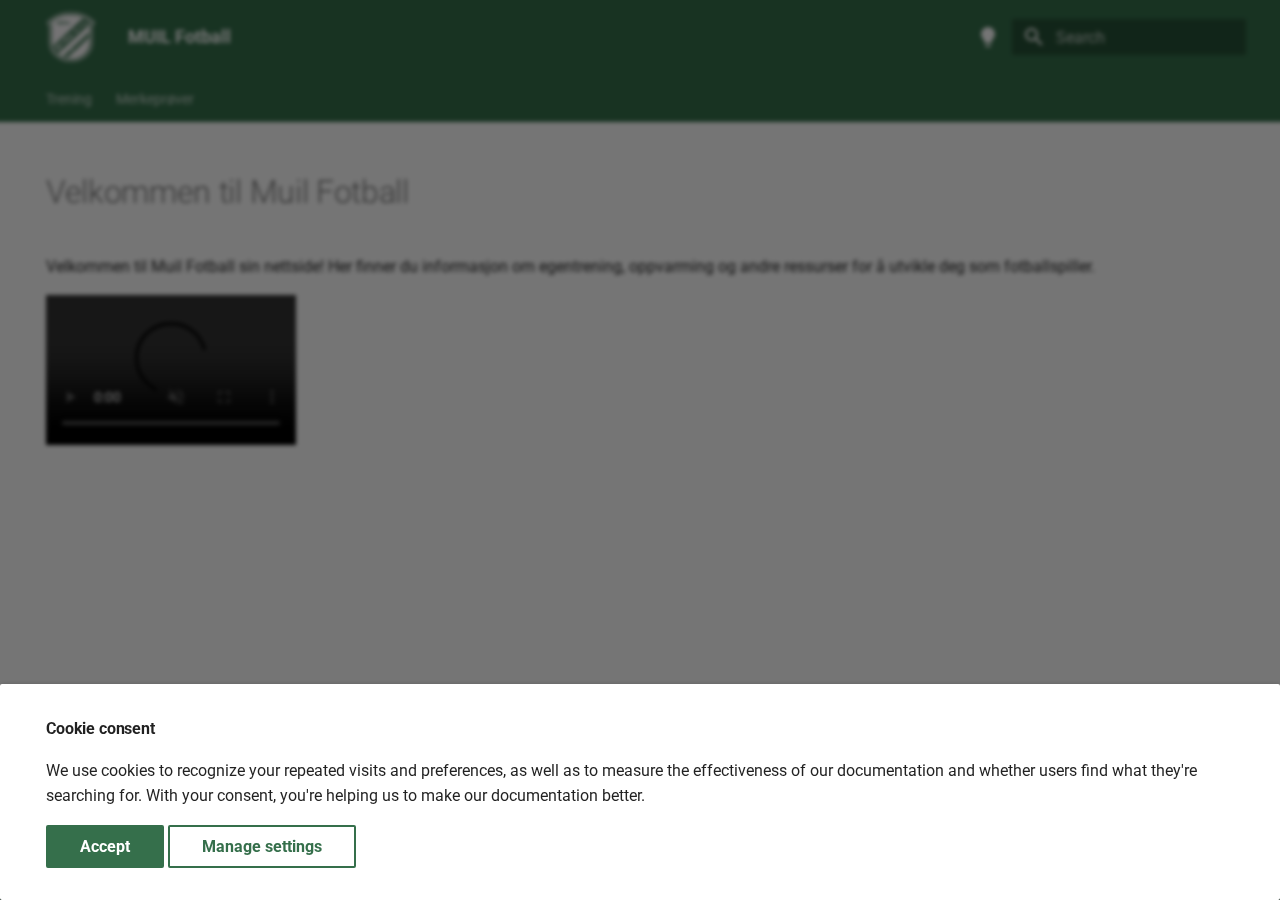
<file: index.html>
<!doctype html>
<html lang="en" class="no-js">
  <head>
    
      <meta charset="utf-8">
      <meta name="viewport" content="width=device-width,initial-scale=1">
      
        <meta name="description" content="Et webgrensesnitt for MUIL Fotball spillere for å få informasjon om selvutvikling.">
      
      
        <meta name="author" content="Lewi Lie Uberg">
      
      
        <link rel="canonical" href="https://lewiuberg.github.io/muil-fotball/">
      
      
      
      
      <link rel="icon" href="assets/img/logo/favicon.ico">
      <meta name="generator" content="mkdocs-1.6.1, mkdocs-material-9.6.11">
    
    
      
        <title>MUIL Fotball</title>
      
    
    
      <link rel="stylesheet" href="assets/stylesheets/main.4af4bdda.min.css">
      
        
        <link rel="stylesheet" href="assets/stylesheets/palette.06af60db.min.css">
      
      


    
    
      
    
    
      
        
        
        <link rel="preconnect" href="https://fonts.gstatic.com" crossorigin>
        <link rel="stylesheet" href="https://fonts.googleapis.com/css?family=Roboto:300,300i,400,400i,700,700i%7CRoboto+Mono:400,400i,700,700i&display=fallback">
        <style>:root{--md-text-font:"Roboto";--md-code-font:"Roboto Mono"}</style>
      
    
    
      <link rel="stylesheet" href="stylesheets/extra.css">
    
    <script>__md_scope=new URL(".",location),__md_hash=e=>[...e].reduce(((e,_)=>(e<<5)-e+_.charCodeAt(0)),0),__md_get=(e,_=localStorage,t=__md_scope)=>JSON.parse(_.getItem(t.pathname+"."+e)),__md_set=(e,_,t=localStorage,a=__md_scope)=>{try{t.setItem(a.pathname+"."+e,JSON.stringify(_))}catch(e){}}</script>
    
      
  


  
  

<script id="__analytics">function __md_analytics(){function e(){dataLayer.push(arguments)}window.dataLayer=window.dataLayer||[],e("js",new Date),e("config","G-X5TVX1RNG8"),document.addEventListener("DOMContentLoaded",(function(){document.forms.search&&document.forms.search.query.addEventListener("blur",(function(){this.value&&e("event","search",{search_term:this.value})}));document$.subscribe((function(){var t=document.forms.feedback;if(void 0!==t)for(var a of t.querySelectorAll("[type=submit]"))a.addEventListener("click",(function(a){a.preventDefault();var n=document.location.pathname,d=this.getAttribute("data-md-value");e("event","feedback",{page:n,data:d}),t.firstElementChild.disabled=!0;var r=t.querySelector(".md-feedback__note [data-md-value='"+d+"']");r&&(r.hidden=!1)})),t.hidden=!1})),location$.subscribe((function(t){e("config","G-X5TVX1RNG8",{page_path:t.pathname})}))}));var t=document.createElement("script");t.async=!0,t.src="https://www.googletagmanager.com/gtag/js?id=G-X5TVX1RNG8",document.getElementById("__analytics").insertAdjacentElement("afterEnd",t)}</script>
  
    <script>if("undefined"!=typeof __md_analytics){var consent=__md_get("__consent");consent&&consent.analytics&&__md_analytics()}</script>
  

    
    
      
        <meta  property="og:type"  content="website" >
      
        <meta  property="og:title"  content="MUIL Fotball" >
      
        <meta  property="og:description"  content="Et webgrensesnitt for MUIL Fotball spillere for å få informasjon om selvutvikling." >
      
        <meta  property="og:image"  content="https://lewiuberg.github.io/muil-fotball/assets/images/social/index.png" >
      
        <meta  property="og:image:type"  content="image/png" >
      
        <meta  property="og:image:width"  content="1200" >
      
        <meta  property="og:image:height"  content="630" >
      
        <meta  property="og:url"  content="https://lewiuberg.github.io/muil-fotball/" >
      
        <meta  name="twitter:card"  content="summary_large_image" >
      
        <meta  name="twitter:title"  content="MUIL Fotball" >
      
        <meta  name="twitter:description"  content="Et webgrensesnitt for MUIL Fotball spillere for å få informasjon om selvutvikling." >
      
        <meta  name="twitter:image"  content="https://lewiuberg.github.io/muil-fotball/assets/images/social/index.png" >
      
    
    
  </head>
  
  
    
    
      
    
    
    
    
    <body dir="ltr" data-md-color-scheme="default" data-md-color-primary="custom" data-md-color-accent="custom">
  
    
    <input class="md-toggle" data-md-toggle="drawer" type="checkbox" id="__drawer" autocomplete="off">
    <input class="md-toggle" data-md-toggle="search" type="checkbox" id="__search" autocomplete="off">
    <label class="md-overlay" for="__drawer"></label>
    <div data-md-component="skip">
      
        
        <a href="#velkommen-til-muil-fotball" class="md-skip">
          Skip to content
        </a>
      
    </div>
    <div data-md-component="announce">
      
    </div>
    
    
      

<header class="md-header" data-md-component="header">
  <nav class="md-header__inner md-grid" aria-label="Header">
    <a href="." title="MUIL Fotball" class="md-header__button md-logo" aria-label="MUIL Fotball" data-md-component="logo">
      
  <img src="assets/img/logo/logo_white.png" alt="logo">

    </a>
    <label class="md-header__button md-icon" for="__drawer">
      
      <svg xmlns="http://www.w3.org/2000/svg" viewBox="0 0 24 24"><path d="M3 6h18v2H3zm0 5h18v2H3zm0 5h18v2H3z"/></svg>
    </label>
    <div class="md-header__title" data-md-component="header-title">
      <div class="md-header__ellipsis">
        <div class="md-header__topic">
          <span class="md-ellipsis">
            MUIL Fotball
          </span>
        </div>
        <div class="md-header__topic" data-md-component="header-topic">
          <span class="md-ellipsis">
            
              Velkommen til Muil Fotball
            
          </span>
        </div>
      </div>
    </div>
    
      
        <form class="md-header__option" data-md-component="palette">
  
    
    
    
    <input class="md-option" data-md-color-media="" data-md-color-scheme="default" data-md-color-primary="custom" data-md-color-accent="custom"  aria-label="Switch to dark mode"  type="radio" name="__palette" id="__palette_0">
    
      <label class="md-header__button md-icon" title="Switch to dark mode" for="__palette_1" hidden>
        <svg xmlns="http://www.w3.org/2000/svg" viewBox="0 0 24 24"><path d="M12 2a7 7 0 0 0-7 7c0 2.38 1.19 4.47 3 5.74V17a1 1 0 0 0 1 1h6a1 1 0 0 0 1-1v-2.26c1.81-1.27 3-3.36 3-5.74a7 7 0 0 0-7-7M9 21a1 1 0 0 0 1 1h4a1 1 0 0 0 1-1v-1H9z"/></svg>
      </label>
    
  
    
    
    
    <input class="md-option" data-md-color-media="" data-md-color-scheme="slate" data-md-color-primary="custom" data-md-color-accent="custom"  aria-label="Switch to light mode"  type="radio" name="__palette" id="__palette_1">
    
      <label class="md-header__button md-icon" title="Switch to light mode" for="__palette_0" hidden>
        <svg xmlns="http://www.w3.org/2000/svg" viewBox="0 0 24 24"><path d="M12 2a7 7 0 0 1 7 7c0 2.38-1.19 4.47-3 5.74V17a1 1 0 0 1-1 1H9a1 1 0 0 1-1-1v-2.26C6.19 13.47 5 11.38 5 9a7 7 0 0 1 7-7M9 21v-1h6v1a1 1 0 0 1-1 1h-4a1 1 0 0 1-1-1m3-17a5 5 0 0 0-5 5c0 2.05 1.23 3.81 3 4.58V16h4v-2.42c1.77-.77 3-2.53 3-4.58a5 5 0 0 0-5-5"/></svg>
      </label>
    
  
</form>
      
    
    
      <script>var palette=__md_get("__palette");if(palette&&palette.color){if("(prefers-color-scheme)"===palette.color.media){var media=matchMedia("(prefers-color-scheme: light)"),input=document.querySelector(media.matches?"[data-md-color-media='(prefers-color-scheme: light)']":"[data-md-color-media='(prefers-color-scheme: dark)']");palette.color.media=input.getAttribute("data-md-color-media"),palette.color.scheme=input.getAttribute("data-md-color-scheme"),palette.color.primary=input.getAttribute("data-md-color-primary"),palette.color.accent=input.getAttribute("data-md-color-accent")}for(var[key,value]of Object.entries(palette.color))document.body.setAttribute("data-md-color-"+key,value)}</script>
    
    
    
      
      
        <label class="md-header__button md-icon" for="__search">
          
          <svg xmlns="http://www.w3.org/2000/svg" viewBox="0 0 24 24"><path d="M9.5 3A6.5 6.5 0 0 1 16 9.5c0 1.61-.59 3.09-1.56 4.23l.27.27h.79l5 5-1.5 1.5-5-5v-.79l-.27-.27A6.52 6.52 0 0 1 9.5 16 6.5 6.5 0 0 1 3 9.5 6.5 6.5 0 0 1 9.5 3m0 2C7 5 5 7 5 9.5S7 14 9.5 14 14 12 14 9.5 12 5 9.5 5"/></svg>
        </label>
        <div class="md-search" data-md-component="search" role="dialog">
  <label class="md-search__overlay" for="__search"></label>
  <div class="md-search__inner" role="search">
    <form class="md-search__form" name="search">
      <input type="text" class="md-search__input" name="query" aria-label="Search" placeholder="Search" autocapitalize="off" autocorrect="off" autocomplete="off" spellcheck="false" data-md-component="search-query" required>
      <label class="md-search__icon md-icon" for="__search">
        
        <svg xmlns="http://www.w3.org/2000/svg" viewBox="0 0 24 24"><path d="M9.5 3A6.5 6.5 0 0 1 16 9.5c0 1.61-.59 3.09-1.56 4.23l.27.27h.79l5 5-1.5 1.5-5-5v-.79l-.27-.27A6.52 6.52 0 0 1 9.5 16 6.5 6.5 0 0 1 3 9.5 6.5 6.5 0 0 1 9.5 3m0 2C7 5 5 7 5 9.5S7 14 9.5 14 14 12 14 9.5 12 5 9.5 5"/></svg>
        
        <svg xmlns="http://www.w3.org/2000/svg" viewBox="0 0 24 24"><path d="M20 11v2H8l5.5 5.5-1.42 1.42L4.16 12l7.92-7.92L13.5 5.5 8 11z"/></svg>
      </label>
      <nav class="md-search__options" aria-label="Search">
        
          <a href="javascript:void(0)" class="md-search__icon md-icon" title="Share" aria-label="Share" data-clipboard data-clipboard-text="" data-md-component="search-share" tabindex="-1">
            
            <svg xmlns="http://www.w3.org/2000/svg" viewBox="0 0 24 24"><path d="M18 16.08c-.76 0-1.44.3-1.96.77L8.91 12.7c.05-.23.09-.46.09-.7s-.04-.47-.09-.7l7.05-4.11c.54.5 1.25.81 2.04.81a3 3 0 0 0 3-3 3 3 0 0 0-3-3 3 3 0 0 0-3 3c0 .24.04.47.09.7L8.04 9.81C7.5 9.31 6.79 9 6 9a3 3 0 0 0-3 3 3 3 0 0 0 3 3c.79 0 1.5-.31 2.04-.81l7.12 4.15c-.05.21-.08.43-.08.66 0 1.61 1.31 2.91 2.92 2.91s2.92-1.3 2.92-2.91A2.92 2.92 0 0 0 18 16.08"/></svg>
          </a>
        
        <button type="reset" class="md-search__icon md-icon" title="Clear" aria-label="Clear" tabindex="-1">
          
          <svg xmlns="http://www.w3.org/2000/svg" viewBox="0 0 24 24"><path d="M19 6.41 17.59 5 12 10.59 6.41 5 5 6.41 10.59 12 5 17.59 6.41 19 12 13.41 17.59 19 19 17.59 13.41 12z"/></svg>
        </button>
      </nav>
      
        <div class="md-search__suggest" data-md-component="search-suggest"></div>
      
    </form>
    <div class="md-search__output">
      <div class="md-search__scrollwrap" tabindex="0" data-md-scrollfix>
        <div class="md-search-result" data-md-component="search-result">
          <div class="md-search-result__meta">
            Initializing search
          </div>
          <ol class="md-search-result__list" role="presentation"></ol>
        </div>
      </div>
    </div>
  </div>
</div>
      
    
    
  </nav>
  
</header>
    
    <div class="md-container" data-md-component="container">
      
      
        
          
            
<nav class="md-tabs" aria-label="Tabs" data-md-component="tabs">
  <div class="md-grid">
    <ul class="md-tabs__list">
      
        
  
  
  
  
    
    
      <li class="md-tabs__item">
        <a href="trening/oppvarming/" class="md-tabs__link">
          
  
  
    
  
  Trening

        </a>
      </li>
    
  

      
        
  
  
  
  
    
    
      <li class="md-tabs__item">
        <a href="merkepr%C3%B8ver/" class="md-tabs__link">
          
  
  
    
  
  Merkeprøver

        </a>
      </li>
    
  

      
    </ul>
  </div>
</nav>
          
        
      
      <main class="md-main" data-md-component="main">
        <div class="md-main__inner md-grid">
          
            
              
                
              
              <div class="md-sidebar md-sidebar--primary" data-md-component="sidebar" data-md-type="navigation" hidden>
                <div class="md-sidebar__scrollwrap">
                  <div class="md-sidebar__inner">
                    


  


  

<nav class="md-nav md-nav--primary md-nav--lifted md-nav--integrated" aria-label="Navigation" data-md-level="0">
  <label class="md-nav__title" for="__drawer">
    <a href="." title="MUIL Fotball" class="md-nav__button md-logo" aria-label="MUIL Fotball" data-md-component="logo">
      
  <img src="assets/img/logo/logo_white.png" alt="logo">

    </a>
    MUIL Fotball
  </label>
  
  <ul class="md-nav__list" data-md-scrollfix>
    
      
      
  
  
  
  
    
    
      
        
      
        
      
        
      
    
    
    
      
      
    
    
    <li class="md-nav__item md-nav__item--nested">
      
        
        
        <input class="md-nav__toggle md-toggle " type="checkbox" id="__nav_1" >
        
          
          <label class="md-nav__link" for="__nav_1" id="__nav_1_label" tabindex="0">
            
  
  
  <span class="md-ellipsis">
    Trening
    
  </span>
  

            <span class="md-nav__icon md-icon"></span>
          </label>
        
        <nav class="md-nav" data-md-level="1" aria-labelledby="__nav_1_label" aria-expanded="false">
          <label class="md-nav__title" for="__nav_1">
            <span class="md-nav__icon md-icon"></span>
            Trening
          </label>
          <ul class="md-nav__list" data-md-scrollfix>
            
              
                
  
  
  
  
    <li class="md-nav__item">
      <a href="trening/oppvarming/" class="md-nav__link">
        
  
  
  <span class="md-ellipsis">
    Oppvarming
    
  </span>
  

      </a>
    </li>
  

              
            
              
                
  
  
  
  
    <li class="md-nav__item">
      <a href="trening/egentrening/" class="md-nav__link">
        
  
  
  <span class="md-ellipsis">
    Egentrening
    
  </span>
  

      </a>
    </li>
  

              
            
              
                
  
  
  
  
    <li class="md-nav__item">
      <a href="trening/treningsplan/" class="md-nav__link">
        
  
  
  <span class="md-ellipsis">
    Treningsplan
    
  </span>
  

      </a>
    </li>
  

              
            
          </ul>
        </nav>
      
    </li>
  

    
      
      
  
  
  
  
    
    
      
        
          
        
      
    
    
    
      
      
    
    
    <li class="md-nav__item md-nav__item--nested">
      
        
        
        <input class="md-nav__toggle md-toggle " type="checkbox" id="__nav_2" >
        
          
          <div class="md-nav__link md-nav__container">
            <a href="merkepr%C3%B8ver/" class="md-nav__link ">
              
  
  
  <span class="md-ellipsis">
    Merkeprøver
    
  </span>
  

            </a>
            
          </div>
        
        <nav class="md-nav" data-md-level="1" aria-labelledby="__nav_2_label" aria-expanded="false">
          <label class="md-nav__title" for="__nav_2">
            <span class="md-nav__icon md-icon"></span>
            Merkeprøver
          </label>
          <ul class="md-nav__list" data-md-scrollfix>
            
              
            
          </ul>
        </nav>
      
    </li>
  

    
  </ul>
</nav>
                  </div>
                </div>
              </div>
            
            
          
          
            <div class="md-content" data-md-component="content">
              <article class="md-content__inner md-typeset">
                
                  
  



  
  


<h1 id="velkommen-til-muil-fotball">Velkommen til Muil Fotball<a class="headerlink" href="#velkommen-til-muil-fotball" title="Anchor link to this section for reference">&para;</a></h1>
<p>Velkommen til Muil Fotball sin nettside! Her finner du informasjon om egentrening, oppvarming og andre ressurser for å utvikle deg som fotballspiller.</p>
<video autoplay loop muted controls width="250">
  <source src="https://github.com/lewiuberg/muil-fotball/blob/master/docs/assets/videos/navigering.mp4?raw=true" type="video/mp4">
  Din nettleser støtter dessverre ikke video.
</video>







  
  



  


  
    
  



                
              </article>
            </div>
          
          
  <script>var tabs=__md_get("__tabs");if(Array.isArray(tabs))e:for(var set of document.querySelectorAll(".tabbed-set")){var labels=set.querySelector(".tabbed-labels");for(var tab of tabs)for(var label of labels.getElementsByTagName("label"))if(label.innerText.trim()===tab){var input=document.getElementById(label.htmlFor);input.checked=!0;continue e}}</script>

<script>var target=document.getElementById(location.hash.slice(1));target&&target.name&&(target.checked=target.name.startsWith("__tabbed_"))</script>
        </div>
        
          <button type="button" class="md-top md-icon" data-md-component="top" hidden>
  
  <svg xmlns="http://www.w3.org/2000/svg" viewBox="0 0 24 24"><path d="M13 20h-2V8l-5.5 5.5-1.42-1.42L12 4.16l7.92 7.92-1.42 1.42L13 8z"/></svg>
  Back to top
</button>
        
      </main>
      
        <footer class="md-footer">
  
  <div class="md-footer-meta md-typeset">
    <div class="md-footer-meta__inner md-grid">
      <div class="md-copyright">
  
    <div class="md-copyright__highlight">
      Copyright &copy; 2025 - 2025 Lewi Lie Uberg – <a href="#__consent">Change cookie settings</a>

    </div>
  
  
</div>
      
        <div class="md-social">
  
    
    
    
    
    <a href="https://uberg.me" target="_blank" rel="noopener" title="Author website" class="md-social__link">
      <svg xmlns="http://www.w3.org/2000/svg" viewBox="0 0 640 512"><!--! Font Awesome Free 6.7.2 by @fontawesome - https://fontawesome.com License - https://fontawesome.com/license/free (Icons: CC BY 4.0, Fonts: SIL OFL 1.1, Code: MIT License) Copyright 2024 Fonticons, Inc.--><path d="M256 64h128v64H256zM240 0c-26.5 0-48 21.5-48 48v96c0 26.5 21.5 48 48 48h48v32H32c-17.7 0-32 14.3-32 32s14.3 32 32 32h96v32H80c-26.5 0-48 21.5-48 48v96c0 26.5 21.5 48 48 48h160c26.5 0 48-21.5 48-48v-96c0-26.5-21.5-48-48-48h-48v-32h256v32h-48c-26.5 0-48 21.5-48 48v96c0 26.5 21.5 48 48 48h160c26.5 0 48-21.5 48-48v-96c0-26.5-21.5-48-48-48h-48v-32h96c17.7 0 32-14.3 32-32s-14.3-32-32-32H352v-32h48c26.5 0 48-21.5 48-48V48c0-26.5-21.5-48-48-48zM96 448v-64h128v64zm320-64h128v64H416z"/></svg>
    </a>
  
    
    
    
    
    <a href="https://www.linkedin.com/in/lewiuberg/" target="_blank" rel="noopener" title="Author on LinkedIn" class="md-social__link">
      <svg xmlns="http://www.w3.org/2000/svg" viewBox="0 0 448 512"><!--! Font Awesome Free 6.7.2 by @fontawesome - https://fontawesome.com License - https://fontawesome.com/license/free (Icons: CC BY 4.0, Fonts: SIL OFL 1.1, Code: MIT License) Copyright 2024 Fonticons, Inc.--><path d="M416 32H31.9C14.3 32 0 46.5 0 64.3v383.4C0 465.5 14.3 480 31.9 480H416c17.6 0 32-14.5 32-32.3V64.3c0-17.8-14.4-32.3-32-32.3M135.4 416H69V202.2h66.5V416zm-33.2-243c-21.3 0-38.5-17.3-38.5-38.5S80.9 96 102.2 96c21.2 0 38.5 17.3 38.5 38.5 0 21.3-17.2 38.5-38.5 38.5m282.1 243h-66.4V312c0-24.8-.5-56.7-34.5-56.7-34.6 0-39.9 27-39.9 54.9V416h-66.4V202.2h63.7v29.2h.9c8.9-16.8 30.6-34.5 62.9-34.5 67.2 0 79.7 44.3 79.7 101.9z"/></svg>
    </a>
  
    
    
    
    
    <a href="https://github.com/lewiuberg" target="_blank" rel="noopener" title="Author on GitHub" class="md-social__link">
      <svg xmlns="http://www.w3.org/2000/svg" viewBox="0 0 496 512"><!--! Font Awesome Free 6.7.2 by @fontawesome - https://fontawesome.com License - https://fontawesome.com/license/free (Icons: CC BY 4.0, Fonts: SIL OFL 1.1, Code: MIT License) Copyright 2024 Fonticons, Inc.--><path d="M165.9 397.4c0 2-2.3 3.6-5.2 3.6-3.3.3-5.6-1.3-5.6-3.6 0-2 2.3-3.6 5.2-3.6 3-.3 5.6 1.3 5.6 3.6m-31.1-4.5c-.7 2 1.3 4.3 4.3 4.9 2.6 1 5.6 0 6.2-2s-1.3-4.3-4.3-5.2c-2.6-.7-5.5.3-6.2 2.3m44.2-1.7c-2.9.7-4.9 2.6-4.6 4.9.3 2 2.9 3.3 5.9 2.6 2.9-.7 4.9-2.6 4.6-4.6-.3-1.9-3-3.2-5.9-2.9M244.8 8C106.1 8 0 113.3 0 252c0 110.9 69.8 205.8 169.5 239.2 12.8 2.3 17.3-5.6 17.3-12.1 0-6.2-.3-40.4-.3-61.4 0 0-70 15-84.7-29.8 0 0-11.4-29.1-27.8-36.6 0 0-22.9-15.7 1.6-15.4 0 0 24.9 2 38.6 25.8 21.9 38.6 58.6 27.5 72.9 20.9 2.3-16 8.8-27.1 16-33.7-55.9-6.2-112.3-14.3-112.3-110.5 0-27.5 7.6-41.3 23.6-58.9-2.6-6.5-11.1-33.3 2.6-67.9 20.9-6.5 69 27 69 27 20-5.6 41.5-8.5 62.8-8.5s42.8 2.9 62.8 8.5c0 0 48.1-33.6 69-27 13.7 34.7 5.2 61.4 2.6 67.9 16 17.7 25.8 31.5 25.8 58.9 0 96.5-58.9 104.2-114.8 110.5 9.2 7.9 17 22.9 17 46.4 0 33.7-.3 75.4-.3 83.6 0 6.5 4.6 14.4 17.3 12.1C428.2 457.8 496 362.9 496 252 496 113.3 383.5 8 244.8 8M97.2 352.9c-1.3 1-1 3.3.7 5.2 1.6 1.6 3.9 2.3 5.2 1 1.3-1 1-3.3-.7-5.2-1.6-1.6-3.9-2.3-5.2-1m-10.8-8.1c-.7 1.3.3 2.9 2.3 3.9 1.6 1 3.6.7 4.3-.7.7-1.3-.3-2.9-2.3-3.9-2-.6-3.6-.3-4.3.7m32.4 35.6c-1.6 1.3-1 4.3 1.3 6.2 2.3 2.3 5.2 2.6 6.5 1 1.3-1.3.7-4.3-1.3-6.2-2.2-2.3-5.2-2.6-6.5-1m-11.4-14.7c-1.6 1-1.6 3.6 0 5.9s4.3 3.3 5.6 2.3c1.6-1.3 1.6-3.9 0-6.2-1.4-2.3-4-3.3-5.6-2"/></svg>
    </a>
  
    
    
    
    
    <a href="https://lewiuberg.medium.com" target="_blank" rel="noopener" title="Author on Medium" class="md-social__link">
      <svg xmlns="http://www.w3.org/2000/svg" viewBox="0 0 640 512"><!--! Font Awesome Free 6.7.2 by @fontawesome - https://fontawesome.com License - https://fontawesome.com/license/free (Icons: CC BY 4.0, Fonts: SIL OFL 1.1, Code: MIT License) Copyright 2024 Fonticons, Inc.--><path d="M180.5 74.262C80.813 74.262 0 155.633 0 256s80.819 181.738 180.5 181.738S361 356.373 361 256 280.191 74.262 180.5 74.262m288.25 10.646c-49.845 0-90.245 76.619-90.245 171.095s40.406 171.1 90.251 171.1 90.251-76.619 90.251-171.1H559c0-94.503-40.4-171.095-90.248-171.095Zm139.506 17.821c-17.526 0-31.735 68.628-31.735 153.274s14.2 153.274 31.735 153.274S640 340.631 640 256c0-84.649-14.215-153.271-31.742-153.271Z"/></svg>
    </a>
  
    
    
    
    
    <a href="https://pypi.org/user/lewiuberg/" target="_blank" rel="noopener" title="Author on PyPI" class="md-social__link">
      <svg xmlns="http://www.w3.org/2000/svg" viewBox="0 0 448 512"><!--! Font Awesome Free 6.7.2 by @fontawesome - https://fontawesome.com License - https://fontawesome.com/license/free (Icons: CC BY 4.0, Fonts: SIL OFL 1.1, Code: MIT License) Copyright 2024 Fonticons, Inc.--><path d="M439.8 200.5c-7.7-30.9-22.3-54.2-53.4-54.2h-40.1v47.4c0 36.8-31.2 67.8-66.8 67.8H172.7c-29.2 0-53.4 25-53.4 54.3v101.8c0 29 25.2 46 53.4 54.3 33.8 9.9 66.3 11.7 106.8 0 26.9-7.8 53.4-23.5 53.4-54.3v-40.7H226.2v-13.6h160.2c31.1 0 42.6-21.7 53.4-54.2 11.2-33.5 10.7-65.7 0-108.6M286.2 404c11.1 0 20.1 9.1 20.1 20.3 0 11.3-9 20.4-20.1 20.4-11 0-20.1-9.2-20.1-20.4.1-11.3 9.1-20.3 20.1-20.3M167.8 248.1h106.8c29.7 0 53.4-24.5 53.4-54.3V91.9c0-29-24.4-50.7-53.4-55.6-35.8-5.9-74.7-5.6-106.8.1-45.2 8-53.4 24.7-53.4 55.6v40.7h106.9v13.6h-147c-31.1 0-58.3 18.7-66.8 54.2-9.8 40.7-10.2 66.1 0 108.6 7.6 31.6 25.7 54.2 56.8 54.2H101v-48.8c0-35.3 30.5-66.4 66.8-66.4m-6.7-142.6c-11.1 0-20.1-9.1-20.1-20.3.1-11.3 9-20.4 20.1-20.4 11 0 20.1 9.2 20.1 20.4s-9 20.3-20.1 20.3"/></svg>
    </a>
  
    
    
    
    
    <a href="https://stackoverflow.com/users/10685529/lewi-uberg" target="_blank" rel="noopener" title="Author on Stack Overflow" class="md-social__link">
      <svg xmlns="http://www.w3.org/2000/svg" viewBox="0 0 384 512"><!--! Font Awesome Free 6.7.2 by @fontawesome - https://fontawesome.com License - https://fontawesome.com/license/free (Icons: CC BY 4.0, Fonts: SIL OFL 1.1, Code: MIT License) Copyright 2024 Fonticons, Inc.--><path d="M290.7 311 95 269.7 86.8 309l195.7 41zm51-87L188.2 95.7l-25.5 30.8 153.5 128.3zm-31.2 39.7L129.2 179l-16.7 36.5L293.7 300zM262 32l-32 24 119.3 160.3 32-24zm20.5 328h-200v39.7h200zm39.7 80H42.7V320h-40v160h359.5V320h-40z"/></svg>
    </a>
  
</div>
      
    </div>
  </div>
</footer>
      
    </div>
    <div class="md-dialog" data-md-component="dialog">
      <div class="md-dialog__inner md-typeset"></div>
    </div>
    
    
      <div class="md-consent" data-md-component="consent" id="__consent" hidden>
        <div class="md-consent__overlay"></div>
        <aside class="md-consent__inner">
          <form class="md-consent__form md-grid md-typeset" name="consent">
            



<h4>Cookie consent</h4>
<p>We use cookies to recognize your repeated visits and preferences, as well as to measure the effectiveness of our documentation and whether users find what they're searching for. With your consent, you're helping us to make our documentation better.</p>
<input class="md-toggle" type="checkbox" id="__settings" >
<div class="md-consent__settings">
  <ul class="task-list">
    
    
      
        
  
  
    
    
  
  <li class="task-list-item">
    <label class="task-list-control">
      <input type="checkbox" name="analytics" checked>
      <span class="task-list-indicator"></span>
      Google Analytics
    </label>
  </li>

      
    
    
      
    
    
  </ul>
</div>
<div class="md-consent__controls">
  
    
      <button class="md-button md-button--primary">Accept</button>
    
    
    
  
    
    
    
      <label class="md-button" for="__settings">Manage settings</label>
    
  
</div>
          </form>
        </aside>
      </div>
      <script>var consent=__md_get("__consent");if(consent)for(var input of document.forms.consent.elements)input.name&&(input.checked=consent[input.name]||!1);else"file:"!==location.protocol&&setTimeout((function(){document.querySelector("[data-md-component=consent]").hidden=!1}),250);var form=document.forms.consent;for(var action of["submit","reset"])form.addEventListener(action,(function(e){if(e.preventDefault(),"reset"===e.type)for(var n of document.forms.consent.elements)n.name&&(n.checked=!1);__md_set("__consent",Object.fromEntries(Array.from(new FormData(form).keys()).map((function(e){return[e,!0]})))),location.hash="",location.reload()}))</script>
    
    
      
      <script id="__config" type="application/json">{"base": ".", "features": ["search.suggest", "search.highlight", "search.share", "toc.integrate", "content.tabs.link", "navigation.top", "navigation.indexes", "navigation.tabs"], "search": "assets/javascripts/workers/search.f8cc74c7.min.js", "tags": null, "translations": {"clipboard.copied": "Copied to clipboard", "clipboard.copy": "Copy to clipboard", "search.result.more.one": "1 more on this page", "search.result.more.other": "# more on this page", "search.result.none": "No matching documents", "search.result.one": "1 matching document", "search.result.other": "# matching documents", "search.result.placeholder": "Type to start searching", "search.result.term.missing": "Missing", "select.version": "Select version"}, "version": null}</script>
    
    
      <script src="assets/javascripts/bundle.c8b220af.min.js"></script>
      
    
  </body>
</html>
</file>
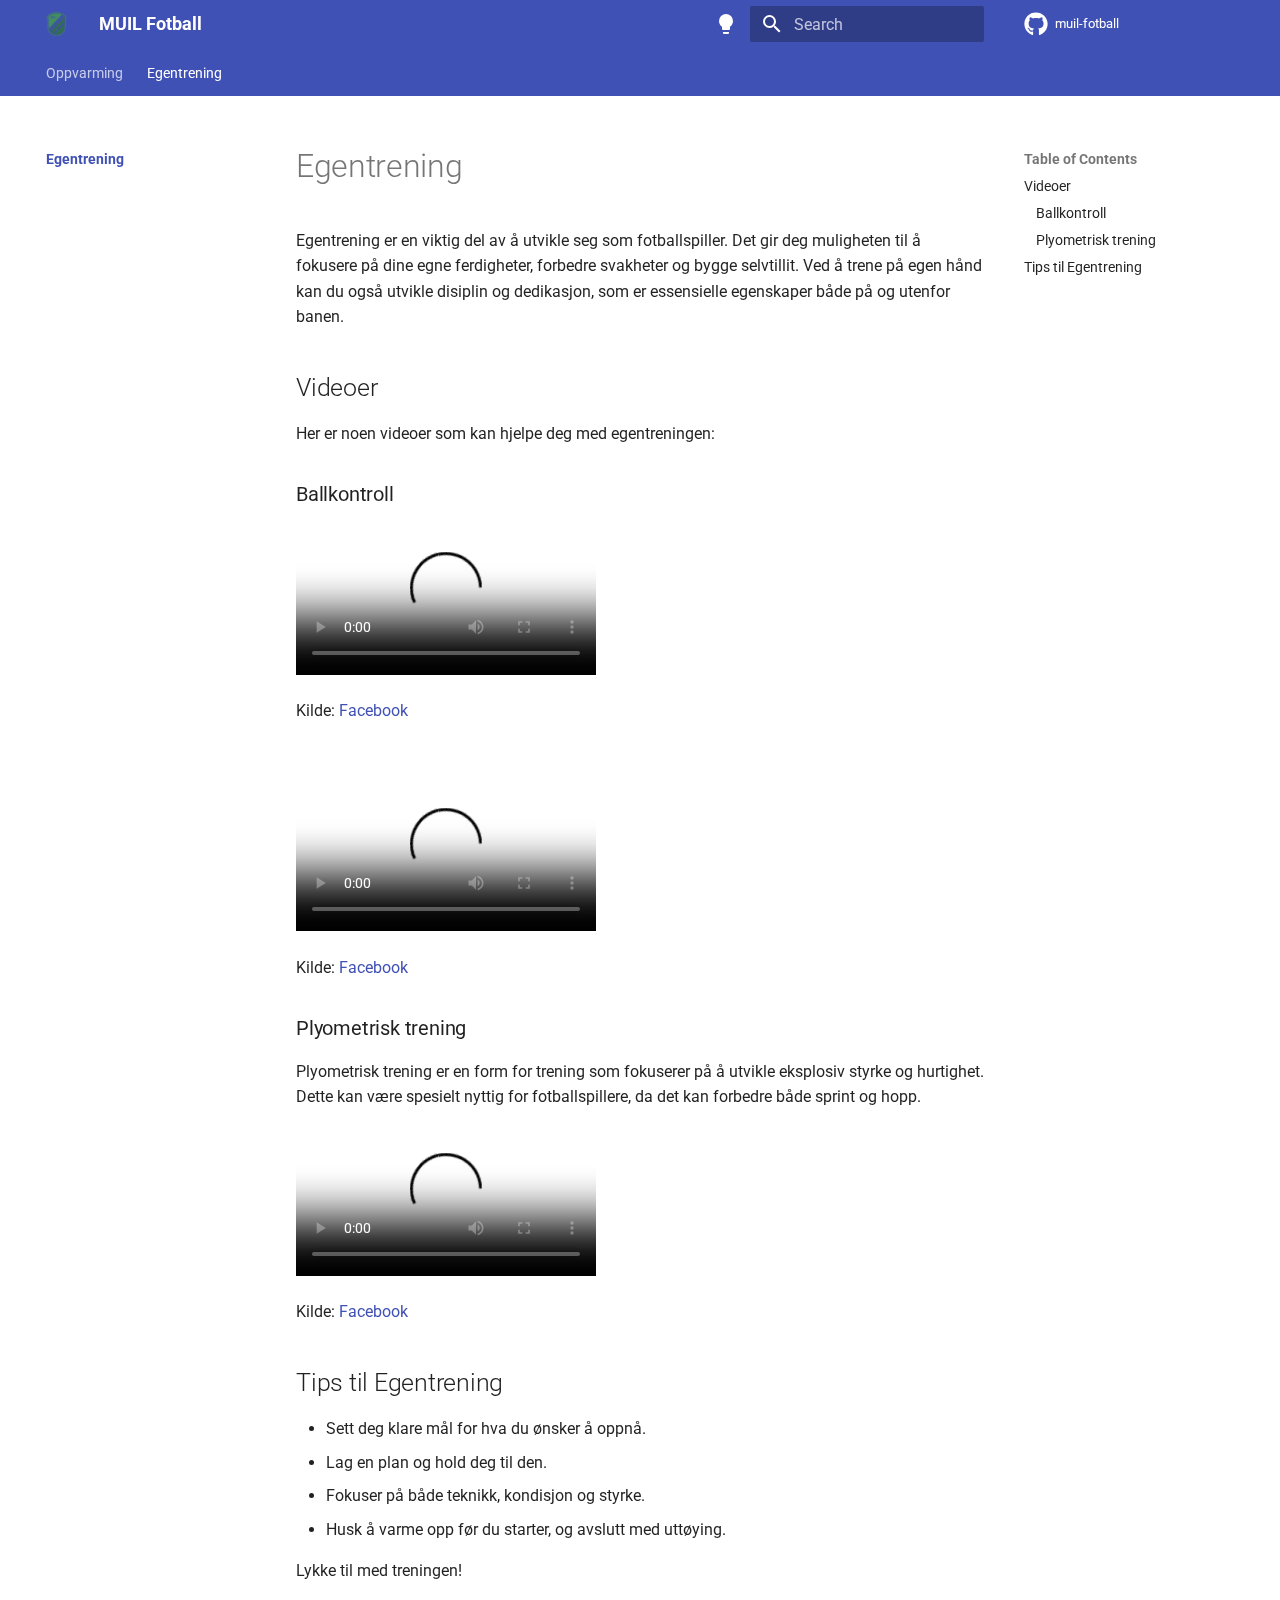
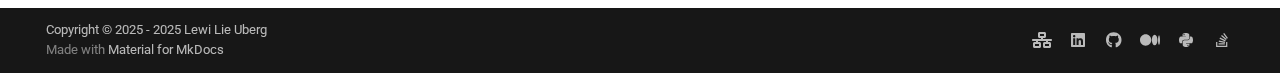
<file: egentrening/index.html>
<!doctype html>
<html lang="en" class="no-js">
  <head>
    
      <meta charset="utf-8">
      <meta name="viewport" content="width=device-width,initial-scale=1">
      
        <meta name="description" content="A web interface for MUIL Fotball players to get information about self development.">
      
      
      
        <link rel="canonical" href="https://lewiuberg.github.io/muil-fotball/egentrening/">
      
      
        <link rel="prev" href="../oppvarming/">
      
      
      
      <link rel="icon" href="../assets/img/favicon.ico">
      <meta name="generator" content="mkdocs-1.6.1, mkdocs-material-9.6.11">
    
    
      
        <title>Egentrening - MUIL Fotball</title>
      
    
    
      <link rel="stylesheet" href="../assets/stylesheets/main.4af4bdda.min.css">
      
        
        <link rel="stylesheet" href="../assets/stylesheets/palette.06af60db.min.css">
      
      


    
    
      
    
    
      
        
        
        <link rel="preconnect" href="https://fonts.gstatic.com" crossorigin>
        <link rel="stylesheet" href="https://fonts.googleapis.com/css?family=Roboto:300,300i,400,400i,700,700i%7CRoboto+Mono:400,400i,700,700i&display=fallback">
        <style>:root{--md-text-font:"Roboto";--md-code-font:"Roboto Mono"}</style>
      
    
    
    <script>__md_scope=new URL("..",location),__md_hash=e=>[...e].reduce(((e,_)=>(e<<5)-e+_.charCodeAt(0)),0),__md_get=(e,_=localStorage,t=__md_scope)=>JSON.parse(_.getItem(t.pathname+"."+e)),__md_set=(e,_,t=localStorage,a=__md_scope)=>{try{t.setItem(a.pathname+"."+e,JSON.stringify(_))}catch(e){}}</script>
    
      

    
    
    
  </head>
  
  
    
    
      
    
    
    
    
    <body dir="ltr" data-md-color-scheme="default" data-md-color-primary="indigo" data-md-color-accent="deep-purple">
  
    
    <input class="md-toggle" data-md-toggle="drawer" type="checkbox" id="__drawer" autocomplete="off">
    <input class="md-toggle" data-md-toggle="search" type="checkbox" id="__search" autocomplete="off">
    <label class="md-overlay" for="__drawer"></label>
    <div data-md-component="skip">
      
        
        <a href="#egentrening" class="md-skip">
          Skip to content
        </a>
      
    </div>
    <div data-md-component="announce">
      
    </div>
    
    
      

<header class="md-header" data-md-component="header">
  <nav class="md-header__inner md-grid" aria-label="Header">
    <a href=".." title="MUIL Fotball" class="md-header__button md-logo" aria-label="MUIL Fotball" data-md-component="logo">
      
  <img src="../assets/img/logo.png" alt="logo">

    </a>
    <label class="md-header__button md-icon" for="__drawer">
      
      <svg xmlns="http://www.w3.org/2000/svg" viewBox="0 0 24 24"><path d="M3 6h18v2H3zm0 5h18v2H3zm0 5h18v2H3z"/></svg>
    </label>
    <div class="md-header__title" data-md-component="header-title">
      <div class="md-header__ellipsis">
        <div class="md-header__topic">
          <span class="md-ellipsis">
            MUIL Fotball
          </span>
        </div>
        <div class="md-header__topic" data-md-component="header-topic">
          <span class="md-ellipsis">
            
              Egentrening
            
          </span>
        </div>
      </div>
    </div>
    
      
        <form class="md-header__option" data-md-component="palette">
  
    
    
    
    <input class="md-option" data-md-color-media="" data-md-color-scheme="default" data-md-color-primary="indigo" data-md-color-accent="deep-purple"  aria-label="Switch to dark mode"  type="radio" name="__palette" id="__palette_0">
    
      <label class="md-header__button md-icon" title="Switch to dark mode" for="__palette_1" hidden>
        <svg xmlns="http://www.w3.org/2000/svg" viewBox="0 0 24 24"><path d="M12 2a7 7 0 0 0-7 7c0 2.38 1.19 4.47 3 5.74V17a1 1 0 0 0 1 1h6a1 1 0 0 0 1-1v-2.26c1.81-1.27 3-3.36 3-5.74a7 7 0 0 0-7-7M9 21a1 1 0 0 0 1 1h4a1 1 0 0 0 1-1v-1H9z"/></svg>
      </label>
    
  
    
    
    
    <input class="md-option" data-md-color-media="" data-md-color-scheme="slate" data-md-color-primary="indigo" data-md-color-accent="deep-purple"  aria-label="Switch to light mode"  type="radio" name="__palette" id="__palette_1">
    
      <label class="md-header__button md-icon" title="Switch to light mode" for="__palette_0" hidden>
        <svg xmlns="http://www.w3.org/2000/svg" viewBox="0 0 24 24"><path d="M12 2a7 7 0 0 1 7 7c0 2.38-1.19 4.47-3 5.74V17a1 1 0 0 1-1 1H9a1 1 0 0 1-1-1v-2.26C6.19 13.47 5 11.38 5 9a7 7 0 0 1 7-7M9 21v-1h6v1a1 1 0 0 1-1 1h-4a1 1 0 0 1-1-1m3-17a5 5 0 0 0-5 5c0 2.05 1.23 3.81 3 4.58V16h4v-2.42c1.77-.77 3-2.53 3-4.58a5 5 0 0 0-5-5"/></svg>
      </label>
    
  
</form>
      
    
    
      <script>var palette=__md_get("__palette");if(palette&&palette.color){if("(prefers-color-scheme)"===palette.color.media){var media=matchMedia("(prefers-color-scheme: light)"),input=document.querySelector(media.matches?"[data-md-color-media='(prefers-color-scheme: light)']":"[data-md-color-media='(prefers-color-scheme: dark)']");palette.color.media=input.getAttribute("data-md-color-media"),palette.color.scheme=input.getAttribute("data-md-color-scheme"),palette.color.primary=input.getAttribute("data-md-color-primary"),palette.color.accent=input.getAttribute("data-md-color-accent")}for(var[key,value]of Object.entries(palette.color))document.body.setAttribute("data-md-color-"+key,value)}</script>
    
    
    
      
      
        <label class="md-header__button md-icon" for="__search">
          
          <svg xmlns="http://www.w3.org/2000/svg" viewBox="0 0 24 24"><path d="M9.5 3A6.5 6.5 0 0 1 16 9.5c0 1.61-.59 3.09-1.56 4.23l.27.27h.79l5 5-1.5 1.5-5-5v-.79l-.27-.27A6.52 6.52 0 0 1 9.5 16 6.5 6.5 0 0 1 3 9.5 6.5 6.5 0 0 1 9.5 3m0 2C7 5 5 7 5 9.5S7 14 9.5 14 14 12 14 9.5 12 5 9.5 5"/></svg>
        </label>
        <div class="md-search" data-md-component="search" role="dialog">
  <label class="md-search__overlay" for="__search"></label>
  <div class="md-search__inner" role="search">
    <form class="md-search__form" name="search">
      <input type="text" class="md-search__input" name="query" aria-label="Search" placeholder="Search" autocapitalize="off" autocorrect="off" autocomplete="off" spellcheck="false" data-md-component="search-query" required>
      <label class="md-search__icon md-icon" for="__search">
        
        <svg xmlns="http://www.w3.org/2000/svg" viewBox="0 0 24 24"><path d="M9.5 3A6.5 6.5 0 0 1 16 9.5c0 1.61-.59 3.09-1.56 4.23l.27.27h.79l5 5-1.5 1.5-5-5v-.79l-.27-.27A6.52 6.52 0 0 1 9.5 16 6.5 6.5 0 0 1 3 9.5 6.5 6.5 0 0 1 9.5 3m0 2C7 5 5 7 5 9.5S7 14 9.5 14 14 12 14 9.5 12 5 9.5 5"/></svg>
        
        <svg xmlns="http://www.w3.org/2000/svg" viewBox="0 0 24 24"><path d="M20 11v2H8l5.5 5.5-1.42 1.42L4.16 12l7.92-7.92L13.5 5.5 8 11z"/></svg>
      </label>
      <nav class="md-search__options" aria-label="Search">
        
        <button type="reset" class="md-search__icon md-icon" title="Clear" aria-label="Clear" tabindex="-1">
          
          <svg xmlns="http://www.w3.org/2000/svg" viewBox="0 0 24 24"><path d="M19 6.41 17.59 5 12 10.59 6.41 5 5 6.41 10.59 12 5 17.59 6.41 19 12 13.41 17.59 19 19 17.59 13.41 12z"/></svg>
        </button>
      </nav>
      
        <div class="md-search__suggest" data-md-component="search-suggest"></div>
      
    </form>
    <div class="md-search__output">
      <div class="md-search__scrollwrap" tabindex="0" data-md-scrollfix>
        <div class="md-search-result" data-md-component="search-result">
          <div class="md-search-result__meta">
            Initializing search
          </div>
          <ol class="md-search-result__list" role="presentation"></ol>
        </div>
      </div>
    </div>
  </div>
</div>
      
    
    
      <div class="md-header__source">
        <a href="https://github.com/lewiuberg/muil-fotball" title="Go to repository" class="md-source" data-md-component="source">
  <div class="md-source__icon md-icon">
    
    <svg xmlns="http://www.w3.org/2000/svg" viewBox="0 0 496 512"><!--! Font Awesome Free 6.7.2 by @fontawesome - https://fontawesome.com License - https://fontawesome.com/license/free (Icons: CC BY 4.0, Fonts: SIL OFL 1.1, Code: MIT License) Copyright 2024 Fonticons, Inc.--><path d="M165.9 397.4c0 2-2.3 3.6-5.2 3.6-3.3.3-5.6-1.3-5.6-3.6 0-2 2.3-3.6 5.2-3.6 3-.3 5.6 1.3 5.6 3.6m-31.1-4.5c-.7 2 1.3 4.3 4.3 4.9 2.6 1 5.6 0 6.2-2s-1.3-4.3-4.3-5.2c-2.6-.7-5.5.3-6.2 2.3m44.2-1.7c-2.9.7-4.9 2.6-4.6 4.9.3 2 2.9 3.3 5.9 2.6 2.9-.7 4.9-2.6 4.6-4.6-.3-1.9-3-3.2-5.9-2.9M244.8 8C106.1 8 0 113.3 0 252c0 110.9 69.8 205.8 169.5 239.2 12.8 2.3 17.3-5.6 17.3-12.1 0-6.2-.3-40.4-.3-61.4 0 0-70 15-84.7-29.8 0 0-11.4-29.1-27.8-36.6 0 0-22.9-15.7 1.6-15.4 0 0 24.9 2 38.6 25.8 21.9 38.6 58.6 27.5 72.9 20.9 2.3-16 8.8-27.1 16-33.7-55.9-6.2-112.3-14.3-112.3-110.5 0-27.5 7.6-41.3 23.6-58.9-2.6-6.5-11.1-33.3 2.6-67.9 20.9-6.5 69 27 69 27 20-5.6 41.5-8.5 62.8-8.5s42.8 2.9 62.8 8.5c0 0 48.1-33.6 69-27 13.7 34.7 5.2 61.4 2.6 67.9 16 17.7 25.8 31.5 25.8 58.9 0 96.5-58.9 104.2-114.8 110.5 9.2 7.9 17 22.9 17 46.4 0 33.7-.3 75.4-.3 83.6 0 6.5 4.6 14.4 17.3 12.1C428.2 457.8 496 362.9 496 252 496 113.3 383.5 8 244.8 8M97.2 352.9c-1.3 1-1 3.3.7 5.2 1.6 1.6 3.9 2.3 5.2 1 1.3-1 1-3.3-.7-5.2-1.6-1.6-3.9-2.3-5.2-1m-10.8-8.1c-.7 1.3.3 2.9 2.3 3.9 1.6 1 3.6.7 4.3-.7.7-1.3-.3-2.9-2.3-3.9-2-.6-3.6-.3-4.3.7m32.4 35.6c-1.6 1.3-1 4.3 1.3 6.2 2.3 2.3 5.2 2.6 6.5 1 1.3-1.3.7-4.3-1.3-6.2-2.2-2.3-5.2-2.6-6.5-1m-11.4-14.7c-1.6 1-1.6 3.6 0 5.9s4.3 3.3 5.6 2.3c1.6-1.3 1.6-3.9 0-6.2-1.4-2.3-4-3.3-5.6-2"/></svg>
  </div>
  <div class="md-source__repository">
    muil-fotball
  </div>
</a>
      </div>
    
  </nav>
  
</header>
    
    <div class="md-container" data-md-component="container">
      
      
        
          
            
<nav class="md-tabs" aria-label="Tabs" data-md-component="tabs">
  <div class="md-grid">
    <ul class="md-tabs__list">
      
        
  
  
  
  
    
    
      <li class="md-tabs__item">
        <a href="../oppvarming/" class="md-tabs__link">
          
  
  
    
  
  Oppvarming

        </a>
      </li>
    
  

      
        
  
  
  
    
  
  
    
    
      <li class="md-tabs__item md-tabs__item--active">
        <a href="./" class="md-tabs__link">
          
  
  
    
  
  Egentrening

        </a>
      </li>
    
  

      
    </ul>
  </div>
</nav>
          
        
      
      <main class="md-main" data-md-component="main">
        <div class="md-main__inner md-grid">
          
            
              
              <div class="md-sidebar md-sidebar--primary" data-md-component="sidebar" data-md-type="navigation" >
                <div class="md-sidebar__scrollwrap">
                  <div class="md-sidebar__inner">
                    


  


<nav class="md-nav md-nav--primary md-nav--lifted" aria-label="Navigation" data-md-level="0">
  <label class="md-nav__title" for="__drawer">
    <a href=".." title="MUIL Fotball" class="md-nav__button md-logo" aria-label="MUIL Fotball" data-md-component="logo">
      
  <img src="../assets/img/logo.png" alt="logo">

    </a>
    MUIL Fotball
  </label>
  
    <div class="md-nav__source">
      <a href="https://github.com/lewiuberg/muil-fotball" title="Go to repository" class="md-source" data-md-component="source">
  <div class="md-source__icon md-icon">
    
    <svg xmlns="http://www.w3.org/2000/svg" viewBox="0 0 496 512"><!--! Font Awesome Free 6.7.2 by @fontawesome - https://fontawesome.com License - https://fontawesome.com/license/free (Icons: CC BY 4.0, Fonts: SIL OFL 1.1, Code: MIT License) Copyright 2024 Fonticons, Inc.--><path d="M165.9 397.4c0 2-2.3 3.6-5.2 3.6-3.3.3-5.6-1.3-5.6-3.6 0-2 2.3-3.6 5.2-3.6 3-.3 5.6 1.3 5.6 3.6m-31.1-4.5c-.7 2 1.3 4.3 4.3 4.9 2.6 1 5.6 0 6.2-2s-1.3-4.3-4.3-5.2c-2.6-.7-5.5.3-6.2 2.3m44.2-1.7c-2.9.7-4.9 2.6-4.6 4.9.3 2 2.9 3.3 5.9 2.6 2.9-.7 4.9-2.6 4.6-4.6-.3-1.9-3-3.2-5.9-2.9M244.8 8C106.1 8 0 113.3 0 252c0 110.9 69.8 205.8 169.5 239.2 12.8 2.3 17.3-5.6 17.3-12.1 0-6.2-.3-40.4-.3-61.4 0 0-70 15-84.7-29.8 0 0-11.4-29.1-27.8-36.6 0 0-22.9-15.7 1.6-15.4 0 0 24.9 2 38.6 25.8 21.9 38.6 58.6 27.5 72.9 20.9 2.3-16 8.8-27.1 16-33.7-55.9-6.2-112.3-14.3-112.3-110.5 0-27.5 7.6-41.3 23.6-58.9-2.6-6.5-11.1-33.3 2.6-67.9 20.9-6.5 69 27 69 27 20-5.6 41.5-8.5 62.8-8.5s42.8 2.9 62.8 8.5c0 0 48.1-33.6 69-27 13.7 34.7 5.2 61.4 2.6 67.9 16 17.7 25.8 31.5 25.8 58.9 0 96.5-58.9 104.2-114.8 110.5 9.2 7.9 17 22.9 17 46.4 0 33.7-.3 75.4-.3 83.6 0 6.5 4.6 14.4 17.3 12.1C428.2 457.8 496 362.9 496 252 496 113.3 383.5 8 244.8 8M97.2 352.9c-1.3 1-1 3.3.7 5.2 1.6 1.6 3.9 2.3 5.2 1 1.3-1 1-3.3-.7-5.2-1.6-1.6-3.9-2.3-5.2-1m-10.8-8.1c-.7 1.3.3 2.9 2.3 3.9 1.6 1 3.6.7 4.3-.7.7-1.3-.3-2.9-2.3-3.9-2-.6-3.6-.3-4.3.7m32.4 35.6c-1.6 1.3-1 4.3 1.3 6.2 2.3 2.3 5.2 2.6 6.5 1 1.3-1.3.7-4.3-1.3-6.2-2.2-2.3-5.2-2.6-6.5-1m-11.4-14.7c-1.6 1-1.6 3.6 0 5.9s4.3 3.3 5.6 2.3c1.6-1.3 1.6-3.9 0-6.2-1.4-2.3-4-3.3-5.6-2"/></svg>
  </div>
  <div class="md-source__repository">
    muil-fotball
  </div>
</a>
    </div>
  
  <ul class="md-nav__list" data-md-scrollfix>
    
      
      
  
  
  
  
    
    
      
        
          
        
      
    
    
    
      
      
    
    
    <li class="md-nav__item md-nav__item--nested">
      
        
        
        <input class="md-nav__toggle md-toggle " type="checkbox" id="__nav_1" >
        
          
          <div class="md-nav__link md-nav__container">
            <a href="../oppvarming/" class="md-nav__link ">
              
  
  
  <span class="md-ellipsis">
    Oppvarming
    
  </span>
  

            </a>
            
          </div>
        
        <nav class="md-nav" data-md-level="1" aria-labelledby="__nav_1_label" aria-expanded="false">
          <label class="md-nav__title" for="__nav_1">
            <span class="md-nav__icon md-icon"></span>
            Oppvarming
          </label>
          <ul class="md-nav__list" data-md-scrollfix>
            
              
            
          </ul>
        </nav>
      
    </li>
  

    
      
      
  
  
    
  
  
  
    
    
      
        
          
        
      
    
    
    
      
        
        
      
      
    
    
    <li class="md-nav__item md-nav__item--active md-nav__item--section md-nav__item--nested">
      
        
        
        <input class="md-nav__toggle md-toggle " type="checkbox" id="__nav_2" checked>
        
          
          <div class="md-nav__link md-nav__container">
            <a href="./" class="md-nav__link md-nav__link--active">
              
  
  
  <span class="md-ellipsis">
    Egentrening
    
  </span>
  

            </a>
            
          </div>
        
        <nav class="md-nav" data-md-level="1" aria-labelledby="__nav_2_label" aria-expanded="true">
          <label class="md-nav__title" for="__nav_2">
            <span class="md-nav__icon md-icon"></span>
            Egentrening
          </label>
          <ul class="md-nav__list" data-md-scrollfix>
            
              
            
          </ul>
        </nav>
      
    </li>
  

    
  </ul>
</nav>
                  </div>
                </div>
              </div>
            
            
              
              <div class="md-sidebar md-sidebar--secondary" data-md-component="sidebar" data-md-type="toc" >
                <div class="md-sidebar__scrollwrap">
                  <div class="md-sidebar__inner">
                    

  

<nav class="md-nav md-nav--secondary" aria-label="Table of Contents">
  
  
  
    
  
  
    <label class="md-nav__title" for="__toc">
      <span class="md-nav__icon md-icon"></span>
      Table of Contents
    </label>
    <ul class="md-nav__list" data-md-component="toc" data-md-scrollfix>
      
        <li class="md-nav__item">
  <a href="#videoer" class="md-nav__link">
    <span class="md-ellipsis">
      Videoer
    </span>
  </a>
  
    <nav class="md-nav" aria-label="Videoer">
      <ul class="md-nav__list">
        
          <li class="md-nav__item">
  <a href="#ballkontroll" class="md-nav__link">
    <span class="md-ellipsis">
      Ballkontroll
    </span>
  </a>
  
</li>
        
          <li class="md-nav__item">
  <a href="#plyometrisk-trening" class="md-nav__link">
    <span class="md-ellipsis">
      Plyometrisk trening
    </span>
  </a>
  
</li>
        
      </ul>
    </nav>
  
</li>
      
        <li class="md-nav__item">
  <a href="#tips-til-egentrening" class="md-nav__link">
    <span class="md-ellipsis">
      Tips til Egentrening
    </span>
  </a>
  
</li>
      
    </ul>
  
</nav>
                  </div>
                </div>
              </div>
            
          
          
            <div class="md-content" data-md-component="content">
              <article class="md-content__inner md-typeset">
                
                  


  
  


<h1 id="egentrening">Egentrening<a class="headerlink" href="#egentrening" title="Anchor link to this section for reference">&para;</a></h1>
<p>Egentrening er en viktig del av å utvikle seg som fotballspiller. Det gir deg muligheten til å fokusere på dine egne ferdigheter, forbedre svakheter og bygge selvtillit. Ved å trene på egen hånd kan du også utvikle disiplin og dedikasjon, som er essensielle egenskaper både på og utenfor banen.</p>
<h2 id="videoer">Videoer<a class="headerlink" href="#videoer" title="Anchor link to this section for reference">&para;</a></h2>
<p>Her er noen videoer som kan hjelpe deg med egentreningen:</p>
<h3 id="ballkontroll">Ballkontroll<a class="headerlink" href="#ballkontroll" title="Anchor link to this section for reference">&para;</a></h3>
<video controls width="300" poster="https://github.com/lewiuberg/muil-fotball/blob/master/docs/assets/img/ballkontroll/ballkontroll-1.png?raw=true">
   <source src="https://github.com/lewiuberg/muil-fotball/blob/master/docs/assets/videos/ballkontroll/ballkontroll-1.mp4?raw=true" type="video/mp4">
  Din nettleser støtter dessverre ikke videoavspilling.
</video>
<p>Kilde: <a href="https://www.facebook.com/reel/9413257655427084" target="_blank">Facebook</a></p>

<p>&nbsp;&nbsp;&nbsp;&nbsp;&nbsp;&nbsp;</p>
<video controls width="300" poster="https://github.com/lewiuberg/muil-fotball/blob/master/docs/assets/img/ballkontroll/ballkontroll-2.png?raw=true">
   <source src="https://github.com/lewiuberg/muil-fotball/blob/master/docs/assets/videos/ballkontroll/ballkontroll-2.mp4?raw=true" type="video/mp4">
  Din nettleser støtter dessverre ikke videoavspilling.
</video>
<p>Kilde: <a href="https://www.facebook.com/reel/1161947338577807" target="_blank">Facebook</a></p>

<h3 id="plyometrisk-trening">Plyometrisk trening<a class="headerlink" href="#plyometrisk-trening" title="Anchor link to this section for reference">&para;</a></h3>
<p>Plyometrisk trening er en form for trening som fokuserer på å utvikle eksplosiv styrke og hurtighet. Dette kan være spesielt nyttig for fotballspillere, da det kan forbedre både sprint og hopp.</p>
<video controls width="300" poster="https://github.com/lewiuberg/muil-fotball/blob/master/docs/assets/img/plyometrisk/plyometrisk-1.png?raw=true">
   <source src="https://github.com/lewiuberg/muil-fotball/blob/master/docs/assets/videos/plyometrisk/plyometrisk-1.mp4?raw=true" type="video/mp4">
  Din nettleser støtter dessverre ikke videoavspilling.
</video>
<p>Kilde: <a href="https://www.facebook.com/reel/1684568292434902" target="_blank">Facebook</a></p>

<h2 id="tips-til-egentrening">Tips til Egentrening<a class="headerlink" href="#tips-til-egentrening" title="Anchor link to this section for reference">&para;</a></h2>
<ul>
<li>Sett deg klare mål for hva du ønsker å oppnå.</li>
<li>Lag en plan og hold deg til den.</li>
<li>Fokuser på både teknikk, kondisjon og styrke.</li>
<li>Husk å varme opp før du starter, og avslutt med uttøying.</li>
</ul>
<p>Lykke til med treningen!</p>












                
              </article>
            </div>
          
          
  <script>var tabs=__md_get("__tabs");if(Array.isArray(tabs))e:for(var set of document.querySelectorAll(".tabbed-set")){var labels=set.querySelector(".tabbed-labels");for(var tab of tabs)for(var label of labels.getElementsByTagName("label"))if(label.innerText.trim()===tab){var input=document.getElementById(label.htmlFor);input.checked=!0;continue e}}</script>

<script>var target=document.getElementById(location.hash.slice(1));target&&target.name&&(target.checked=target.name.startsWith("__tabbed_"))</script>
        </div>
        
          <button type="button" class="md-top md-icon" data-md-component="top" hidden>
  
  <svg xmlns="http://www.w3.org/2000/svg" viewBox="0 0 24 24"><path d="M13 20h-2V8l-5.5 5.5-1.42-1.42L12 4.16l7.92 7.92-1.42 1.42L13 8z"/></svg>
  Back to top
</button>
        
      </main>
      
        <footer class="md-footer">
  
  <div class="md-footer-meta md-typeset">
    <div class="md-footer-meta__inner md-grid">
      <div class="md-copyright">
  
    <div class="md-copyright__highlight">
      Copyright &copy; 2025 - 2025 Lewi Lie Uberg
    </div>
  
  
    Made with
    <a href="https://squidfunk.github.io/mkdocs-material/" target="_blank" rel="noopener">
      Material for MkDocs
    </a>
  
</div>
      
        <div class="md-social">
  
    
    
    
    
    <a href="https://uberg.me" target="_blank" rel="noopener" title="Author website" class="md-social__link">
      <svg xmlns="http://www.w3.org/2000/svg" viewBox="0 0 640 512"><!--! Font Awesome Free 6.7.2 by @fontawesome - https://fontawesome.com License - https://fontawesome.com/license/free (Icons: CC BY 4.0, Fonts: SIL OFL 1.1, Code: MIT License) Copyright 2024 Fonticons, Inc.--><path d="M256 64h128v64H256zM240 0c-26.5 0-48 21.5-48 48v96c0 26.5 21.5 48 48 48h48v32H32c-17.7 0-32 14.3-32 32s14.3 32 32 32h96v32H80c-26.5 0-48 21.5-48 48v96c0 26.5 21.5 48 48 48h160c26.5 0 48-21.5 48-48v-96c0-26.5-21.5-48-48-48h-48v-32h256v32h-48c-26.5 0-48 21.5-48 48v96c0 26.5 21.5 48 48 48h160c26.5 0 48-21.5 48-48v-96c0-26.5-21.5-48-48-48h-48v-32h96c17.7 0 32-14.3 32-32s-14.3-32-32-32H352v-32h48c26.5 0 48-21.5 48-48V48c0-26.5-21.5-48-48-48zM96 448v-64h128v64zm320-64h128v64H416z"/></svg>
    </a>
  
    
    
    
    
    <a href="https://www.linkedin.com/in/lewiuberg/" target="_blank" rel="noopener" title="Author on LinkedIn" class="md-social__link">
      <svg xmlns="http://www.w3.org/2000/svg" viewBox="0 0 448 512"><!--! Font Awesome Free 6.7.2 by @fontawesome - https://fontawesome.com License - https://fontawesome.com/license/free (Icons: CC BY 4.0, Fonts: SIL OFL 1.1, Code: MIT License) Copyright 2024 Fonticons, Inc.--><path d="M416 32H31.9C14.3 32 0 46.5 0 64.3v383.4C0 465.5 14.3 480 31.9 480H416c17.6 0 32-14.5 32-32.3V64.3c0-17.8-14.4-32.3-32-32.3M135.4 416H69V202.2h66.5V416zm-33.2-243c-21.3 0-38.5-17.3-38.5-38.5S80.9 96 102.2 96c21.2 0 38.5 17.3 38.5 38.5 0 21.3-17.2 38.5-38.5 38.5m282.1 243h-66.4V312c0-24.8-.5-56.7-34.5-56.7-34.6 0-39.9 27-39.9 54.9V416h-66.4V202.2h63.7v29.2h.9c8.9-16.8 30.6-34.5 62.9-34.5 67.2 0 79.7 44.3 79.7 101.9z"/></svg>
    </a>
  
    
    
    
    
    <a href="https://github.com/lewiuberg" target="_blank" rel="noopener" title="Author on GitHub" class="md-social__link">
      <svg xmlns="http://www.w3.org/2000/svg" viewBox="0 0 496 512"><!--! Font Awesome Free 6.7.2 by @fontawesome - https://fontawesome.com License - https://fontawesome.com/license/free (Icons: CC BY 4.0, Fonts: SIL OFL 1.1, Code: MIT License) Copyright 2024 Fonticons, Inc.--><path d="M165.9 397.4c0 2-2.3 3.6-5.2 3.6-3.3.3-5.6-1.3-5.6-3.6 0-2 2.3-3.6 5.2-3.6 3-.3 5.6 1.3 5.6 3.6m-31.1-4.5c-.7 2 1.3 4.3 4.3 4.9 2.6 1 5.6 0 6.2-2s-1.3-4.3-4.3-5.2c-2.6-.7-5.5.3-6.2 2.3m44.2-1.7c-2.9.7-4.9 2.6-4.6 4.9.3 2 2.9 3.3 5.9 2.6 2.9-.7 4.9-2.6 4.6-4.6-.3-1.9-3-3.2-5.9-2.9M244.8 8C106.1 8 0 113.3 0 252c0 110.9 69.8 205.8 169.5 239.2 12.8 2.3 17.3-5.6 17.3-12.1 0-6.2-.3-40.4-.3-61.4 0 0-70 15-84.7-29.8 0 0-11.4-29.1-27.8-36.6 0 0-22.9-15.7 1.6-15.4 0 0 24.9 2 38.6 25.8 21.9 38.6 58.6 27.5 72.9 20.9 2.3-16 8.8-27.1 16-33.7-55.9-6.2-112.3-14.3-112.3-110.5 0-27.5 7.6-41.3 23.6-58.9-2.6-6.5-11.1-33.3 2.6-67.9 20.9-6.5 69 27 69 27 20-5.6 41.5-8.5 62.8-8.5s42.8 2.9 62.8 8.5c0 0 48.1-33.6 69-27 13.7 34.7 5.2 61.4 2.6 67.9 16 17.7 25.8 31.5 25.8 58.9 0 96.5-58.9 104.2-114.8 110.5 9.2 7.9 17 22.9 17 46.4 0 33.7-.3 75.4-.3 83.6 0 6.5 4.6 14.4 17.3 12.1C428.2 457.8 496 362.9 496 252 496 113.3 383.5 8 244.8 8M97.2 352.9c-1.3 1-1 3.3.7 5.2 1.6 1.6 3.9 2.3 5.2 1 1.3-1 1-3.3-.7-5.2-1.6-1.6-3.9-2.3-5.2-1m-10.8-8.1c-.7 1.3.3 2.9 2.3 3.9 1.6 1 3.6.7 4.3-.7.7-1.3-.3-2.9-2.3-3.9-2-.6-3.6-.3-4.3.7m32.4 35.6c-1.6 1.3-1 4.3 1.3 6.2 2.3 2.3 5.2 2.6 6.5 1 1.3-1.3.7-4.3-1.3-6.2-2.2-2.3-5.2-2.6-6.5-1m-11.4-14.7c-1.6 1-1.6 3.6 0 5.9s4.3 3.3 5.6 2.3c1.6-1.3 1.6-3.9 0-6.2-1.4-2.3-4-3.3-5.6-2"/></svg>
    </a>
  
    
    
    
    
    <a href="https://lewiuberg.medium.com" target="_blank" rel="noopener" title="Author on Medium" class="md-social__link">
      <svg xmlns="http://www.w3.org/2000/svg" viewBox="0 0 640 512"><!--! Font Awesome Free 6.7.2 by @fontawesome - https://fontawesome.com License - https://fontawesome.com/license/free (Icons: CC BY 4.0, Fonts: SIL OFL 1.1, Code: MIT License) Copyright 2024 Fonticons, Inc.--><path d="M180.5 74.262C80.813 74.262 0 155.633 0 256s80.819 181.738 180.5 181.738S361 356.373 361 256 280.191 74.262 180.5 74.262m288.25 10.646c-49.845 0-90.245 76.619-90.245 171.095s40.406 171.1 90.251 171.1 90.251-76.619 90.251-171.1H559c0-94.503-40.4-171.095-90.248-171.095Zm139.506 17.821c-17.526 0-31.735 68.628-31.735 153.274s14.2 153.274 31.735 153.274S640 340.631 640 256c0-84.649-14.215-153.271-31.742-153.271Z"/></svg>
    </a>
  
    
    
    
    
    <a href="https://pypi.org/user/lewiuberg/" target="_blank" rel="noopener" title="Author on PyPI" class="md-social__link">
      <svg xmlns="http://www.w3.org/2000/svg" viewBox="0 0 448 512"><!--! Font Awesome Free 6.7.2 by @fontawesome - https://fontawesome.com License - https://fontawesome.com/license/free (Icons: CC BY 4.0, Fonts: SIL OFL 1.1, Code: MIT License) Copyright 2024 Fonticons, Inc.--><path d="M439.8 200.5c-7.7-30.9-22.3-54.2-53.4-54.2h-40.1v47.4c0 36.8-31.2 67.8-66.8 67.8H172.7c-29.2 0-53.4 25-53.4 54.3v101.8c0 29 25.2 46 53.4 54.3 33.8 9.9 66.3 11.7 106.8 0 26.9-7.8 53.4-23.5 53.4-54.3v-40.7H226.2v-13.6h160.2c31.1 0 42.6-21.7 53.4-54.2 11.2-33.5 10.7-65.7 0-108.6M286.2 404c11.1 0 20.1 9.1 20.1 20.3 0 11.3-9 20.4-20.1 20.4-11 0-20.1-9.2-20.1-20.4.1-11.3 9.1-20.3 20.1-20.3M167.8 248.1h106.8c29.7 0 53.4-24.5 53.4-54.3V91.9c0-29-24.4-50.7-53.4-55.6-35.8-5.9-74.7-5.6-106.8.1-45.2 8-53.4 24.7-53.4 55.6v40.7h106.9v13.6h-147c-31.1 0-58.3 18.7-66.8 54.2-9.8 40.7-10.2 66.1 0 108.6 7.6 31.6 25.7 54.2 56.8 54.2H101v-48.8c0-35.3 30.5-66.4 66.8-66.4m-6.7-142.6c-11.1 0-20.1-9.1-20.1-20.3.1-11.3 9-20.4 20.1-20.4 11 0 20.1 9.2 20.1 20.4s-9 20.3-20.1 20.3"/></svg>
    </a>
  
    
    
    
    
    <a href="https://stackoverflow.com/users/10685529/lewi-uberg" target="_blank" rel="noopener" title="Author on Stack Overflow" class="md-social__link">
      <svg xmlns="http://www.w3.org/2000/svg" viewBox="0 0 384 512"><!--! Font Awesome Free 6.7.2 by @fontawesome - https://fontawesome.com License - https://fontawesome.com/license/free (Icons: CC BY 4.0, Fonts: SIL OFL 1.1, Code: MIT License) Copyright 2024 Fonticons, Inc.--><path d="M290.7 311 95 269.7 86.8 309l195.7 41zm51-87L188.2 95.7l-25.5 30.8 153.5 128.3zm-31.2 39.7L129.2 179l-16.7 36.5L293.7 300zM262 32l-32 24 119.3 160.3 32-24zm20.5 328h-200v39.7h200zm39.7 80H42.7V320h-40v160h359.5V320h-40z"/></svg>
    </a>
  
</div>
      
    </div>
  </div>
</footer>
      
    </div>
    <div class="md-dialog" data-md-component="dialog">
      <div class="md-dialog__inner md-typeset"></div>
    </div>
    
    
    
      
      <script id="__config" type="application/json">{"base": "..", "features": ["search.suggest", "search.highlight", "content.tabs.link", "navigation.top", "navigation.indexes", "navigation.tabs"], "search": "../assets/javascripts/workers/search.f8cc74c7.min.js", "tags": null, "translations": {"clipboard.copied": "Copied to clipboard", "clipboard.copy": "Copy to clipboard", "search.result.more.one": "1 more on this page", "search.result.more.other": "# more on this page", "search.result.none": "No matching documents", "search.result.one": "1 matching document", "search.result.other": "# matching documents", "search.result.placeholder": "Type to start searching", "search.result.term.missing": "Missing", "select.version": "Select version"}, "version": null}</script>
    
    
      <script src="../assets/javascripts/bundle.c8b220af.min.js"></script>
      
    
  </body>
</html>
</file>
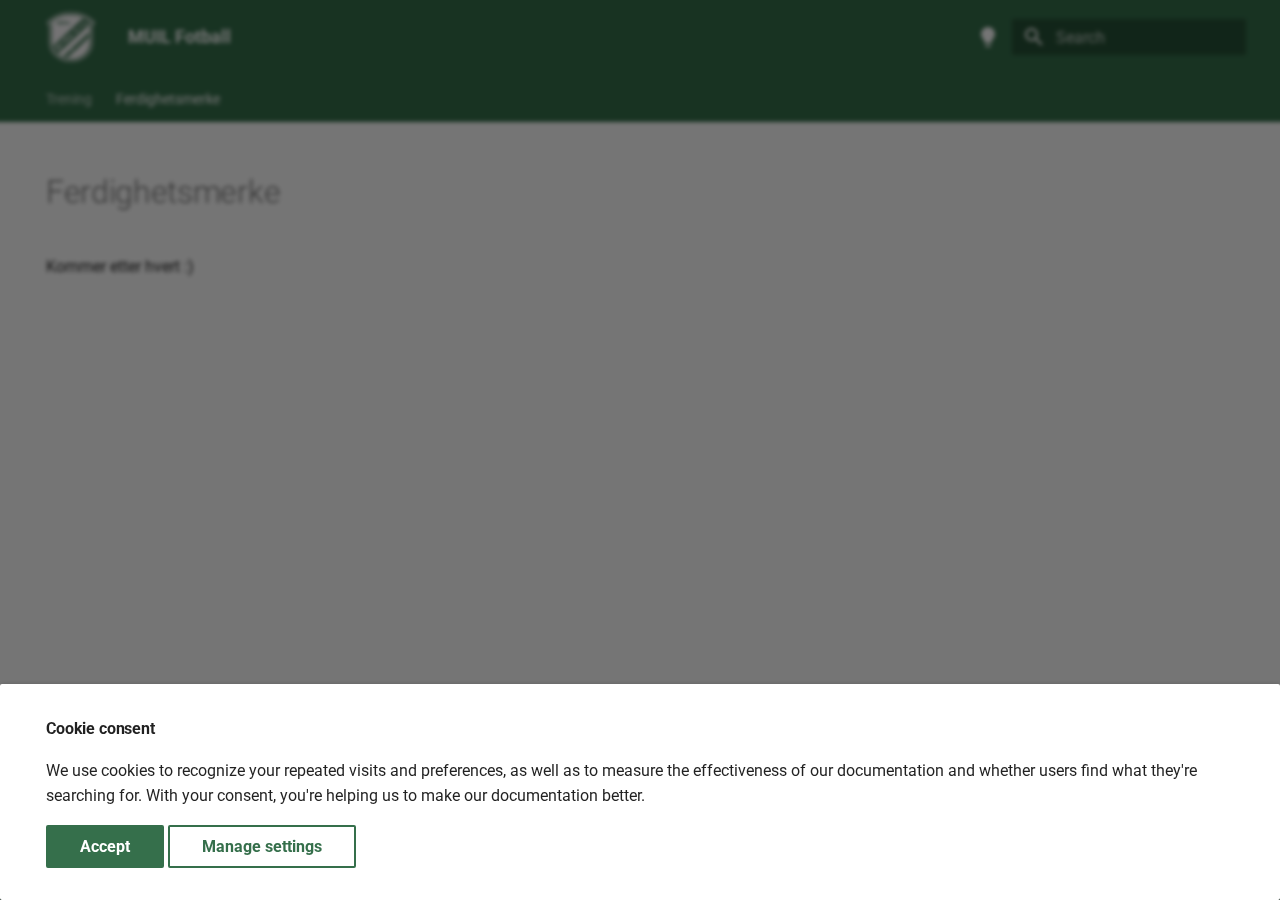
<file: ferdighetsmerke/index.html>
<!doctype html>
<html lang="en" class="no-js">
  <head>
    
      <meta charset="utf-8">
      <meta name="viewport" content="width=device-width,initial-scale=1">
      
        <meta name="description" content="Et webgrensesnitt for MUIL Fotball spillere for å få informasjon om selvutvikling.">
      
      
        <meta name="author" content="Lewi Lie Uberg">
      
      
        <link rel="canonical" href="https://lewiuberg.github.io/muil-fotball/ferdighetsmerke/">
      
      
        <link rel="prev" href="../trening/treningsplan/">
      
      
      
      <link rel="icon" href="../assets/img/logo/favicon.ico">
      <meta name="generator" content="mkdocs-1.6.1, mkdocs-material-9.6.11">
    
    
      
        <title>Ferdighetsmerke - MUIL Fotball</title>
      
    
    
      <link rel="stylesheet" href="../assets/stylesheets/main.4af4bdda.min.css">
      
        
        <link rel="stylesheet" href="../assets/stylesheets/palette.06af60db.min.css">
      
      


    
    
      
    
    
      
        
        
        <link rel="preconnect" href="https://fonts.gstatic.com" crossorigin>
        <link rel="stylesheet" href="https://fonts.googleapis.com/css?family=Roboto:300,300i,400,400i,700,700i%7CRoboto+Mono:400,400i,700,700i&display=fallback">
        <style>:root{--md-text-font:"Roboto";--md-code-font:"Roboto Mono"}</style>
      
    
    
      <link rel="stylesheet" href="../stylesheets/extra.css">
    
    <script>__md_scope=new URL("..",location),__md_hash=e=>[...e].reduce(((e,_)=>(e<<5)-e+_.charCodeAt(0)),0),__md_get=(e,_=localStorage,t=__md_scope)=>JSON.parse(_.getItem(t.pathname+"."+e)),__md_set=(e,_,t=localStorage,a=__md_scope)=>{try{t.setItem(a.pathname+"."+e,JSON.stringify(_))}catch(e){}}</script>
    
      
  


  
  

<script id="__analytics">function __md_analytics(){function e(){dataLayer.push(arguments)}window.dataLayer=window.dataLayer||[],e("js",new Date),e("config","G-X5TVX1RNG8"),document.addEventListener("DOMContentLoaded",(function(){document.forms.search&&document.forms.search.query.addEventListener("blur",(function(){this.value&&e("event","search",{search_term:this.value})}));document$.subscribe((function(){var t=document.forms.feedback;if(void 0!==t)for(var a of t.querySelectorAll("[type=submit]"))a.addEventListener("click",(function(a){a.preventDefault();var n=document.location.pathname,d=this.getAttribute("data-md-value");e("event","feedback",{page:n,data:d}),t.firstElementChild.disabled=!0;var r=t.querySelector(".md-feedback__note [data-md-value='"+d+"']");r&&(r.hidden=!1)})),t.hidden=!1})),location$.subscribe((function(t){e("config","G-X5TVX1RNG8",{page_path:t.pathname})}))}));var t=document.createElement("script");t.async=!0,t.src="https://www.googletagmanager.com/gtag/js?id=G-X5TVX1RNG8",document.getElementById("__analytics").insertAdjacentElement("afterEnd",t)}</script>
  
    <script>if("undefined"!=typeof __md_analytics){var consent=__md_get("__consent");consent&&consent.analytics&&__md_analytics()}</script>
  

    
    
      
        <meta  property="og:type"  content="website" >
      
        <meta  property="og:title"  content="Ferdighetsmerke - MUIL Fotball" >
      
        <meta  property="og:description"  content="Et webgrensesnitt for MUIL Fotball spillere for å få informasjon om selvutvikling." >
      
        <meta  property="og:image"  content="https://lewiuberg.github.io/muil-fotball/assets/images/social/ferdighetsmerke/index.png" >
      
        <meta  property="og:image:type"  content="image/png" >
      
        <meta  property="og:image:width"  content="1200" >
      
        <meta  property="og:image:height"  content="630" >
      
        <meta  property="og:url"  content="https://lewiuberg.github.io/muil-fotball/ferdighetsmerke/" >
      
        <meta  name="twitter:card"  content="summary_large_image" >
      
        <meta  name="twitter:title"  content="Ferdighetsmerke - MUIL Fotball" >
      
        <meta  name="twitter:description"  content="Et webgrensesnitt for MUIL Fotball spillere for å få informasjon om selvutvikling." >
      
        <meta  name="twitter:image"  content="https://lewiuberg.github.io/muil-fotball/assets/images/social/ferdighetsmerke/index.png" >
      
    
    
  </head>
  
  
    
    
      
    
    
    
    
    <body dir="ltr" data-md-color-scheme="default" data-md-color-primary="custom" data-md-color-accent="custom">
  
    
    <input class="md-toggle" data-md-toggle="drawer" type="checkbox" id="__drawer" autocomplete="off">
    <input class="md-toggle" data-md-toggle="search" type="checkbox" id="__search" autocomplete="off">
    <label class="md-overlay" for="__drawer"></label>
    <div data-md-component="skip">
      
        
        <a href="#ferdighetsmerke" class="md-skip">
          Skip to content
        </a>
      
    </div>
    <div data-md-component="announce">
      
    </div>
    
    
      

<header class="md-header" data-md-component="header">
  <nav class="md-header__inner md-grid" aria-label="Header">
    <a href=".." title="MUIL Fotball" class="md-header__button md-logo" aria-label="MUIL Fotball" data-md-component="logo">
      
  <img src="../assets/img/logo/logo_white.png" alt="logo">

    </a>
    <label class="md-header__button md-icon" for="__drawer">
      
      <svg xmlns="http://www.w3.org/2000/svg" viewBox="0 0 24 24"><path d="M3 6h18v2H3zm0 5h18v2H3zm0 5h18v2H3z"/></svg>
    </label>
    <div class="md-header__title" data-md-component="header-title">
      <div class="md-header__ellipsis">
        <div class="md-header__topic">
          <span class="md-ellipsis">
            MUIL Fotball
          </span>
        </div>
        <div class="md-header__topic" data-md-component="header-topic">
          <span class="md-ellipsis">
            
              Ferdighetsmerke
            
          </span>
        </div>
      </div>
    </div>
    
      
        <form class="md-header__option" data-md-component="palette">
  
    
    
    
    <input class="md-option" data-md-color-media="" data-md-color-scheme="default" data-md-color-primary="custom" data-md-color-accent="custom"  aria-label="Switch to dark mode"  type="radio" name="__palette" id="__palette_0">
    
      <label class="md-header__button md-icon" title="Switch to dark mode" for="__palette_1" hidden>
        <svg xmlns="http://www.w3.org/2000/svg" viewBox="0 0 24 24"><path d="M12 2a7 7 0 0 0-7 7c0 2.38 1.19 4.47 3 5.74V17a1 1 0 0 0 1 1h6a1 1 0 0 0 1-1v-2.26c1.81-1.27 3-3.36 3-5.74a7 7 0 0 0-7-7M9 21a1 1 0 0 0 1 1h4a1 1 0 0 0 1-1v-1H9z"/></svg>
      </label>
    
  
    
    
    
    <input class="md-option" data-md-color-media="" data-md-color-scheme="slate" data-md-color-primary="custom" data-md-color-accent="custom"  aria-label="Switch to light mode"  type="radio" name="__palette" id="__palette_1">
    
      <label class="md-header__button md-icon" title="Switch to light mode" for="__palette_0" hidden>
        <svg xmlns="http://www.w3.org/2000/svg" viewBox="0 0 24 24"><path d="M12 2a7 7 0 0 1 7 7c0 2.38-1.19 4.47-3 5.74V17a1 1 0 0 1-1 1H9a1 1 0 0 1-1-1v-2.26C6.19 13.47 5 11.38 5 9a7 7 0 0 1 7-7M9 21v-1h6v1a1 1 0 0 1-1 1h-4a1 1 0 0 1-1-1m3-17a5 5 0 0 0-5 5c0 2.05 1.23 3.81 3 4.58V16h4v-2.42c1.77-.77 3-2.53 3-4.58a5 5 0 0 0-5-5"/></svg>
      </label>
    
  
</form>
      
    
    
      <script>var palette=__md_get("__palette");if(palette&&palette.color){if("(prefers-color-scheme)"===palette.color.media){var media=matchMedia("(prefers-color-scheme: light)"),input=document.querySelector(media.matches?"[data-md-color-media='(prefers-color-scheme: light)']":"[data-md-color-media='(prefers-color-scheme: dark)']");palette.color.media=input.getAttribute("data-md-color-media"),palette.color.scheme=input.getAttribute("data-md-color-scheme"),palette.color.primary=input.getAttribute("data-md-color-primary"),palette.color.accent=input.getAttribute("data-md-color-accent")}for(var[key,value]of Object.entries(palette.color))document.body.setAttribute("data-md-color-"+key,value)}</script>
    
    
    
      
      
        <label class="md-header__button md-icon" for="__search">
          
          <svg xmlns="http://www.w3.org/2000/svg" viewBox="0 0 24 24"><path d="M9.5 3A6.5 6.5 0 0 1 16 9.5c0 1.61-.59 3.09-1.56 4.23l.27.27h.79l5 5-1.5 1.5-5-5v-.79l-.27-.27A6.52 6.52 0 0 1 9.5 16 6.5 6.5 0 0 1 3 9.5 6.5 6.5 0 0 1 9.5 3m0 2C7 5 5 7 5 9.5S7 14 9.5 14 14 12 14 9.5 12 5 9.5 5"/></svg>
        </label>
        <div class="md-search" data-md-component="search" role="dialog">
  <label class="md-search__overlay" for="__search"></label>
  <div class="md-search__inner" role="search">
    <form class="md-search__form" name="search">
      <input type="text" class="md-search__input" name="query" aria-label="Search" placeholder="Search" autocapitalize="off" autocorrect="off" autocomplete="off" spellcheck="false" data-md-component="search-query" required>
      <label class="md-search__icon md-icon" for="__search">
        
        <svg xmlns="http://www.w3.org/2000/svg" viewBox="0 0 24 24"><path d="M9.5 3A6.5 6.5 0 0 1 16 9.5c0 1.61-.59 3.09-1.56 4.23l.27.27h.79l5 5-1.5 1.5-5-5v-.79l-.27-.27A6.52 6.52 0 0 1 9.5 16 6.5 6.5 0 0 1 3 9.5 6.5 6.5 0 0 1 9.5 3m0 2C7 5 5 7 5 9.5S7 14 9.5 14 14 12 14 9.5 12 5 9.5 5"/></svg>
        
        <svg xmlns="http://www.w3.org/2000/svg" viewBox="0 0 24 24"><path d="M20 11v2H8l5.5 5.5-1.42 1.42L4.16 12l7.92-7.92L13.5 5.5 8 11z"/></svg>
      </label>
      <nav class="md-search__options" aria-label="Search">
        
          <a href="javascript:void(0)" class="md-search__icon md-icon" title="Share" aria-label="Share" data-clipboard data-clipboard-text="" data-md-component="search-share" tabindex="-1">
            
            <svg xmlns="http://www.w3.org/2000/svg" viewBox="0 0 24 24"><path d="M18 16.08c-.76 0-1.44.3-1.96.77L8.91 12.7c.05-.23.09-.46.09-.7s-.04-.47-.09-.7l7.05-4.11c.54.5 1.25.81 2.04.81a3 3 0 0 0 3-3 3 3 0 0 0-3-3 3 3 0 0 0-3 3c0 .24.04.47.09.7L8.04 9.81C7.5 9.31 6.79 9 6 9a3 3 0 0 0-3 3 3 3 0 0 0 3 3c.79 0 1.5-.31 2.04-.81l7.12 4.15c-.05.21-.08.43-.08.66 0 1.61 1.31 2.91 2.92 2.91s2.92-1.3 2.92-2.91A2.92 2.92 0 0 0 18 16.08"/></svg>
          </a>
        
        <button type="reset" class="md-search__icon md-icon" title="Clear" aria-label="Clear" tabindex="-1">
          
          <svg xmlns="http://www.w3.org/2000/svg" viewBox="0 0 24 24"><path d="M19 6.41 17.59 5 12 10.59 6.41 5 5 6.41 10.59 12 5 17.59 6.41 19 12 13.41 17.59 19 19 17.59 13.41 12z"/></svg>
        </button>
      </nav>
      
        <div class="md-search__suggest" data-md-component="search-suggest"></div>
      
    </form>
    <div class="md-search__output">
      <div class="md-search__scrollwrap" tabindex="0" data-md-scrollfix>
        <div class="md-search-result" data-md-component="search-result">
          <div class="md-search-result__meta">
            Initializing search
          </div>
          <ol class="md-search-result__list" role="presentation"></ol>
        </div>
      </div>
    </div>
  </div>
</div>
      
    
    
  </nav>
  
</header>
    
    <div class="md-container" data-md-component="container">
      
      
        
          
            
<nav class="md-tabs" aria-label="Tabs" data-md-component="tabs">
  <div class="md-grid">
    <ul class="md-tabs__list">
      
        
  
  
  
  
    
    
      <li class="md-tabs__item">
        <a href="../trening/oppvarming/" class="md-tabs__link">
          
  
  
    
  
  Trening

        </a>
      </li>
    
  

      
        
  
  
  
    
  
  
    
    
      <li class="md-tabs__item md-tabs__item--active">
        <a href="./" class="md-tabs__link">
          
  
  
    
  
  Ferdighetsmerke

        </a>
      </li>
    
  

      
    </ul>
  </div>
</nav>
          
        
      
      <main class="md-main" data-md-component="main">
        <div class="md-main__inner md-grid">
          
            
              
                
              
              <div class="md-sidebar md-sidebar--primary" data-md-component="sidebar" data-md-type="navigation" hidden>
                <div class="md-sidebar__scrollwrap">
                  <div class="md-sidebar__inner">
                    


  


  

<nav class="md-nav md-nav--primary md-nav--lifted md-nav--integrated" aria-label="Navigation" data-md-level="0">
  <label class="md-nav__title" for="__drawer">
    <a href=".." title="MUIL Fotball" class="md-nav__button md-logo" aria-label="MUIL Fotball" data-md-component="logo">
      
  <img src="../assets/img/logo/logo_white.png" alt="logo">

    </a>
    MUIL Fotball
  </label>
  
  <ul class="md-nav__list" data-md-scrollfix>
    
      
      
  
  
  
  
    
    
      
        
      
        
      
        
      
    
    
    
      
      
    
    
    <li class="md-nav__item md-nav__item--nested">
      
        
        
        <input class="md-nav__toggle md-toggle " type="checkbox" id="__nav_1" >
        
          
          <label class="md-nav__link" for="__nav_1" id="__nav_1_label" tabindex="0">
            
  
  
  <span class="md-ellipsis">
    Trening
    
  </span>
  

            <span class="md-nav__icon md-icon"></span>
          </label>
        
        <nav class="md-nav" data-md-level="1" aria-labelledby="__nav_1_label" aria-expanded="false">
          <label class="md-nav__title" for="__nav_1">
            <span class="md-nav__icon md-icon"></span>
            Trening
          </label>
          <ul class="md-nav__list" data-md-scrollfix>
            
              
                
  
  
  
  
    <li class="md-nav__item">
      <a href="../trening/oppvarming/" class="md-nav__link">
        
  
  
  <span class="md-ellipsis">
    Oppvarming
    
  </span>
  

      </a>
    </li>
  

              
            
              
                
  
  
  
  
    <li class="md-nav__item">
      <a href="../trening/egentrening/" class="md-nav__link">
        
  
  
  <span class="md-ellipsis">
    Egentrening
    
  </span>
  

      </a>
    </li>
  

              
            
              
                
  
  
  
  
    <li class="md-nav__item">
      <a href="../trening/treningsplan/" class="md-nav__link">
        
  
  
  <span class="md-ellipsis">
    Treningsplan
    
  </span>
  

      </a>
    </li>
  

              
            
          </ul>
        </nav>
      
    </li>
  

    
      
      
  
  
    
  
  
  
    
    
      
        
          
        
      
    
    
    
      
        
        
      
      
    
    
    <li class="md-nav__item md-nav__item--active md-nav__item--section md-nav__item--nested">
      
        
        
        <input class="md-nav__toggle md-toggle " type="checkbox" id="__nav_2" checked>
        
          
          <div class="md-nav__link md-nav__container">
            <a href="./" class="md-nav__link md-nav__link--active">
              
  
  
  <span class="md-ellipsis">
    Ferdighetsmerke
    
  </span>
  

            </a>
            
          </div>
        
        <nav class="md-nav" data-md-level="1" aria-labelledby="__nav_2_label" aria-expanded="true">
          <label class="md-nav__title" for="__nav_2">
            <span class="md-nav__icon md-icon"></span>
            Ferdighetsmerke
          </label>
          <ul class="md-nav__list" data-md-scrollfix>
            
              
            
          </ul>
        </nav>
      
    </li>
  

    
  </ul>
</nav>
                  </div>
                </div>
              </div>
            
            
          
          
            <div class="md-content" data-md-component="content">
              <article class="md-content__inner md-typeset">
                
                  
  



  
  


<h1 id="ferdighetsmerke">Ferdighetsmerke<a class="headerlink" href="#ferdighetsmerke" title="Anchor link to this section for reference">&para;</a></h1>
<p>Kommer etter hvert :)</p>







  
  



  


  


  <form class="md-feedback" name="feedback" hidden>
    <fieldset>
      <legend class="md-feedback__title">
        Var denne siden nyttig?
      </legend>
      <div class="md-feedback__inner">
        <div class="md-feedback__list">
          
            <button class="md-feedback__icon md-icon" type="submit" title="Denne siden var nyttig" data-md-value="1">
              <svg xmlns="http://www.w3.org/2000/svg" viewBox="0 0 24 24"><path d="M5 9v12H1V9zm4 12a2 2 0 0 1-2-2V9c0-.55.22-1.05.59-1.41L14.17 1l1.06 1.06c.27.27.44.64.44 1.05l-.03.32L14.69 8H21a2 2 0 0 1 2 2v2c0 .26-.05.5-.14.73l-3.02 7.05C19.54 20.5 18.83 21 18 21zm0-2h9.03L21 12v-2h-8.79l1.13-5.32L9 9.03z"/></svg>
            </button>
          
            <button class="md-feedback__icon md-icon" type="submit" title="Denne siden kan forbedres" data-md-value="0">
              <svg xmlns="http://www.w3.org/2000/svg" viewBox="0 0 24 24"><path d="M19 15V3h4v12zM15 3a2 2 0 0 1 2 2v10c0 .55-.22 1.05-.59 1.41L9.83 23l-1.06-1.06c-.27-.27-.44-.64-.44-1.06l.03-.31.95-4.57H3a2 2 0 0 1-2-2v-2c0-.26.05-.5.14-.73l3.02-7.05C4.46 3.5 5.17 3 6 3zm0 2H5.97L3 12v2h8.78l-1.13 5.32L15 14.97z"/></svg>
            </button>
          
        </div>
        <div class="md-feedback__note">
          
            <div data-md-value="1" hidden>
              
              
                
              
              
              
                
                
              
              Takk for tilbakemeldingen!
            </div>
          
            <div data-md-value="0" hidden>
              
              
                
              
              
              
                
                
              
              Takk for tilbakemeldingen! Hjelp oss med å forbedre denne siden ved å bruke vårt <a href="..." target="_blank" rel="noopener">tilbakemeldingsskjema</a>.
            </div>
          
        </div>
      </div>
    </fieldset>
  </form>


                
              </article>
            </div>
          
          
  <script>var tabs=__md_get("__tabs");if(Array.isArray(tabs))e:for(var set of document.querySelectorAll(".tabbed-set")){var labels=set.querySelector(".tabbed-labels");for(var tab of tabs)for(var label of labels.getElementsByTagName("label"))if(label.innerText.trim()===tab){var input=document.getElementById(label.htmlFor);input.checked=!0;continue e}}</script>

<script>var target=document.getElementById(location.hash.slice(1));target&&target.name&&(target.checked=target.name.startsWith("__tabbed_"))</script>
        </div>
        
          <button type="button" class="md-top md-icon" data-md-component="top" hidden>
  
  <svg xmlns="http://www.w3.org/2000/svg" viewBox="0 0 24 24"><path d="M13 20h-2V8l-5.5 5.5-1.42-1.42L12 4.16l7.92 7.92-1.42 1.42L13 8z"/></svg>
  Back to top
</button>
        
      </main>
      
        <footer class="md-footer">
  
  <div class="md-footer-meta md-typeset">
    <div class="md-footer-meta__inner md-grid">
      <div class="md-copyright">
  
    <div class="md-copyright__highlight">
      Copyright &copy; 2025 - 2025 Lewi Lie Uberg – <a href="#__consent">Change cookie settings</a>

    </div>
  
  
</div>
      
        <div class="md-social">
  
    
    
    
    
    <a href="https://uberg.me" target="_blank" rel="noopener" title="Author website" class="md-social__link">
      <svg xmlns="http://www.w3.org/2000/svg" viewBox="0 0 640 512"><!--! Font Awesome Free 6.7.2 by @fontawesome - https://fontawesome.com License - https://fontawesome.com/license/free (Icons: CC BY 4.0, Fonts: SIL OFL 1.1, Code: MIT License) Copyright 2024 Fonticons, Inc.--><path d="M256 64h128v64H256zM240 0c-26.5 0-48 21.5-48 48v96c0 26.5 21.5 48 48 48h48v32H32c-17.7 0-32 14.3-32 32s14.3 32 32 32h96v32H80c-26.5 0-48 21.5-48 48v96c0 26.5 21.5 48 48 48h160c26.5 0 48-21.5 48-48v-96c0-26.5-21.5-48-48-48h-48v-32h256v32h-48c-26.5 0-48 21.5-48 48v96c0 26.5 21.5 48 48 48h160c26.5 0 48-21.5 48-48v-96c0-26.5-21.5-48-48-48h-48v-32h96c17.7 0 32-14.3 32-32s-14.3-32-32-32H352v-32h48c26.5 0 48-21.5 48-48V48c0-26.5-21.5-48-48-48zM96 448v-64h128v64zm320-64h128v64H416z"/></svg>
    </a>
  
    
    
    
    
    <a href="https://www.linkedin.com/in/lewiuberg/" target="_blank" rel="noopener" title="Author on LinkedIn" class="md-social__link">
      <svg xmlns="http://www.w3.org/2000/svg" viewBox="0 0 448 512"><!--! Font Awesome Free 6.7.2 by @fontawesome - https://fontawesome.com License - https://fontawesome.com/license/free (Icons: CC BY 4.0, Fonts: SIL OFL 1.1, Code: MIT License) Copyright 2024 Fonticons, Inc.--><path d="M416 32H31.9C14.3 32 0 46.5 0 64.3v383.4C0 465.5 14.3 480 31.9 480H416c17.6 0 32-14.5 32-32.3V64.3c0-17.8-14.4-32.3-32-32.3M135.4 416H69V202.2h66.5V416zm-33.2-243c-21.3 0-38.5-17.3-38.5-38.5S80.9 96 102.2 96c21.2 0 38.5 17.3 38.5 38.5 0 21.3-17.2 38.5-38.5 38.5m282.1 243h-66.4V312c0-24.8-.5-56.7-34.5-56.7-34.6 0-39.9 27-39.9 54.9V416h-66.4V202.2h63.7v29.2h.9c8.9-16.8 30.6-34.5 62.9-34.5 67.2 0 79.7 44.3 79.7 101.9z"/></svg>
    </a>
  
    
    
    
    
    <a href="https://github.com/lewiuberg" target="_blank" rel="noopener" title="Author on GitHub" class="md-social__link">
      <svg xmlns="http://www.w3.org/2000/svg" viewBox="0 0 496 512"><!--! Font Awesome Free 6.7.2 by @fontawesome - https://fontawesome.com License - https://fontawesome.com/license/free (Icons: CC BY 4.0, Fonts: SIL OFL 1.1, Code: MIT License) Copyright 2024 Fonticons, Inc.--><path d="M165.9 397.4c0 2-2.3 3.6-5.2 3.6-3.3.3-5.6-1.3-5.6-3.6 0-2 2.3-3.6 5.2-3.6 3-.3 5.6 1.3 5.6 3.6m-31.1-4.5c-.7 2 1.3 4.3 4.3 4.9 2.6 1 5.6 0 6.2-2s-1.3-4.3-4.3-5.2c-2.6-.7-5.5.3-6.2 2.3m44.2-1.7c-2.9.7-4.9 2.6-4.6 4.9.3 2 2.9 3.3 5.9 2.6 2.9-.7 4.9-2.6 4.6-4.6-.3-1.9-3-3.2-5.9-2.9M244.8 8C106.1 8 0 113.3 0 252c0 110.9 69.8 205.8 169.5 239.2 12.8 2.3 17.3-5.6 17.3-12.1 0-6.2-.3-40.4-.3-61.4 0 0-70 15-84.7-29.8 0 0-11.4-29.1-27.8-36.6 0 0-22.9-15.7 1.6-15.4 0 0 24.9 2 38.6 25.8 21.9 38.6 58.6 27.5 72.9 20.9 2.3-16 8.8-27.1 16-33.7-55.9-6.2-112.3-14.3-112.3-110.5 0-27.5 7.6-41.3 23.6-58.9-2.6-6.5-11.1-33.3 2.6-67.9 20.9-6.5 69 27 69 27 20-5.6 41.5-8.5 62.8-8.5s42.8 2.9 62.8 8.5c0 0 48.1-33.6 69-27 13.7 34.7 5.2 61.4 2.6 67.9 16 17.7 25.8 31.5 25.8 58.9 0 96.5-58.9 104.2-114.8 110.5 9.2 7.9 17 22.9 17 46.4 0 33.7-.3 75.4-.3 83.6 0 6.5 4.6 14.4 17.3 12.1C428.2 457.8 496 362.9 496 252 496 113.3 383.5 8 244.8 8M97.2 352.9c-1.3 1-1 3.3.7 5.2 1.6 1.6 3.9 2.3 5.2 1 1.3-1 1-3.3-.7-5.2-1.6-1.6-3.9-2.3-5.2-1m-10.8-8.1c-.7 1.3.3 2.9 2.3 3.9 1.6 1 3.6.7 4.3-.7.7-1.3-.3-2.9-2.3-3.9-2-.6-3.6-.3-4.3.7m32.4 35.6c-1.6 1.3-1 4.3 1.3 6.2 2.3 2.3 5.2 2.6 6.5 1 1.3-1.3.7-4.3-1.3-6.2-2.2-2.3-5.2-2.6-6.5-1m-11.4-14.7c-1.6 1-1.6 3.6 0 5.9s4.3 3.3 5.6 2.3c1.6-1.3 1.6-3.9 0-6.2-1.4-2.3-4-3.3-5.6-2"/></svg>
    </a>
  
    
    
    
    
    <a href="https://lewiuberg.medium.com" target="_blank" rel="noopener" title="Author on Medium" class="md-social__link">
      <svg xmlns="http://www.w3.org/2000/svg" viewBox="0 0 640 512"><!--! Font Awesome Free 6.7.2 by @fontawesome - https://fontawesome.com License - https://fontawesome.com/license/free (Icons: CC BY 4.0, Fonts: SIL OFL 1.1, Code: MIT License) Copyright 2024 Fonticons, Inc.--><path d="M180.5 74.262C80.813 74.262 0 155.633 0 256s80.819 181.738 180.5 181.738S361 356.373 361 256 280.191 74.262 180.5 74.262m288.25 10.646c-49.845 0-90.245 76.619-90.245 171.095s40.406 171.1 90.251 171.1 90.251-76.619 90.251-171.1H559c0-94.503-40.4-171.095-90.248-171.095Zm139.506 17.821c-17.526 0-31.735 68.628-31.735 153.274s14.2 153.274 31.735 153.274S640 340.631 640 256c0-84.649-14.215-153.271-31.742-153.271Z"/></svg>
    </a>
  
    
    
    
    
    <a href="https://pypi.org/user/lewiuberg/" target="_blank" rel="noopener" title="Author on PyPI" class="md-social__link">
      <svg xmlns="http://www.w3.org/2000/svg" viewBox="0 0 448 512"><!--! Font Awesome Free 6.7.2 by @fontawesome - https://fontawesome.com License - https://fontawesome.com/license/free (Icons: CC BY 4.0, Fonts: SIL OFL 1.1, Code: MIT License) Copyright 2024 Fonticons, Inc.--><path d="M439.8 200.5c-7.7-30.9-22.3-54.2-53.4-54.2h-40.1v47.4c0 36.8-31.2 67.8-66.8 67.8H172.7c-29.2 0-53.4 25-53.4 54.3v101.8c0 29 25.2 46 53.4 54.3 33.8 9.9 66.3 11.7 106.8 0 26.9-7.8 53.4-23.5 53.4-54.3v-40.7H226.2v-13.6h160.2c31.1 0 42.6-21.7 53.4-54.2 11.2-33.5 10.7-65.7 0-108.6M286.2 404c11.1 0 20.1 9.1 20.1 20.3 0 11.3-9 20.4-20.1 20.4-11 0-20.1-9.2-20.1-20.4.1-11.3 9.1-20.3 20.1-20.3M167.8 248.1h106.8c29.7 0 53.4-24.5 53.4-54.3V91.9c0-29-24.4-50.7-53.4-55.6-35.8-5.9-74.7-5.6-106.8.1-45.2 8-53.4 24.7-53.4 55.6v40.7h106.9v13.6h-147c-31.1 0-58.3 18.7-66.8 54.2-9.8 40.7-10.2 66.1 0 108.6 7.6 31.6 25.7 54.2 56.8 54.2H101v-48.8c0-35.3 30.5-66.4 66.8-66.4m-6.7-142.6c-11.1 0-20.1-9.1-20.1-20.3.1-11.3 9-20.4 20.1-20.4 11 0 20.1 9.2 20.1 20.4s-9 20.3-20.1 20.3"/></svg>
    </a>
  
    
    
    
    
    <a href="https://stackoverflow.com/users/10685529/lewi-uberg" target="_blank" rel="noopener" title="Author on Stack Overflow" class="md-social__link">
      <svg xmlns="http://www.w3.org/2000/svg" viewBox="0 0 384 512"><!--! Font Awesome Free 6.7.2 by @fontawesome - https://fontawesome.com License - https://fontawesome.com/license/free (Icons: CC BY 4.0, Fonts: SIL OFL 1.1, Code: MIT License) Copyright 2024 Fonticons, Inc.--><path d="M290.7 311 95 269.7 86.8 309l195.7 41zm51-87L188.2 95.7l-25.5 30.8 153.5 128.3zm-31.2 39.7L129.2 179l-16.7 36.5L293.7 300zM262 32l-32 24 119.3 160.3 32-24zm20.5 328h-200v39.7h200zm39.7 80H42.7V320h-40v160h359.5V320h-40z"/></svg>
    </a>
  
</div>
      
    </div>
  </div>
</footer>
      
    </div>
    <div class="md-dialog" data-md-component="dialog">
      <div class="md-dialog__inner md-typeset"></div>
    </div>
    
    
      <div class="md-consent" data-md-component="consent" id="__consent" hidden>
        <div class="md-consent__overlay"></div>
        <aside class="md-consent__inner">
          <form class="md-consent__form md-grid md-typeset" name="consent">
            



<h4>Cookie consent</h4>
<p>We use cookies to recognize your repeated visits and preferences, as well as to measure the effectiveness of our documentation and whether users find what they're searching for. With your consent, you're helping us to make our documentation better.</p>
<input class="md-toggle" type="checkbox" id="__settings" >
<div class="md-consent__settings">
  <ul class="task-list">
    
    
      
        
  
  
    
    
  
  <li class="task-list-item">
    <label class="task-list-control">
      <input type="checkbox" name="analytics" checked>
      <span class="task-list-indicator"></span>
      Google Analytics
    </label>
  </li>

      
    
    
      
    
    
  </ul>
</div>
<div class="md-consent__controls">
  
    
      <button class="md-button md-button--primary">Accept</button>
    
    
    
  
    
    
    
      <label class="md-button" for="__settings">Manage settings</label>
    
  
</div>
          </form>
        </aside>
      </div>
      <script>var consent=__md_get("__consent");if(consent)for(var input of document.forms.consent.elements)input.name&&(input.checked=consent[input.name]||!1);else"file:"!==location.protocol&&setTimeout((function(){document.querySelector("[data-md-component=consent]").hidden=!1}),250);var form=document.forms.consent;for(var action of["submit","reset"])form.addEventListener(action,(function(e){if(e.preventDefault(),"reset"===e.type)for(var n of document.forms.consent.elements)n.name&&(n.checked=!1);__md_set("__consent",Object.fromEntries(Array.from(new FormData(form).keys()).map((function(e){return[e,!0]})))),location.hash="",location.reload()}))</script>
    
    
      
      <script id="__config" type="application/json">{"base": "..", "features": ["search.suggest", "search.highlight", "search.share", "toc.integrate", "content.tabs.link", "navigation.top", "navigation.indexes", "navigation.tabs"], "search": "../assets/javascripts/workers/search.f8cc74c7.min.js", "tags": null, "translations": {"clipboard.copied": "Copied to clipboard", "clipboard.copy": "Copy to clipboard", "search.result.more.one": "1 more on this page", "search.result.more.other": "# more on this page", "search.result.none": "No matching documents", "search.result.one": "1 matching document", "search.result.other": "# matching documents", "search.result.placeholder": "Type to start searching", "search.result.term.missing": "Missing", "select.version": "Select version"}, "version": null}</script>
    
    
      <script src="../assets/javascripts/bundle.c8b220af.min.js"></script>
      
    
  </body>
</html>
</file>
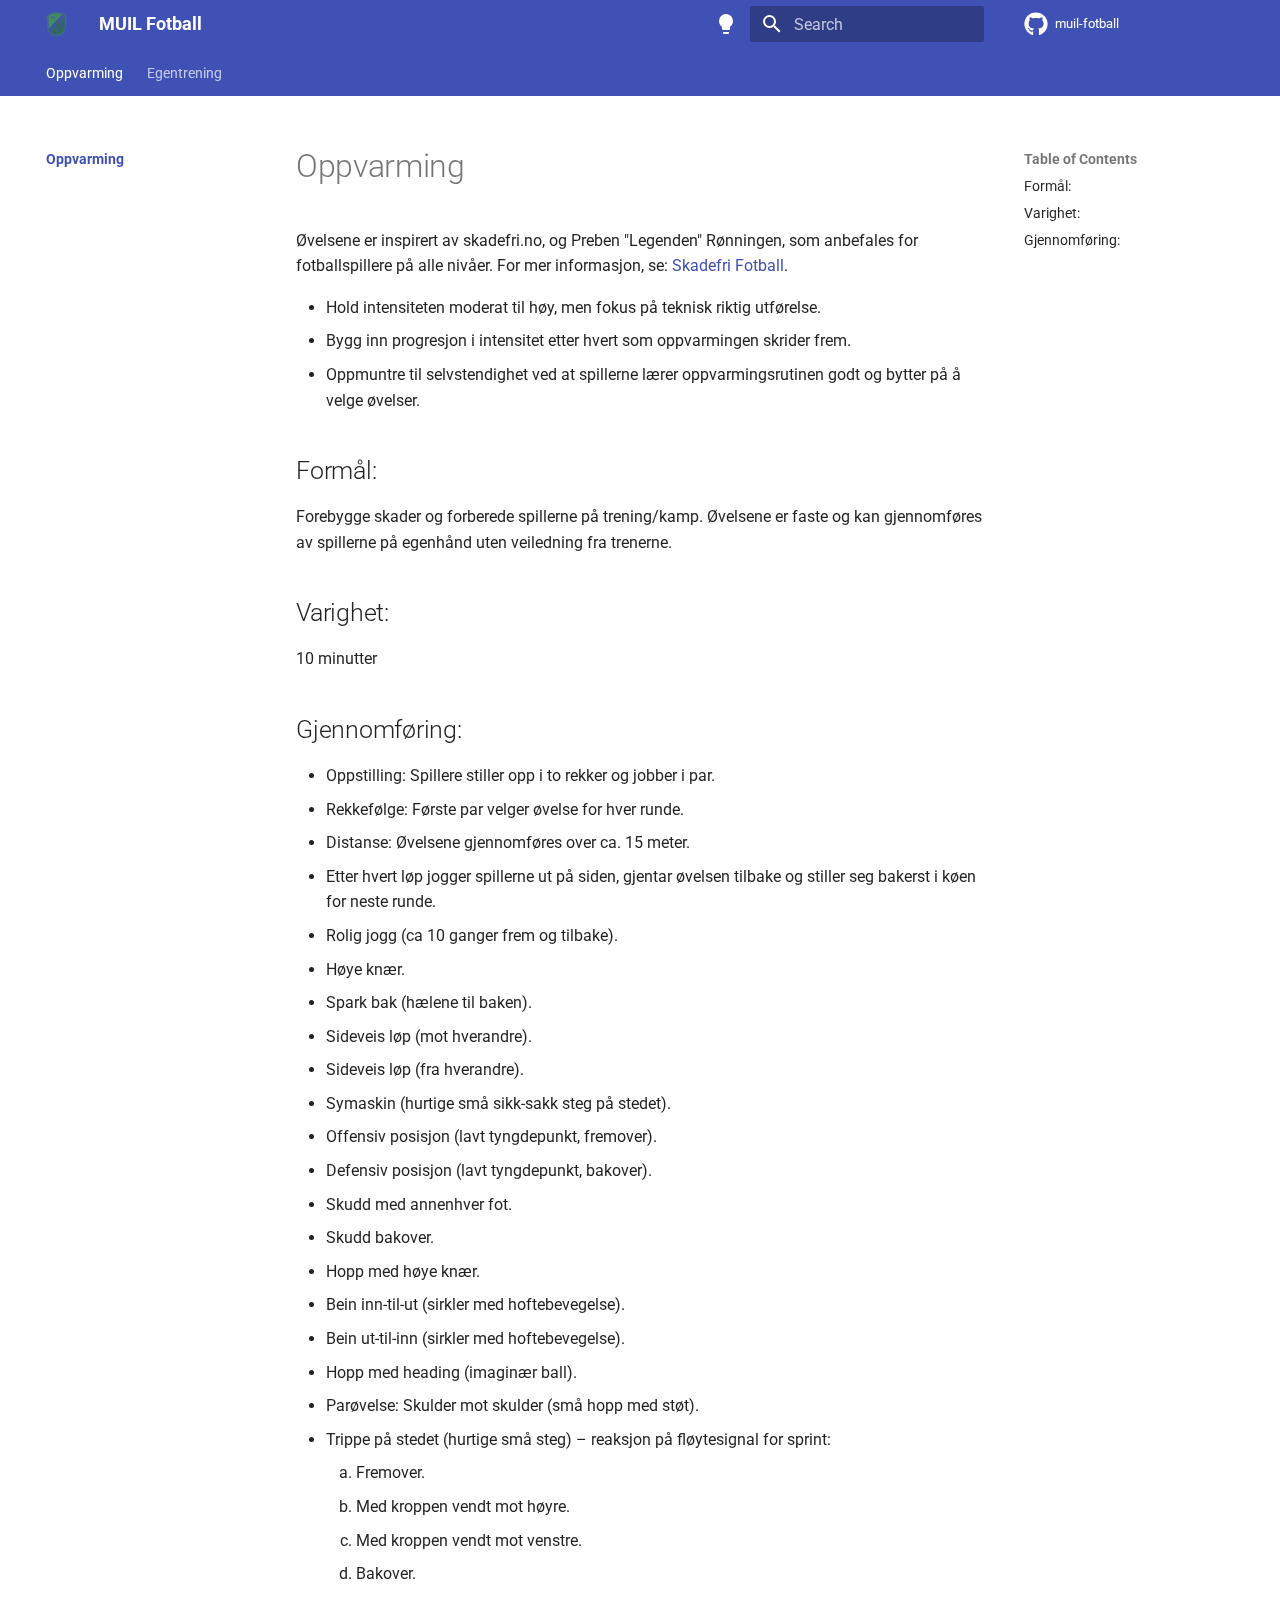
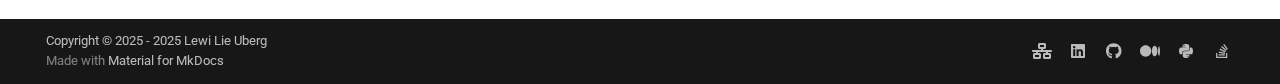
<file: oppvarming/index.html>
<!doctype html>
<html lang="en" class="no-js">
  <head>
    
      <meta charset="utf-8">
      <meta name="viewport" content="width=device-width,initial-scale=1">
      
        <meta name="description" content="A web interface for MUIL Fotball players to get information about self development.">
      
      
      
        <link rel="canonical" href="https://lewiuberg.github.io/muil-fotball/oppvarming/">
      
      
      
        <link rel="next" href="../egentrening/">
      
      
      <link rel="icon" href="../assets/img/favicon.ico">
      <meta name="generator" content="mkdocs-1.6.1, mkdocs-material-9.6.11">
    
    
      
        <title>Oppvarming - MUIL Fotball</title>
      
    
    
      <link rel="stylesheet" href="../assets/stylesheets/main.4af4bdda.min.css">
      
        
        <link rel="stylesheet" href="../assets/stylesheets/palette.06af60db.min.css">
      
      


    
    
      
    
    
      
        
        
        <link rel="preconnect" href="https://fonts.gstatic.com" crossorigin>
        <link rel="stylesheet" href="https://fonts.googleapis.com/css?family=Roboto:300,300i,400,400i,700,700i%7CRoboto+Mono:400,400i,700,700i&display=fallback">
        <style>:root{--md-text-font:"Roboto";--md-code-font:"Roboto Mono"}</style>
      
    
    
    <script>__md_scope=new URL("..",location),__md_hash=e=>[...e].reduce(((e,_)=>(e<<5)-e+_.charCodeAt(0)),0),__md_get=(e,_=localStorage,t=__md_scope)=>JSON.parse(_.getItem(t.pathname+"."+e)),__md_set=(e,_,t=localStorage,a=__md_scope)=>{try{t.setItem(a.pathname+"."+e,JSON.stringify(_))}catch(e){}}</script>
    
      

    
    
    
  </head>
  
  
    
    
      
    
    
    
    
    <body dir="ltr" data-md-color-scheme="default" data-md-color-primary="indigo" data-md-color-accent="deep-purple">
  
    
    <input class="md-toggle" data-md-toggle="drawer" type="checkbox" id="__drawer" autocomplete="off">
    <input class="md-toggle" data-md-toggle="search" type="checkbox" id="__search" autocomplete="off">
    <label class="md-overlay" for="__drawer"></label>
    <div data-md-component="skip">
      
        
        <a href="#oppvarming" class="md-skip">
          Skip to content
        </a>
      
    </div>
    <div data-md-component="announce">
      
    </div>
    
    
      

<header class="md-header" data-md-component="header">
  <nav class="md-header__inner md-grid" aria-label="Header">
    <a href=".." title="MUIL Fotball" class="md-header__button md-logo" aria-label="MUIL Fotball" data-md-component="logo">
      
  <img src="../assets/img/logo.png" alt="logo">

    </a>
    <label class="md-header__button md-icon" for="__drawer">
      
      <svg xmlns="http://www.w3.org/2000/svg" viewBox="0 0 24 24"><path d="M3 6h18v2H3zm0 5h18v2H3zm0 5h18v2H3z"/></svg>
    </label>
    <div class="md-header__title" data-md-component="header-title">
      <div class="md-header__ellipsis">
        <div class="md-header__topic">
          <span class="md-ellipsis">
            MUIL Fotball
          </span>
        </div>
        <div class="md-header__topic" data-md-component="header-topic">
          <span class="md-ellipsis">
            
              Oppvarming
            
          </span>
        </div>
      </div>
    </div>
    
      
        <form class="md-header__option" data-md-component="palette">
  
    
    
    
    <input class="md-option" data-md-color-media="" data-md-color-scheme="default" data-md-color-primary="indigo" data-md-color-accent="deep-purple"  aria-label="Switch to dark mode"  type="radio" name="__palette" id="__palette_0">
    
      <label class="md-header__button md-icon" title="Switch to dark mode" for="__palette_1" hidden>
        <svg xmlns="http://www.w3.org/2000/svg" viewBox="0 0 24 24"><path d="M12 2a7 7 0 0 0-7 7c0 2.38 1.19 4.47 3 5.74V17a1 1 0 0 0 1 1h6a1 1 0 0 0 1-1v-2.26c1.81-1.27 3-3.36 3-5.74a7 7 0 0 0-7-7M9 21a1 1 0 0 0 1 1h4a1 1 0 0 0 1-1v-1H9z"/></svg>
      </label>
    
  
    
    
    
    <input class="md-option" data-md-color-media="" data-md-color-scheme="slate" data-md-color-primary="indigo" data-md-color-accent="deep-purple"  aria-label="Switch to light mode"  type="radio" name="__palette" id="__palette_1">
    
      <label class="md-header__button md-icon" title="Switch to light mode" for="__palette_0" hidden>
        <svg xmlns="http://www.w3.org/2000/svg" viewBox="0 0 24 24"><path d="M12 2a7 7 0 0 1 7 7c0 2.38-1.19 4.47-3 5.74V17a1 1 0 0 1-1 1H9a1 1 0 0 1-1-1v-2.26C6.19 13.47 5 11.38 5 9a7 7 0 0 1 7-7M9 21v-1h6v1a1 1 0 0 1-1 1h-4a1 1 0 0 1-1-1m3-17a5 5 0 0 0-5 5c0 2.05 1.23 3.81 3 4.58V16h4v-2.42c1.77-.77 3-2.53 3-4.58a5 5 0 0 0-5-5"/></svg>
      </label>
    
  
</form>
      
    
    
      <script>var palette=__md_get("__palette");if(palette&&palette.color){if("(prefers-color-scheme)"===palette.color.media){var media=matchMedia("(prefers-color-scheme: light)"),input=document.querySelector(media.matches?"[data-md-color-media='(prefers-color-scheme: light)']":"[data-md-color-media='(prefers-color-scheme: dark)']");palette.color.media=input.getAttribute("data-md-color-media"),palette.color.scheme=input.getAttribute("data-md-color-scheme"),palette.color.primary=input.getAttribute("data-md-color-primary"),palette.color.accent=input.getAttribute("data-md-color-accent")}for(var[key,value]of Object.entries(palette.color))document.body.setAttribute("data-md-color-"+key,value)}</script>
    
    
    
      
      
        <label class="md-header__button md-icon" for="__search">
          
          <svg xmlns="http://www.w3.org/2000/svg" viewBox="0 0 24 24"><path d="M9.5 3A6.5 6.5 0 0 1 16 9.5c0 1.61-.59 3.09-1.56 4.23l.27.27h.79l5 5-1.5 1.5-5-5v-.79l-.27-.27A6.52 6.52 0 0 1 9.5 16 6.5 6.5 0 0 1 3 9.5 6.5 6.5 0 0 1 9.5 3m0 2C7 5 5 7 5 9.5S7 14 9.5 14 14 12 14 9.5 12 5 9.5 5"/></svg>
        </label>
        <div class="md-search" data-md-component="search" role="dialog">
  <label class="md-search__overlay" for="__search"></label>
  <div class="md-search__inner" role="search">
    <form class="md-search__form" name="search">
      <input type="text" class="md-search__input" name="query" aria-label="Search" placeholder="Search" autocapitalize="off" autocorrect="off" autocomplete="off" spellcheck="false" data-md-component="search-query" required>
      <label class="md-search__icon md-icon" for="__search">
        
        <svg xmlns="http://www.w3.org/2000/svg" viewBox="0 0 24 24"><path d="M9.5 3A6.5 6.5 0 0 1 16 9.5c0 1.61-.59 3.09-1.56 4.23l.27.27h.79l5 5-1.5 1.5-5-5v-.79l-.27-.27A6.52 6.52 0 0 1 9.5 16 6.5 6.5 0 0 1 3 9.5 6.5 6.5 0 0 1 9.5 3m0 2C7 5 5 7 5 9.5S7 14 9.5 14 14 12 14 9.5 12 5 9.5 5"/></svg>
        
        <svg xmlns="http://www.w3.org/2000/svg" viewBox="0 0 24 24"><path d="M20 11v2H8l5.5 5.5-1.42 1.42L4.16 12l7.92-7.92L13.5 5.5 8 11z"/></svg>
      </label>
      <nav class="md-search__options" aria-label="Search">
        
        <button type="reset" class="md-search__icon md-icon" title="Clear" aria-label="Clear" tabindex="-1">
          
          <svg xmlns="http://www.w3.org/2000/svg" viewBox="0 0 24 24"><path d="M19 6.41 17.59 5 12 10.59 6.41 5 5 6.41 10.59 12 5 17.59 6.41 19 12 13.41 17.59 19 19 17.59 13.41 12z"/></svg>
        </button>
      </nav>
      
        <div class="md-search__suggest" data-md-component="search-suggest"></div>
      
    </form>
    <div class="md-search__output">
      <div class="md-search__scrollwrap" tabindex="0" data-md-scrollfix>
        <div class="md-search-result" data-md-component="search-result">
          <div class="md-search-result__meta">
            Initializing search
          </div>
          <ol class="md-search-result__list" role="presentation"></ol>
        </div>
      </div>
    </div>
  </div>
</div>
      
    
    
      <div class="md-header__source">
        <a href="https://github.com/lewiuberg/muil-fotball" title="Go to repository" class="md-source" data-md-component="source">
  <div class="md-source__icon md-icon">
    
    <svg xmlns="http://www.w3.org/2000/svg" viewBox="0 0 496 512"><!--! Font Awesome Free 6.7.2 by @fontawesome - https://fontawesome.com License - https://fontawesome.com/license/free (Icons: CC BY 4.0, Fonts: SIL OFL 1.1, Code: MIT License) Copyright 2024 Fonticons, Inc.--><path d="M165.9 397.4c0 2-2.3 3.6-5.2 3.6-3.3.3-5.6-1.3-5.6-3.6 0-2 2.3-3.6 5.2-3.6 3-.3 5.6 1.3 5.6 3.6m-31.1-4.5c-.7 2 1.3 4.3 4.3 4.9 2.6 1 5.6 0 6.2-2s-1.3-4.3-4.3-5.2c-2.6-.7-5.5.3-6.2 2.3m44.2-1.7c-2.9.7-4.9 2.6-4.6 4.9.3 2 2.9 3.3 5.9 2.6 2.9-.7 4.9-2.6 4.6-4.6-.3-1.9-3-3.2-5.9-2.9M244.8 8C106.1 8 0 113.3 0 252c0 110.9 69.8 205.8 169.5 239.2 12.8 2.3 17.3-5.6 17.3-12.1 0-6.2-.3-40.4-.3-61.4 0 0-70 15-84.7-29.8 0 0-11.4-29.1-27.8-36.6 0 0-22.9-15.7 1.6-15.4 0 0 24.9 2 38.6 25.8 21.9 38.6 58.6 27.5 72.9 20.9 2.3-16 8.8-27.1 16-33.7-55.9-6.2-112.3-14.3-112.3-110.5 0-27.5 7.6-41.3 23.6-58.9-2.6-6.5-11.1-33.3 2.6-67.9 20.9-6.5 69 27 69 27 20-5.6 41.5-8.5 62.8-8.5s42.8 2.9 62.8 8.5c0 0 48.1-33.6 69-27 13.7 34.7 5.2 61.4 2.6 67.9 16 17.7 25.8 31.5 25.8 58.9 0 96.5-58.9 104.2-114.8 110.5 9.2 7.9 17 22.9 17 46.4 0 33.7-.3 75.4-.3 83.6 0 6.5 4.6 14.4 17.3 12.1C428.2 457.8 496 362.9 496 252 496 113.3 383.5 8 244.8 8M97.2 352.9c-1.3 1-1 3.3.7 5.2 1.6 1.6 3.9 2.3 5.2 1 1.3-1 1-3.3-.7-5.2-1.6-1.6-3.9-2.3-5.2-1m-10.8-8.1c-.7 1.3.3 2.9 2.3 3.9 1.6 1 3.6.7 4.3-.7.7-1.3-.3-2.9-2.3-3.9-2-.6-3.6-.3-4.3.7m32.4 35.6c-1.6 1.3-1 4.3 1.3 6.2 2.3 2.3 5.2 2.6 6.5 1 1.3-1.3.7-4.3-1.3-6.2-2.2-2.3-5.2-2.6-6.5-1m-11.4-14.7c-1.6 1-1.6 3.6 0 5.9s4.3 3.3 5.6 2.3c1.6-1.3 1.6-3.9 0-6.2-1.4-2.3-4-3.3-5.6-2"/></svg>
  </div>
  <div class="md-source__repository">
    muil-fotball
  </div>
</a>
      </div>
    
  </nav>
  
</header>
    
    <div class="md-container" data-md-component="container">
      
      
        
          
            
<nav class="md-tabs" aria-label="Tabs" data-md-component="tabs">
  <div class="md-grid">
    <ul class="md-tabs__list">
      
        
  
  
  
    
  
  
    
    
      <li class="md-tabs__item md-tabs__item--active">
        <a href="./" class="md-tabs__link">
          
  
  
    
  
  Oppvarming

        </a>
      </li>
    
  

      
        
  
  
  
  
    
    
      <li class="md-tabs__item">
        <a href="../egentrening/" class="md-tabs__link">
          
  
  
    
  
  Egentrening

        </a>
      </li>
    
  

      
    </ul>
  </div>
</nav>
          
        
      
      <main class="md-main" data-md-component="main">
        <div class="md-main__inner md-grid">
          
            
              
              <div class="md-sidebar md-sidebar--primary" data-md-component="sidebar" data-md-type="navigation" >
                <div class="md-sidebar__scrollwrap">
                  <div class="md-sidebar__inner">
                    


  


<nav class="md-nav md-nav--primary md-nav--lifted" aria-label="Navigation" data-md-level="0">
  <label class="md-nav__title" for="__drawer">
    <a href=".." title="MUIL Fotball" class="md-nav__button md-logo" aria-label="MUIL Fotball" data-md-component="logo">
      
  <img src="../assets/img/logo.png" alt="logo">

    </a>
    MUIL Fotball
  </label>
  
    <div class="md-nav__source">
      <a href="https://github.com/lewiuberg/muil-fotball" title="Go to repository" class="md-source" data-md-component="source">
  <div class="md-source__icon md-icon">
    
    <svg xmlns="http://www.w3.org/2000/svg" viewBox="0 0 496 512"><!--! Font Awesome Free 6.7.2 by @fontawesome - https://fontawesome.com License - https://fontawesome.com/license/free (Icons: CC BY 4.0, Fonts: SIL OFL 1.1, Code: MIT License) Copyright 2024 Fonticons, Inc.--><path d="M165.9 397.4c0 2-2.3 3.6-5.2 3.6-3.3.3-5.6-1.3-5.6-3.6 0-2 2.3-3.6 5.2-3.6 3-.3 5.6 1.3 5.6 3.6m-31.1-4.5c-.7 2 1.3 4.3 4.3 4.9 2.6 1 5.6 0 6.2-2s-1.3-4.3-4.3-5.2c-2.6-.7-5.5.3-6.2 2.3m44.2-1.7c-2.9.7-4.9 2.6-4.6 4.9.3 2 2.9 3.3 5.9 2.6 2.9-.7 4.9-2.6 4.6-4.6-.3-1.9-3-3.2-5.9-2.9M244.8 8C106.1 8 0 113.3 0 252c0 110.9 69.8 205.8 169.5 239.2 12.8 2.3 17.3-5.6 17.3-12.1 0-6.2-.3-40.4-.3-61.4 0 0-70 15-84.7-29.8 0 0-11.4-29.1-27.8-36.6 0 0-22.9-15.7 1.6-15.4 0 0 24.9 2 38.6 25.8 21.9 38.6 58.6 27.5 72.9 20.9 2.3-16 8.8-27.1 16-33.7-55.9-6.2-112.3-14.3-112.3-110.5 0-27.5 7.6-41.3 23.6-58.9-2.6-6.5-11.1-33.3 2.6-67.9 20.9-6.5 69 27 69 27 20-5.6 41.5-8.5 62.8-8.5s42.8 2.9 62.8 8.5c0 0 48.1-33.6 69-27 13.7 34.7 5.2 61.4 2.6 67.9 16 17.7 25.8 31.5 25.8 58.9 0 96.5-58.9 104.2-114.8 110.5 9.2 7.9 17 22.9 17 46.4 0 33.7-.3 75.4-.3 83.6 0 6.5 4.6 14.4 17.3 12.1C428.2 457.8 496 362.9 496 252 496 113.3 383.5 8 244.8 8M97.2 352.9c-1.3 1-1 3.3.7 5.2 1.6 1.6 3.9 2.3 5.2 1 1.3-1 1-3.3-.7-5.2-1.6-1.6-3.9-2.3-5.2-1m-10.8-8.1c-.7 1.3.3 2.9 2.3 3.9 1.6 1 3.6.7 4.3-.7.7-1.3-.3-2.9-2.3-3.9-2-.6-3.6-.3-4.3.7m32.4 35.6c-1.6 1.3-1 4.3 1.3 6.2 2.3 2.3 5.2 2.6 6.5 1 1.3-1.3.7-4.3-1.3-6.2-2.2-2.3-5.2-2.6-6.5-1m-11.4-14.7c-1.6 1-1.6 3.6 0 5.9s4.3 3.3 5.6 2.3c1.6-1.3 1.6-3.9 0-6.2-1.4-2.3-4-3.3-5.6-2"/></svg>
  </div>
  <div class="md-source__repository">
    muil-fotball
  </div>
</a>
    </div>
  
  <ul class="md-nav__list" data-md-scrollfix>
    
      
      
  
  
    
  
  
  
    
    
      
        
          
        
      
    
    
    
      
        
        
      
      
    
    
    <li class="md-nav__item md-nav__item--active md-nav__item--section md-nav__item--nested">
      
        
        
        <input class="md-nav__toggle md-toggle " type="checkbox" id="__nav_1" checked>
        
          
          <div class="md-nav__link md-nav__container">
            <a href="./" class="md-nav__link md-nav__link--active">
              
  
  
  <span class="md-ellipsis">
    Oppvarming
    
  </span>
  

            </a>
            
          </div>
        
        <nav class="md-nav" data-md-level="1" aria-labelledby="__nav_1_label" aria-expanded="true">
          <label class="md-nav__title" for="__nav_1">
            <span class="md-nav__icon md-icon"></span>
            Oppvarming
          </label>
          <ul class="md-nav__list" data-md-scrollfix>
            
              
            
          </ul>
        </nav>
      
    </li>
  

    
      
      
  
  
  
  
    
    
      
        
          
        
      
    
    
    
      
      
    
    
    <li class="md-nav__item md-nav__item--nested">
      
        
        
        <input class="md-nav__toggle md-toggle " type="checkbox" id="__nav_2" >
        
          
          <div class="md-nav__link md-nav__container">
            <a href="../egentrening/" class="md-nav__link ">
              
  
  
  <span class="md-ellipsis">
    Egentrening
    
  </span>
  

            </a>
            
          </div>
        
        <nav class="md-nav" data-md-level="1" aria-labelledby="__nav_2_label" aria-expanded="false">
          <label class="md-nav__title" for="__nav_2">
            <span class="md-nav__icon md-icon"></span>
            Egentrening
          </label>
          <ul class="md-nav__list" data-md-scrollfix>
            
              
            
          </ul>
        </nav>
      
    </li>
  

    
  </ul>
</nav>
                  </div>
                </div>
              </div>
            
            
              
              <div class="md-sidebar md-sidebar--secondary" data-md-component="sidebar" data-md-type="toc" >
                <div class="md-sidebar__scrollwrap">
                  <div class="md-sidebar__inner">
                    

  

<nav class="md-nav md-nav--secondary" aria-label="Table of Contents">
  
  
  
    
  
  
    <label class="md-nav__title" for="__toc">
      <span class="md-nav__icon md-icon"></span>
      Table of Contents
    </label>
    <ul class="md-nav__list" data-md-component="toc" data-md-scrollfix>
      
        <li class="md-nav__item">
  <a href="#formal" class="md-nav__link">
    <span class="md-ellipsis">
      Formål:
    </span>
  </a>
  
</li>
      
        <li class="md-nav__item">
  <a href="#varighet" class="md-nav__link">
    <span class="md-ellipsis">
      Varighet:
    </span>
  </a>
  
</li>
      
        <li class="md-nav__item">
  <a href="#gjennomfring" class="md-nav__link">
    <span class="md-ellipsis">
      Gjennomføring:
    </span>
  </a>
  
</li>
      
    </ul>
  
</nav>
                  </div>
                </div>
              </div>
            
          
          
            <div class="md-content" data-md-component="content">
              <article class="md-content__inner md-typeset">
                
                  


  
  


<h1 id="oppvarming">Oppvarming<a class="headerlink" href="#oppvarming" title="Anchor link to this section for reference">&para;</a></h1>
<p>Øvelsene er inspirert av skadefri.no, og Preben "Legenden" Rønningen, som anbefales for fotballspillere på alle nivåer. For mer informasjon, se: <a href="https://skadefri.no/idretter/fotball/skadefri-fotball/">Skadefri Fotball</a>.</p>
<ul>
<li>Hold intensiteten moderat til høy, men fokus på teknisk riktig utførelse.</li>
<li>Bygg inn progresjon i intensitet etter hvert som oppvarmingen skrider frem.</li>
<li>Oppmuntre til selvstendighet ved at spillerne lærer oppvarmingsrutinen godt og bytter på å velge øvelser.</li>
</ul>
<h2 id="formal">Formål:<a class="headerlink" href="#formal" title="Anchor link to this section for reference">&para;</a></h2>
<p>Forebygge skader og forberede spillerne på trening/kamp. Øvelsene er faste og kan gjennomføres av spillerne på egenhånd uten veiledning fra trenerne.</p>
<h2 id="varighet">Varighet:<a class="headerlink" href="#varighet" title="Anchor link to this section for reference">&para;</a></h2>
<p>10 minutter</p>
<h2 id="gjennomfring">Gjennomføring:<a class="headerlink" href="#gjennomfring" title="Anchor link to this section for reference">&para;</a></h2>
<ul>
<li>Oppstilling: Spillere stiller opp i to rekker og jobber i par.</li>
<li>Rekkefølge: Første par velger øvelse for hver runde.</li>
<li>Distanse: Øvelsene gjennomføres over ca. 15 meter.</li>
<li>
<p>Etter hvert løp jogger spillerne ut på siden, gjentar øvelsen tilbake og stiller seg bakerst i køen for neste runde.</p>
</li>
<li>
<p>Rolig jogg (ca 10 ganger frem og tilbake).</p>
</li>
<li>Høye knær.</li>
<li>Spark bak (hælene til baken).</li>
<li>Sideveis løp (mot hverandre).</li>
<li>Sideveis løp (fra hverandre).</li>
<li>Symaskin (hurtige små sikk-sakk steg på stedet).</li>
<li>Offensiv posisjon (lavt tyngdepunkt, fremover).</li>
<li>Defensiv posisjon (lavt tyngdepunkt, bakover).</li>
<li>Skudd med annenhver fot.</li>
<li>Skudd bakover.</li>
<li>Hopp med høye knær.</li>
<li>Bein inn-til-ut (sirkler med hoftebevegelse).</li>
<li>Bein ut-til-inn (sirkler med hoftebevegelse).</li>
<li>Hopp med heading (imaginær ball).</li>
<li>Parøvelse: Skulder mot skulder (små hopp med støt).</li>
<li>Trippe på stedet (hurtige små steg) – reaksjon på fløytesignal for sprint:<ol>
<li>Fremover.</li>
<li>Med kroppen vendt mot høyre.</li>
<li>Med kroppen vendt mot venstre.</li>
<li>Bakover.</li>
</ol>
</li>
</ul>












                
              </article>
            </div>
          
          
  <script>var tabs=__md_get("__tabs");if(Array.isArray(tabs))e:for(var set of document.querySelectorAll(".tabbed-set")){var labels=set.querySelector(".tabbed-labels");for(var tab of tabs)for(var label of labels.getElementsByTagName("label"))if(label.innerText.trim()===tab){var input=document.getElementById(label.htmlFor);input.checked=!0;continue e}}</script>

<script>var target=document.getElementById(location.hash.slice(1));target&&target.name&&(target.checked=target.name.startsWith("__tabbed_"))</script>
        </div>
        
          <button type="button" class="md-top md-icon" data-md-component="top" hidden>
  
  <svg xmlns="http://www.w3.org/2000/svg" viewBox="0 0 24 24"><path d="M13 20h-2V8l-5.5 5.5-1.42-1.42L12 4.16l7.92 7.92-1.42 1.42L13 8z"/></svg>
  Back to top
</button>
        
      </main>
      
        <footer class="md-footer">
  
  <div class="md-footer-meta md-typeset">
    <div class="md-footer-meta__inner md-grid">
      <div class="md-copyright">
  
    <div class="md-copyright__highlight">
      Copyright &copy; 2025 - 2025 Lewi Lie Uberg
    </div>
  
  
    Made with
    <a href="https://squidfunk.github.io/mkdocs-material/" target="_blank" rel="noopener">
      Material for MkDocs
    </a>
  
</div>
      
        <div class="md-social">
  
    
    
    
    
    <a href="https://uberg.me" target="_blank" rel="noopener" title="Author website" class="md-social__link">
      <svg xmlns="http://www.w3.org/2000/svg" viewBox="0 0 640 512"><!--! Font Awesome Free 6.7.2 by @fontawesome - https://fontawesome.com License - https://fontawesome.com/license/free (Icons: CC BY 4.0, Fonts: SIL OFL 1.1, Code: MIT License) Copyright 2024 Fonticons, Inc.--><path d="M256 64h128v64H256zM240 0c-26.5 0-48 21.5-48 48v96c0 26.5 21.5 48 48 48h48v32H32c-17.7 0-32 14.3-32 32s14.3 32 32 32h96v32H80c-26.5 0-48 21.5-48 48v96c0 26.5 21.5 48 48 48h160c26.5 0 48-21.5 48-48v-96c0-26.5-21.5-48-48-48h-48v-32h256v32h-48c-26.5 0-48 21.5-48 48v96c0 26.5 21.5 48 48 48h160c26.5 0 48-21.5 48-48v-96c0-26.5-21.5-48-48-48h-48v-32h96c17.7 0 32-14.3 32-32s-14.3-32-32-32H352v-32h48c26.5 0 48-21.5 48-48V48c0-26.5-21.5-48-48-48zM96 448v-64h128v64zm320-64h128v64H416z"/></svg>
    </a>
  
    
    
    
    
    <a href="https://www.linkedin.com/in/lewiuberg/" target="_blank" rel="noopener" title="Author on LinkedIn" class="md-social__link">
      <svg xmlns="http://www.w3.org/2000/svg" viewBox="0 0 448 512"><!--! Font Awesome Free 6.7.2 by @fontawesome - https://fontawesome.com License - https://fontawesome.com/license/free (Icons: CC BY 4.0, Fonts: SIL OFL 1.1, Code: MIT License) Copyright 2024 Fonticons, Inc.--><path d="M416 32H31.9C14.3 32 0 46.5 0 64.3v383.4C0 465.5 14.3 480 31.9 480H416c17.6 0 32-14.5 32-32.3V64.3c0-17.8-14.4-32.3-32-32.3M135.4 416H69V202.2h66.5V416zm-33.2-243c-21.3 0-38.5-17.3-38.5-38.5S80.9 96 102.2 96c21.2 0 38.5 17.3 38.5 38.5 0 21.3-17.2 38.5-38.5 38.5m282.1 243h-66.4V312c0-24.8-.5-56.7-34.5-56.7-34.6 0-39.9 27-39.9 54.9V416h-66.4V202.2h63.7v29.2h.9c8.9-16.8 30.6-34.5 62.9-34.5 67.2 0 79.7 44.3 79.7 101.9z"/></svg>
    </a>
  
    
    
    
    
    <a href="https://github.com/lewiuberg" target="_blank" rel="noopener" title="Author on GitHub" class="md-social__link">
      <svg xmlns="http://www.w3.org/2000/svg" viewBox="0 0 496 512"><!--! Font Awesome Free 6.7.2 by @fontawesome - https://fontawesome.com License - https://fontawesome.com/license/free (Icons: CC BY 4.0, Fonts: SIL OFL 1.1, Code: MIT License) Copyright 2024 Fonticons, Inc.--><path d="M165.9 397.4c0 2-2.3 3.6-5.2 3.6-3.3.3-5.6-1.3-5.6-3.6 0-2 2.3-3.6 5.2-3.6 3-.3 5.6 1.3 5.6 3.6m-31.1-4.5c-.7 2 1.3 4.3 4.3 4.9 2.6 1 5.6 0 6.2-2s-1.3-4.3-4.3-5.2c-2.6-.7-5.5.3-6.2 2.3m44.2-1.7c-2.9.7-4.9 2.6-4.6 4.9.3 2 2.9 3.3 5.9 2.6 2.9-.7 4.9-2.6 4.6-4.6-.3-1.9-3-3.2-5.9-2.9M244.8 8C106.1 8 0 113.3 0 252c0 110.9 69.8 205.8 169.5 239.2 12.8 2.3 17.3-5.6 17.3-12.1 0-6.2-.3-40.4-.3-61.4 0 0-70 15-84.7-29.8 0 0-11.4-29.1-27.8-36.6 0 0-22.9-15.7 1.6-15.4 0 0 24.9 2 38.6 25.8 21.9 38.6 58.6 27.5 72.9 20.9 2.3-16 8.8-27.1 16-33.7-55.9-6.2-112.3-14.3-112.3-110.5 0-27.5 7.6-41.3 23.6-58.9-2.6-6.5-11.1-33.3 2.6-67.9 20.9-6.5 69 27 69 27 20-5.6 41.5-8.5 62.8-8.5s42.8 2.9 62.8 8.5c0 0 48.1-33.6 69-27 13.7 34.7 5.2 61.4 2.6 67.9 16 17.7 25.8 31.5 25.8 58.9 0 96.5-58.9 104.2-114.8 110.5 9.2 7.9 17 22.9 17 46.4 0 33.7-.3 75.4-.3 83.6 0 6.5 4.6 14.4 17.3 12.1C428.2 457.8 496 362.9 496 252 496 113.3 383.5 8 244.8 8M97.2 352.9c-1.3 1-1 3.3.7 5.2 1.6 1.6 3.9 2.3 5.2 1 1.3-1 1-3.3-.7-5.2-1.6-1.6-3.9-2.3-5.2-1m-10.8-8.1c-.7 1.3.3 2.9 2.3 3.9 1.6 1 3.6.7 4.3-.7.7-1.3-.3-2.9-2.3-3.9-2-.6-3.6-.3-4.3.7m32.4 35.6c-1.6 1.3-1 4.3 1.3 6.2 2.3 2.3 5.2 2.6 6.5 1 1.3-1.3.7-4.3-1.3-6.2-2.2-2.3-5.2-2.6-6.5-1m-11.4-14.7c-1.6 1-1.6 3.6 0 5.9s4.3 3.3 5.6 2.3c1.6-1.3 1.6-3.9 0-6.2-1.4-2.3-4-3.3-5.6-2"/></svg>
    </a>
  
    
    
    
    
    <a href="https://lewiuberg.medium.com" target="_blank" rel="noopener" title="Author on Medium" class="md-social__link">
      <svg xmlns="http://www.w3.org/2000/svg" viewBox="0 0 640 512"><!--! Font Awesome Free 6.7.2 by @fontawesome - https://fontawesome.com License - https://fontawesome.com/license/free (Icons: CC BY 4.0, Fonts: SIL OFL 1.1, Code: MIT License) Copyright 2024 Fonticons, Inc.--><path d="M180.5 74.262C80.813 74.262 0 155.633 0 256s80.819 181.738 180.5 181.738S361 356.373 361 256 280.191 74.262 180.5 74.262m288.25 10.646c-49.845 0-90.245 76.619-90.245 171.095s40.406 171.1 90.251 171.1 90.251-76.619 90.251-171.1H559c0-94.503-40.4-171.095-90.248-171.095Zm139.506 17.821c-17.526 0-31.735 68.628-31.735 153.274s14.2 153.274 31.735 153.274S640 340.631 640 256c0-84.649-14.215-153.271-31.742-153.271Z"/></svg>
    </a>
  
    
    
    
    
    <a href="https://pypi.org/user/lewiuberg/" target="_blank" rel="noopener" title="Author on PyPI" class="md-social__link">
      <svg xmlns="http://www.w3.org/2000/svg" viewBox="0 0 448 512"><!--! Font Awesome Free 6.7.2 by @fontawesome - https://fontawesome.com License - https://fontawesome.com/license/free (Icons: CC BY 4.0, Fonts: SIL OFL 1.1, Code: MIT License) Copyright 2024 Fonticons, Inc.--><path d="M439.8 200.5c-7.7-30.9-22.3-54.2-53.4-54.2h-40.1v47.4c0 36.8-31.2 67.8-66.8 67.8H172.7c-29.2 0-53.4 25-53.4 54.3v101.8c0 29 25.2 46 53.4 54.3 33.8 9.9 66.3 11.7 106.8 0 26.9-7.8 53.4-23.5 53.4-54.3v-40.7H226.2v-13.6h160.2c31.1 0 42.6-21.7 53.4-54.2 11.2-33.5 10.7-65.7 0-108.6M286.2 404c11.1 0 20.1 9.1 20.1 20.3 0 11.3-9 20.4-20.1 20.4-11 0-20.1-9.2-20.1-20.4.1-11.3 9.1-20.3 20.1-20.3M167.8 248.1h106.8c29.7 0 53.4-24.5 53.4-54.3V91.9c0-29-24.4-50.7-53.4-55.6-35.8-5.9-74.7-5.6-106.8.1-45.2 8-53.4 24.7-53.4 55.6v40.7h106.9v13.6h-147c-31.1 0-58.3 18.7-66.8 54.2-9.8 40.7-10.2 66.1 0 108.6 7.6 31.6 25.7 54.2 56.8 54.2H101v-48.8c0-35.3 30.5-66.4 66.8-66.4m-6.7-142.6c-11.1 0-20.1-9.1-20.1-20.3.1-11.3 9-20.4 20.1-20.4 11 0 20.1 9.2 20.1 20.4s-9 20.3-20.1 20.3"/></svg>
    </a>
  
    
    
    
    
    <a href="https://stackoverflow.com/users/10685529/lewi-uberg" target="_blank" rel="noopener" title="Author on Stack Overflow" class="md-social__link">
      <svg xmlns="http://www.w3.org/2000/svg" viewBox="0 0 384 512"><!--! Font Awesome Free 6.7.2 by @fontawesome - https://fontawesome.com License - https://fontawesome.com/license/free (Icons: CC BY 4.0, Fonts: SIL OFL 1.1, Code: MIT License) Copyright 2024 Fonticons, Inc.--><path d="M290.7 311 95 269.7 86.8 309l195.7 41zm51-87L188.2 95.7l-25.5 30.8 153.5 128.3zm-31.2 39.7L129.2 179l-16.7 36.5L293.7 300zM262 32l-32 24 119.3 160.3 32-24zm20.5 328h-200v39.7h200zm39.7 80H42.7V320h-40v160h359.5V320h-40z"/></svg>
    </a>
  
</div>
      
    </div>
  </div>
</footer>
      
    </div>
    <div class="md-dialog" data-md-component="dialog">
      <div class="md-dialog__inner md-typeset"></div>
    </div>
    
    
    
      
      <script id="__config" type="application/json">{"base": "..", "features": ["search.suggest", "search.highlight", "content.tabs.link", "navigation.top", "navigation.indexes", "navigation.tabs"], "search": "../assets/javascripts/workers/search.f8cc74c7.min.js", "tags": null, "translations": {"clipboard.copied": "Copied to clipboard", "clipboard.copy": "Copy to clipboard", "search.result.more.one": "1 more on this page", "search.result.more.other": "# more on this page", "search.result.none": "No matching documents", "search.result.one": "1 matching document", "search.result.other": "# matching documents", "search.result.placeholder": "Type to start searching", "search.result.term.missing": "Missing", "select.version": "Select version"}, "version": null}</script>
    
    
      <script src="../assets/javascripts/bundle.c8b220af.min.js"></script>
      
    
  </body>
</html>
</file>
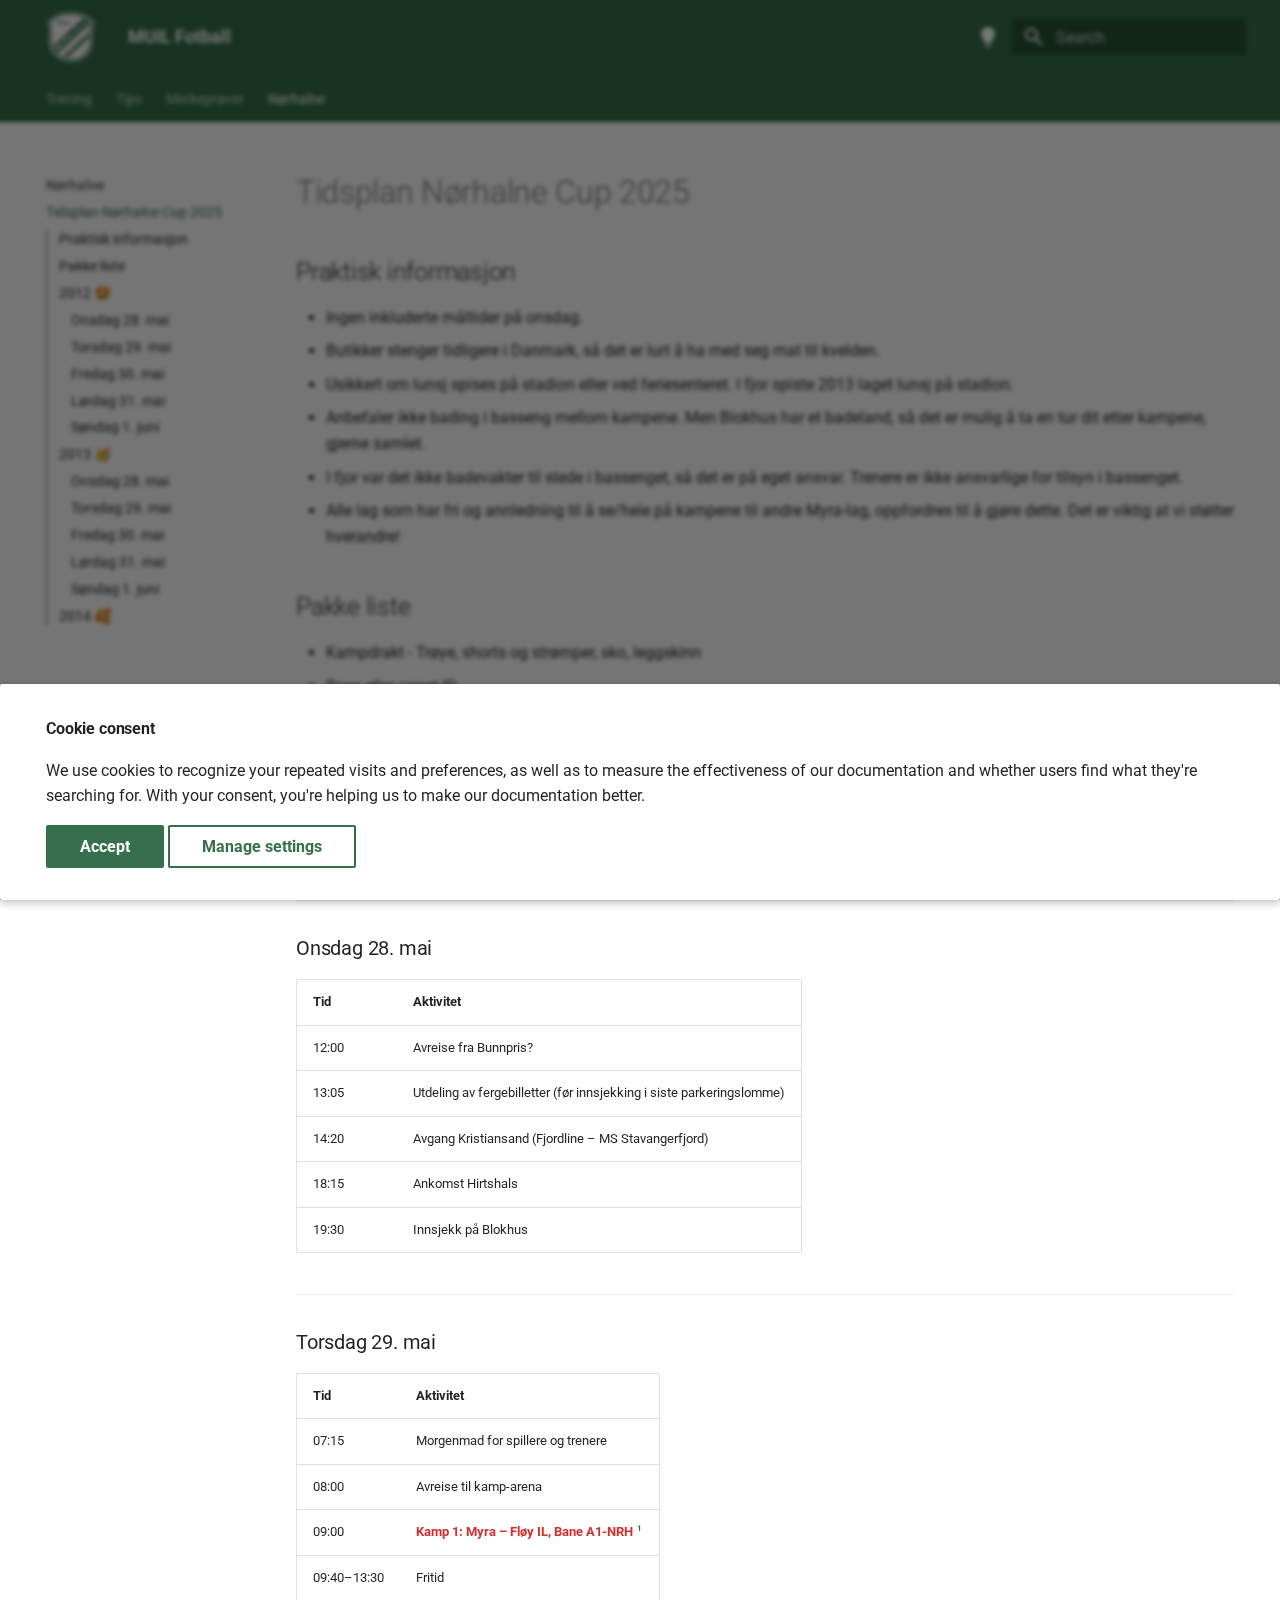
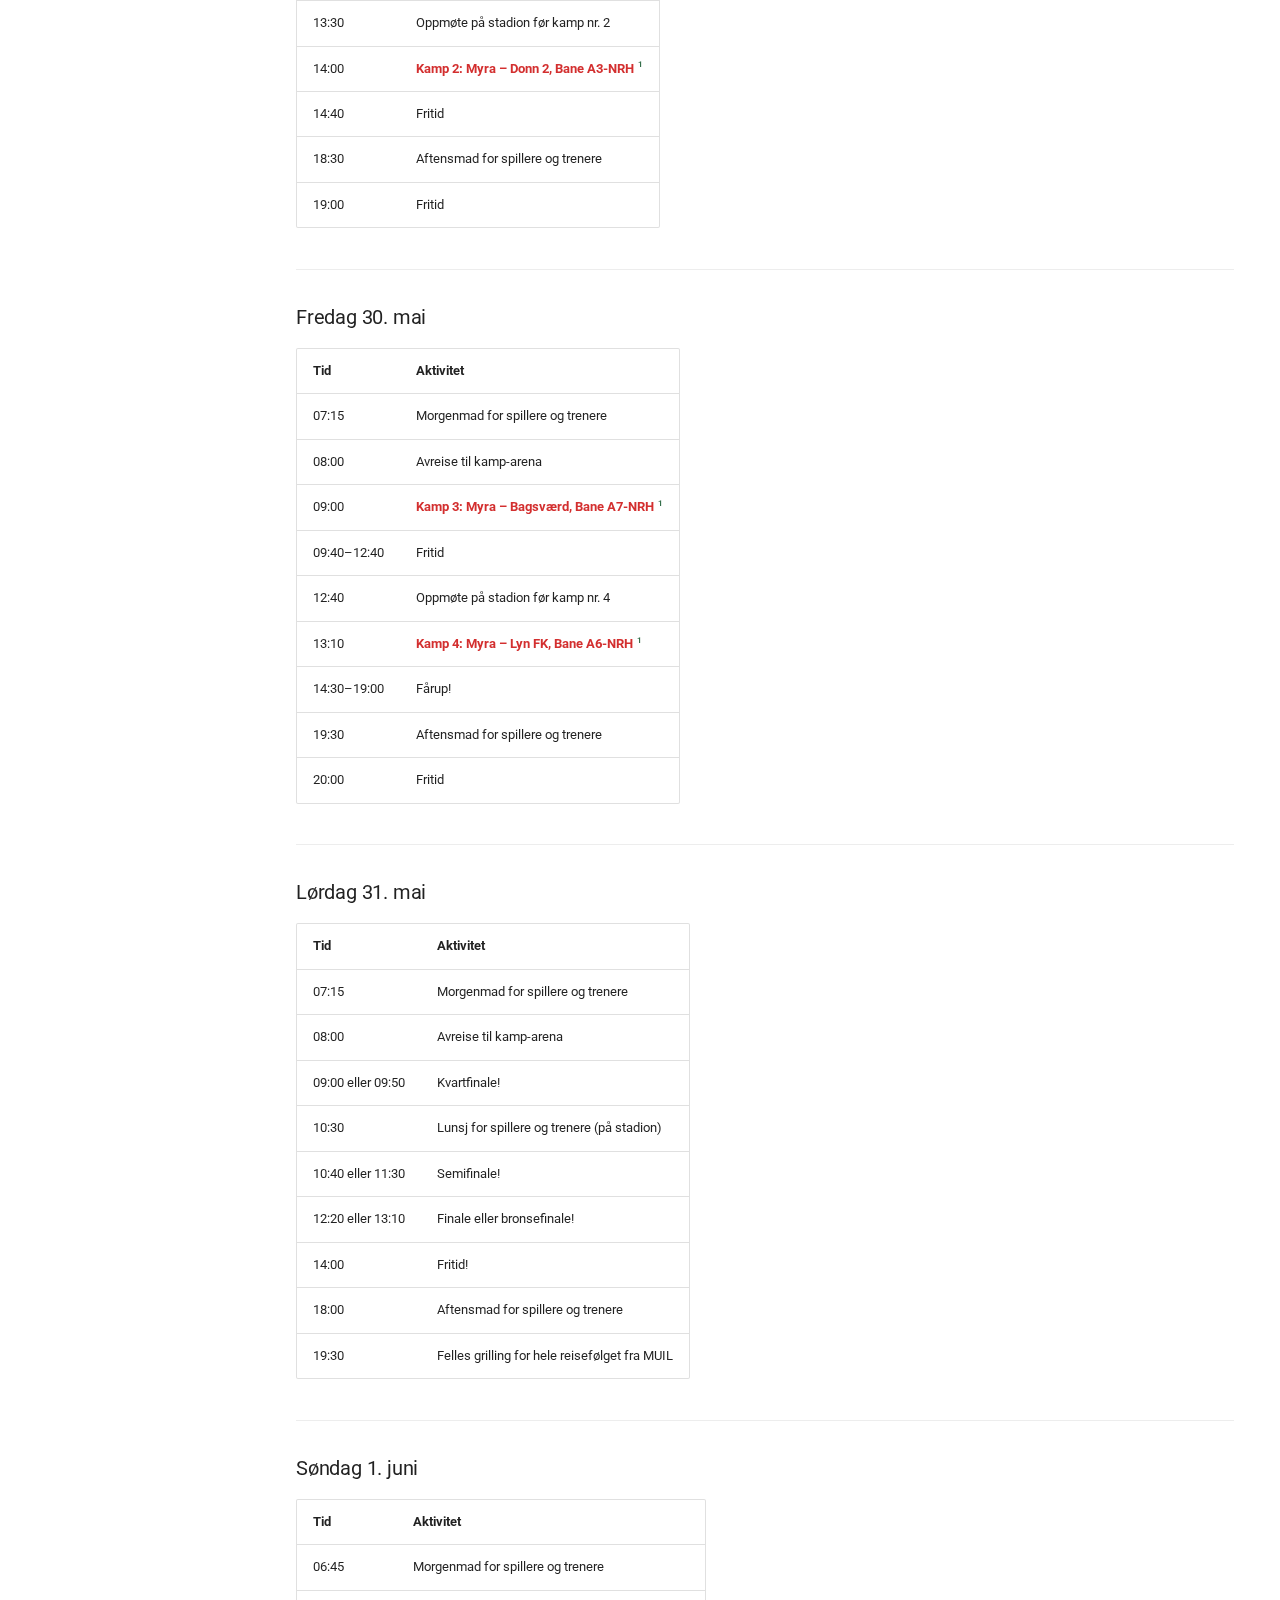
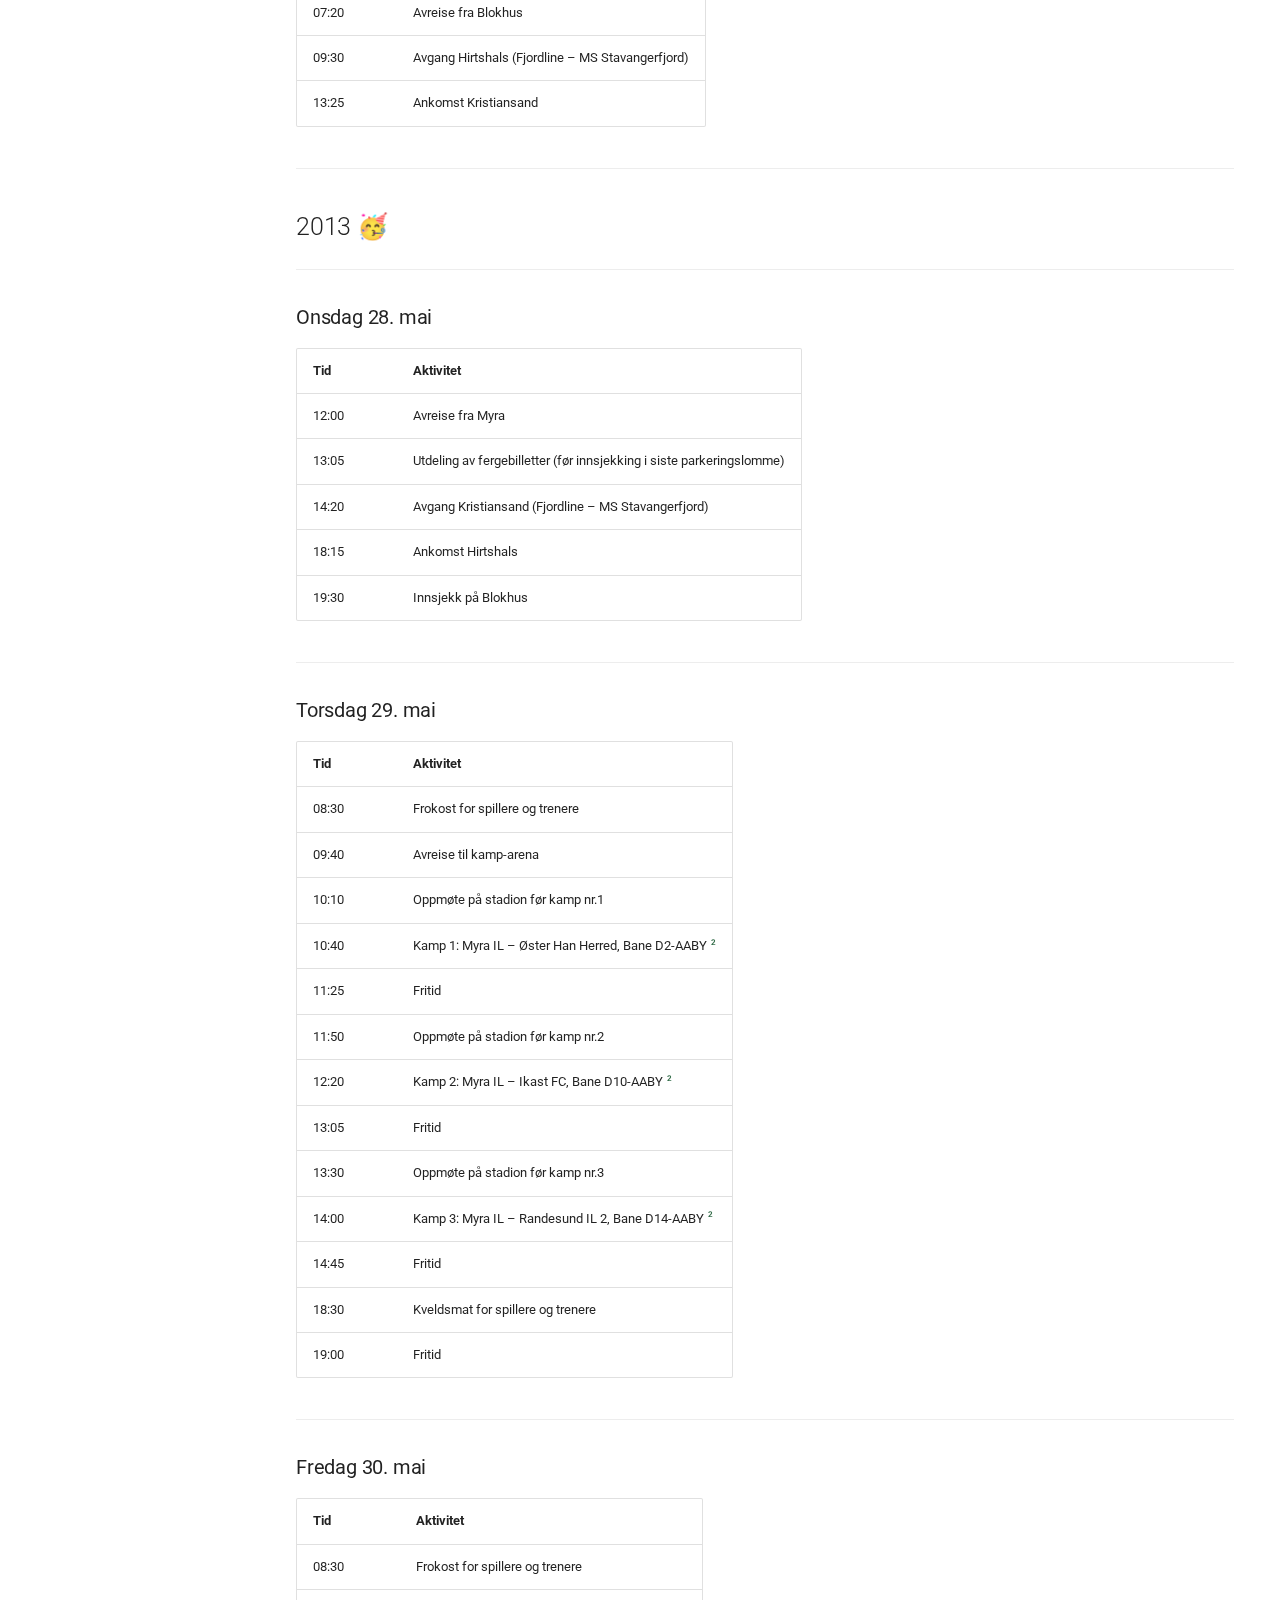
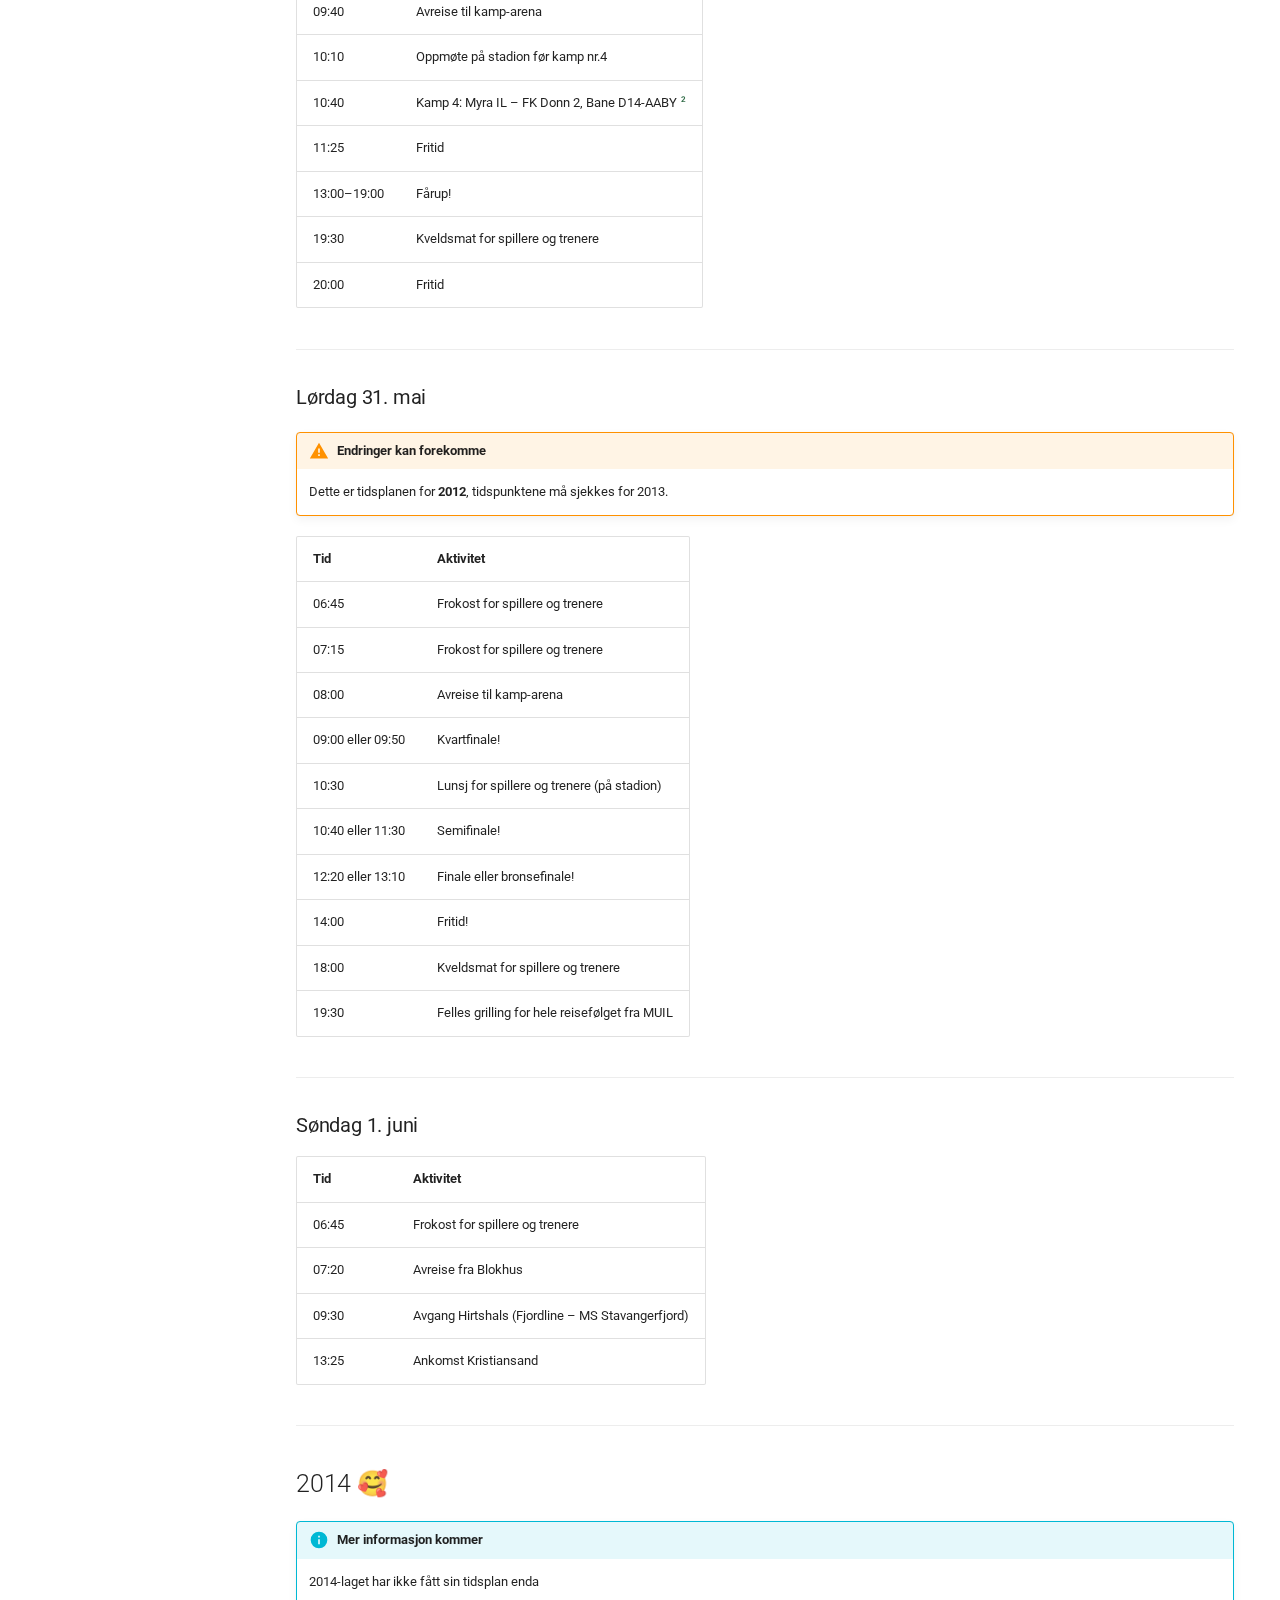
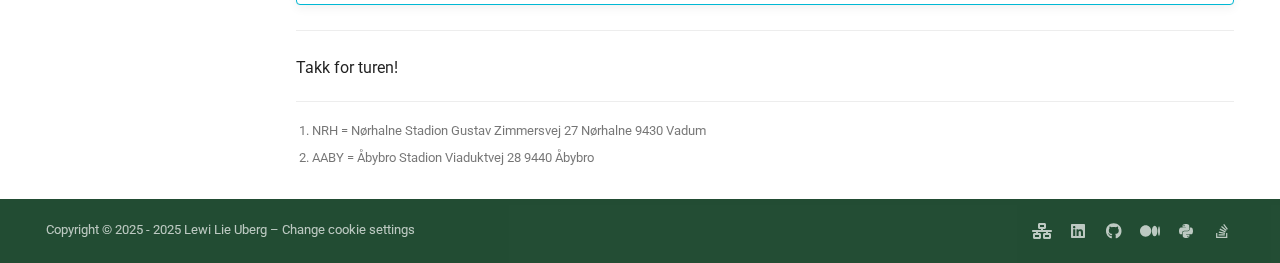
<file: nørhalne/tidsplan/index.html>
<!doctype html>
<html lang="en" class="no-js">
  <head>
    
      <meta charset="utf-8">
      <meta name="viewport" content="width=device-width,initial-scale=1">
      
        <meta name="description" content="Et webgrensesnitt for MUIL Fotball spillere for å få informasjon om selvutvikling.">
      
      
      
        <link rel="canonical" href="https://lewiuberg.github.io/muil-fotball/n%C3%B8rhalne/tidsplan/">
      
      
        <link rel="prev" href="../../merkepr%C3%B8ver/">
      
      
      
      <link rel="icon" href="../../assets/img/logo/favicon.ico">
      <meta name="generator" content="mkdocs-1.6.1, mkdocs-material-9.6.11">
    
    
      
        <title>Tidsplan Nørhalne Cup 2025 - MUIL Fotball</title>
      
    
    
      <link rel="stylesheet" href="../../assets/stylesheets/main.4af4bdda.min.css">
      
        
        <link rel="stylesheet" href="../../assets/stylesheets/palette.06af60db.min.css">
      
      


    
    
      
    
    
      
        
        
        <link rel="preconnect" href="https://fonts.gstatic.com" crossorigin>
        <link rel="stylesheet" href="https://fonts.googleapis.com/css?family=Roboto:300,300i,400,400i,700,700i%7CRoboto+Mono:400,400i,700,700i&display=fallback">
        <style>:root{--md-text-font:"Roboto";--md-code-font:"Roboto Mono"}</style>
      
    
    
      <link rel="stylesheet" href="../../stylesheets/extra.css">
    
    <script>__md_scope=new URL("../..",location),__md_hash=e=>[...e].reduce(((e,_)=>(e<<5)-e+_.charCodeAt(0)),0),__md_get=(e,_=localStorage,t=__md_scope)=>JSON.parse(_.getItem(t.pathname+"."+e)),__md_set=(e,_,t=localStorage,a=__md_scope)=>{try{t.setItem(a.pathname+"."+e,JSON.stringify(_))}catch(e){}}</script>
    
      
  


  
  

<script id="__analytics">function __md_analytics(){function e(){dataLayer.push(arguments)}window.dataLayer=window.dataLayer||[],e("js",new Date),e("config","G-X5TVX1RNG8"),document.addEventListener("DOMContentLoaded",(function(){document.forms.search&&document.forms.search.query.addEventListener("blur",(function(){this.value&&e("event","search",{search_term:this.value})}));document$.subscribe((function(){var t=document.forms.feedback;if(void 0!==t)for(var a of t.querySelectorAll("[type=submit]"))a.addEventListener("click",(function(a){a.preventDefault();var n=document.location.pathname,d=this.getAttribute("data-md-value");e("event","feedback",{page:n,data:d}),t.firstElementChild.disabled=!0;var r=t.querySelector(".md-feedback__note [data-md-value='"+d+"']");r&&(r.hidden=!1)})),t.hidden=!1})),location$.subscribe((function(t){e("config","G-X5TVX1RNG8",{page_path:t.pathname})}))}));var t=document.createElement("script");t.async=!0,t.src="https://www.googletagmanager.com/gtag/js?id=G-X5TVX1RNG8",document.getElementById("__analytics").insertAdjacentElement("afterEnd",t)}</script>
  
    <script>if("undefined"!=typeof __md_analytics){var consent=__md_get("__consent");consent&&consent.analytics&&__md_analytics()}</script>
  

    
    
      
        <meta  property="og:type"  content="website" >
      
        <meta  property="og:title"  content="Tidsplan Nørhalne Cup 2025 - MUIL Fotball" >
      
        <meta  property="og:description"  content="Et webgrensesnitt for MUIL Fotball spillere for å få informasjon om selvutvikling." >
      
        <meta  property="og:image"  content="https://lewiuberg.github.io/muil-fotball/assets/images/social/nørhalne/tidsplan.png" >
      
        <meta  property="og:image:type"  content="image/png" >
      
        <meta  property="og:image:width"  content="1200" >
      
        <meta  property="og:image:height"  content="630" >
      
        <meta  property="og:url"  content="https://lewiuberg.github.io/muil-fotball/n%C3%B8rhalne/tidsplan/" >
      
        <meta  name="twitter:card"  content="summary_large_image" >
      
        <meta  name="twitter:title"  content="Tidsplan Nørhalne Cup 2025 - MUIL Fotball" >
      
        <meta  name="twitter:description"  content="Et webgrensesnitt for MUIL Fotball spillere for å få informasjon om selvutvikling." >
      
        <meta  name="twitter:image"  content="https://lewiuberg.github.io/muil-fotball/assets/images/social/nørhalne/tidsplan.png" >
      
    
    
  </head>
  
  
    
    
      
    
    
    
    
    <body dir="ltr" data-md-color-scheme="default" data-md-color-primary="custom" data-md-color-accent="custom">
  
    
    <input class="md-toggle" data-md-toggle="drawer" type="checkbox" id="__drawer" autocomplete="off">
    <input class="md-toggle" data-md-toggle="search" type="checkbox" id="__search" autocomplete="off">
    <label class="md-overlay" for="__drawer"></label>
    <div data-md-component="skip">
      
        
        <a href="#tidsplan-nrhalne-cup-2025" class="md-skip">
          Skip to content
        </a>
      
    </div>
    <div data-md-component="announce">
      
    </div>
    
    
      

<header class="md-header" data-md-component="header">
  <nav class="md-header__inner md-grid" aria-label="Header">
    <a href="../.." title="MUIL Fotball" class="md-header__button md-logo" aria-label="MUIL Fotball" data-md-component="logo">
      
  <img src="../../assets/img/logo/logo_white.png" alt="logo">

    </a>
    <label class="md-header__button md-icon" for="__drawer">
      
      <svg xmlns="http://www.w3.org/2000/svg" viewBox="0 0 24 24"><path d="M3 6h18v2H3zm0 5h18v2H3zm0 5h18v2H3z"/></svg>
    </label>
    <div class="md-header__title" data-md-component="header-title">
      <div class="md-header__ellipsis">
        <div class="md-header__topic">
          <span class="md-ellipsis">
            MUIL Fotball
          </span>
        </div>
        <div class="md-header__topic" data-md-component="header-topic">
          <span class="md-ellipsis">
            
              Tidsplan Nørhalne Cup 2025
            
          </span>
        </div>
      </div>
    </div>
    
      
        <form class="md-header__option" data-md-component="palette">
  
    
    
    
    <input class="md-option" data-md-color-media="" data-md-color-scheme="default" data-md-color-primary="custom" data-md-color-accent="custom"  aria-label="Switch to dark mode"  type="radio" name="__palette" id="__palette_0">
    
      <label class="md-header__button md-icon" title="Switch to dark mode" for="__palette_1" hidden>
        <svg xmlns="http://www.w3.org/2000/svg" viewBox="0 0 24 24"><path d="M12 2a7 7 0 0 0-7 7c0 2.38 1.19 4.47 3 5.74V17a1 1 0 0 0 1 1h6a1 1 0 0 0 1-1v-2.26c1.81-1.27 3-3.36 3-5.74a7 7 0 0 0-7-7M9 21a1 1 0 0 0 1 1h4a1 1 0 0 0 1-1v-1H9z"/></svg>
      </label>
    
  
    
    
    
    <input class="md-option" data-md-color-media="" data-md-color-scheme="slate" data-md-color-primary="custom" data-md-color-accent="custom"  aria-label="Switch to light mode"  type="radio" name="__palette" id="__palette_1">
    
      <label class="md-header__button md-icon" title="Switch to light mode" for="__palette_0" hidden>
        <svg xmlns="http://www.w3.org/2000/svg" viewBox="0 0 24 24"><path d="M12 2a7 7 0 0 1 7 7c0 2.38-1.19 4.47-3 5.74V17a1 1 0 0 1-1 1H9a1 1 0 0 1-1-1v-2.26C6.19 13.47 5 11.38 5 9a7 7 0 0 1 7-7M9 21v-1h6v1a1 1 0 0 1-1 1h-4a1 1 0 0 1-1-1m3-17a5 5 0 0 0-5 5c0 2.05 1.23 3.81 3 4.58V16h4v-2.42c1.77-.77 3-2.53 3-4.58a5 5 0 0 0-5-5"/></svg>
      </label>
    
  
</form>
      
    
    
      <script>var palette=__md_get("__palette");if(palette&&palette.color){if("(prefers-color-scheme)"===palette.color.media){var media=matchMedia("(prefers-color-scheme: light)"),input=document.querySelector(media.matches?"[data-md-color-media='(prefers-color-scheme: light)']":"[data-md-color-media='(prefers-color-scheme: dark)']");palette.color.media=input.getAttribute("data-md-color-media"),palette.color.scheme=input.getAttribute("data-md-color-scheme"),palette.color.primary=input.getAttribute("data-md-color-primary"),palette.color.accent=input.getAttribute("data-md-color-accent")}for(var[key,value]of Object.entries(palette.color))document.body.setAttribute("data-md-color-"+key,value)}</script>
    
    
    
      
      
        <label class="md-header__button md-icon" for="__search">
          
          <svg xmlns="http://www.w3.org/2000/svg" viewBox="0 0 24 24"><path d="M9.5 3A6.5 6.5 0 0 1 16 9.5c0 1.61-.59 3.09-1.56 4.23l.27.27h.79l5 5-1.5 1.5-5-5v-.79l-.27-.27A6.52 6.52 0 0 1 9.5 16 6.5 6.5 0 0 1 3 9.5 6.5 6.5 0 0 1 9.5 3m0 2C7 5 5 7 5 9.5S7 14 9.5 14 14 12 14 9.5 12 5 9.5 5"/></svg>
        </label>
        <div class="md-search" data-md-component="search" role="dialog">
  <label class="md-search__overlay" for="__search"></label>
  <div class="md-search__inner" role="search">
    <form class="md-search__form" name="search">
      <input type="text" class="md-search__input" name="query" aria-label="Search" placeholder="Search" autocapitalize="off" autocorrect="off" autocomplete="off" spellcheck="false" data-md-component="search-query" required>
      <label class="md-search__icon md-icon" for="__search">
        
        <svg xmlns="http://www.w3.org/2000/svg" viewBox="0 0 24 24"><path d="M9.5 3A6.5 6.5 0 0 1 16 9.5c0 1.61-.59 3.09-1.56 4.23l.27.27h.79l5 5-1.5 1.5-5-5v-.79l-.27-.27A6.52 6.52 0 0 1 9.5 16 6.5 6.5 0 0 1 3 9.5 6.5 6.5 0 0 1 9.5 3m0 2C7 5 5 7 5 9.5S7 14 9.5 14 14 12 14 9.5 12 5 9.5 5"/></svg>
        
        <svg xmlns="http://www.w3.org/2000/svg" viewBox="0 0 24 24"><path d="M20 11v2H8l5.5 5.5-1.42 1.42L4.16 12l7.92-7.92L13.5 5.5 8 11z"/></svg>
      </label>
      <nav class="md-search__options" aria-label="Search">
        
          <a href="javascript:void(0)" class="md-search__icon md-icon" title="Share" aria-label="Share" data-clipboard data-clipboard-text="" data-md-component="search-share" tabindex="-1">
            
            <svg xmlns="http://www.w3.org/2000/svg" viewBox="0 0 24 24"><path d="M18 16.08c-.76 0-1.44.3-1.96.77L8.91 12.7c.05-.23.09-.46.09-.7s-.04-.47-.09-.7l7.05-4.11c.54.5 1.25.81 2.04.81a3 3 0 0 0 3-3 3 3 0 0 0-3-3 3 3 0 0 0-3 3c0 .24.04.47.09.7L8.04 9.81C7.5 9.31 6.79 9 6 9a3 3 0 0 0-3 3 3 3 0 0 0 3 3c.79 0 1.5-.31 2.04-.81l7.12 4.15c-.05.21-.08.43-.08.66 0 1.61 1.31 2.91 2.92 2.91s2.92-1.3 2.92-2.91A2.92 2.92 0 0 0 18 16.08"/></svg>
          </a>
        
        <button type="reset" class="md-search__icon md-icon" title="Clear" aria-label="Clear" tabindex="-1">
          
          <svg xmlns="http://www.w3.org/2000/svg" viewBox="0 0 24 24"><path d="M19 6.41 17.59 5 12 10.59 6.41 5 5 6.41 10.59 12 5 17.59 6.41 19 12 13.41 17.59 19 19 17.59 13.41 12z"/></svg>
        </button>
      </nav>
      
        <div class="md-search__suggest" data-md-component="search-suggest"></div>
      
    </form>
    <div class="md-search__output">
      <div class="md-search__scrollwrap" tabindex="0" data-md-scrollfix>
        <div class="md-search-result" data-md-component="search-result">
          <div class="md-search-result__meta">
            Initializing search
          </div>
          <ol class="md-search-result__list" role="presentation"></ol>
        </div>
      </div>
    </div>
  </div>
</div>
      
    
    
  </nav>
  
</header>
    
    <div class="md-container" data-md-component="container">
      
      
        
          
            
<nav class="md-tabs" aria-label="Tabs" data-md-component="tabs">
  <div class="md-grid">
    <ul class="md-tabs__list">
      
        
  
  
  
  
    
    
      <li class="md-tabs__item">
        <a href="../../trening/oppvarming/" class="md-tabs__link">
          
  
  
    
  
  Trening

        </a>
      </li>
    
  

      
        
  
  
  
  
    
    
      <li class="md-tabs__item">
        <a href="../../tips/offside/" class="md-tabs__link">
          
  
  
    
  
  Tips

        </a>
      </li>
    
  

      
        
  
  
  
  
    
    
      <li class="md-tabs__item">
        <a href="../../merkepr%C3%B8ver/" class="md-tabs__link">
          
  
  
    
  
  Merkeprøver

        </a>
      </li>
    
  

      
        
  
  
  
    
  
  
    
    
      <li class="md-tabs__item md-tabs__item--active">
        <a href="./" class="md-tabs__link">
          
  
  
    
  
  Nørhalne

        </a>
      </li>
    
  

      
    </ul>
  </div>
</nav>
          
        
      
      <main class="md-main" data-md-component="main">
        <div class="md-main__inner md-grid">
          
            
              
              <div class="md-sidebar md-sidebar--primary" data-md-component="sidebar" data-md-type="navigation" >
                <div class="md-sidebar__scrollwrap">
                  <div class="md-sidebar__inner">
                    


  


  

<nav class="md-nav md-nav--primary md-nav--lifted md-nav--integrated" aria-label="Navigation" data-md-level="0">
  <label class="md-nav__title" for="__drawer">
    <a href="../.." title="MUIL Fotball" class="md-nav__button md-logo" aria-label="MUIL Fotball" data-md-component="logo">
      
  <img src="../../assets/img/logo/logo_white.png" alt="logo">

    </a>
    MUIL Fotball
  </label>
  
  <ul class="md-nav__list" data-md-scrollfix>
    
      
      
  
  
  
  
    
    
      
        
      
        
      
        
      
    
    
    
      
      
    
    
    <li class="md-nav__item md-nav__item--nested">
      
        
        
        <input class="md-nav__toggle md-toggle " type="checkbox" id="__nav_1" >
        
          
          <label class="md-nav__link" for="__nav_1" id="__nav_1_label" tabindex="0">
            
  
  
  <span class="md-ellipsis">
    Trening
    
  </span>
  

            <span class="md-nav__icon md-icon"></span>
          </label>
        
        <nav class="md-nav" data-md-level="1" aria-labelledby="__nav_1_label" aria-expanded="false">
          <label class="md-nav__title" for="__nav_1">
            <span class="md-nav__icon md-icon"></span>
            Trening
          </label>
          <ul class="md-nav__list" data-md-scrollfix>
            
              
                
  
  
  
  
    <li class="md-nav__item">
      <a href="../../trening/oppvarming/" class="md-nav__link">
        
  
  
  <span class="md-ellipsis">
    Oppvarming
    
  </span>
  

      </a>
    </li>
  

              
            
              
                
  
  
  
  
    <li class="md-nav__item">
      <a href="../../trening/egentrening/" class="md-nav__link">
        
  
  
  <span class="md-ellipsis">
    Egentrening
    
  </span>
  

      </a>
    </li>
  

              
            
              
                
  
  
  
  
    <li class="md-nav__item">
      <a href="../../trening/treningsplan/" class="md-nav__link">
        
  
  
  <span class="md-ellipsis">
    Treningsplan
    
  </span>
  

      </a>
    </li>
  

              
            
          </ul>
        </nav>
      
    </li>
  

    
      
      
  
  
  
  
    
    
      
        
      
    
    
    
      
      
    
    
    <li class="md-nav__item md-nav__item--nested">
      
        
        
        <input class="md-nav__toggle md-toggle " type="checkbox" id="__nav_2" >
        
          
          <label class="md-nav__link" for="__nav_2" id="__nav_2_label" tabindex="0">
            
  
  
  <span class="md-ellipsis">
    Tips
    
  </span>
  

            <span class="md-nav__icon md-icon"></span>
          </label>
        
        <nav class="md-nav" data-md-level="1" aria-labelledby="__nav_2_label" aria-expanded="false">
          <label class="md-nav__title" for="__nav_2">
            <span class="md-nav__icon md-icon"></span>
            Tips
          </label>
          <ul class="md-nav__list" data-md-scrollfix>
            
              
                
  
  
  
  
    <li class="md-nav__item">
      <a href="../../tips/offside/" class="md-nav__link">
        
  
  
  <span class="md-ellipsis">
    Offside
    
  </span>
  

      </a>
    </li>
  

              
            
          </ul>
        </nav>
      
    </li>
  

    
      
      
  
  
  
  
    
    
      
        
          
        
      
    
    
    
      
      
    
    
    <li class="md-nav__item md-nav__item--nested">
      
        
        
        <input class="md-nav__toggle md-toggle " type="checkbox" id="__nav_3" >
        
          
          <div class="md-nav__link md-nav__container">
            <a href="../../merkepr%C3%B8ver/" class="md-nav__link ">
              
  
  
  <span class="md-ellipsis">
    Merkeprøver
    
  </span>
  

            </a>
            
          </div>
        
        <nav class="md-nav" data-md-level="1" aria-labelledby="__nav_3_label" aria-expanded="false">
          <label class="md-nav__title" for="__nav_3">
            <span class="md-nav__icon md-icon"></span>
            Merkeprøver
          </label>
          <ul class="md-nav__list" data-md-scrollfix>
            
              
            
          </ul>
        </nav>
      
    </li>
  

    
      
      
  
  
    
  
  
  
    
    
      
        
      
    
    
    
      
        
        
      
      
    
    
    <li class="md-nav__item md-nav__item--active md-nav__item--section md-nav__item--nested">
      
        
        
        <input class="md-nav__toggle md-toggle " type="checkbox" id="__nav_4" checked>
        
          
          <label class="md-nav__link" for="__nav_4" id="__nav_4_label" tabindex="">
            
  
  
  <span class="md-ellipsis">
    Nørhalne
    
  </span>
  

            <span class="md-nav__icon md-icon"></span>
          </label>
        
        <nav class="md-nav" data-md-level="1" aria-labelledby="__nav_4_label" aria-expanded="true">
          <label class="md-nav__title" for="__nav_4">
            <span class="md-nav__icon md-icon"></span>
            Nørhalne
          </label>
          <ul class="md-nav__list" data-md-scrollfix>
            
              
                
  
  
    
  
  
  
    <li class="md-nav__item md-nav__item--active">
      
      <input class="md-nav__toggle md-toggle" type="checkbox" id="__toc">
      
      
        
      
      
        <label class="md-nav__link md-nav__link--active" for="__toc">
          
  
  
  <span class="md-ellipsis">
    Tidsplan Nørhalne Cup 2025
    
  </span>
  

          <span class="md-nav__icon md-icon"></span>
        </label>
      
      <a href="./" class="md-nav__link md-nav__link--active">
        
  
  
  <span class="md-ellipsis">
    Tidsplan Nørhalne Cup 2025
    
  </span>
  

      </a>
      
        

  

<nav class="md-nav md-nav--secondary" aria-label="Table of Contents">
  
  
  
    
  
  
    <label class="md-nav__title" for="__toc">
      <span class="md-nav__icon md-icon"></span>
      Table of Contents
    </label>
    <ul class="md-nav__list" data-md-component="toc" data-md-scrollfix>
      
        <li class="md-nav__item">
  <a href="#praktisk-informasjon" class="md-nav__link">
    <span class="md-ellipsis">
      Praktisk informasjon
    </span>
  </a>
  
</li>
      
        <li class="md-nav__item">
  <a href="#pakke-liste" class="md-nav__link">
    <span class="md-ellipsis">
      Pakke liste
    </span>
  </a>
  
</li>
      
        <li class="md-nav__item">
  <a href="#2012" class="md-nav__link">
    <span class="md-ellipsis">
      2012 🤩
    </span>
  </a>
  
    <nav class="md-nav" aria-label="2012 🤩">
      <ul class="md-nav__list">
        
          <li class="md-nav__item">
  <a href="#onsdag-28-mai" class="md-nav__link">
    <span class="md-ellipsis">
      Onsdag 28. mai
    </span>
  </a>
  
</li>
        
          <li class="md-nav__item">
  <a href="#torsdag-29-mai" class="md-nav__link">
    <span class="md-ellipsis">
      Torsdag 29. mai
    </span>
  </a>
  
</li>
        
          <li class="md-nav__item">
  <a href="#fredag-30-mai" class="md-nav__link">
    <span class="md-ellipsis">
      Fredag 30. mai
    </span>
  </a>
  
</li>
        
          <li class="md-nav__item">
  <a href="#lrdag-31-mai" class="md-nav__link">
    <span class="md-ellipsis">
      Lørdag 31. mai
    </span>
  </a>
  
</li>
        
          <li class="md-nav__item">
  <a href="#sndag-1-juni" class="md-nav__link">
    <span class="md-ellipsis">
      Søndag 1. juni
    </span>
  </a>
  
</li>
        
      </ul>
    </nav>
  
</li>
      
        <li class="md-nav__item">
  <a href="#2013" class="md-nav__link">
    <span class="md-ellipsis">
      2013 🥳
    </span>
  </a>
  
    <nav class="md-nav" aria-label="2013 🥳">
      <ul class="md-nav__list">
        
          <li class="md-nav__item">
  <a href="#onsdag-28-mai_1" class="md-nav__link">
    <span class="md-ellipsis">
      Onsdag 28. mai
    </span>
  </a>
  
</li>
        
          <li class="md-nav__item">
  <a href="#torsdag-29-mai_1" class="md-nav__link">
    <span class="md-ellipsis">
      Torsdag 29. mai
    </span>
  </a>
  
</li>
        
          <li class="md-nav__item">
  <a href="#fredag-30-mai_1" class="md-nav__link">
    <span class="md-ellipsis">
      Fredag 30. mai
    </span>
  </a>
  
</li>
        
          <li class="md-nav__item">
  <a href="#lrdag-31-mai_1" class="md-nav__link">
    <span class="md-ellipsis">
      Lørdag 31. mai
    </span>
  </a>
  
</li>
        
          <li class="md-nav__item">
  <a href="#sndag-1-juni_1" class="md-nav__link">
    <span class="md-ellipsis">
      Søndag 1. juni
    </span>
  </a>
  
</li>
        
      </ul>
    </nav>
  
</li>
      
        <li class="md-nav__item">
  <a href="#2014" class="md-nav__link">
    <span class="md-ellipsis">
      2014 🥰
    </span>
  </a>
  
</li>
      
    </ul>
  
</nav>
      
    </li>
  

              
            
          </ul>
        </nav>
      
    </li>
  

    
  </ul>
</nav>
                  </div>
                </div>
              </div>
            
            
          
          
            <div class="md-content" data-md-component="content">
              <article class="md-content__inner md-typeset">
                
                  


  
  


<h1 id="tidsplan-nrhalne-cup-2025">Tidsplan Nørhalne Cup 2025<a class="headerlink" href="#tidsplan-nrhalne-cup-2025" title="Anchor link to this section for reference">&para;</a></h1>
<h2 id="praktisk-informasjon">Praktisk informasjon<a class="headerlink" href="#praktisk-informasjon" title="Anchor link to this section for reference">&para;</a></h2>
<ul>
<li>Ingen inkluderte måltider på onsdag.</li>
<li>Butikker stenger tidligere i Danmark, så det er lurt å ha med seg mat til kvelden.</li>
<li>Usikkert om lunsj spises på stadion eller ved feriesenteret. I fjor spiste 2013 laget lunsj på stadion.</li>
<li>Anbefaler ikke bading i basseng mellom kampene. Men Blokhus har et badeland, så det er mulig å ta en tur dit etter kampene, gjerne samlet.</li>
<li>I fjor var det ikke badevakter til stede i bassenget, så det er på eget ansvar. Trenere er ikke ansvarlige for tilsyn i bassenget.</li>
<li>Alle lag som har fri og annledning til å se/heie på kampene til andre Myra-lag, oppfordres til å gjøre dette. Det er viktig at vi støtter hverandre!</li>
</ul>
<h2 id="pakke-liste">Pakke liste<a class="headerlink" href="#pakke-liste" title="Anchor link to this section for reference">&para;</a></h2>
<ul>
<li>Kampdrakt - Trøye, shorts og strømper, sko, leggskinn</li>
<li>Pass eller annet ID</li>
<li>Tape?</li>
<li>Badetøy</li>
<li>Håndkle til basseng</li>
</ul>
<h2 id="2012">2012 🤩<a class="headerlink" href="#2012" title="Anchor link to this section for reference">&para;</a></h2>
<hr />
<h3 id="onsdag-28-mai">Onsdag 28. mai<a class="headerlink" href="#onsdag-28-mai" title="Anchor link to this section for reference">&para;</a></h3>
<table>
<thead>
<tr>
<th>Tid</th>
<th>Aktivitet</th>
</tr>
</thead>
<tbody>
<tr>
<td>12:00</td>
<td>Avreise fra Bunnpris?</td>
</tr>
<tr>
<td>13:05</td>
<td>Utdeling av fergebilletter (før innsjekking i siste parkeringslomme)</td>
</tr>
<tr>
<td>14:20</td>
<td>Avgang Kristiansand (Fjordline – MS Stavangerfjord)</td>
</tr>
<tr>
<td>18:15</td>
<td>Ankomst Hirtshals</td>
</tr>
<tr>
<td>19:30</td>
<td>Innsjekk på Blokhus</td>
</tr>
</tbody>
</table>
<hr />
<h3 id="torsdag-29-mai">Torsdag 29. mai<a class="headerlink" href="#torsdag-29-mai" title="Anchor link to this section for reference">&para;</a></h3>
<table>
<thead>
<tr>
<th>Tid</th>
<th>Aktivitet</th>
</tr>
</thead>
<tbody>
<tr>
<td>07:15</td>
<td>Morgenmad for spillere og trenere</td>
</tr>
<tr>
<td>08:00</td>
<td>Avreise til kamp-arena</td>
</tr>
<tr>
<td>09:00</td>
<td><span style="font-weight:bold; color:#d32f2f;">Kamp 1: Myra – Fløy IL, Bane A1-NRH <sup id="fnref4:1"><a class="footnote-ref" href="#fn:1">1</a></sup></span></td>
</tr>
<tr>
<td>09:40–13:30</td>
<td>Fritid</td>
</tr>
<tr>
<td>13:30</td>
<td>Oppmøte på stadion før kamp nr. 2</td>
</tr>
<tr>
<td>14:00</td>
<td><span style="font-weight:bold; color:#d32f2f;">Kamp 2: Myra – Donn 2, Bane A3-NRH <sup id="fnref3:1"><a class="footnote-ref" href="#fn:1">1</a></sup></span></td>
</tr>
<tr>
<td>14:40</td>
<td>Fritid</td>
</tr>
<tr>
<td>18:30</td>
<td>Aftensmad for spillere og trenere</td>
</tr>
<tr>
<td>19:00</td>
<td>Fritid</td>
</tr>
</tbody>
</table>
<hr />
<h3 id="fredag-30-mai">Fredag 30. mai<a class="headerlink" href="#fredag-30-mai" title="Anchor link to this section for reference">&para;</a></h3>
<table>
<thead>
<tr>
<th>Tid</th>
<th>Aktivitet</th>
</tr>
</thead>
<tbody>
<tr>
<td>07:15</td>
<td>Morgenmad for spillere og trenere</td>
</tr>
<tr>
<td>08:00</td>
<td>Avreise til kamp-arena</td>
</tr>
<tr>
<td>09:00</td>
<td><span style="font-weight:bold; color:#d32f2f;">Kamp 3: Myra – Bagsværd, Bane A7-NRH <sup id="fnref2:1"><a class="footnote-ref" href="#fn:1">1</a></sup></span></td>
</tr>
<tr>
<td>09:40–12:40</td>
<td>Fritid</td>
</tr>
<tr>
<td>12:40</td>
<td>Oppmøte på stadion før kamp nr. 4</td>
</tr>
<tr>
<td>13:10</td>
<td><span style="font-weight:bold; color:#d32f2f;">Kamp 4: Myra – Lyn FK, Bane A6-NRH <sup id="fnref:1"><a class="footnote-ref" href="#fn:1">1</a></sup></span></td>
</tr>
<tr>
<td>14:30–19:00</td>
<td>Fårup!</td>
</tr>
<tr>
<td>19:30</td>
<td>Aftensmad for spillere og trenere</td>
</tr>
<tr>
<td>20:00</td>
<td>Fritid</td>
</tr>
</tbody>
</table>
<hr />
<h3 id="lrdag-31-mai">Lørdag 31. mai<a class="headerlink" href="#lrdag-31-mai" title="Anchor link to this section for reference">&para;</a></h3>
<table>
<thead>
<tr>
<th>Tid</th>
<th>Aktivitet</th>
</tr>
</thead>
<tbody>
<tr>
<td>07:15</td>
<td>Morgenmad for spillere og trenere</td>
</tr>
<tr>
<td>08:00</td>
<td>Avreise til kamp-arena</td>
</tr>
<tr>
<td>09:00 eller 09:50</td>
<td>Kvartfinale!</td>
</tr>
<tr>
<td>10:30</td>
<td>Lunsj for spillere og trenere (på stadion)</td>
</tr>
<tr>
<td>10:40 eller 11:30</td>
<td>Semifinale!</td>
</tr>
<tr>
<td>12:20 eller 13:10</td>
<td>Finale eller bronsefinale!</td>
</tr>
<tr>
<td>14:00</td>
<td>Fritid!</td>
</tr>
<tr>
<td>18:00</td>
<td>Aftensmad for spillere og trenere</td>
</tr>
<tr>
<td>19:30</td>
<td>Felles grilling for hele reisefølget fra MUIL</td>
</tr>
</tbody>
</table>
<hr />
<h3 id="sndag-1-juni">Søndag 1. juni<a class="headerlink" href="#sndag-1-juni" title="Anchor link to this section for reference">&para;</a></h3>
<table>
<thead>
<tr>
<th>Tid</th>
<th>Aktivitet</th>
</tr>
</thead>
<tbody>
<tr>
<td>06:45</td>
<td>Morgenmad for spillere og trenere</td>
</tr>
<tr>
<td>07:20</td>
<td>Avreise fra Blokhus</td>
</tr>
<tr>
<td>09:30</td>
<td>Avgang Hirtshals (Fjordline – MS Stavangerfjord)</td>
</tr>
<tr>
<td>13:25</td>
<td>Ankomst Kristiansand</td>
</tr>
</tbody>
</table>
<hr />
<h2 id="2013">2013 🥳<a class="headerlink" href="#2013" title="Anchor link to this section for reference">&para;</a></h2>
<hr />
<h3 id="onsdag-28-mai_1">Onsdag 28. mai<a class="headerlink" href="#onsdag-28-mai_1" title="Anchor link to this section for reference">&para;</a></h3>
<table>
<thead>
<tr>
<th>Tid</th>
<th>Aktivitet</th>
</tr>
</thead>
<tbody>
<tr>
<td>12:00</td>
<td>Avreise fra Myra</td>
</tr>
<tr>
<td>13:05</td>
<td>Utdeling av fergebilletter (før innsjekking i siste parkeringslomme)</td>
</tr>
<tr>
<td>14:20</td>
<td>Avgang Kristiansand (Fjordline – MS Stavangerfjord)</td>
</tr>
<tr>
<td>18:15</td>
<td>Ankomst Hirtshals</td>
</tr>
<tr>
<td>19:30</td>
<td>Innsjekk på Blokhus</td>
</tr>
</tbody>
</table>
<hr />
<h3 id="torsdag-29-mai_1">Torsdag 29. mai<a class="headerlink" href="#torsdag-29-mai_1" title="Anchor link to this section for reference">&para;</a></h3>
<table>
<thead>
<tr>
<th>Tid</th>
<th>Aktivitet</th>
</tr>
</thead>
<tbody>
<tr>
<td>08:30</td>
<td>Frokost for spillere og trenere</td>
</tr>
<tr>
<td>09:40</td>
<td>Avreise til kamp-arena</td>
</tr>
<tr>
<td>10:10</td>
<td>Oppmøte på stadion før kamp nr.1</td>
</tr>
<tr>
<td>10:40</td>
<td>Kamp 1: Myra IL – Øster Han Herred, Bane D2-AABY <sup id="fnref4:2"><a class="footnote-ref" href="#fn:2">2</a></sup></td>
</tr>
<tr>
<td>11:25</td>
<td>Fritid</td>
</tr>
<tr>
<td>11:50</td>
<td>Oppmøte på stadion før kamp nr.2</td>
</tr>
<tr>
<td>12:20</td>
<td>Kamp 2: Myra IL – Ikast FC, Bane D10-AABY <sup id="fnref3:2"><a class="footnote-ref" href="#fn:2">2</a></sup></td>
</tr>
<tr>
<td>13:05</td>
<td>Fritid</td>
</tr>
<tr>
<td>13:30</td>
<td>Oppmøte på stadion før kamp nr.3</td>
</tr>
<tr>
<td>14:00</td>
<td>Kamp 3: Myra IL – Randesund IL 2, Bane D14-AABY <sup id="fnref2:2"><a class="footnote-ref" href="#fn:2">2</a></sup></td>
</tr>
<tr>
<td>14:45</td>
<td>Fritid</td>
</tr>
<tr>
<td>18:30</td>
<td>Kveldsmat for spillere og trenere</td>
</tr>
<tr>
<td>19:00</td>
<td>Fritid</td>
</tr>
</tbody>
</table>
<hr />
<h3 id="fredag-30-mai_1">Fredag 30. mai<a class="headerlink" href="#fredag-30-mai_1" title="Anchor link to this section for reference">&para;</a></h3>
<table>
<thead>
<tr>
<th>Tid</th>
<th>Aktivitet</th>
</tr>
</thead>
<tbody>
<tr>
<td>08:30</td>
<td>Frokost for spillere og trenere</td>
</tr>
<tr>
<td>09:40</td>
<td>Avreise til kamp-arena</td>
</tr>
<tr>
<td>10:10</td>
<td>Oppmøte på stadion før kamp nr.4</td>
</tr>
<tr>
<td>10:40</td>
<td>Kamp 4: Myra IL – FK Donn 2, Bane D14-AABY <sup id="fnref:2"><a class="footnote-ref" href="#fn:2">2</a></sup></td>
</tr>
<tr>
<td>11:25</td>
<td>Fritid</td>
</tr>
<tr>
<td>13:00–19:00</td>
<td>Fårup!</td>
</tr>
<tr>
<td>19:30</td>
<td>Kveldsmat for spillere og trenere</td>
</tr>
<tr>
<td>20:00</td>
<td>Fritid</td>
</tr>
</tbody>
</table>
<hr />
<h3 id="lrdag-31-mai_1">Lørdag 31. mai<a class="headerlink" href="#lrdag-31-mai_1" title="Anchor link to this section for reference">&para;</a></h3>
<div class="admonition warning">
<p class="admonition-title">Endringer kan forekomme</p>
<p>Dette er tidsplanen for <strong>2012</strong>, tidspunktene må sjekkes for 2013.</p>
</div>
<table>
<thead>
<tr>
<th>Tid</th>
<th>Aktivitet</th>
</tr>
</thead>
<tbody>
<tr>
<td>06:45</td>
<td>Frokost for spillere og trenere</td>
</tr>
<tr>
<td>07:15</td>
<td>Frokost for spillere og trenere</td>
</tr>
<tr>
<td>08:00</td>
<td>Avreise til kamp-arena</td>
</tr>
<tr>
<td>09:00 eller 09:50</td>
<td>Kvartfinale!</td>
</tr>
<tr>
<td>10:30</td>
<td>Lunsj for spillere og trenere (på stadion)</td>
</tr>
<tr>
<td>10:40 eller 11:30</td>
<td>Semifinale!</td>
</tr>
<tr>
<td>12:20 eller 13:10</td>
<td>Finale eller bronsefinale!</td>
</tr>
<tr>
<td>14:00</td>
<td>Fritid!</td>
</tr>
<tr>
<td>18:00</td>
<td>Kveldsmat for spillere og trenere</td>
</tr>
<tr>
<td>19:30</td>
<td>Felles grilling for hele reisefølget fra MUIL</td>
</tr>
</tbody>
</table>
<hr />
<h3 id="sndag-1-juni_1">Søndag 1. juni<a class="headerlink" href="#sndag-1-juni_1" title="Anchor link to this section for reference">&para;</a></h3>
<table>
<thead>
<tr>
<th>Tid</th>
<th>Aktivitet</th>
</tr>
</thead>
<tbody>
<tr>
<td>06:45</td>
<td>Frokost for spillere og trenere</td>
</tr>
<tr>
<td>07:20</td>
<td>Avreise fra Blokhus</td>
</tr>
<tr>
<td>09:30</td>
<td>Avgang Hirtshals (Fjordline – MS Stavangerfjord)</td>
</tr>
<tr>
<td>13:25</td>
<td>Ankomst Kristiansand</td>
</tr>
</tbody>
</table>
<hr />
<h2 id="2014">2014 🥰<a class="headerlink" href="#2014" title="Anchor link to this section for reference">&para;</a></h2>
<div class="admonition info">
<p class="admonition-title">Mer informasjon kommer</p>
<p>2014-laget har ikke fått sin tidsplan enda</p>
</div>
<hr />
<p>Takk for turen!</p>
<div class="footnote">
<hr />
<ol>
<li id="fn:1">
<p>NRH = Nørhalne Stadion
Gustav Zimmersvej 27
Nørhalne 9430 Vadum&#160;<a class="footnote-backref" href="#fnref:1" title="Jump back to footnote 1 in the text">&#8617;</a><a class="footnote-backref" href="#fnref2:1" title="Jump back to footnote 1 in the text">&#8617;</a><a class="footnote-backref" href="#fnref3:1" title="Jump back to footnote 1 in the text">&#8617;</a><a class="footnote-backref" href="#fnref4:1" title="Jump back to footnote 1 in the text">&#8617;</a></p>
</li>
<li id="fn:2">
<p>AABY = Åbybro Stadion
Viaduktvej 28
9440 Åbybro&#160;<a class="footnote-backref" href="#fnref:2" title="Jump back to footnote 2 in the text">&#8617;</a><a class="footnote-backref" href="#fnref2:2" title="Jump back to footnote 2 in the text">&#8617;</a><a class="footnote-backref" href="#fnref3:2" title="Jump back to footnote 2 in the text">&#8617;</a><a class="footnote-backref" href="#fnref4:2" title="Jump back to footnote 2 in the text">&#8617;</a></p>
</li>
</ol>
</div>







  
  



  



  <form class="md-feedback" name="feedback" hidden>
    <fieldset>
      <legend class="md-feedback__title">
        Var denne siden nyttig?
      </legend>
      <div class="md-feedback__inner">
        <div class="md-feedback__list">
          
            <button class="md-feedback__icon md-icon" type="submit" title="Denne siden var nyttig" data-md-value="1">
              <svg xmlns="http://www.w3.org/2000/svg" viewBox="0 0 24 24"><path d="M5 9v12H1V9zm4 12a2 2 0 0 1-2-2V9c0-.55.22-1.05.59-1.41L14.17 1l1.06 1.06c.27.27.44.64.44 1.05l-.03.32L14.69 8H21a2 2 0 0 1 2 2v2c0 .26-.05.5-.14.73l-3.02 7.05C19.54 20.5 18.83 21 18 21zm0-2h9.03L21 12v-2h-8.79l1.13-5.32L9 9.03z"/></svg>
            </button>
          
            <button class="md-feedback__icon md-icon" type="submit" title="Denne siden kan forbedres" data-md-value="0">
              <svg xmlns="http://www.w3.org/2000/svg" viewBox="0 0 24 24"><path d="M19 15V3h4v12zM15 3a2 2 0 0 1 2 2v10c0 .55-.22 1.05-.59 1.41L9.83 23l-1.06-1.06c-.27-.27-.44-.64-.44-1.06l.03-.31.95-4.57H3a2 2 0 0 1-2-2v-2c0-.26.05-.5.14-.73l3.02-7.05C4.46 3.5 5.17 3 6 3zm0 2H5.97L3 12v2h8.78l-1.13 5.32L15 14.97z"/></svg>
            </button>
          
        </div>
        <div class="md-feedback__note">
          
            <div data-md-value="1" hidden>
              
              
                
              
              
              
                
                
              
              Takk for tilbakemeldingen!
            </div>
          
            <div data-md-value="0" hidden>
              
              
                
              
              
              
                
                
              
              Takk for tilbakemeldingen! Hjelp oss med å forbedre denne siden ved å bruke vårt <a href="..." target="_blank" rel="noopener">tilbakemeldingsskjema</a>.
            </div>
          
        </div>
      </div>
    </fieldset>
  </form>


                
              </article>
            </div>
          
          
  <script>var tabs=__md_get("__tabs");if(Array.isArray(tabs))e:for(var set of document.querySelectorAll(".tabbed-set")){var labels=set.querySelector(".tabbed-labels");for(var tab of tabs)for(var label of labels.getElementsByTagName("label"))if(label.innerText.trim()===tab){var input=document.getElementById(label.htmlFor);input.checked=!0;continue e}}</script>

<script>var target=document.getElementById(location.hash.slice(1));target&&target.name&&(target.checked=target.name.startsWith("__tabbed_"))</script>
        </div>
        
          <button type="button" class="md-top md-icon" data-md-component="top" hidden>
  
  <svg xmlns="http://www.w3.org/2000/svg" viewBox="0 0 24 24"><path d="M13 20h-2V8l-5.5 5.5-1.42-1.42L12 4.16l7.92 7.92-1.42 1.42L13 8z"/></svg>
  Back to top
</button>
        
      </main>
      
        <footer class="md-footer">
  
  <div class="md-footer-meta md-typeset">
    <div class="md-footer-meta__inner md-grid">
      <div class="md-copyright">
  
    <div class="md-copyright__highlight">
      Copyright &copy; 2025 - 2025 Lewi Lie Uberg – <a href="#__consent">Change cookie settings</a>

    </div>
  
  
</div>
      
        <div class="md-social">
  
    
    
    
    
    <a href="https://uberg.me" target="_blank" rel="noopener" title="Author website" class="md-social__link">
      <svg xmlns="http://www.w3.org/2000/svg" viewBox="0 0 640 512"><!--! Font Awesome Free 6.7.2 by @fontawesome - https://fontawesome.com License - https://fontawesome.com/license/free (Icons: CC BY 4.0, Fonts: SIL OFL 1.1, Code: MIT License) Copyright 2024 Fonticons, Inc.--><path d="M256 64h128v64H256zM240 0c-26.5 0-48 21.5-48 48v96c0 26.5 21.5 48 48 48h48v32H32c-17.7 0-32 14.3-32 32s14.3 32 32 32h96v32H80c-26.5 0-48 21.5-48 48v96c0 26.5 21.5 48 48 48h160c26.5 0 48-21.5 48-48v-96c0-26.5-21.5-48-48-48h-48v-32h256v32h-48c-26.5 0-48 21.5-48 48v96c0 26.5 21.5 48 48 48h160c26.5 0 48-21.5 48-48v-96c0-26.5-21.5-48-48-48h-48v-32h96c17.7 0 32-14.3 32-32s-14.3-32-32-32H352v-32h48c26.5 0 48-21.5 48-48V48c0-26.5-21.5-48-48-48zM96 448v-64h128v64zm320-64h128v64H416z"/></svg>
    </a>
  
    
    
    
    
    <a href="https://www.linkedin.com/in/lewiuberg/" target="_blank" rel="noopener" title="Author on LinkedIn" class="md-social__link">
      <svg xmlns="http://www.w3.org/2000/svg" viewBox="0 0 448 512"><!--! Font Awesome Free 6.7.2 by @fontawesome - https://fontawesome.com License - https://fontawesome.com/license/free (Icons: CC BY 4.0, Fonts: SIL OFL 1.1, Code: MIT License) Copyright 2024 Fonticons, Inc.--><path d="M416 32H31.9C14.3 32 0 46.5 0 64.3v383.4C0 465.5 14.3 480 31.9 480H416c17.6 0 32-14.5 32-32.3V64.3c0-17.8-14.4-32.3-32-32.3M135.4 416H69V202.2h66.5V416zm-33.2-243c-21.3 0-38.5-17.3-38.5-38.5S80.9 96 102.2 96c21.2 0 38.5 17.3 38.5 38.5 0 21.3-17.2 38.5-38.5 38.5m282.1 243h-66.4V312c0-24.8-.5-56.7-34.5-56.7-34.6 0-39.9 27-39.9 54.9V416h-66.4V202.2h63.7v29.2h.9c8.9-16.8 30.6-34.5 62.9-34.5 67.2 0 79.7 44.3 79.7 101.9z"/></svg>
    </a>
  
    
    
    
    
    <a href="https://github.com/lewiuberg" target="_blank" rel="noopener" title="Author on GitHub" class="md-social__link">
      <svg xmlns="http://www.w3.org/2000/svg" viewBox="0 0 496 512"><!--! Font Awesome Free 6.7.2 by @fontawesome - https://fontawesome.com License - https://fontawesome.com/license/free (Icons: CC BY 4.0, Fonts: SIL OFL 1.1, Code: MIT License) Copyright 2024 Fonticons, Inc.--><path d="M165.9 397.4c0 2-2.3 3.6-5.2 3.6-3.3.3-5.6-1.3-5.6-3.6 0-2 2.3-3.6 5.2-3.6 3-.3 5.6 1.3 5.6 3.6m-31.1-4.5c-.7 2 1.3 4.3 4.3 4.9 2.6 1 5.6 0 6.2-2s-1.3-4.3-4.3-5.2c-2.6-.7-5.5.3-6.2 2.3m44.2-1.7c-2.9.7-4.9 2.6-4.6 4.9.3 2 2.9 3.3 5.9 2.6 2.9-.7 4.9-2.6 4.6-4.6-.3-1.9-3-3.2-5.9-2.9M244.8 8C106.1 8 0 113.3 0 252c0 110.9 69.8 205.8 169.5 239.2 12.8 2.3 17.3-5.6 17.3-12.1 0-6.2-.3-40.4-.3-61.4 0 0-70 15-84.7-29.8 0 0-11.4-29.1-27.8-36.6 0 0-22.9-15.7 1.6-15.4 0 0 24.9 2 38.6 25.8 21.9 38.6 58.6 27.5 72.9 20.9 2.3-16 8.8-27.1 16-33.7-55.9-6.2-112.3-14.3-112.3-110.5 0-27.5 7.6-41.3 23.6-58.9-2.6-6.5-11.1-33.3 2.6-67.9 20.9-6.5 69 27 69 27 20-5.6 41.5-8.5 62.8-8.5s42.8 2.9 62.8 8.5c0 0 48.1-33.6 69-27 13.7 34.7 5.2 61.4 2.6 67.9 16 17.7 25.8 31.5 25.8 58.9 0 96.5-58.9 104.2-114.8 110.5 9.2 7.9 17 22.9 17 46.4 0 33.7-.3 75.4-.3 83.6 0 6.5 4.6 14.4 17.3 12.1C428.2 457.8 496 362.9 496 252 496 113.3 383.5 8 244.8 8M97.2 352.9c-1.3 1-1 3.3.7 5.2 1.6 1.6 3.9 2.3 5.2 1 1.3-1 1-3.3-.7-5.2-1.6-1.6-3.9-2.3-5.2-1m-10.8-8.1c-.7 1.3.3 2.9 2.3 3.9 1.6 1 3.6.7 4.3-.7.7-1.3-.3-2.9-2.3-3.9-2-.6-3.6-.3-4.3.7m32.4 35.6c-1.6 1.3-1 4.3 1.3 6.2 2.3 2.3 5.2 2.6 6.5 1 1.3-1.3.7-4.3-1.3-6.2-2.2-2.3-5.2-2.6-6.5-1m-11.4-14.7c-1.6 1-1.6 3.6 0 5.9s4.3 3.3 5.6 2.3c1.6-1.3 1.6-3.9 0-6.2-1.4-2.3-4-3.3-5.6-2"/></svg>
    </a>
  
    
    
    
    
    <a href="https://lewiuberg.medium.com" target="_blank" rel="noopener" title="Author on Medium" class="md-social__link">
      <svg xmlns="http://www.w3.org/2000/svg" viewBox="0 0 640 512"><!--! Font Awesome Free 6.7.2 by @fontawesome - https://fontawesome.com License - https://fontawesome.com/license/free (Icons: CC BY 4.0, Fonts: SIL OFL 1.1, Code: MIT License) Copyright 2024 Fonticons, Inc.--><path d="M180.5 74.262C80.813 74.262 0 155.633 0 256s80.819 181.738 180.5 181.738S361 356.373 361 256 280.191 74.262 180.5 74.262m288.25 10.646c-49.845 0-90.245 76.619-90.245 171.095s40.406 171.1 90.251 171.1 90.251-76.619 90.251-171.1H559c0-94.503-40.4-171.095-90.248-171.095Zm139.506 17.821c-17.526 0-31.735 68.628-31.735 153.274s14.2 153.274 31.735 153.274S640 340.631 640 256c0-84.649-14.215-153.271-31.742-153.271Z"/></svg>
    </a>
  
    
    
    
    
    <a href="https://pypi.org/user/lewiuberg/" target="_blank" rel="noopener" title="Author on PyPI" class="md-social__link">
      <svg xmlns="http://www.w3.org/2000/svg" viewBox="0 0 448 512"><!--! Font Awesome Free 6.7.2 by @fontawesome - https://fontawesome.com License - https://fontawesome.com/license/free (Icons: CC BY 4.0, Fonts: SIL OFL 1.1, Code: MIT License) Copyright 2024 Fonticons, Inc.--><path d="M439.8 200.5c-7.7-30.9-22.3-54.2-53.4-54.2h-40.1v47.4c0 36.8-31.2 67.8-66.8 67.8H172.7c-29.2 0-53.4 25-53.4 54.3v101.8c0 29 25.2 46 53.4 54.3 33.8 9.9 66.3 11.7 106.8 0 26.9-7.8 53.4-23.5 53.4-54.3v-40.7H226.2v-13.6h160.2c31.1 0 42.6-21.7 53.4-54.2 11.2-33.5 10.7-65.7 0-108.6M286.2 404c11.1 0 20.1 9.1 20.1 20.3 0 11.3-9 20.4-20.1 20.4-11 0-20.1-9.2-20.1-20.4.1-11.3 9.1-20.3 20.1-20.3M167.8 248.1h106.8c29.7 0 53.4-24.5 53.4-54.3V91.9c0-29-24.4-50.7-53.4-55.6-35.8-5.9-74.7-5.6-106.8.1-45.2 8-53.4 24.7-53.4 55.6v40.7h106.9v13.6h-147c-31.1 0-58.3 18.7-66.8 54.2-9.8 40.7-10.2 66.1 0 108.6 7.6 31.6 25.7 54.2 56.8 54.2H101v-48.8c0-35.3 30.5-66.4 66.8-66.4m-6.7-142.6c-11.1 0-20.1-9.1-20.1-20.3.1-11.3 9-20.4 20.1-20.4 11 0 20.1 9.2 20.1 20.4s-9 20.3-20.1 20.3"/></svg>
    </a>
  
    
    
    
    
    <a href="https://stackoverflow.com/users/10685529/lewi-uberg" target="_blank" rel="noopener" title="Author on Stack Overflow" class="md-social__link">
      <svg xmlns="http://www.w3.org/2000/svg" viewBox="0 0 384 512"><!--! Font Awesome Free 6.7.2 by @fontawesome - https://fontawesome.com License - https://fontawesome.com/license/free (Icons: CC BY 4.0, Fonts: SIL OFL 1.1, Code: MIT License) Copyright 2024 Fonticons, Inc.--><path d="M290.7 311 95 269.7 86.8 309l195.7 41zm51-87L188.2 95.7l-25.5 30.8 153.5 128.3zm-31.2 39.7L129.2 179l-16.7 36.5L293.7 300zM262 32l-32 24 119.3 160.3 32-24zm20.5 328h-200v39.7h200zm39.7 80H42.7V320h-40v160h359.5V320h-40z"/></svg>
    </a>
  
</div>
      
    </div>
  </div>
</footer>
      
    </div>
    <div class="md-dialog" data-md-component="dialog">
      <div class="md-dialog__inner md-typeset"></div>
    </div>
    
    
      <div class="md-consent" data-md-component="consent" id="__consent" hidden>
        <div class="md-consent__overlay"></div>
        <aside class="md-consent__inner">
          <form class="md-consent__form md-grid md-typeset" name="consent">
            



<h4>Cookie consent</h4>
<p>We use cookies to recognize your repeated visits and preferences, as well as to measure the effectiveness of our documentation and whether users find what they're searching for. With your consent, you're helping us to make our documentation better.</p>
<input class="md-toggle" type="checkbox" id="__settings" >
<div class="md-consent__settings">
  <ul class="task-list">
    
    
      
        
  
  
    
    
  
  <li class="task-list-item">
    <label class="task-list-control">
      <input type="checkbox" name="analytics" checked>
      <span class="task-list-indicator"></span>
      Google Analytics
    </label>
  </li>

      
    
    
      
    
    
  </ul>
</div>
<div class="md-consent__controls">
  
    
      <button class="md-button md-button--primary">Accept</button>
    
    
    
  
    
    
    
      <label class="md-button" for="__settings">Manage settings</label>
    
  
</div>
          </form>
        </aside>
      </div>
      <script>var consent=__md_get("__consent");if(consent)for(var input of document.forms.consent.elements)input.name&&(input.checked=consent[input.name]||!1);else"file:"!==location.protocol&&setTimeout((function(){document.querySelector("[data-md-component=consent]").hidden=!1}),250);var form=document.forms.consent;for(var action of["submit","reset"])form.addEventListener(action,(function(e){if(e.preventDefault(),"reset"===e.type)for(var n of document.forms.consent.elements)n.name&&(n.checked=!1);__md_set("__consent",Object.fromEntries(Array.from(new FormData(form).keys()).map((function(e){return[e,!0]})))),location.hash="",location.reload()}))</script>
    
    
      
      <script id="__config" type="application/json">{"base": "../..", "features": ["search.suggest", "search.highlight", "search.share", "toc.integrate", "content.tabs.link", "navigation.top", "navigation.indexes", "navigation.tabs"], "search": "../../assets/javascripts/workers/search.f8cc74c7.min.js", "tags": null, "translations": {"clipboard.copied": "Copied to clipboard", "clipboard.copy": "Copy to clipboard", "search.result.more.one": "1 more on this page", "search.result.more.other": "# more on this page", "search.result.none": "No matching documents", "search.result.one": "1 matching document", "search.result.other": "# matching documents", "search.result.placeholder": "Type to start searching", "search.result.term.missing": "Missing", "select.version": "Select version"}, "version": null}</script>
    
    
      <script src="../../assets/javascripts/bundle.c8b220af.min.js"></script>
      
    
  </body>
</html>
</file>
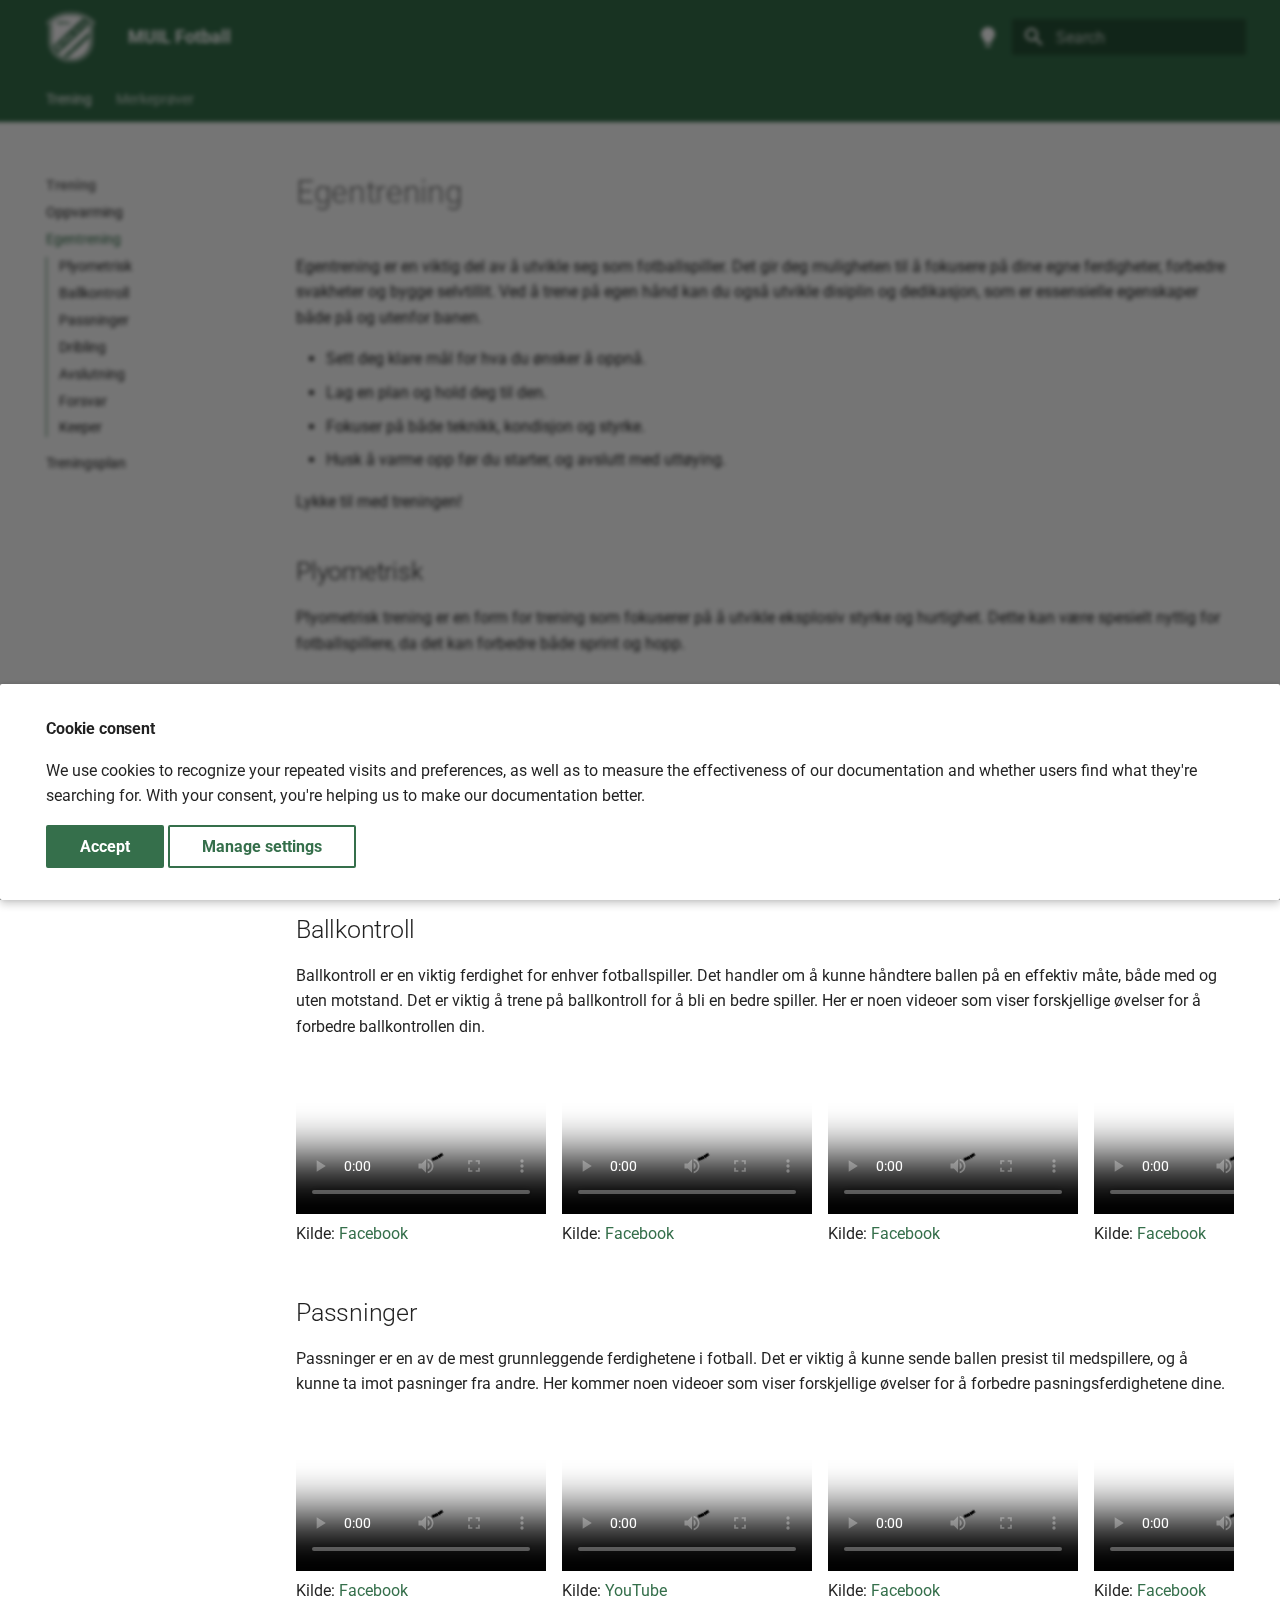
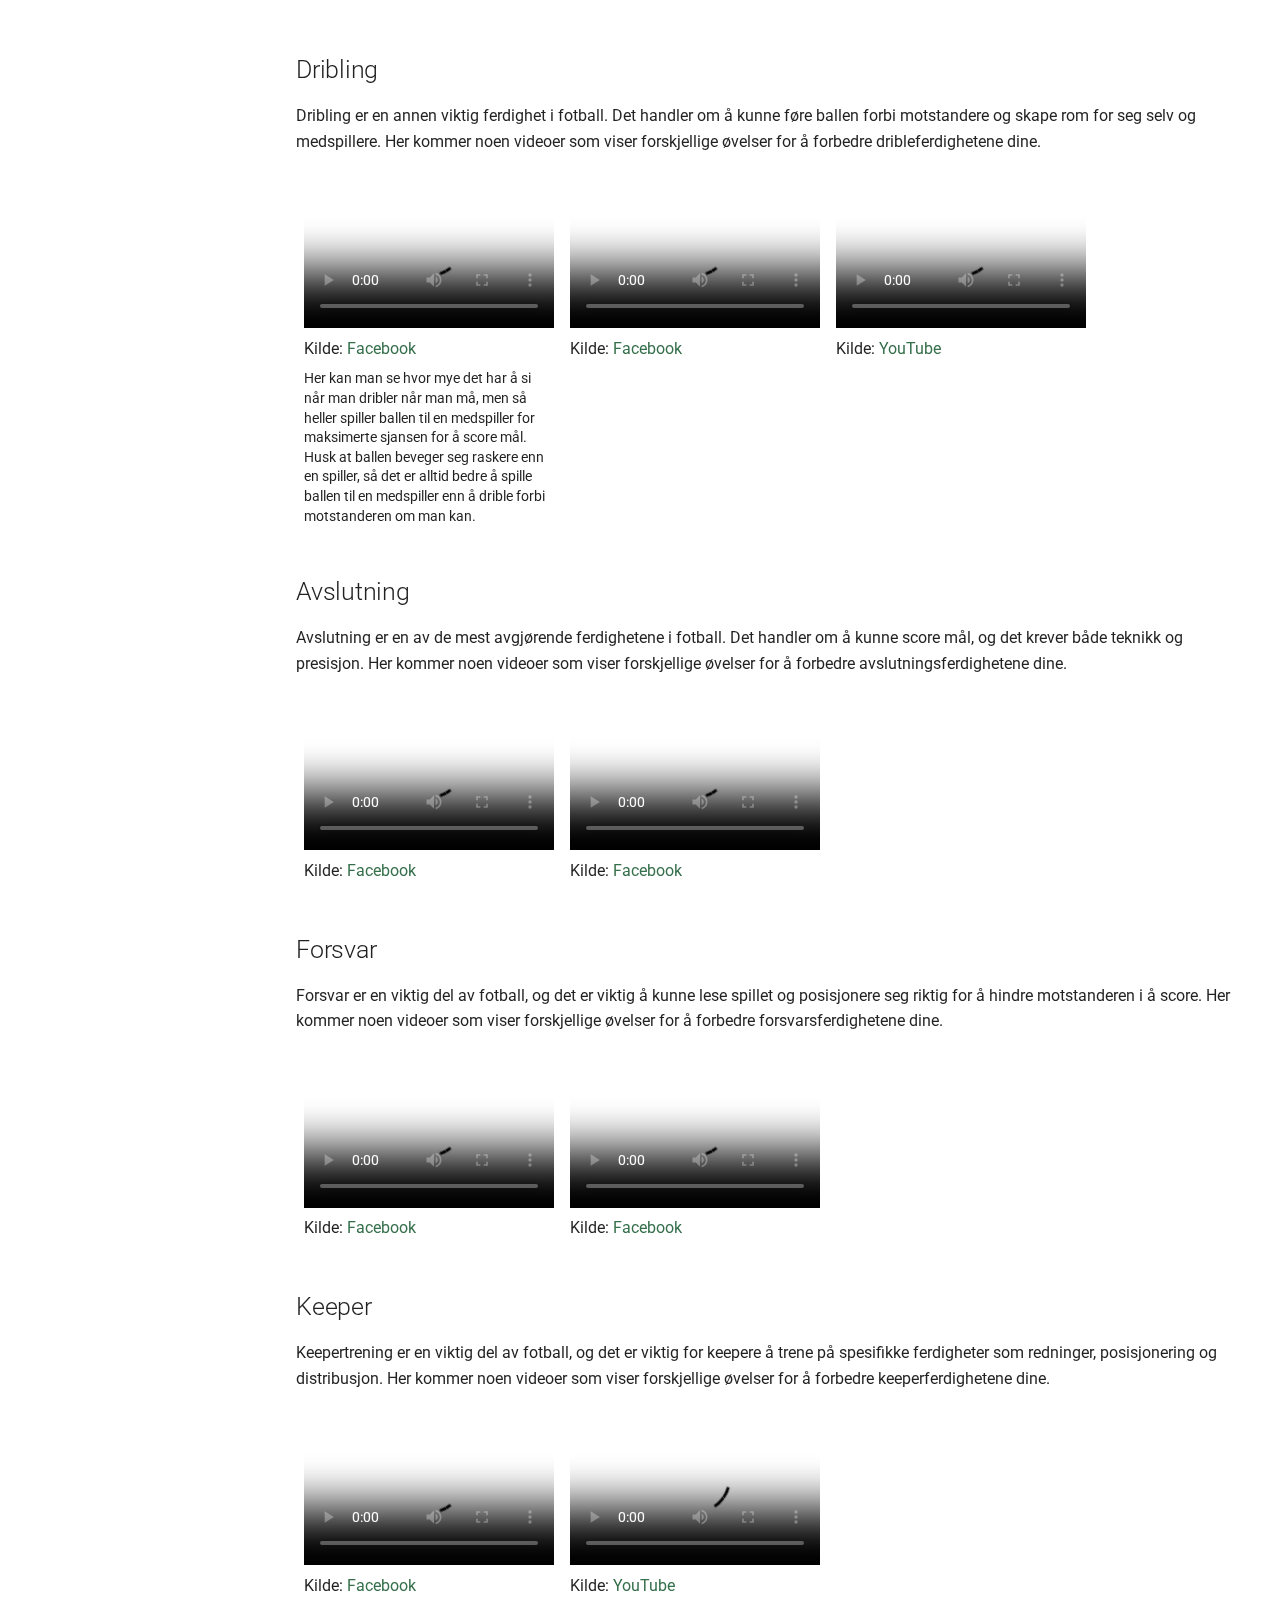
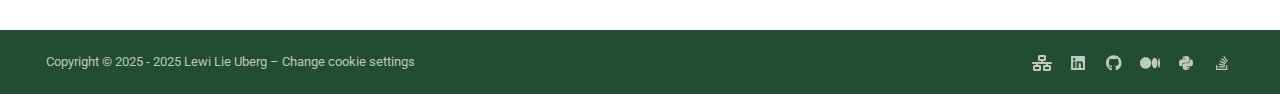
<file: trening/egentrening/index.html>
<!doctype html>
<html lang="en" class="no-js">
  <head>
    
      <meta charset="utf-8">
      <meta name="viewport" content="width=device-width,initial-scale=1">
      
        <meta name="description" content="Et webgrensesnitt for MUIL Fotball spillere for å få informasjon om selvutvikling.">
      
      
        <meta name="author" content="Lewi Lie Uberg">
      
      
        <link rel="canonical" href="https://lewiuberg.github.io/muil-fotball/trening/egentrening/">
      
      
        <link rel="prev" href="../oppvarming/">
      
      
        <link rel="next" href="../treningsplan/">
      
      
      <link rel="icon" href="../../assets/img/logo/favicon.ico">
      <meta name="generator" content="mkdocs-1.6.1, mkdocs-material-9.6.11">
    
    
      
        <title>Egentrening - MUIL Fotball</title>
      
    
    
      <link rel="stylesheet" href="../../assets/stylesheets/main.4af4bdda.min.css">
      
        
        <link rel="stylesheet" href="../../assets/stylesheets/palette.06af60db.min.css">
      
      


    
    
      
    
    
      
        
        
        <link rel="preconnect" href="https://fonts.gstatic.com" crossorigin>
        <link rel="stylesheet" href="https://fonts.googleapis.com/css?family=Roboto:300,300i,400,400i,700,700i%7CRoboto+Mono:400,400i,700,700i&display=fallback">
        <style>:root{--md-text-font:"Roboto";--md-code-font:"Roboto Mono"}</style>
      
    
    
      <link rel="stylesheet" href="../../stylesheets/extra.css">
    
    <script>__md_scope=new URL("../..",location),__md_hash=e=>[...e].reduce(((e,_)=>(e<<5)-e+_.charCodeAt(0)),0),__md_get=(e,_=localStorage,t=__md_scope)=>JSON.parse(_.getItem(t.pathname+"."+e)),__md_set=(e,_,t=localStorage,a=__md_scope)=>{try{t.setItem(a.pathname+"."+e,JSON.stringify(_))}catch(e){}}</script>
    
      
  


  
  

<script id="__analytics">function __md_analytics(){function e(){dataLayer.push(arguments)}window.dataLayer=window.dataLayer||[],e("js",new Date),e("config","G-X5TVX1RNG8"),document.addEventListener("DOMContentLoaded",(function(){document.forms.search&&document.forms.search.query.addEventListener("blur",(function(){this.value&&e("event","search",{search_term:this.value})}));document$.subscribe((function(){var t=document.forms.feedback;if(void 0!==t)for(var a of t.querySelectorAll("[type=submit]"))a.addEventListener("click",(function(a){a.preventDefault();var n=document.location.pathname,d=this.getAttribute("data-md-value");e("event","feedback",{page:n,data:d}),t.firstElementChild.disabled=!0;var r=t.querySelector(".md-feedback__note [data-md-value='"+d+"']");r&&(r.hidden=!1)})),t.hidden=!1})),location$.subscribe((function(t){e("config","G-X5TVX1RNG8",{page_path:t.pathname})}))}));var t=document.createElement("script");t.async=!0,t.src="https://www.googletagmanager.com/gtag/js?id=G-X5TVX1RNG8",document.getElementById("__analytics").insertAdjacentElement("afterEnd",t)}</script>
  
    <script>if("undefined"!=typeof __md_analytics){var consent=__md_get("__consent");consent&&consent.analytics&&__md_analytics()}</script>
  

    
    
      
        <meta  property="og:type"  content="website" >
      
        <meta  property="og:title"  content="Egentrening - MUIL Fotball" >
      
        <meta  property="og:description"  content="Et webgrensesnitt for MUIL Fotball spillere for å få informasjon om selvutvikling." >
      
        <meta  property="og:image"  content="https://lewiuberg.github.io/muil-fotball/assets/images/social/trening/egentrening.png" >
      
        <meta  property="og:image:type"  content="image/png" >
      
        <meta  property="og:image:width"  content="1200" >
      
        <meta  property="og:image:height"  content="630" >
      
        <meta  property="og:url"  content="https://lewiuberg.github.io/muil-fotball/trening/egentrening/" >
      
        <meta  name="twitter:card"  content="summary_large_image" >
      
        <meta  name="twitter:title"  content="Egentrening - MUIL Fotball" >
      
        <meta  name="twitter:description"  content="Et webgrensesnitt for MUIL Fotball spillere for å få informasjon om selvutvikling." >
      
        <meta  name="twitter:image"  content="https://lewiuberg.github.io/muil-fotball/assets/images/social/trening/egentrening.png" >
      
    
    
  </head>
  
  
    
    
      
    
    
    
    
    <body dir="ltr" data-md-color-scheme="default" data-md-color-primary="custom" data-md-color-accent="custom">
  
    
    <input class="md-toggle" data-md-toggle="drawer" type="checkbox" id="__drawer" autocomplete="off">
    <input class="md-toggle" data-md-toggle="search" type="checkbox" id="__search" autocomplete="off">
    <label class="md-overlay" for="__drawer"></label>
    <div data-md-component="skip">
      
        
        <a href="#egentrening" class="md-skip">
          Skip to content
        </a>
      
    </div>
    <div data-md-component="announce">
      
    </div>
    
    
      

<header class="md-header" data-md-component="header">
  <nav class="md-header__inner md-grid" aria-label="Header">
    <a href="../.." title="MUIL Fotball" class="md-header__button md-logo" aria-label="MUIL Fotball" data-md-component="logo">
      
  <img src="../../assets/img/logo/logo_white.png" alt="logo">

    </a>
    <label class="md-header__button md-icon" for="__drawer">
      
      <svg xmlns="http://www.w3.org/2000/svg" viewBox="0 0 24 24"><path d="M3 6h18v2H3zm0 5h18v2H3zm0 5h18v2H3z"/></svg>
    </label>
    <div class="md-header__title" data-md-component="header-title">
      <div class="md-header__ellipsis">
        <div class="md-header__topic">
          <span class="md-ellipsis">
            MUIL Fotball
          </span>
        </div>
        <div class="md-header__topic" data-md-component="header-topic">
          <span class="md-ellipsis">
            
              Egentrening
            
          </span>
        </div>
      </div>
    </div>
    
      
        <form class="md-header__option" data-md-component="palette">
  
    
    
    
    <input class="md-option" data-md-color-media="" data-md-color-scheme="default" data-md-color-primary="custom" data-md-color-accent="custom"  aria-label="Switch to dark mode"  type="radio" name="__palette" id="__palette_0">
    
      <label class="md-header__button md-icon" title="Switch to dark mode" for="__palette_1" hidden>
        <svg xmlns="http://www.w3.org/2000/svg" viewBox="0 0 24 24"><path d="M12 2a7 7 0 0 0-7 7c0 2.38 1.19 4.47 3 5.74V17a1 1 0 0 0 1 1h6a1 1 0 0 0 1-1v-2.26c1.81-1.27 3-3.36 3-5.74a7 7 0 0 0-7-7M9 21a1 1 0 0 0 1 1h4a1 1 0 0 0 1-1v-1H9z"/></svg>
      </label>
    
  
    
    
    
    <input class="md-option" data-md-color-media="" data-md-color-scheme="slate" data-md-color-primary="custom" data-md-color-accent="custom"  aria-label="Switch to light mode"  type="radio" name="__palette" id="__palette_1">
    
      <label class="md-header__button md-icon" title="Switch to light mode" for="__palette_0" hidden>
        <svg xmlns="http://www.w3.org/2000/svg" viewBox="0 0 24 24"><path d="M12 2a7 7 0 0 1 7 7c0 2.38-1.19 4.47-3 5.74V17a1 1 0 0 1-1 1H9a1 1 0 0 1-1-1v-2.26C6.19 13.47 5 11.38 5 9a7 7 0 0 1 7-7M9 21v-1h6v1a1 1 0 0 1-1 1h-4a1 1 0 0 1-1-1m3-17a5 5 0 0 0-5 5c0 2.05 1.23 3.81 3 4.58V16h4v-2.42c1.77-.77 3-2.53 3-4.58a5 5 0 0 0-5-5"/></svg>
      </label>
    
  
</form>
      
    
    
      <script>var palette=__md_get("__palette");if(palette&&palette.color){if("(prefers-color-scheme)"===palette.color.media){var media=matchMedia("(prefers-color-scheme: light)"),input=document.querySelector(media.matches?"[data-md-color-media='(prefers-color-scheme: light)']":"[data-md-color-media='(prefers-color-scheme: dark)']");palette.color.media=input.getAttribute("data-md-color-media"),palette.color.scheme=input.getAttribute("data-md-color-scheme"),palette.color.primary=input.getAttribute("data-md-color-primary"),palette.color.accent=input.getAttribute("data-md-color-accent")}for(var[key,value]of Object.entries(palette.color))document.body.setAttribute("data-md-color-"+key,value)}</script>
    
    
    
      
      
        <label class="md-header__button md-icon" for="__search">
          
          <svg xmlns="http://www.w3.org/2000/svg" viewBox="0 0 24 24"><path d="M9.5 3A6.5 6.5 0 0 1 16 9.5c0 1.61-.59 3.09-1.56 4.23l.27.27h.79l5 5-1.5 1.5-5-5v-.79l-.27-.27A6.52 6.52 0 0 1 9.5 16 6.5 6.5 0 0 1 3 9.5 6.5 6.5 0 0 1 9.5 3m0 2C7 5 5 7 5 9.5S7 14 9.5 14 14 12 14 9.5 12 5 9.5 5"/></svg>
        </label>
        <div class="md-search" data-md-component="search" role="dialog">
  <label class="md-search__overlay" for="__search"></label>
  <div class="md-search__inner" role="search">
    <form class="md-search__form" name="search">
      <input type="text" class="md-search__input" name="query" aria-label="Search" placeholder="Search" autocapitalize="off" autocorrect="off" autocomplete="off" spellcheck="false" data-md-component="search-query" required>
      <label class="md-search__icon md-icon" for="__search">
        
        <svg xmlns="http://www.w3.org/2000/svg" viewBox="0 0 24 24"><path d="M9.5 3A6.5 6.5 0 0 1 16 9.5c0 1.61-.59 3.09-1.56 4.23l.27.27h.79l5 5-1.5 1.5-5-5v-.79l-.27-.27A6.52 6.52 0 0 1 9.5 16 6.5 6.5 0 0 1 3 9.5 6.5 6.5 0 0 1 9.5 3m0 2C7 5 5 7 5 9.5S7 14 9.5 14 14 12 14 9.5 12 5 9.5 5"/></svg>
        
        <svg xmlns="http://www.w3.org/2000/svg" viewBox="0 0 24 24"><path d="M20 11v2H8l5.5 5.5-1.42 1.42L4.16 12l7.92-7.92L13.5 5.5 8 11z"/></svg>
      </label>
      <nav class="md-search__options" aria-label="Search">
        
          <a href="javascript:void(0)" class="md-search__icon md-icon" title="Share" aria-label="Share" data-clipboard data-clipboard-text="" data-md-component="search-share" tabindex="-1">
            
            <svg xmlns="http://www.w3.org/2000/svg" viewBox="0 0 24 24"><path d="M18 16.08c-.76 0-1.44.3-1.96.77L8.91 12.7c.05-.23.09-.46.09-.7s-.04-.47-.09-.7l7.05-4.11c.54.5 1.25.81 2.04.81a3 3 0 0 0 3-3 3 3 0 0 0-3-3 3 3 0 0 0-3 3c0 .24.04.47.09.7L8.04 9.81C7.5 9.31 6.79 9 6 9a3 3 0 0 0-3 3 3 3 0 0 0 3 3c.79 0 1.5-.31 2.04-.81l7.12 4.15c-.05.21-.08.43-.08.66 0 1.61 1.31 2.91 2.92 2.91s2.92-1.3 2.92-2.91A2.92 2.92 0 0 0 18 16.08"/></svg>
          </a>
        
        <button type="reset" class="md-search__icon md-icon" title="Clear" aria-label="Clear" tabindex="-1">
          
          <svg xmlns="http://www.w3.org/2000/svg" viewBox="0 0 24 24"><path d="M19 6.41 17.59 5 12 10.59 6.41 5 5 6.41 10.59 12 5 17.59 6.41 19 12 13.41 17.59 19 19 17.59 13.41 12z"/></svg>
        </button>
      </nav>
      
        <div class="md-search__suggest" data-md-component="search-suggest"></div>
      
    </form>
    <div class="md-search__output">
      <div class="md-search__scrollwrap" tabindex="0" data-md-scrollfix>
        <div class="md-search-result" data-md-component="search-result">
          <div class="md-search-result__meta">
            Initializing search
          </div>
          <ol class="md-search-result__list" role="presentation"></ol>
        </div>
      </div>
    </div>
  </div>
</div>
      
    
    
  </nav>
  
</header>
    
    <div class="md-container" data-md-component="container">
      
      
        
          
            
<nav class="md-tabs" aria-label="Tabs" data-md-component="tabs">
  <div class="md-grid">
    <ul class="md-tabs__list">
      
        
  
  
  
    
  
  
    
    
      <li class="md-tabs__item md-tabs__item--active">
        <a href="../oppvarming/" class="md-tabs__link">
          
  
  
    
  
  Trening

        </a>
      </li>
    
  

      
        
  
  
  
  
    
    
      <li class="md-tabs__item">
        <a href="../../merkepr%C3%B8ver/" class="md-tabs__link">
          
  
  
    
  
  Merkeprøver

        </a>
      </li>
    
  

      
    </ul>
  </div>
</nav>
          
        
      
      <main class="md-main" data-md-component="main">
        <div class="md-main__inner md-grid">
          
            
              
              <div class="md-sidebar md-sidebar--primary" data-md-component="sidebar" data-md-type="navigation" >
                <div class="md-sidebar__scrollwrap">
                  <div class="md-sidebar__inner">
                    


  


  

<nav class="md-nav md-nav--primary md-nav--lifted md-nav--integrated" aria-label="Navigation" data-md-level="0">
  <label class="md-nav__title" for="__drawer">
    <a href="../.." title="MUIL Fotball" class="md-nav__button md-logo" aria-label="MUIL Fotball" data-md-component="logo">
      
  <img src="../../assets/img/logo/logo_white.png" alt="logo">

    </a>
    MUIL Fotball
  </label>
  
  <ul class="md-nav__list" data-md-scrollfix>
    
      
      
  
  
    
  
  
  
    
    
      
        
      
        
      
        
      
    
    
    
      
        
        
      
      
    
    
    <li class="md-nav__item md-nav__item--active md-nav__item--section md-nav__item--nested">
      
        
        
        <input class="md-nav__toggle md-toggle " type="checkbox" id="__nav_1" checked>
        
          
          <label class="md-nav__link" for="__nav_1" id="__nav_1_label" tabindex="">
            
  
  
  <span class="md-ellipsis">
    Trening
    
  </span>
  

            <span class="md-nav__icon md-icon"></span>
          </label>
        
        <nav class="md-nav" data-md-level="1" aria-labelledby="__nav_1_label" aria-expanded="true">
          <label class="md-nav__title" for="__nav_1">
            <span class="md-nav__icon md-icon"></span>
            Trening
          </label>
          <ul class="md-nav__list" data-md-scrollfix>
            
              
                
  
  
  
  
    <li class="md-nav__item">
      <a href="../oppvarming/" class="md-nav__link">
        
  
  
  <span class="md-ellipsis">
    Oppvarming
    
  </span>
  

      </a>
    </li>
  

              
            
              
                
  
  
    
  
  
  
    <li class="md-nav__item md-nav__item--active">
      
      <input class="md-nav__toggle md-toggle" type="checkbox" id="__toc">
      
      
        
      
      
        <label class="md-nav__link md-nav__link--active" for="__toc">
          
  
  
  <span class="md-ellipsis">
    Egentrening
    
  </span>
  

          <span class="md-nav__icon md-icon"></span>
        </label>
      
      <a href="./" class="md-nav__link md-nav__link--active">
        
  
  
  <span class="md-ellipsis">
    Egentrening
    
  </span>
  

      </a>
      
        

  

<nav class="md-nav md-nav--secondary" aria-label="Table of Contents">
  
  
  
    
  
  
    <label class="md-nav__title" for="__toc">
      <span class="md-nav__icon md-icon"></span>
      Table of Contents
    </label>
    <ul class="md-nav__list" data-md-component="toc" data-md-scrollfix>
      
        <li class="md-nav__item">
  <a href="#plyometrisk" class="md-nav__link">
    <span class="md-ellipsis">
      Plyometrisk
    </span>
  </a>
  
</li>
      
        <li class="md-nav__item">
  <a href="#ballkontroll" class="md-nav__link">
    <span class="md-ellipsis">
      Ballkontroll
    </span>
  </a>
  
</li>
      
        <li class="md-nav__item">
  <a href="#passninger" class="md-nav__link">
    <span class="md-ellipsis">
      Passninger
    </span>
  </a>
  
</li>
      
        <li class="md-nav__item">
  <a href="#dribling" class="md-nav__link">
    <span class="md-ellipsis">
      Dribling
    </span>
  </a>
  
</li>
      
        <li class="md-nav__item">
  <a href="#avslutning" class="md-nav__link">
    <span class="md-ellipsis">
      Avslutning
    </span>
  </a>
  
</li>
      
        <li class="md-nav__item">
  <a href="#forsvar" class="md-nav__link">
    <span class="md-ellipsis">
      Forsvar
    </span>
  </a>
  
</li>
      
        <li class="md-nav__item">
  <a href="#keeper" class="md-nav__link">
    <span class="md-ellipsis">
      Keeper
    </span>
  </a>
  
</li>
      
    </ul>
  
</nav>
      
    </li>
  

              
            
              
                
  
  
  
  
    <li class="md-nav__item">
      <a href="../treningsplan/" class="md-nav__link">
        
  
  
  <span class="md-ellipsis">
    Treningsplan
    
  </span>
  

      </a>
    </li>
  

              
            
          </ul>
        </nav>
      
    </li>
  

    
      
      
  
  
  
  
    
    
      
        
          
        
      
    
    
    
      
      
    
    
    <li class="md-nav__item md-nav__item--nested">
      
        
        
        <input class="md-nav__toggle md-toggle " type="checkbox" id="__nav_2" >
        
          
          <div class="md-nav__link md-nav__container">
            <a href="../../merkepr%C3%B8ver/" class="md-nav__link ">
              
  
  
  <span class="md-ellipsis">
    Merkeprøver
    
  </span>
  

            </a>
            
          </div>
        
        <nav class="md-nav" data-md-level="1" aria-labelledby="__nav_2_label" aria-expanded="false">
          <label class="md-nav__title" for="__nav_2">
            <span class="md-nav__icon md-icon"></span>
            Merkeprøver
          </label>
          <ul class="md-nav__list" data-md-scrollfix>
            
              
            
          </ul>
        </nav>
      
    </li>
  

    
  </ul>
</nav>
                  </div>
                </div>
              </div>
            
            
          
          
            <div class="md-content" data-md-component="content">
              <article class="md-content__inner md-typeset">
                
                  


  
  


<h1 id="egentrening">Egentrening<a class="headerlink" href="#egentrening" title="Anchor link to this section for reference">&para;</a></h1>
<p>Egentrening er en viktig del av å utvikle seg som fotballspiller. Det gir deg muligheten til å fokusere på dine egne ferdigheter, forbedre svakheter og bygge selvtillit. Ved å trene på egen hånd kan du også utvikle disiplin og dedikasjon, som er essensielle egenskaper både på og utenfor banen.</p>
<ul>
<li>Sett deg klare mål for hva du ønsker å oppnå.</li>
<li>Lag en plan og hold deg til den.</li>
<li>Fokuser på både teknikk, kondisjon og styrke.</li>
<li>Husk å varme opp før du starter, og avslutt med uttøying.</li>
</ul>
<p>Lykke til med treningen!</p>
<h2 id="plyometrisk">Plyometrisk<a class="headerlink" href="#plyometrisk" title="Anchor link to this section for reference">&para;</a></h2>
<p>Plyometrisk trening er en form for trening som fokuserer på å utvikle eksplosiv styrke og hurtighet. Dette kan være spesielt nyttig for fotballspillere, da det kan forbedre både sprint og hopp.</p>
<div style="display: flex; overflow-x: auto; gap: 16px; padding: 8px; scroll-snap-type: x mandatory;">
  <div style="flex: 0 0 auto; scroll-snap-align: start;">
    <video controls width="250" poster="https://github.com/lewiuberg/muil-fotball/blob/master/docs/assets/img/plyometrisk/plyometrisk-1.png?raw=true" style="margin-bottom: 0;">
      <source src="https://github.com/lewiuberg/muil-fotball/blob/master/docs/assets/videos/plyometrisk/plyometrisk-1.mp4?raw=true" type="video/mp4">
      Din nettleser støtter dessverre ikke videoavspilling.
    </video>
    <p style="margin: 0;">Kilde: <a href="https://www.facebook.com/reel/1684568292434902" target="_blank">Facebook</a></p>
  </div>

  <div style="flex: 0 0 auto; scroll-snap-align: start;">
    <video controls width="250" poster="https://github.com/lewiuberg/muil-fotball/blob/master/docs/assets/img/plyometrisk/plyometrisk-2.png?raw=true" style="margin-bottom: 0;">
      <source src="https://github.com/lewiuberg/muil-fotball/blob/master/docs/assets/videos/plyometrisk/plyometrisk-2.mp4?raw=true" type="video/mp4">
      Din nettleser støtter dessverre ikke videoavspilling.
    </video>
    <p style="margin: 0;">Kilde: <a href="https://www.facebook.com/reel/610222318569150" target="_blank">Facebook</a></p>
  </div>

  <div style="flex: 0 0 auto; scroll-snap-align: start;">
    <video controls width="250" poster="https://github.com/lewiuberg/muil-fotball/blob/master/docs/assets/img/plyometrisk/plyometrisk-3.png?raw=true" style="margin-bottom: 0;">
      <source src="https://github.com/lewiuberg/muil-fotball/blob/master/docs/assets/videos/plyometrisk/plyometrisk-3.mp4?raw=true" type="video/mp4">
      Din nettleser støtter dessverre ikke videoavspilling.
    </video>
    <p style="margin: 0;">Kilde: <a href="https://www.facebook.com/reel/511086095145234" target="_blank">Facebook</a></p>
  </div>
</div>

<h2 id="ballkontroll">Ballkontroll<a class="headerlink" href="#ballkontroll" title="Anchor link to this section for reference">&para;</a></h2>
<p>Ballkontroll er en viktig ferdighet for enhver fotballspiller. Det handler om å kunne håndtere ballen på en effektiv måte, både med og uten motstand.
Det er viktig å trene på ballkontroll for å bli en bedre spiller. Her er noen videoer som viser forskjellige øvelser for å forbedre ballkontrollen din.</p>
<div style="display: flex; overflow-x: auto; gap: 16px; padding: 8px; scroll-snap-type: x mandatory;">
  <div style="flex: 0 0 auto; scroll-snap-align: start;">
    <video controls width="250" poster="https://github.com/lewiuberg/muil-fotball/blob/master/docs/assets/img/ballkontroll/ballkontroll-1.png?raw=true" style="margin-bottom: 0;">
      <source src="https://github.com/lewiuberg/muil-fotball/blob/master/docs/assets/videos/ballkontroll/ballkontroll-1.mp4?raw=true" type="video/mp4">
      Din nettleser støtter dessverre ikke videoavspilling.
    </video>
    <p style="margin: 0;">Kilde: <a href="https://www.facebook.com/reel/627862289922698" target="_blank">Facebook</a></p>
  </div>

  <div style="flex: 0 0 auto; scroll-snap-align: start;">
    <video controls width="250" poster="https://github.com/lewiuberg/muil-fotball/blob/master/docs/assets/img/ballkontroll/ballkontroll-2.png?raw=true" style="margin-bottom: 0;">
      <source src="https://github.com/lewiuberg/muil-fotball/blob/master/docs/assets/videos/ballkontroll/ballkontroll-2.mp4?raw=true" type="video/mp4">
      Din nettleser støtter dessverre ikke videoavspilling.
    </video>
    <p style="margin: 0;">Kilde: <a href="https://www.facebook.com/reel/973259714959151" target="_blank">Facebook</a></p>
  </div>

  <div style="flex: 0 0 auto; scroll-snap-align: start;">
    <video controls width="250" poster="https://github.com/lewiuberg/muil-fotball/blob/master/docs/assets/img/ballkontroll/ballkontroll-3.png?raw=true" style="margin-bottom: 0;">
      <source src="https://github.com/lewiuberg/muil-fotball/blob/master/docs/assets/videos/ballkontroll/ballkontroll-3.mp4?raw=true" type="video/mp4">
      Din nettleser støtter dessverre ikke videoavspilling.
    </video>
    <p style="margin: 0;">Kilde: <a href="https://www.facebook.com/reel/1625209828383858" target="_blank">Facebook</a></p>
  </div>

  <div style="flex: 0 0 auto; scroll-snap-align: start;">
    <video controls width="250" poster="https://github.com/lewiuberg/muil-fotball/blob/master/docs/assets/img/ballkontroll/ballkontroll-4.png?raw=true" style="margin-bottom: 0;">
      <source src="https://github.com/lewiuberg/muil-fotball/blob/master/docs/assets/videos/ballkontroll/ballkontroll-4.mp4?raw=true" type="video/mp4">
      Din nettleser støtter dessverre ikke videoavspilling.
    </video>
    <p style="margin: 0;">Kilde: <a href="https://www.facebook.com/reel/1573913949960909" target="_blank">Facebook</a></p>
  </div>

  <div style="flex: 0 0 auto; scroll-snap-align: start;">
    <video controls width="250" poster="https://github.com/lewiuberg/muil-fotball/blob/master/docs/assets/img/ballkontroll/ballkontroll-5.png?raw=true" style="margin-bottom: 0;">
      <source src="https://github.com/lewiuberg/muil-fotball/blob/master/docs/assets/videos/ballkontroll/ballkontroll-5.mp4?raw=true" type="video/mp4">
      Din nettleser støtter dessverre ikke videoavspilling.
    </video>
    <p style="margin: 0;">Kilde: <a href="https://www.facebook.com/reel/1161947338577807" target="_blank">Facebook</a></p>
  </div>

  <div style="flex: 0 0 auto; scroll-snap-align: start;">
    <video controls width="250" poster="https://github.com/lewiuberg/muil-fotball/blob/master/docs/assets/img/ballkontroll/ballkontroll-6.png?raw=true" style="margin-bottom: 0;">
      <source src="https://github.com/lewiuberg/muil-fotball/blob/master/docs/assets/videos/ballkontroll/ballkontroll-6.mp4?raw=true" type="video/mp4">
      Din nettleser støtter dessverre ikke videoavspilling.
    </video>
    <p style="margin: 0;">Kilde: <a href="https://www.facebook.com/reel/9413257655427084" target="_blank">Facebook</a></p>
  </div>

  <div style="flex: 0 0 auto; scroll-snap-align: start;">
    <video controls width="250" poster="https://github.com/lewiuberg/muil-fotball/blob/master/docs/assets/img/ballkontroll/ballkontroll-7.png?raw=true" style="margin-bottom: 0;">
      <source src="https://github.com/lewiuberg/muil-fotball/blob/master/docs/assets/videos/ballkontroll/ballkontroll-7.mp4?raw=true" type="video/mp4">
      Din nettleser støtter dessverre ikke videoavspilling.
    </video>
    <p style="margin: 0;">Kilde: <a href="https://www.facebook.com/reel/527602719600458" target="_blank">Facebook</a></p>
  </div>
</div>

<h2 id="passninger">Passninger<a class="headerlink" href="#passninger" title="Anchor link to this section for reference">&para;</a></h2>
<p>Passninger er en av de mest grunnleggende ferdighetene i fotball. Det er viktig å kunne sende ballen presist til medspillere, og å kunne ta imot pasninger fra andre.
Her kommer noen videoer som viser forskjellige øvelser for å forbedre pasningsferdighetene dine.</p>
<div style="display: flex; overflow-x: auto; gap: 16px; padding: 8px; scroll-snap-type: x mandatory;">
  <div style="flex: 0 0 auto; scroll-snap-align: start;">
    <video controls width="250" poster="https://github.com/lewiuberg/muil-fotball/blob/master/docs/assets/img/passninger/passninger-1.png?raw=true" style="margin-bottom: 0;">
      <source src="https://github.com/lewiuberg/muil-fotball/blob/master/docs/assets/videos/passninger/passninger-1.mp4?raw=true" type="video/mp4">
      Din nettleser støtter dessverre ikke videoavspilling.
    </video>
    <p style="margin: 0;">Kilde: <a href="https://www.facebook.com/reel/585364130704818" target="_blank">Facebook</a></p>
  </div>

  <div style="flex: 0 0 auto; scroll-snap-align: start;">
    <video controls width="250" poster="https://github.com/lewiuberg/muil-fotball/blob/master/docs/assets/img/passninger/passninger-2.png?raw=true" style="margin-bottom: 0;">
      <source src="https://github.com/lewiuberg/muil-fotball/blob/master/docs/assets/videos/passninger/passninger-2.mp4?raw=true" type="video/mp4">
      Din nettleser støtter dessverre ikke videoavspilling.
    </video>
    <p style="margin: 0;">Kilde: <a href="https://www.youtube.com/shorts/iVzAYDF6SYQ" target="_blank">YouTube</a></p>
  </div>

  <div style="flex: 0 0 auto; scroll-snap-align: start;">
    <video controls width="250" poster="https://github.com/lewiuberg/muil-fotball/blob/master/docs/assets/img/passninger/passninger-3.png?raw=true" style="margin-bottom: 0;">
      <source src="https://github.com/lewiuberg/muil-fotball/blob/master/docs/assets/videos/passninger/passninger-3.mp4?raw=true" type="video/mp4">
      Din nettleser støtter dessverre ikke videoavspilling.
    </video>
    <p style="margin: 0;">Kilde: <a href="https://www.facebook.com/reel/649364514185702" target="_blank">Facebook</a></p>
  </div>

  <div style="flex: 0 0 auto; scroll-snap-align: start;">
    <video controls width="250" poster="https://github.com/lewiuberg/muil-fotball/blob/master/docs/assets/img/passninger/passninger-4.png?raw=true" style="margin-bottom: 0;">
      <source src="https://github.com/lewiuberg/muil-fotball/blob/master/docs/assets/videos/passninger/passninger-4.mp4?raw=true" type="video/mp4">
      Din nettleser støtter dessverre ikke videoavspilling.
    </video>
    <p style="margin: 0;">Kilde: <a href="https://www.facebook.com/reel/520721120515799" target="_blank">Facebook</a></p>
  </div>

  <div style="flex: 0 0 auto; scroll-snap-align: start;">
    <video controls width="250" poster="https://github.com/lewiuberg/muil-fotball/blob/master/docs/assets/img/passninger/passninger-5.png?raw=true" style="margin-bottom: 0;">
      <source src="https://github.com/lewiuberg/muil-fotball/blob/master/docs/assets/videos/passninger/passninger-5.mp4?raw=true" type="video/mp4">
      Din nettleser støtter dessverre ikke videoavspilling.
    </video>
    <p style="margin: 0;">Kilde: <a href="https://www.facebook.com/reel/8459088270819823" target="_blank">Facebook</a></p>
  </div>
</div>

<h2 id="dribling">Dribling<a class="headerlink" href="#dribling" title="Anchor link to this section for reference">&para;</a></h2>
<p>Dribling er en annen viktig ferdighet i fotball. Det handler om å kunne føre ballen forbi motstandere og skape rom for seg selv og medspillere.
Her kommer noen videoer som viser forskjellige øvelser for å forbedre dribleferdighetene dine.</p>
<div style="display: flex; overflow-x: auto; gap: 16px; padding: 8px; scroll-snap-type: x mandatory;">
  <div style="flex: 0 0 auto; scroll-snap-align: start;">
    <video controls width="250" poster="https://github.com/lewiuberg/muil-fotball/blob/master/docs/assets/img/dribling/dribling-1.png?raw=true" style="margin-bottom: 0;">
      <source src="https://github.com/lewiuberg/muil-fotball/blob/master/docs/assets/videos/dribling/dribling-1.mp4?raw=true" type="video/mp4">
      Din nettleser støtter dessverre ikke videoavspilling.
    </video>
    <p style="margin: 0;">Kilde: <a href="https://www.facebook.com/reel/1414405995922135" target="_blank">Facebook</a></p>
    <div style="width: 250px; word-wrap: break-word; font-size: 14px; line-height: 1.4; margin-top: 8px;">
      Her kan man se hvor mye det har å si når man dribler når man må, men så heller spiller ballen til en medspiller for maksimerte sjansen for å score mål. Husk at ballen beveger seg raskere enn en spiller, så det er alltid bedre å spille ballen til en medspiller enn å drible forbi motstanderen om man kan.
    </div>
  </div>

  <div style="flex: 0 0 auto; scroll-snap-align: start;">
    <video controls width="250" poster="https://github.com/lewiuberg/muil-fotball/blob/master/docs/assets/img/dribling/dribling-2.png?raw=true" style="margin-bottom: 0;">
      <source src="https://github.com/lewiuberg/muil-fotball/blob/master/docs/assets/videos/dribling/dribling-2.mp4?raw=true" type="video/mp4">
      Din nettleser støtter dessverre ikke videoavspilling.
    </video>
    <p style="margin: 0;">Kilde: <a href="https://www.facebook.com/reel/514487794326369" target="_blank">Facebook</a></p>
  </div>

  <div style="flex: 0 0 auto; scroll-snap-align: start;">
    <video controls width="250" poster="https://github.com/lewiuberg/muil-fotball/blob/master/docs/assets/img/dribling/dribling-3.png?raw=true" style="margin-bottom: 0;">
      <source src="https://github.com/lewiuberg/muil-fotball/blob/master/docs/assets/videos/dribling/dribling-3.mp4?raw=true" type="video/mp4">
      Din nettleser støtter dessverre ikke videoavspilling.
    </video>
    <p style="margin: 0;">Kilde: <a href="https://www.youtube.com/shorts/tD67iZFST1U" target="_blank">YouTube</a></p>
  </div>
</div>

<h2 id="avslutning">Avslutning<a class="headerlink" href="#avslutning" title="Anchor link to this section for reference">&para;</a></h2>
<p>Avslutning er en av de mest avgjørende ferdighetene i fotball. Det handler om å kunne score mål, og det krever både teknikk og presisjon.
Her kommer noen videoer som viser forskjellige øvelser for å forbedre avslutningsferdighetene dine.</p>
<div style="display: flex; overflow-x: auto; gap: 16px; padding: 8px; scroll-snap-type: x mandatory;">
  <div style="flex: 0 0 auto; scroll-snap-align: start;">
    <video controls width="250" poster="https://github.com/lewiuberg/muil-fotball/blob/master/docs/assets/img/avsluttning/avsluttning-1.png?raw=true" style="margin-bottom: 0;">
      <source src="https://github.com/lewiuberg/muil-fotball/blob/master/docs/assets/videos/avsluttning/avsluttning-1.mp4?raw=true" type="video/mp4">
      Din nettleser støtter dessverre ikke videoavspilling.
    </video>
    <p style="margin: 0;">Kilde: <a href="https://www.facebook.com/reel/985700209981889" target="_blank">Facebook</a></p>
  </div>

  <div style="flex: 0 0 auto; scroll-snap-align: start;">
    <video controls width="250" poster="https://github.com/lewiuberg/muil-fotball/blob/master/docs/assets/img/avsluttning/avsluttning-2.png?raw=true" style="margin-bottom: 0;">
      <source src="https://github.com/lewiuberg/muil-fotball/blob/master/docs/assets/videos/avsluttning/avsluttning-2.mp4?raw=true" type="video/mp4">
      Din nettleser støtter dessverre ikke videoavspilling.
    </video>
    <p style="margin: 0;">Kilde: <a href="https://www.facebook.com/reel/1227137832751653" target="_blank">Facebook</a></p>
  </div>
</div>

<h2 id="forsvar">Forsvar<a class="headerlink" href="#forsvar" title="Anchor link to this section for reference">&para;</a></h2>
<p>Forsvar er en viktig del av fotball, og det er viktig å kunne lese spillet og posisjonere seg riktig for å hindre motstanderen i å score.
Her kommer noen videoer som viser forskjellige øvelser for å forbedre forsvarsferdighetene dine.</p>
<div style="display: flex; overflow-x: auto; gap: 16px; padding: 8px; scroll-snap-type: x mandatory;">
  <div style="flex: 0 0 auto; scroll-snap-align: start;">
    <video controls width="250" poster="https://github.com/lewiuberg/muil-fotball/blob/master/docs/assets/img/forsvar/forsvar-1.png?raw=true" style="margin-bottom: 0;">
      <source src="https://github.com/lewiuberg/muil-fotball/blob/master/docs/assets/videos/forsvar/forsvar-1.mp4?raw=true" type="video/mp4">
      Din nettleser støtter dessverre ikke videoavspilling.
    </video>
    <p style="margin: 0;">Kilde: <a href="https://www.facebook.com/reel/1119643093172072" target="_blank">Facebook</a></p>
  </div>

  <div style="flex: 0 0 auto; scroll-snap-align: start;">
    <video controls width="250" poster="https://github.com/lewiuberg/muil-fotball/blob/master/docs/assets/img/forsvar/forsvar-2.png?raw=true" style="margin-bottom: 0;">
      <source src="https://github.com/lewiuberg/muil-fotball/blob/master/docs/assets/videos/forsvar/forsvar-2.mp4?raw=true" type="video/mp4">
      Din nettleser støtter dessverre ikke videoavspilling.
    </video>
    <p style="margin: 0;">Kilde: <a href="https://www.facebook.com/reel/3699754867007996" target="_blank">Facebook</a></p>
  </div>
</div>

<h2 id="keeper">Keeper<a class="headerlink" href="#keeper" title="Anchor link to this section for reference">&para;</a></h2>
<p>Keepertrening er en viktig del av fotball, og det er viktig for keepere å trene på spesifikke ferdigheter som redninger, posisjonering og distribusjon.
Her kommer noen videoer som viser forskjellige øvelser for å forbedre keeperferdighetene dine.</p>
<div style="display: flex; overflow-x: auto; gap: 16px; padding: 8px; scroll-snap-type: x mandatory;">
  <div style="flex: 0 0 auto; scroll-snap-align: start;">
    <video controls width="250" poster="https://github.com/lewiuberg/muil-fotball/blob/master/docs/assets/img/keeper/keeper-1.png?raw=true" style="margin-bottom: 0;">
      <source src="https://github.com/lewiuberg/muil-fotball/blob/master/docs/assets/videos/keeper/keeper-1.mp4?raw=true" type="video/mp4">
      Din nettleser støtter dessverre ikke videoavspilling.
    </video>
    <p style="margin: 0;">Kilde: <a href="https://www.facebook.com/reel/28082992901291682" target="_blank">Facebook</a></p>
  </div>

  <div style="flex: 0 0 auto; scroll-snap-align: start;">
    <video controls width="250" poster="https://github.com/lewiuberg/muil-fotball/blob/master/docs/assets/img/keeper/keeper-2.png?raw=true" style="margin-bottom: 0;">
      <source src="https://github.com/lewiuberg/muil-fotball/blob/master/docs/assets/videos/keeper/keeper-2.mp4?raw=true" type="video/mp4">
      Din nettleser støtter dessverre ikke videoavspilling.
    </video>
    <p style="margin: 0;">Kilde: <a href="https://www.youtube.com/shorts/QMi_LmVUm44" target="_blank">YouTube</a></p>
  </div>
</div>







  
  



  



  <form class="md-feedback" name="feedback" hidden>
    <fieldset>
      <legend class="md-feedback__title">
        Var denne siden nyttig?
      </legend>
      <div class="md-feedback__inner">
        <div class="md-feedback__list">
          
            <button class="md-feedback__icon md-icon" type="submit" title="Denne siden var nyttig" data-md-value="1">
              <svg xmlns="http://www.w3.org/2000/svg" viewBox="0 0 24 24"><path d="M5 9v12H1V9zm4 12a2 2 0 0 1-2-2V9c0-.55.22-1.05.59-1.41L14.17 1l1.06 1.06c.27.27.44.64.44 1.05l-.03.32L14.69 8H21a2 2 0 0 1 2 2v2c0 .26-.05.5-.14.73l-3.02 7.05C19.54 20.5 18.83 21 18 21zm0-2h9.03L21 12v-2h-8.79l1.13-5.32L9 9.03z"/></svg>
            </button>
          
            <button class="md-feedback__icon md-icon" type="submit" title="Denne siden kan forbedres" data-md-value="0">
              <svg xmlns="http://www.w3.org/2000/svg" viewBox="0 0 24 24"><path d="M19 15V3h4v12zM15 3a2 2 0 0 1 2 2v10c0 .55-.22 1.05-.59 1.41L9.83 23l-1.06-1.06c-.27-.27-.44-.64-.44-1.06l.03-.31.95-4.57H3a2 2 0 0 1-2-2v-2c0-.26.05-.5.14-.73l3.02-7.05C4.46 3.5 5.17 3 6 3zm0 2H5.97L3 12v2h8.78l-1.13 5.32L15 14.97z"/></svg>
            </button>
          
        </div>
        <div class="md-feedback__note">
          
            <div data-md-value="1" hidden>
              
              
                
              
              
              
                
                
              
              Takk for tilbakemeldingen!
            </div>
          
            <div data-md-value="0" hidden>
              
              
                
              
              
              
                
                
              
              Takk for tilbakemeldingen! Hjelp oss med å forbedre denne siden ved å bruke vårt <a href="..." target="_blank" rel="noopener">tilbakemeldingsskjema</a>.
            </div>
          
        </div>
      </div>
    </fieldset>
  </form>


                
              </article>
            </div>
          
          
  <script>var tabs=__md_get("__tabs");if(Array.isArray(tabs))e:for(var set of document.querySelectorAll(".tabbed-set")){var labels=set.querySelector(".tabbed-labels");for(var tab of tabs)for(var label of labels.getElementsByTagName("label"))if(label.innerText.trim()===tab){var input=document.getElementById(label.htmlFor);input.checked=!0;continue e}}</script>

<script>var target=document.getElementById(location.hash.slice(1));target&&target.name&&(target.checked=target.name.startsWith("__tabbed_"))</script>
        </div>
        
          <button type="button" class="md-top md-icon" data-md-component="top" hidden>
  
  <svg xmlns="http://www.w3.org/2000/svg" viewBox="0 0 24 24"><path d="M13 20h-2V8l-5.5 5.5-1.42-1.42L12 4.16l7.92 7.92-1.42 1.42L13 8z"/></svg>
  Back to top
</button>
        
      </main>
      
        <footer class="md-footer">
  
  <div class="md-footer-meta md-typeset">
    <div class="md-footer-meta__inner md-grid">
      <div class="md-copyright">
  
    <div class="md-copyright__highlight">
      Copyright &copy; 2025 - 2025 Lewi Lie Uberg – <a href="#__consent">Change cookie settings</a>

    </div>
  
  
</div>
      
        <div class="md-social">
  
    
    
    
    
    <a href="https://uberg.me" target="_blank" rel="noopener" title="Author website" class="md-social__link">
      <svg xmlns="http://www.w3.org/2000/svg" viewBox="0 0 640 512"><!--! Font Awesome Free 6.7.2 by @fontawesome - https://fontawesome.com License - https://fontawesome.com/license/free (Icons: CC BY 4.0, Fonts: SIL OFL 1.1, Code: MIT License) Copyright 2024 Fonticons, Inc.--><path d="M256 64h128v64H256zM240 0c-26.5 0-48 21.5-48 48v96c0 26.5 21.5 48 48 48h48v32H32c-17.7 0-32 14.3-32 32s14.3 32 32 32h96v32H80c-26.5 0-48 21.5-48 48v96c0 26.5 21.5 48 48 48h160c26.5 0 48-21.5 48-48v-96c0-26.5-21.5-48-48-48h-48v-32h256v32h-48c-26.5 0-48 21.5-48 48v96c0 26.5 21.5 48 48 48h160c26.5 0 48-21.5 48-48v-96c0-26.5-21.5-48-48-48h-48v-32h96c17.7 0 32-14.3 32-32s-14.3-32-32-32H352v-32h48c26.5 0 48-21.5 48-48V48c0-26.5-21.5-48-48-48zM96 448v-64h128v64zm320-64h128v64H416z"/></svg>
    </a>
  
    
    
    
    
    <a href="https://www.linkedin.com/in/lewiuberg/" target="_blank" rel="noopener" title="Author on LinkedIn" class="md-social__link">
      <svg xmlns="http://www.w3.org/2000/svg" viewBox="0 0 448 512"><!--! Font Awesome Free 6.7.2 by @fontawesome - https://fontawesome.com License - https://fontawesome.com/license/free (Icons: CC BY 4.0, Fonts: SIL OFL 1.1, Code: MIT License) Copyright 2024 Fonticons, Inc.--><path d="M416 32H31.9C14.3 32 0 46.5 0 64.3v383.4C0 465.5 14.3 480 31.9 480H416c17.6 0 32-14.5 32-32.3V64.3c0-17.8-14.4-32.3-32-32.3M135.4 416H69V202.2h66.5V416zm-33.2-243c-21.3 0-38.5-17.3-38.5-38.5S80.9 96 102.2 96c21.2 0 38.5 17.3 38.5 38.5 0 21.3-17.2 38.5-38.5 38.5m282.1 243h-66.4V312c0-24.8-.5-56.7-34.5-56.7-34.6 0-39.9 27-39.9 54.9V416h-66.4V202.2h63.7v29.2h.9c8.9-16.8 30.6-34.5 62.9-34.5 67.2 0 79.7 44.3 79.7 101.9z"/></svg>
    </a>
  
    
    
    
    
    <a href="https://github.com/lewiuberg" target="_blank" rel="noopener" title="Author on GitHub" class="md-social__link">
      <svg xmlns="http://www.w3.org/2000/svg" viewBox="0 0 496 512"><!--! Font Awesome Free 6.7.2 by @fontawesome - https://fontawesome.com License - https://fontawesome.com/license/free (Icons: CC BY 4.0, Fonts: SIL OFL 1.1, Code: MIT License) Copyright 2024 Fonticons, Inc.--><path d="M165.9 397.4c0 2-2.3 3.6-5.2 3.6-3.3.3-5.6-1.3-5.6-3.6 0-2 2.3-3.6 5.2-3.6 3-.3 5.6 1.3 5.6 3.6m-31.1-4.5c-.7 2 1.3 4.3 4.3 4.9 2.6 1 5.6 0 6.2-2s-1.3-4.3-4.3-5.2c-2.6-.7-5.5.3-6.2 2.3m44.2-1.7c-2.9.7-4.9 2.6-4.6 4.9.3 2 2.9 3.3 5.9 2.6 2.9-.7 4.9-2.6 4.6-4.6-.3-1.9-3-3.2-5.9-2.9M244.8 8C106.1 8 0 113.3 0 252c0 110.9 69.8 205.8 169.5 239.2 12.8 2.3 17.3-5.6 17.3-12.1 0-6.2-.3-40.4-.3-61.4 0 0-70 15-84.7-29.8 0 0-11.4-29.1-27.8-36.6 0 0-22.9-15.7 1.6-15.4 0 0 24.9 2 38.6 25.8 21.9 38.6 58.6 27.5 72.9 20.9 2.3-16 8.8-27.1 16-33.7-55.9-6.2-112.3-14.3-112.3-110.5 0-27.5 7.6-41.3 23.6-58.9-2.6-6.5-11.1-33.3 2.6-67.9 20.9-6.5 69 27 69 27 20-5.6 41.5-8.5 62.8-8.5s42.8 2.9 62.8 8.5c0 0 48.1-33.6 69-27 13.7 34.7 5.2 61.4 2.6 67.9 16 17.7 25.8 31.5 25.8 58.9 0 96.5-58.9 104.2-114.8 110.5 9.2 7.9 17 22.9 17 46.4 0 33.7-.3 75.4-.3 83.6 0 6.5 4.6 14.4 17.3 12.1C428.2 457.8 496 362.9 496 252 496 113.3 383.5 8 244.8 8M97.2 352.9c-1.3 1-1 3.3.7 5.2 1.6 1.6 3.9 2.3 5.2 1 1.3-1 1-3.3-.7-5.2-1.6-1.6-3.9-2.3-5.2-1m-10.8-8.1c-.7 1.3.3 2.9 2.3 3.9 1.6 1 3.6.7 4.3-.7.7-1.3-.3-2.9-2.3-3.9-2-.6-3.6-.3-4.3.7m32.4 35.6c-1.6 1.3-1 4.3 1.3 6.2 2.3 2.3 5.2 2.6 6.5 1 1.3-1.3.7-4.3-1.3-6.2-2.2-2.3-5.2-2.6-6.5-1m-11.4-14.7c-1.6 1-1.6 3.6 0 5.9s4.3 3.3 5.6 2.3c1.6-1.3 1.6-3.9 0-6.2-1.4-2.3-4-3.3-5.6-2"/></svg>
    </a>
  
    
    
    
    
    <a href="https://lewiuberg.medium.com" target="_blank" rel="noopener" title="Author on Medium" class="md-social__link">
      <svg xmlns="http://www.w3.org/2000/svg" viewBox="0 0 640 512"><!--! Font Awesome Free 6.7.2 by @fontawesome - https://fontawesome.com License - https://fontawesome.com/license/free (Icons: CC BY 4.0, Fonts: SIL OFL 1.1, Code: MIT License) Copyright 2024 Fonticons, Inc.--><path d="M180.5 74.262C80.813 74.262 0 155.633 0 256s80.819 181.738 180.5 181.738S361 356.373 361 256 280.191 74.262 180.5 74.262m288.25 10.646c-49.845 0-90.245 76.619-90.245 171.095s40.406 171.1 90.251 171.1 90.251-76.619 90.251-171.1H559c0-94.503-40.4-171.095-90.248-171.095Zm139.506 17.821c-17.526 0-31.735 68.628-31.735 153.274s14.2 153.274 31.735 153.274S640 340.631 640 256c0-84.649-14.215-153.271-31.742-153.271Z"/></svg>
    </a>
  
    
    
    
    
    <a href="https://pypi.org/user/lewiuberg/" target="_blank" rel="noopener" title="Author on PyPI" class="md-social__link">
      <svg xmlns="http://www.w3.org/2000/svg" viewBox="0 0 448 512"><!--! Font Awesome Free 6.7.2 by @fontawesome - https://fontawesome.com License - https://fontawesome.com/license/free (Icons: CC BY 4.0, Fonts: SIL OFL 1.1, Code: MIT License) Copyright 2024 Fonticons, Inc.--><path d="M439.8 200.5c-7.7-30.9-22.3-54.2-53.4-54.2h-40.1v47.4c0 36.8-31.2 67.8-66.8 67.8H172.7c-29.2 0-53.4 25-53.4 54.3v101.8c0 29 25.2 46 53.4 54.3 33.8 9.9 66.3 11.7 106.8 0 26.9-7.8 53.4-23.5 53.4-54.3v-40.7H226.2v-13.6h160.2c31.1 0 42.6-21.7 53.4-54.2 11.2-33.5 10.7-65.7 0-108.6M286.2 404c11.1 0 20.1 9.1 20.1 20.3 0 11.3-9 20.4-20.1 20.4-11 0-20.1-9.2-20.1-20.4.1-11.3 9.1-20.3 20.1-20.3M167.8 248.1h106.8c29.7 0 53.4-24.5 53.4-54.3V91.9c0-29-24.4-50.7-53.4-55.6-35.8-5.9-74.7-5.6-106.8.1-45.2 8-53.4 24.7-53.4 55.6v40.7h106.9v13.6h-147c-31.1 0-58.3 18.7-66.8 54.2-9.8 40.7-10.2 66.1 0 108.6 7.6 31.6 25.7 54.2 56.8 54.2H101v-48.8c0-35.3 30.5-66.4 66.8-66.4m-6.7-142.6c-11.1 0-20.1-9.1-20.1-20.3.1-11.3 9-20.4 20.1-20.4 11 0 20.1 9.2 20.1 20.4s-9 20.3-20.1 20.3"/></svg>
    </a>
  
    
    
    
    
    <a href="https://stackoverflow.com/users/10685529/lewi-uberg" target="_blank" rel="noopener" title="Author on Stack Overflow" class="md-social__link">
      <svg xmlns="http://www.w3.org/2000/svg" viewBox="0 0 384 512"><!--! Font Awesome Free 6.7.2 by @fontawesome - https://fontawesome.com License - https://fontawesome.com/license/free (Icons: CC BY 4.0, Fonts: SIL OFL 1.1, Code: MIT License) Copyright 2024 Fonticons, Inc.--><path d="M290.7 311 95 269.7 86.8 309l195.7 41zm51-87L188.2 95.7l-25.5 30.8 153.5 128.3zm-31.2 39.7L129.2 179l-16.7 36.5L293.7 300zM262 32l-32 24 119.3 160.3 32-24zm20.5 328h-200v39.7h200zm39.7 80H42.7V320h-40v160h359.5V320h-40z"/></svg>
    </a>
  
</div>
      
    </div>
  </div>
</footer>
      
    </div>
    <div class="md-dialog" data-md-component="dialog">
      <div class="md-dialog__inner md-typeset"></div>
    </div>
    
    
      <div class="md-consent" data-md-component="consent" id="__consent" hidden>
        <div class="md-consent__overlay"></div>
        <aside class="md-consent__inner">
          <form class="md-consent__form md-grid md-typeset" name="consent">
            



<h4>Cookie consent</h4>
<p>We use cookies to recognize your repeated visits and preferences, as well as to measure the effectiveness of our documentation and whether users find what they're searching for. With your consent, you're helping us to make our documentation better.</p>
<input class="md-toggle" type="checkbox" id="__settings" >
<div class="md-consent__settings">
  <ul class="task-list">
    
    
      
        
  
  
    
    
  
  <li class="task-list-item">
    <label class="task-list-control">
      <input type="checkbox" name="analytics" checked>
      <span class="task-list-indicator"></span>
      Google Analytics
    </label>
  </li>

      
    
    
      
    
    
  </ul>
</div>
<div class="md-consent__controls">
  
    
      <button class="md-button md-button--primary">Accept</button>
    
    
    
  
    
    
    
      <label class="md-button" for="__settings">Manage settings</label>
    
  
</div>
          </form>
        </aside>
      </div>
      <script>var consent=__md_get("__consent");if(consent)for(var input of document.forms.consent.elements)input.name&&(input.checked=consent[input.name]||!1);else"file:"!==location.protocol&&setTimeout((function(){document.querySelector("[data-md-component=consent]").hidden=!1}),250);var form=document.forms.consent;for(var action of["submit","reset"])form.addEventListener(action,(function(e){if(e.preventDefault(),"reset"===e.type)for(var n of document.forms.consent.elements)n.name&&(n.checked=!1);__md_set("__consent",Object.fromEntries(Array.from(new FormData(form).keys()).map((function(e){return[e,!0]})))),location.hash="",location.reload()}))</script>
    
    
      
      <script id="__config" type="application/json">{"base": "../..", "features": ["search.suggest", "search.highlight", "search.share", "toc.integrate", "content.tabs.link", "navigation.top", "navigation.indexes", "navigation.tabs"], "search": "../../assets/javascripts/workers/search.f8cc74c7.min.js", "tags": null, "translations": {"clipboard.copied": "Copied to clipboard", "clipboard.copy": "Copy to clipboard", "search.result.more.one": "1 more on this page", "search.result.more.other": "# more on this page", "search.result.none": "No matching documents", "search.result.one": "1 matching document", "search.result.other": "# matching documents", "search.result.placeholder": "Type to start searching", "search.result.term.missing": "Missing", "select.version": "Select version"}, "version": null}</script>
    
    
      <script src="../../assets/javascripts/bundle.c8b220af.min.js"></script>
      
    
  </body>
</html>
</file>
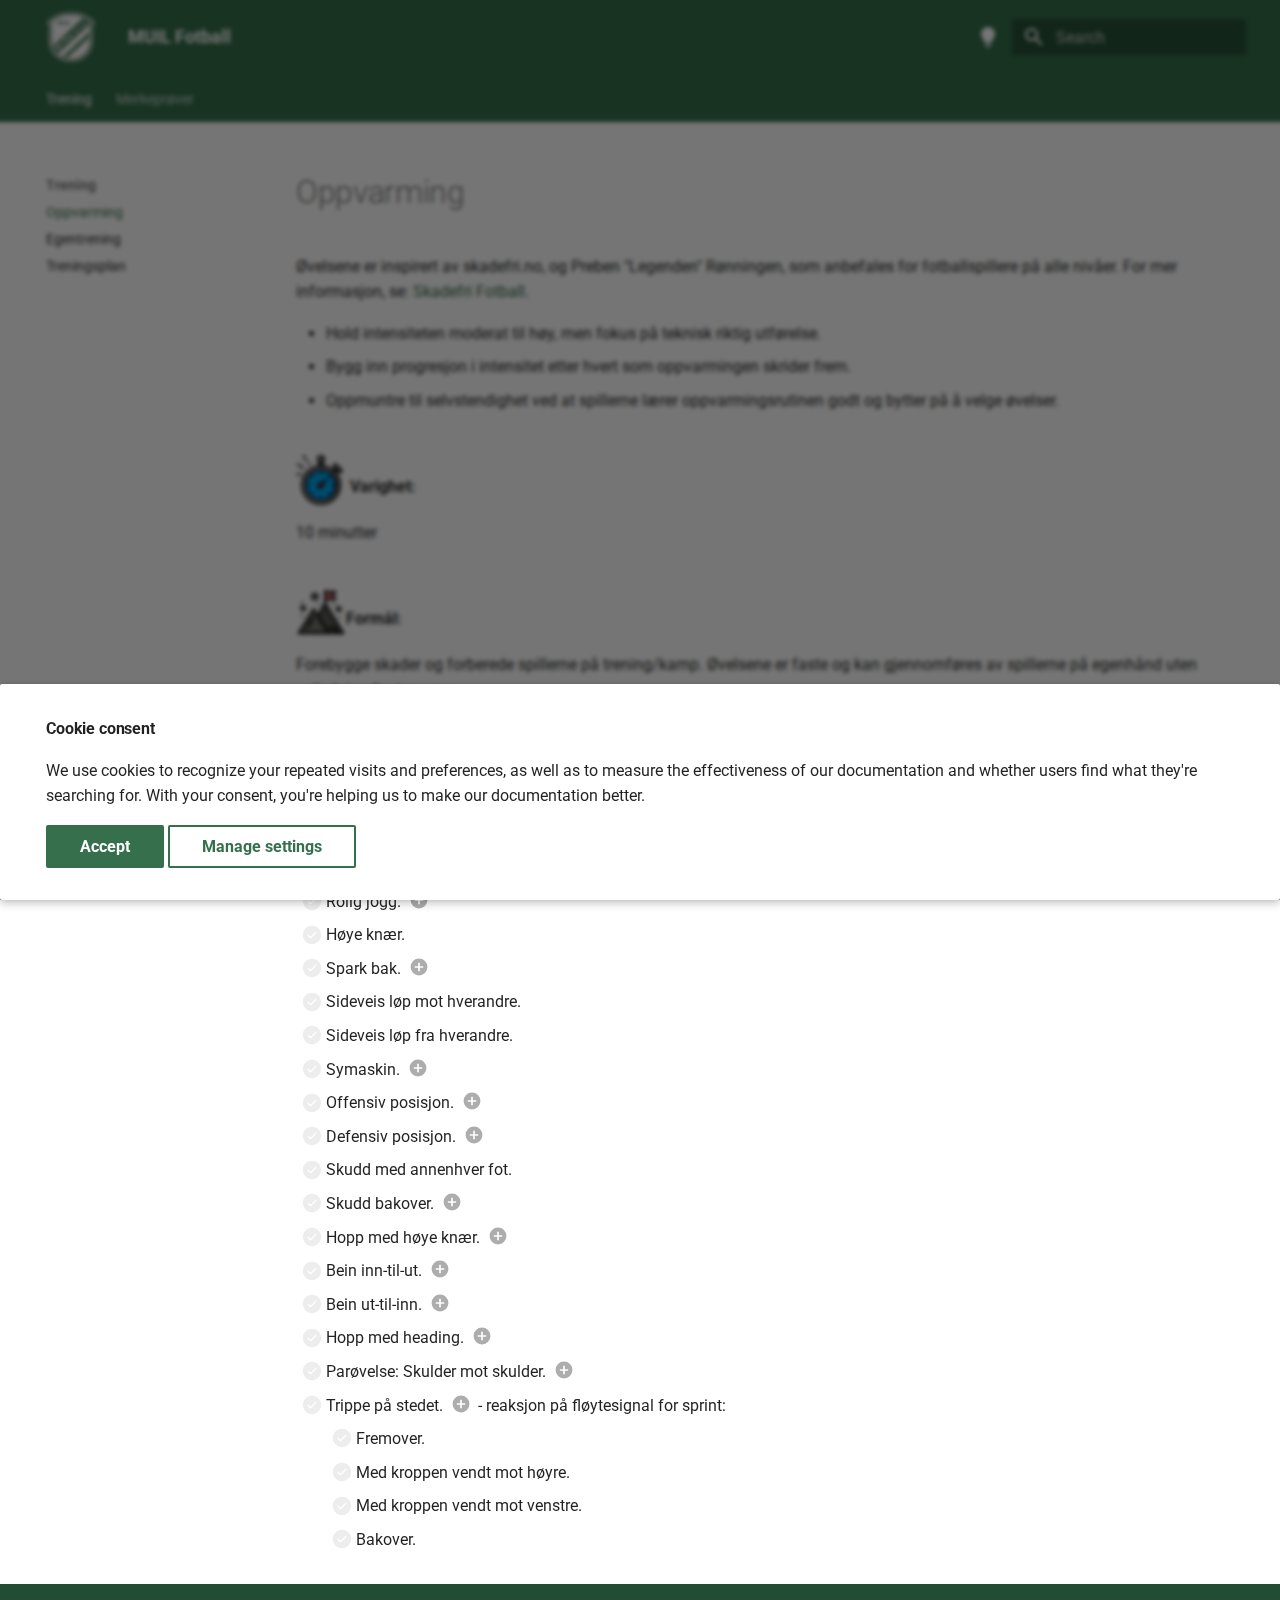
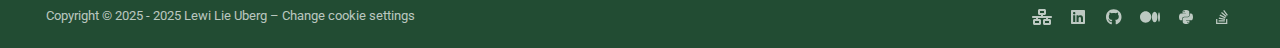
<file: trening/oppvarming/index.html>
<!doctype html>
<html lang="en" class="no-js">
  <head>
    
      <meta charset="utf-8">
      <meta name="viewport" content="width=device-width,initial-scale=1">
      
        <meta name="description" content="Et webgrensesnitt for MUIL Fotball spillere for å få informasjon om selvutvikling.">
      
      
      
        <link rel="canonical" href="https://lewiuberg.github.io/muil-fotball/trening/oppvarming/">
      
      
      
        <link rel="next" href="../egentrening/">
      
      
      <link rel="icon" href="../../assets/img/logo/favicon.ico">
      <meta name="generator" content="mkdocs-1.6.1, mkdocs-material-9.6.11">
    
    
      
        <title>Oppvarming - MUIL Fotball</title>
      
    
    
      <link rel="stylesheet" href="../../assets/stylesheets/main.4af4bdda.min.css">
      
        
        <link rel="stylesheet" href="../../assets/stylesheets/palette.06af60db.min.css">
      
      


    
    
      
    
    
      
        
        
        <link rel="preconnect" href="https://fonts.gstatic.com" crossorigin>
        <link rel="stylesheet" href="https://fonts.googleapis.com/css?family=Roboto:300,300i,400,400i,700,700i%7CRoboto+Mono:400,400i,700,700i&display=fallback">
        <style>:root{--md-text-font:"Roboto";--md-code-font:"Roboto Mono"}</style>
      
    
    
      <link rel="stylesheet" href="../../stylesheets/extra.css">
    
    <script>__md_scope=new URL("../..",location),__md_hash=e=>[...e].reduce(((e,_)=>(e<<5)-e+_.charCodeAt(0)),0),__md_get=(e,_=localStorage,t=__md_scope)=>JSON.parse(_.getItem(t.pathname+"."+e)),__md_set=(e,_,t=localStorage,a=__md_scope)=>{try{t.setItem(a.pathname+"."+e,JSON.stringify(_))}catch(e){}}</script>
    
      
  


  
  

<script id="__analytics">function __md_analytics(){function e(){dataLayer.push(arguments)}window.dataLayer=window.dataLayer||[],e("js",new Date),e("config","G-X5TVX1RNG8"),document.addEventListener("DOMContentLoaded",(function(){document.forms.search&&document.forms.search.query.addEventListener("blur",(function(){this.value&&e("event","search",{search_term:this.value})}));document$.subscribe((function(){var t=document.forms.feedback;if(void 0!==t)for(var a of t.querySelectorAll("[type=submit]"))a.addEventListener("click",(function(a){a.preventDefault();var n=document.location.pathname,d=this.getAttribute("data-md-value");e("event","feedback",{page:n,data:d}),t.firstElementChild.disabled=!0;var r=t.querySelector(".md-feedback__note [data-md-value='"+d+"']");r&&(r.hidden=!1)})),t.hidden=!1})),location$.subscribe((function(t){e("config","G-X5TVX1RNG8",{page_path:t.pathname})}))}));var t=document.createElement("script");t.async=!0,t.src="https://www.googletagmanager.com/gtag/js?id=G-X5TVX1RNG8",document.getElementById("__analytics").insertAdjacentElement("afterEnd",t)}</script>
  
    <script>if("undefined"!=typeof __md_analytics){var consent=__md_get("__consent");consent&&consent.analytics&&__md_analytics()}</script>
  

    
    
      
        <meta  property="og:type"  content="website" >
      
        <meta  property="og:title"  content="Oppvarming - MUIL Fotball" >
      
        <meta  property="og:description"  content="Et webgrensesnitt for MUIL Fotball spillere for å få informasjon om selvutvikling." >
      
        <meta  property="og:image"  content="https://lewiuberg.github.io/muil-fotball/assets/images/social/trening/oppvarming.png" >
      
        <meta  property="og:image:type"  content="image/png" >
      
        <meta  property="og:image:width"  content="1200" >
      
        <meta  property="og:image:height"  content="630" >
      
        <meta  property="og:url"  content="https://lewiuberg.github.io/muil-fotball/trening/oppvarming/" >
      
        <meta  name="twitter:card"  content="summary_large_image" >
      
        <meta  name="twitter:title"  content="Oppvarming - MUIL Fotball" >
      
        <meta  name="twitter:description"  content="Et webgrensesnitt for MUIL Fotball spillere for å få informasjon om selvutvikling." >
      
        <meta  name="twitter:image"  content="https://lewiuberg.github.io/muil-fotball/assets/images/social/trening/oppvarming.png" >
      
    
    
  </head>
  
  
    
    
      
    
    
    
    
    <body dir="ltr" data-md-color-scheme="default" data-md-color-primary="custom" data-md-color-accent="custom">
  
    
    <input class="md-toggle" data-md-toggle="drawer" type="checkbox" id="__drawer" autocomplete="off">
    <input class="md-toggle" data-md-toggle="search" type="checkbox" id="__search" autocomplete="off">
    <label class="md-overlay" for="__drawer"></label>
    <div data-md-component="skip">
      
    </div>
    <div data-md-component="announce">
      
    </div>
    
    
      

<header class="md-header" data-md-component="header">
  <nav class="md-header__inner md-grid" aria-label="Header">
    <a href="../.." title="MUIL Fotball" class="md-header__button md-logo" aria-label="MUIL Fotball" data-md-component="logo">
      
  <img src="../../assets/img/logo/logo_white.png" alt="logo">

    </a>
    <label class="md-header__button md-icon" for="__drawer">
      
      <svg xmlns="http://www.w3.org/2000/svg" viewBox="0 0 24 24"><path d="M3 6h18v2H3zm0 5h18v2H3zm0 5h18v2H3z"/></svg>
    </label>
    <div class="md-header__title" data-md-component="header-title">
      <div class="md-header__ellipsis">
        <div class="md-header__topic">
          <span class="md-ellipsis">
            MUIL Fotball
          </span>
        </div>
        <div class="md-header__topic" data-md-component="header-topic">
          <span class="md-ellipsis">
            
              Oppvarming
            
          </span>
        </div>
      </div>
    </div>
    
      
        <form class="md-header__option" data-md-component="palette">
  
    
    
    
    <input class="md-option" data-md-color-media="" data-md-color-scheme="default" data-md-color-primary="custom" data-md-color-accent="custom"  aria-label="Switch to dark mode"  type="radio" name="__palette" id="__palette_0">
    
      <label class="md-header__button md-icon" title="Switch to dark mode" for="__palette_1" hidden>
        <svg xmlns="http://www.w3.org/2000/svg" viewBox="0 0 24 24"><path d="M12 2a7 7 0 0 0-7 7c0 2.38 1.19 4.47 3 5.74V17a1 1 0 0 0 1 1h6a1 1 0 0 0 1-1v-2.26c1.81-1.27 3-3.36 3-5.74a7 7 0 0 0-7-7M9 21a1 1 0 0 0 1 1h4a1 1 0 0 0 1-1v-1H9z"/></svg>
      </label>
    
  
    
    
    
    <input class="md-option" data-md-color-media="" data-md-color-scheme="slate" data-md-color-primary="custom" data-md-color-accent="custom"  aria-label="Switch to light mode"  type="radio" name="__palette" id="__palette_1">
    
      <label class="md-header__button md-icon" title="Switch to light mode" for="__palette_0" hidden>
        <svg xmlns="http://www.w3.org/2000/svg" viewBox="0 0 24 24"><path d="M12 2a7 7 0 0 1 7 7c0 2.38-1.19 4.47-3 5.74V17a1 1 0 0 1-1 1H9a1 1 0 0 1-1-1v-2.26C6.19 13.47 5 11.38 5 9a7 7 0 0 1 7-7M9 21v-1h6v1a1 1 0 0 1-1 1h-4a1 1 0 0 1-1-1m3-17a5 5 0 0 0-5 5c0 2.05 1.23 3.81 3 4.58V16h4v-2.42c1.77-.77 3-2.53 3-4.58a5 5 0 0 0-5-5"/></svg>
      </label>
    
  
</form>
      
    
    
      <script>var palette=__md_get("__palette");if(palette&&palette.color){if("(prefers-color-scheme)"===palette.color.media){var media=matchMedia("(prefers-color-scheme: light)"),input=document.querySelector(media.matches?"[data-md-color-media='(prefers-color-scheme: light)']":"[data-md-color-media='(prefers-color-scheme: dark)']");palette.color.media=input.getAttribute("data-md-color-media"),palette.color.scheme=input.getAttribute("data-md-color-scheme"),palette.color.primary=input.getAttribute("data-md-color-primary"),palette.color.accent=input.getAttribute("data-md-color-accent")}for(var[key,value]of Object.entries(palette.color))document.body.setAttribute("data-md-color-"+key,value)}</script>
    
    
    
      
      
        <label class="md-header__button md-icon" for="__search">
          
          <svg xmlns="http://www.w3.org/2000/svg" viewBox="0 0 24 24"><path d="M9.5 3A6.5 6.5 0 0 1 16 9.5c0 1.61-.59 3.09-1.56 4.23l.27.27h.79l5 5-1.5 1.5-5-5v-.79l-.27-.27A6.52 6.52 0 0 1 9.5 16 6.5 6.5 0 0 1 3 9.5 6.5 6.5 0 0 1 9.5 3m0 2C7 5 5 7 5 9.5S7 14 9.5 14 14 12 14 9.5 12 5 9.5 5"/></svg>
        </label>
        <div class="md-search" data-md-component="search" role="dialog">
  <label class="md-search__overlay" for="__search"></label>
  <div class="md-search__inner" role="search">
    <form class="md-search__form" name="search">
      <input type="text" class="md-search__input" name="query" aria-label="Search" placeholder="Search" autocapitalize="off" autocorrect="off" autocomplete="off" spellcheck="false" data-md-component="search-query" required>
      <label class="md-search__icon md-icon" for="__search">
        
        <svg xmlns="http://www.w3.org/2000/svg" viewBox="0 0 24 24"><path d="M9.5 3A6.5 6.5 0 0 1 16 9.5c0 1.61-.59 3.09-1.56 4.23l.27.27h.79l5 5-1.5 1.5-5-5v-.79l-.27-.27A6.52 6.52 0 0 1 9.5 16 6.5 6.5 0 0 1 3 9.5 6.5 6.5 0 0 1 9.5 3m0 2C7 5 5 7 5 9.5S7 14 9.5 14 14 12 14 9.5 12 5 9.5 5"/></svg>
        
        <svg xmlns="http://www.w3.org/2000/svg" viewBox="0 0 24 24"><path d="M20 11v2H8l5.5 5.5-1.42 1.42L4.16 12l7.92-7.92L13.5 5.5 8 11z"/></svg>
      </label>
      <nav class="md-search__options" aria-label="Search">
        
          <a href="javascript:void(0)" class="md-search__icon md-icon" title="Share" aria-label="Share" data-clipboard data-clipboard-text="" data-md-component="search-share" tabindex="-1">
            
            <svg xmlns="http://www.w3.org/2000/svg" viewBox="0 0 24 24"><path d="M18 16.08c-.76 0-1.44.3-1.96.77L8.91 12.7c.05-.23.09-.46.09-.7s-.04-.47-.09-.7l7.05-4.11c.54.5 1.25.81 2.04.81a3 3 0 0 0 3-3 3 3 0 0 0-3-3 3 3 0 0 0-3 3c0 .24.04.47.09.7L8.04 9.81C7.5 9.31 6.79 9 6 9a3 3 0 0 0-3 3 3 3 0 0 0 3 3c.79 0 1.5-.31 2.04-.81l7.12 4.15c-.05.21-.08.43-.08.66 0 1.61 1.31 2.91 2.92 2.91s2.92-1.3 2.92-2.91A2.92 2.92 0 0 0 18 16.08"/></svg>
          </a>
        
        <button type="reset" class="md-search__icon md-icon" title="Clear" aria-label="Clear" tabindex="-1">
          
          <svg xmlns="http://www.w3.org/2000/svg" viewBox="0 0 24 24"><path d="M19 6.41 17.59 5 12 10.59 6.41 5 5 6.41 10.59 12 5 17.59 6.41 19 12 13.41 17.59 19 19 17.59 13.41 12z"/></svg>
        </button>
      </nav>
      
        <div class="md-search__suggest" data-md-component="search-suggest"></div>
      
    </form>
    <div class="md-search__output">
      <div class="md-search__scrollwrap" tabindex="0" data-md-scrollfix>
        <div class="md-search-result" data-md-component="search-result">
          <div class="md-search-result__meta">
            Initializing search
          </div>
          <ol class="md-search-result__list" role="presentation"></ol>
        </div>
      </div>
    </div>
  </div>
</div>
      
    
    
  </nav>
  
</header>
    
    <div class="md-container" data-md-component="container">
      
      
        
          
            
<nav class="md-tabs" aria-label="Tabs" data-md-component="tabs">
  <div class="md-grid">
    <ul class="md-tabs__list">
      
        
  
  
  
    
  
  
    
    
      <li class="md-tabs__item md-tabs__item--active">
        <a href="./" class="md-tabs__link">
          
  
  
    
  
  Trening

        </a>
      </li>
    
  

      
        
  
  
  
  
    
    
      <li class="md-tabs__item">
        <a href="../../merkepr%C3%B8ver/" class="md-tabs__link">
          
  
  
    
  
  Merkeprøver

        </a>
      </li>
    
  

      
    </ul>
  </div>
</nav>
          
        
      
      <main class="md-main" data-md-component="main">
        <div class="md-main__inner md-grid">
          
            
              
              <div class="md-sidebar md-sidebar--primary" data-md-component="sidebar" data-md-type="navigation" >
                <div class="md-sidebar__scrollwrap">
                  <div class="md-sidebar__inner">
                    


  


  

<nav class="md-nav md-nav--primary md-nav--lifted md-nav--integrated" aria-label="Navigation" data-md-level="0">
  <label class="md-nav__title" for="__drawer">
    <a href="../.." title="MUIL Fotball" class="md-nav__button md-logo" aria-label="MUIL Fotball" data-md-component="logo">
      
  <img src="../../assets/img/logo/logo_white.png" alt="logo">

    </a>
    MUIL Fotball
  </label>
  
  <ul class="md-nav__list" data-md-scrollfix>
    
      
      
  
  
    
  
  
  
    
    
      
        
      
        
      
        
      
    
    
    
      
        
        
      
      
    
    
    <li class="md-nav__item md-nav__item--active md-nav__item--section md-nav__item--nested">
      
        
        
        <input class="md-nav__toggle md-toggle " type="checkbox" id="__nav_1" checked>
        
          
          <label class="md-nav__link" for="__nav_1" id="__nav_1_label" tabindex="">
            
  
  
  <span class="md-ellipsis">
    Trening
    
  </span>
  

            <span class="md-nav__icon md-icon"></span>
          </label>
        
        <nav class="md-nav" data-md-level="1" aria-labelledby="__nav_1_label" aria-expanded="true">
          <label class="md-nav__title" for="__nav_1">
            <span class="md-nav__icon md-icon"></span>
            Trening
          </label>
          <ul class="md-nav__list" data-md-scrollfix>
            
              
                
  
  
    
  
  
  
    <li class="md-nav__item md-nav__item--active">
      
      <input class="md-nav__toggle md-toggle" type="checkbox" id="__toc">
      
      
      
      <a href="./" class="md-nav__link md-nav__link--active">
        
  
  
  <span class="md-ellipsis">
    Oppvarming
    
  </span>
  

      </a>
      
    </li>
  

              
            
              
                
  
  
  
  
    <li class="md-nav__item">
      <a href="../egentrening/" class="md-nav__link">
        
  
  
  <span class="md-ellipsis">
    Egentrening
    
  </span>
  

      </a>
    </li>
  

              
            
              
                
  
  
  
  
    <li class="md-nav__item">
      <a href="../treningsplan/" class="md-nav__link">
        
  
  
  <span class="md-ellipsis">
    Treningsplan
    
  </span>
  

      </a>
    </li>
  

              
            
          </ul>
        </nav>
      
    </li>
  

    
      
      
  
  
  
  
    
    
      
        
          
        
      
    
    
    
      
      
    
    
    <li class="md-nav__item md-nav__item--nested">
      
        
        
        <input class="md-nav__toggle md-toggle " type="checkbox" id="__nav_2" >
        
          
          <div class="md-nav__link md-nav__container">
            <a href="../../merkepr%C3%B8ver/" class="md-nav__link ">
              
  
  
  <span class="md-ellipsis">
    Merkeprøver
    
  </span>
  

            </a>
            
          </div>
        
        <nav class="md-nav" data-md-level="1" aria-labelledby="__nav_2_label" aria-expanded="false">
          <label class="md-nav__title" for="__nav_2">
            <span class="md-nav__icon md-icon"></span>
            Merkeprøver
          </label>
          <ul class="md-nav__list" data-md-scrollfix>
            
              
            
          </ul>
        </nav>
      
    </li>
  

    
  </ul>
</nav>
                  </div>
                </div>
              </div>
            
            
          
          
            <div class="md-content" data-md-component="content">
              <article class="md-content__inner md-typeset">
                
                  


  
  


  <h1>Oppvarming</h1>

<p>Øvelsene er inspirert av skadefri.no, og Preben "Legenden" Rønningen, som anbefales for fotballspillere på alle nivåer. For mer informasjon, se: <a href="https://skadefri.no/idretter/fotball/skadefri-fotball/">Skadefri Fotball</a>.</p>
<ul>
<li>Hold intensiteten moderat til høy, men fokus på teknisk riktig utførelse.</li>
<li>Bygg inn progresjon i intensitet etter hvert som oppvarmingen skrider frem.</li>
<li>Oppmuntre til selvstendighet ved at spillerne lærer oppvarmingsrutinen godt og bytter på å velge øvelser.
  <br><br></li>
</ul>
<p><img src="../../assets/img/timer.png" alt="10 minutes" style="width: 50px; height: 50px; vertical-align: middle; margin-bottom: 15px;"> <strong>Varighet:</strong><br>
10 minutter
<br><br></p>
<p><img src="../../assets/img/mission.png" alt="10 minutes" style="width: 50px; height: 50px; vertical-align: middle; margin-bottom: 15px;"><strong>Formål:</strong><br>
Forebygge skader og forberede spillerne på trening/kamp. Øvelsene er faste og kan gjennomføres av spillerne på egenhånd uten veiledning fra trenerne.
<br><br></p>
<p><img src="../../assets/img/complete.png" alt="10 minutes" style="width: 50px; height: 50px; vertical-align: middle; margin-bottom: 15px;"> <strong>Gjennomføring:</strong></p>
<div class="annotate">
<details class="muil">
<summary>Tips</summary>
<p>Kryss av på hver øvelse under for å holde oversikt over hva som er gjort.</p>
<p>Det er lurt å lære spillerene en fast rekkefølge. Det vil da være lettere å huske hva som er gjort og hva som gjenstår når de skal varme opp på egenhånd.</p>
</details>
<ol class="task-list">
<li class="task-list-item"><label class="task-list-control"><input type="checkbox"/><span class="task-list-indicator"></span></label> Rolig jogg. (1)</li>
<li class="task-list-item"><label class="task-list-control"><input type="checkbox"/><span class="task-list-indicator"></span></label> Høye knær.</li>
<li class="task-list-item"><label class="task-list-control"><input type="checkbox"/><span class="task-list-indicator"></span></label> Spark bak. (2)</li>
<li class="task-list-item"><label class="task-list-control"><input type="checkbox"/><span class="task-list-indicator"></span></label> Sideveis løp mot hverandre.</li>
<li class="task-list-item"><label class="task-list-control"><input type="checkbox"/><span class="task-list-indicator"></span></label> Sideveis løp fra hverandre.</li>
<li class="task-list-item"><label class="task-list-control"><input type="checkbox"/><span class="task-list-indicator"></span></label> Symaskin. (3)</li>
<li class="task-list-item"><label class="task-list-control"><input type="checkbox"/><span class="task-list-indicator"></span></label> Offensiv posisjon. (4)</li>
<li class="task-list-item"><label class="task-list-control"><input type="checkbox"/><span class="task-list-indicator"></span></label> Defensiv posisjon. (5)</li>
<li class="task-list-item"><label class="task-list-control"><input type="checkbox"/><span class="task-list-indicator"></span></label> Skudd med annenhver fot.</li>
<li class="task-list-item"><label class="task-list-control"><input type="checkbox"/><span class="task-list-indicator"></span></label> Skudd bakover. (6)</li>
<li class="task-list-item"><label class="task-list-control"><input type="checkbox"/><span class="task-list-indicator"></span></label> Hopp med høye knær. (7)</li>
<li class="task-list-item"><label class="task-list-control"><input type="checkbox"/><span class="task-list-indicator"></span></label> Bein inn-til-ut. (8)</li>
<li class="task-list-item"><label class="task-list-control"><input type="checkbox"/><span class="task-list-indicator"></span></label> Bein ut-til-inn. (9)</li>
<li class="task-list-item"><label class="task-list-control"><input type="checkbox"/><span class="task-list-indicator"></span></label> Hopp med heading. (10)</li>
<li class="task-list-item"><label class="task-list-control"><input type="checkbox"/><span class="task-list-indicator"></span></label> Parøvelse: Skulder mot skulder. (11)</li>
<li class="task-list-item"><label class="task-list-control"><input type="checkbox"/><span class="task-list-indicator"></span></label> Trippe på stedet. (12) - reaksjon på fløytesignal for sprint:<ol class="task-list">
<li class="task-list-item"><label class="task-list-control"><input type="checkbox"/><span class="task-list-indicator"></span></label> Fremover.</li>
<li class="task-list-item"><label class="task-list-control"><input type="checkbox"/><span class="task-list-indicator"></span></label> Med kroppen vendt mot høyre.</li>
<li class="task-list-item"><label class="task-list-control"><input type="checkbox"/><span class="task-list-indicator"></span></label> Med kroppen vendt mot venstre.</li>
<li class="task-list-item"><label class="task-list-control"><input type="checkbox"/><span class="task-list-indicator"></span></label> Bakover.</li>
</ol>
</li>
</ol>
</div>
<ol>
<li>Ca 10 ganger frem og tilbake</li>
<li>Hælene til baken</li>
<li>Hurtige små sikk-sakk steg på stedet</li>
<li>Lavt tyngdepunkt, fremover</li>
<li>Lavt tyngdepunkt, bakover</li>
<li>Harry Kane</li>
<li>Jente hopp</li>
<li>Sirkler med hoftebevegelse</li>
<li>Sirkler med hoftebevegelse</li>
<li>Imaginær ball</li>
<li>Små hopp med støt</li>
<li>Hurtige små steg</li>
</ol>







  
  



  



  <form class="md-feedback" name="feedback" hidden>
    <fieldset>
      <legend class="md-feedback__title">
        Var denne siden nyttig?
      </legend>
      <div class="md-feedback__inner">
        <div class="md-feedback__list">
          
            <button class="md-feedback__icon md-icon" type="submit" title="Denne siden var nyttig" data-md-value="1">
              <svg xmlns="http://www.w3.org/2000/svg" viewBox="0 0 24 24"><path d="M5 9v12H1V9zm4 12a2 2 0 0 1-2-2V9c0-.55.22-1.05.59-1.41L14.17 1l1.06 1.06c.27.27.44.64.44 1.05l-.03.32L14.69 8H21a2 2 0 0 1 2 2v2c0 .26-.05.5-.14.73l-3.02 7.05C19.54 20.5 18.83 21 18 21zm0-2h9.03L21 12v-2h-8.79l1.13-5.32L9 9.03z"/></svg>
            </button>
          
            <button class="md-feedback__icon md-icon" type="submit" title="Denne siden kan forbedres" data-md-value="0">
              <svg xmlns="http://www.w3.org/2000/svg" viewBox="0 0 24 24"><path d="M19 15V3h4v12zM15 3a2 2 0 0 1 2 2v10c0 .55-.22 1.05-.59 1.41L9.83 23l-1.06-1.06c-.27-.27-.44-.64-.44-1.06l.03-.31.95-4.57H3a2 2 0 0 1-2-2v-2c0-.26.05-.5.14-.73l3.02-7.05C4.46 3.5 5.17 3 6 3zm0 2H5.97L3 12v2h8.78l-1.13 5.32L15 14.97z"/></svg>
            </button>
          
        </div>
        <div class="md-feedback__note">
          
            <div data-md-value="1" hidden>
              
              
                
              
              
              
                
                
              
              Takk for tilbakemeldingen!
            </div>
          
            <div data-md-value="0" hidden>
              
              
                
              
              
              
                
                
              
              Takk for tilbakemeldingen! Hjelp oss med å forbedre denne siden ved å bruke vårt <a href="..." target="_blank" rel="noopener">tilbakemeldingsskjema</a>.
            </div>
          
        </div>
      </div>
    </fieldset>
  </form>


                
              </article>
            </div>
          
          
  <script>var tabs=__md_get("__tabs");if(Array.isArray(tabs))e:for(var set of document.querySelectorAll(".tabbed-set")){var labels=set.querySelector(".tabbed-labels");for(var tab of tabs)for(var label of labels.getElementsByTagName("label"))if(label.innerText.trim()===tab){var input=document.getElementById(label.htmlFor);input.checked=!0;continue e}}</script>

<script>var target=document.getElementById(location.hash.slice(1));target&&target.name&&(target.checked=target.name.startsWith("__tabbed_"))</script>
        </div>
        
          <button type="button" class="md-top md-icon" data-md-component="top" hidden>
  
  <svg xmlns="http://www.w3.org/2000/svg" viewBox="0 0 24 24"><path d="M13 20h-2V8l-5.5 5.5-1.42-1.42L12 4.16l7.92 7.92-1.42 1.42L13 8z"/></svg>
  Back to top
</button>
        
      </main>
      
        <footer class="md-footer">
  
  <div class="md-footer-meta md-typeset">
    <div class="md-footer-meta__inner md-grid">
      <div class="md-copyright">
  
    <div class="md-copyright__highlight">
      Copyright &copy; 2025 - 2025 Lewi Lie Uberg – <a href="#__consent">Change cookie settings</a>

    </div>
  
  
</div>
      
        <div class="md-social">
  
    
    
    
    
    <a href="https://uberg.me" target="_blank" rel="noopener" title="Author website" class="md-social__link">
      <svg xmlns="http://www.w3.org/2000/svg" viewBox="0 0 640 512"><!--! Font Awesome Free 6.7.2 by @fontawesome - https://fontawesome.com License - https://fontawesome.com/license/free (Icons: CC BY 4.0, Fonts: SIL OFL 1.1, Code: MIT License) Copyright 2024 Fonticons, Inc.--><path d="M256 64h128v64H256zM240 0c-26.5 0-48 21.5-48 48v96c0 26.5 21.5 48 48 48h48v32H32c-17.7 0-32 14.3-32 32s14.3 32 32 32h96v32H80c-26.5 0-48 21.5-48 48v96c0 26.5 21.5 48 48 48h160c26.5 0 48-21.5 48-48v-96c0-26.5-21.5-48-48-48h-48v-32h256v32h-48c-26.5 0-48 21.5-48 48v96c0 26.5 21.5 48 48 48h160c26.5 0 48-21.5 48-48v-96c0-26.5-21.5-48-48-48h-48v-32h96c17.7 0 32-14.3 32-32s-14.3-32-32-32H352v-32h48c26.5 0 48-21.5 48-48V48c0-26.5-21.5-48-48-48zM96 448v-64h128v64zm320-64h128v64H416z"/></svg>
    </a>
  
    
    
    
    
    <a href="https://www.linkedin.com/in/lewiuberg/" target="_blank" rel="noopener" title="Author on LinkedIn" class="md-social__link">
      <svg xmlns="http://www.w3.org/2000/svg" viewBox="0 0 448 512"><!--! Font Awesome Free 6.7.2 by @fontawesome - https://fontawesome.com License - https://fontawesome.com/license/free (Icons: CC BY 4.0, Fonts: SIL OFL 1.1, Code: MIT License) Copyright 2024 Fonticons, Inc.--><path d="M416 32H31.9C14.3 32 0 46.5 0 64.3v383.4C0 465.5 14.3 480 31.9 480H416c17.6 0 32-14.5 32-32.3V64.3c0-17.8-14.4-32.3-32-32.3M135.4 416H69V202.2h66.5V416zm-33.2-243c-21.3 0-38.5-17.3-38.5-38.5S80.9 96 102.2 96c21.2 0 38.5 17.3 38.5 38.5 0 21.3-17.2 38.5-38.5 38.5m282.1 243h-66.4V312c0-24.8-.5-56.7-34.5-56.7-34.6 0-39.9 27-39.9 54.9V416h-66.4V202.2h63.7v29.2h.9c8.9-16.8 30.6-34.5 62.9-34.5 67.2 0 79.7 44.3 79.7 101.9z"/></svg>
    </a>
  
    
    
    
    
    <a href="https://github.com/lewiuberg" target="_blank" rel="noopener" title="Author on GitHub" class="md-social__link">
      <svg xmlns="http://www.w3.org/2000/svg" viewBox="0 0 496 512"><!--! Font Awesome Free 6.7.2 by @fontawesome - https://fontawesome.com License - https://fontawesome.com/license/free (Icons: CC BY 4.0, Fonts: SIL OFL 1.1, Code: MIT License) Copyright 2024 Fonticons, Inc.--><path d="M165.9 397.4c0 2-2.3 3.6-5.2 3.6-3.3.3-5.6-1.3-5.6-3.6 0-2 2.3-3.6 5.2-3.6 3-.3 5.6 1.3 5.6 3.6m-31.1-4.5c-.7 2 1.3 4.3 4.3 4.9 2.6 1 5.6 0 6.2-2s-1.3-4.3-4.3-5.2c-2.6-.7-5.5.3-6.2 2.3m44.2-1.7c-2.9.7-4.9 2.6-4.6 4.9.3 2 2.9 3.3 5.9 2.6 2.9-.7 4.9-2.6 4.6-4.6-.3-1.9-3-3.2-5.9-2.9M244.8 8C106.1 8 0 113.3 0 252c0 110.9 69.8 205.8 169.5 239.2 12.8 2.3 17.3-5.6 17.3-12.1 0-6.2-.3-40.4-.3-61.4 0 0-70 15-84.7-29.8 0 0-11.4-29.1-27.8-36.6 0 0-22.9-15.7 1.6-15.4 0 0 24.9 2 38.6 25.8 21.9 38.6 58.6 27.5 72.9 20.9 2.3-16 8.8-27.1 16-33.7-55.9-6.2-112.3-14.3-112.3-110.5 0-27.5 7.6-41.3 23.6-58.9-2.6-6.5-11.1-33.3 2.6-67.9 20.9-6.5 69 27 69 27 20-5.6 41.5-8.5 62.8-8.5s42.8 2.9 62.8 8.5c0 0 48.1-33.6 69-27 13.7 34.7 5.2 61.4 2.6 67.9 16 17.7 25.8 31.5 25.8 58.9 0 96.5-58.9 104.2-114.8 110.5 9.2 7.9 17 22.9 17 46.4 0 33.7-.3 75.4-.3 83.6 0 6.5 4.6 14.4 17.3 12.1C428.2 457.8 496 362.9 496 252 496 113.3 383.5 8 244.8 8M97.2 352.9c-1.3 1-1 3.3.7 5.2 1.6 1.6 3.9 2.3 5.2 1 1.3-1 1-3.3-.7-5.2-1.6-1.6-3.9-2.3-5.2-1m-10.8-8.1c-.7 1.3.3 2.9 2.3 3.9 1.6 1 3.6.7 4.3-.7.7-1.3-.3-2.9-2.3-3.9-2-.6-3.6-.3-4.3.7m32.4 35.6c-1.6 1.3-1 4.3 1.3 6.2 2.3 2.3 5.2 2.6 6.5 1 1.3-1.3.7-4.3-1.3-6.2-2.2-2.3-5.2-2.6-6.5-1m-11.4-14.7c-1.6 1-1.6 3.6 0 5.9s4.3 3.3 5.6 2.3c1.6-1.3 1.6-3.9 0-6.2-1.4-2.3-4-3.3-5.6-2"/></svg>
    </a>
  
    
    
    
    
    <a href="https://lewiuberg.medium.com" target="_blank" rel="noopener" title="Author on Medium" class="md-social__link">
      <svg xmlns="http://www.w3.org/2000/svg" viewBox="0 0 640 512"><!--! Font Awesome Free 6.7.2 by @fontawesome - https://fontawesome.com License - https://fontawesome.com/license/free (Icons: CC BY 4.0, Fonts: SIL OFL 1.1, Code: MIT License) Copyright 2024 Fonticons, Inc.--><path d="M180.5 74.262C80.813 74.262 0 155.633 0 256s80.819 181.738 180.5 181.738S361 356.373 361 256 280.191 74.262 180.5 74.262m288.25 10.646c-49.845 0-90.245 76.619-90.245 171.095s40.406 171.1 90.251 171.1 90.251-76.619 90.251-171.1H559c0-94.503-40.4-171.095-90.248-171.095Zm139.506 17.821c-17.526 0-31.735 68.628-31.735 153.274s14.2 153.274 31.735 153.274S640 340.631 640 256c0-84.649-14.215-153.271-31.742-153.271Z"/></svg>
    </a>
  
    
    
    
    
    <a href="https://pypi.org/user/lewiuberg/" target="_blank" rel="noopener" title="Author on PyPI" class="md-social__link">
      <svg xmlns="http://www.w3.org/2000/svg" viewBox="0 0 448 512"><!--! Font Awesome Free 6.7.2 by @fontawesome - https://fontawesome.com License - https://fontawesome.com/license/free (Icons: CC BY 4.0, Fonts: SIL OFL 1.1, Code: MIT License) Copyright 2024 Fonticons, Inc.--><path d="M439.8 200.5c-7.7-30.9-22.3-54.2-53.4-54.2h-40.1v47.4c0 36.8-31.2 67.8-66.8 67.8H172.7c-29.2 0-53.4 25-53.4 54.3v101.8c0 29 25.2 46 53.4 54.3 33.8 9.9 66.3 11.7 106.8 0 26.9-7.8 53.4-23.5 53.4-54.3v-40.7H226.2v-13.6h160.2c31.1 0 42.6-21.7 53.4-54.2 11.2-33.5 10.7-65.7 0-108.6M286.2 404c11.1 0 20.1 9.1 20.1 20.3 0 11.3-9 20.4-20.1 20.4-11 0-20.1-9.2-20.1-20.4.1-11.3 9.1-20.3 20.1-20.3M167.8 248.1h106.8c29.7 0 53.4-24.5 53.4-54.3V91.9c0-29-24.4-50.7-53.4-55.6-35.8-5.9-74.7-5.6-106.8.1-45.2 8-53.4 24.7-53.4 55.6v40.7h106.9v13.6h-147c-31.1 0-58.3 18.7-66.8 54.2-9.8 40.7-10.2 66.1 0 108.6 7.6 31.6 25.7 54.2 56.8 54.2H101v-48.8c0-35.3 30.5-66.4 66.8-66.4m-6.7-142.6c-11.1 0-20.1-9.1-20.1-20.3.1-11.3 9-20.4 20.1-20.4 11 0 20.1 9.2 20.1 20.4s-9 20.3-20.1 20.3"/></svg>
    </a>
  
    
    
    
    
    <a href="https://stackoverflow.com/users/10685529/lewi-uberg" target="_blank" rel="noopener" title="Author on Stack Overflow" class="md-social__link">
      <svg xmlns="http://www.w3.org/2000/svg" viewBox="0 0 384 512"><!--! Font Awesome Free 6.7.2 by @fontawesome - https://fontawesome.com License - https://fontawesome.com/license/free (Icons: CC BY 4.0, Fonts: SIL OFL 1.1, Code: MIT License) Copyright 2024 Fonticons, Inc.--><path d="M290.7 311 95 269.7 86.8 309l195.7 41zm51-87L188.2 95.7l-25.5 30.8 153.5 128.3zm-31.2 39.7L129.2 179l-16.7 36.5L293.7 300zM262 32l-32 24 119.3 160.3 32-24zm20.5 328h-200v39.7h200zm39.7 80H42.7V320h-40v160h359.5V320h-40z"/></svg>
    </a>
  
</div>
      
    </div>
  </div>
</footer>
      
    </div>
    <div class="md-dialog" data-md-component="dialog">
      <div class="md-dialog__inner md-typeset"></div>
    </div>
    
    
      <div class="md-consent" data-md-component="consent" id="__consent" hidden>
        <div class="md-consent__overlay"></div>
        <aside class="md-consent__inner">
          <form class="md-consent__form md-grid md-typeset" name="consent">
            



<h4>Cookie consent</h4>
<p>We use cookies to recognize your repeated visits and preferences, as well as to measure the effectiveness of our documentation and whether users find what they're searching for. With your consent, you're helping us to make our documentation better.</p>
<input class="md-toggle" type="checkbox" id="__settings" >
<div class="md-consent__settings">
  <ul class="task-list">
    
    
      
        
  
  
    
    
  
  <li class="task-list-item">
    <label class="task-list-control">
      <input type="checkbox" name="analytics" checked>
      <span class="task-list-indicator"></span>
      Google Analytics
    </label>
  </li>

      
    
    
      
    
    
  </ul>
</div>
<div class="md-consent__controls">
  
    
      <button class="md-button md-button--primary">Accept</button>
    
    
    
  
    
    
    
      <label class="md-button" for="__settings">Manage settings</label>
    
  
</div>
          </form>
        </aside>
      </div>
      <script>var consent=__md_get("__consent");if(consent)for(var input of document.forms.consent.elements)input.name&&(input.checked=consent[input.name]||!1);else"file:"!==location.protocol&&setTimeout((function(){document.querySelector("[data-md-component=consent]").hidden=!1}),250);var form=document.forms.consent;for(var action of["submit","reset"])form.addEventListener(action,(function(e){if(e.preventDefault(),"reset"===e.type)for(var n of document.forms.consent.elements)n.name&&(n.checked=!1);__md_set("__consent",Object.fromEntries(Array.from(new FormData(form).keys()).map((function(e){return[e,!0]})))),location.hash="",location.reload()}))</script>
    
    
      
      <script id="__config" type="application/json">{"base": "../..", "features": ["search.suggest", "search.highlight", "search.share", "toc.integrate", "content.tabs.link", "navigation.top", "navigation.indexes", "navigation.tabs"], "search": "../../assets/javascripts/workers/search.f8cc74c7.min.js", "tags": null, "translations": {"clipboard.copied": "Copied to clipboard", "clipboard.copy": "Copy to clipboard", "search.result.more.one": "1 more on this page", "search.result.more.other": "# more on this page", "search.result.none": "No matching documents", "search.result.one": "1 matching document", "search.result.other": "# matching documents", "search.result.placeholder": "Type to start searching", "search.result.term.missing": "Missing", "select.version": "Select version"}, "version": null}</script>
    
    
      <script src="../../assets/javascripts/bundle.c8b220af.min.js"></script>
      
    
  </body>
</html>
</file>
<file: stylesheets/extra.css>
:root {
  /* Primary color shades */
  --md-primary-fg-color: #356f4b;
  --md-primary-fg-color--light: #5e9c7b;
  --md-primary-fg-color--dark: #1f4a2f;
  --md-primary-bg-color: hsla(0, 0%, 100%, 1);
  --md-primary-bg-color--light: hsla(0, 0%, 100%, 0.7);
  --md-text-link-color: hsla(231, 48%, 48%, 1);

  /* Accent color shades */
  --md-accent-fg-color: #33714c;
  --md-accent-fg-color--transparent: hsla(189, 100%, 37%, 0.1);
  --md-accent-bg-color: hsla(0, 0%, 100%, 1);
  --md-accent-bg-color--light: hsla(0, 0%, 100%, 0.7);
}

:root > * {
  /* Code block color shades */
  /* --md-code-bg-color: rgb(148, 55, 55); */
  /* --md-code-fg-color: hsla(200, 18%, 26%, 1); */

  /* Footer */
  --md-footer-bg-color: #33714c;
  --md-footer-bg-color--dark: hsla(0, 0%, 0%, 0.32);
  --md-footer-fg-color: hsla(0, 0%, 100%, 1);
  --md-footer-fg-color--light: hsla(0, 0%, 100%, 0.7);
  --md-footer-fg-color--lighter: hsla(0, 0%, 100%, 0.3);
}

/* Logo */
.md-header__button.md-logo img,
.md-header__button.md-logo svg {
  height: 2.5rem;
  width: 2.5rem;
}

/* .md-sidebar--primary {
  width: 15rem !important;
  left: -15rem !important;
} */

/* img {
  height: auto;
  width: auto;
  border: 1px solid #ddd;
  border-radius: 6px;
  padding: 4px;
  background-color: #fff;
}

.shadow {
  box-shadow: 0 4px 8px 0 rgba(0, 0, 0, 0.2), 0 6px 20px 0 rgba(0, 0, 0, 0.19);
}

.zoom {
  transition: transform ease-in-out 0.5s;
  cursor: zoom-in;
}

.image-zoom-large {
  transform: scale(1.5);
  cursor: zoom-out;
  box-shadow: 0 4px 8px 0 rgba(0, 0, 0, 0.2), 0 6px 20px 0 rgba(0, 0, 0, 0.19);
  z-index: 100;
  position: absolute;
} */

/* :root {
  --md-admonition-icon--muil: url('data:image/svg+xml;charset=utf-8,<svg xmlns="http://www.w3.org/2000/svg" viewBox="0 0 576 512"><path d="M244 246c-3.2-2-6.3-2.9-10.1-2.9-6.6 0-12.6 3.2-19.3 3.7l1.7 4.9zm135.9 197.9c-19 0-64.1 9.5-79.9 19.8l6.9 45.1c35.7 6.1 70.1 3.6 106-9.8-4.8-10-23.5-55.1-33-55.1zM340.8 177c6.6 2.8 11.5 9.2 22.7 22.1 2-1.4 7.5-5.2 7.5-8.6 0-4.9-11.8-13.2-13.2-23 11.2-5.7 25.2-6 37.6-8.9 68.1-16.4 116.3-52.9 146.8-116.7C548.3 29.3 554 16.1 554.6 2l-2 2.6c-28.4 50-33 63.2-81.3 100-31.9 24.4-69.2 40.2-106.6 54.6l-6.3-.3v-21.8c-19.6 1.6-19.7-14.6-31.6-23-18.7 20.6-31.6 40.8-58.9 51.1-12.7 4.8-19.6 10-25.9 21.8 34.9-16.4 91.2-13.5 98.8-10zM555.5 0l-.6 1.1-.3.9.6-.6zm-59.2 382.1c-33.9-56.9-75.3-118.4-150-115.5l-.3-6c-1.1-13.5 32.8 3.2 35.1-31l-14.4 7.2c-19.8-45.7-8.6-54.3-65.5-54.3-14.7 0-26.7 1.7-41.4 4.6 2.9 18.6 2.2 36.7-10.9 50.3l19.5 5.5c-1.7 3.2-2.9 6.3-2.9 9.8 0 21 42.8 2.9 42.8 33.6 0 18.4-36.8 60.1-54.9 60.1-8 0-53.7-50-53.4-60.1l.3-4.6 52.3-11.5c13-2.6 12.3-22.7-2.9-22.7-3.7 0-43.1 9.2-49.4 10.6-2-5.2-7.5-14.1-13.8-14.1-3.2 0-6.3 3.2-9.5 4-9.2 2.6-31 2.9-21.5 20.1L15.9 298.5c-5.5 1.1-8.9 6.3-8.9 11.8 0 6 5.5 10.9 11.5 10.9 8 0 131.3-28.4 147.4-32.2 2.6 3.2 4.6 6.3 7.8 8.6 20.1 14.4 59.8 85.9 76.4 85.9 24.1 0 58-22.4 71.3-41.9 3.2-4.3 6.9-7.5 12.4-6.9.6 13.8-31.6 34.2-33 43.7-1.4 10.2-1 35.2-.3 41.1 26.7 8.1 52-3.6 77.9-2.9 4.3-21 10.6-41.9 9.8-63.5l-.3-9.5c-1.4-34.2-10.9-38.5-34.8-58.6-1.1-1.1-2.6-2.6-3.7-4 2.2-1.4 1.1-1 4.6-1.7 88.5 0 56.3 183.6 111.5 229.9 33.1-15 72.5-27.9 103.5-47.2-29-25.6-52.6-45.7-72.7-79.9zm-196.2 46.1v27.2l11.8-3.4-2.9-23.8zm-68.7-150.4l24.1 61.2 21-13.8-31.3-50.9zm84.4 154.9l2 12.4c9-1.5 58.4-6.6 58.4-14.1 0-1.4-.6-3.2-.9-4.6-26.8 0-36.9 3.8-59.5 6.3z"/></svg>');
} */
:root {
  --md-admonition-icon--muil: url("[data-uri]");
}
.md-typeset .admonition.muil,
.md-typeset details.muil {
  border-color: rgb(43, 155, 70);
}
.md-typeset .muil > .admonition-title,
.md-typeset .muil > summary {
  background-color: rgba(43, 155, 70, 0.1);
}
.md-typeset .muil > .admonition-title::before,
.md-typeset .muil > summary::before {
  background-color: rgb(43, 155, 70);
  -webkit-mask-image: var(--md-admonition-icon--muil);
  mask-image: var(--md-admonition-icon--muil);
}
</file>
<file: assets/stylesheets/main.4af4bdda.min.css>
@charset "UTF-8";html{-webkit-text-size-adjust:none;-moz-text-size-adjust:none;text-size-adjust:none;box-sizing:border-box}*,:after,:before{box-sizing:inherit}@media (prefers-reduced-motion){*,:after,:before{transition:none!important}}body{margin:0}a,button,input,label{-webkit-tap-highlight-color:transparent}a{color:inherit;text-decoration:none}hr{border:0;box-sizing:initial;display:block;height:.05rem;overflow:visible;padding:0}small{font-size:80%}sub,sup{line-height:1em}img{border-style:none}table{border-collapse:initial;border-spacing:0}td,th{font-weight:400;vertical-align:top}button{background:#0000;border:0;font-family:inherit;font-size:inherit;margin:0;padding:0}input{border:0;outline:none}:root{--md-primary-fg-color:#4051b5;--md-primary-fg-color--light:#5d6cc0;--md-primary-fg-color--dark:#303fa1;--md-primary-bg-color:#fff;--md-primary-bg-color--light:#ffffffb3;--md-accent-fg-color:#526cfe;--md-accent-fg-color--transparent:#526cfe1a;--md-accent-bg-color:#fff;--md-accent-bg-color--light:#ffffffb3}[data-md-color-scheme=default]{color-scheme:light}[data-md-color-scheme=default] img[src$="#gh-dark-mode-only"],[data-md-color-scheme=default] img[src$="#only-dark"]{display:none}:root,[data-md-color-scheme=default]{--md-hue:225deg;--md-default-fg-color:#000000de;--md-default-fg-color--light:#0000008a;--md-default-fg-color--lighter:#00000052;--md-default-fg-color--lightest:#00000012;--md-default-bg-color:#fff;--md-default-bg-color--light:#ffffffb3;--md-default-bg-color--lighter:#ffffff4d;--md-default-bg-color--lightest:#ffffff1f;--md-code-fg-color:#36464e;--md-code-bg-color:#f5f5f5;--md-code-hl-color:#4287ff;--md-code-hl-color--light:#4287ff1a;--md-code-hl-number-color:#d52a2a;--md-code-hl-special-color:#db1457;--md-code-hl-function-color:#a846b9;--md-code-hl-constant-color:#6e59d9;--md-code-hl-keyword-color:#3f6ec6;--md-code-hl-string-color:#1c7d4d;--md-code-hl-name-color:var(--md-code-fg-color);--md-code-hl-operator-color:var(--md-default-fg-color--light);--md-code-hl-punctuation-color:var(--md-default-fg-color--light);--md-code-hl-comment-color:var(--md-default-fg-color--light);--md-code-hl-generic-color:var(--md-default-fg-color--light);--md-code-hl-variable-color:var(--md-default-fg-color--light);--md-typeset-color:var(--md-default-fg-color);--md-typeset-a-color:var(--md-primary-fg-color);--md-typeset-del-color:#f5503d26;--md-typeset-ins-color:#0bd57026;--md-typeset-kbd-color:#fafafa;--md-typeset-kbd-accent-color:#fff;--md-typeset-kbd-border-color:#b8b8b8;--md-typeset-mark-color:#ffff0080;--md-typeset-table-color:#0000001f;--md-typeset-table-color--light:rgba(0,0,0,.035);--md-admonition-fg-color:var(--md-default-fg-color);--md-admonition-bg-color:var(--md-default-bg-color);--md-warning-fg-color:#000000de;--md-warning-bg-color:#ff9;--md-footer-fg-color:#fff;--md-footer-fg-color--light:#ffffffb3;--md-footer-fg-color--lighter:#ffffff73;--md-footer-bg-color:#000000de;--md-footer-bg-color--dark:#00000052;--md-shadow-z1:0 0.2rem 0.5rem #0000000d,0 0 0.05rem #0000001a;--md-shadow-z2:0 0.2rem 0.5rem #0000001a,0 0 0.05rem #00000040;--md-shadow-z3:0 0.2rem 0.5rem #0003,0 0 0.05rem #00000059}.md-icon svg{fill:currentcolor;display:block;height:1.2rem;width:1.2rem}body{-webkit-font-smoothing:antialiased;-moz-osx-font-smoothing:grayscale;--md-text-font-family:var(--md-text-font,_),-apple-system,BlinkMacSystemFont,Helvetica,Arial,sans-serif;--md-code-font-family:var(--md-code-font,_),SFMono-Regular,Consolas,Menlo,monospace}aside,body,input{font-feature-settings:"kern","liga";color:var(--md-typeset-color);font-family:var(--md-text-font-family)}code,kbd,pre{font-feature-settings:"kern";font-family:var(--md-code-font-family)}:root{--md-typeset-table-sort-icon:url('data:image/svg+xml;charset=utf-8,<svg xmlns="http://www.w3.org/2000/svg" viewBox="0 0 24 24"><path d="m18 21-4-4h3V7h-3l4-4 4 4h-3v10h3M2 19v-2h10v2M2 13v-2h7v2M2 7V5h4v2z"/></svg>');--md-typeset-table-sort-icon--asc:url('data:image/svg+xml;charset=utf-8,<svg xmlns="http://www.w3.org/2000/svg" viewBox="0 0 24 24"><path d="M19 17h3l-4 4-4-4h3V3h2M2 17h10v2H2M6 5v2H2V5m0 6h7v2H2z"/></svg>');--md-typeset-table-sort-icon--desc:url('data:image/svg+xml;charset=utf-8,<svg xmlns="http://www.w3.org/2000/svg" viewBox="0 0 24 24"><path d="M19 7h3l-4-4-4 4h3v14h2M2 17h10v2H2M6 5v2H2V5m0 6h7v2H2z"/></svg>')}.md-typeset{-webkit-print-color-adjust:exact;color-adjust:exact;font-size:.8rem;line-height:1.6;overflow-wrap:break-word}@media print{.md-typeset{font-size:.68rem}}.md-typeset blockquote,.md-typeset dl,.md-typeset figure,.md-typeset ol,.md-typeset pre,.md-typeset ul{margin-bottom:1em;margin-top:1em}.md-typeset h1{color:var(--md-default-fg-color--light);font-size:2em;line-height:1.3;margin:0 0 1.25em}.md-typeset h1,.md-typeset h2{font-weight:300;letter-spacing:-.01em}.md-typeset h2{font-size:1.5625em;line-height:1.4;margin:1.6em 0 .64em}.md-typeset h3{font-size:1.25em;font-weight:400;letter-spacing:-.01em;line-height:1.5;margin:1.6em 0 .8em}.md-typeset h2+h3{margin-top:.8em}.md-typeset h4{font-weight:700;letter-spacing:-.01em;margin:1em 0}.md-typeset h5,.md-typeset h6{color:var(--md-default-fg-color--light);font-size:.8em;font-weight:700;letter-spacing:-.01em;margin:1.25em 0}.md-typeset h5{text-transform:uppercase}.md-typeset h5 code{text-transform:none}.md-typeset hr{border-bottom:.05rem solid var(--md-default-fg-color--lightest);display:flow-root;margin:1.5em 0}.md-typeset a{color:var(--md-typeset-a-color);word-break:break-word}.md-typeset a,.md-typeset a:before{transition:color 125ms}.md-typeset a:focus,.md-typeset a:hover{color:var(--md-accent-fg-color)}.md-typeset a:focus code,.md-typeset a:hover code{background-color:var(--md-accent-fg-color--transparent)}.md-typeset a code{color:currentcolor;transition:background-color 125ms}.md-typeset a.focus-visible{outline-color:var(--md-accent-fg-color);outline-offset:.2rem}.md-typeset code,.md-typeset kbd,.md-typeset pre{color:var(--md-code-fg-color);direction:ltr;font-variant-ligatures:none}@media print{.md-typeset code,.md-typeset kbd,.md-typeset pre{white-space:pre-wrap}}.md-typeset code{background-color:var(--md-code-bg-color);border-radius:.1rem;-webkit-box-decoration-break:clone;box-decoration-break:clone;font-size:.85em;padding:0 .2941176471em;word-break:break-word}.md-typeset code:not(.focus-visible){-webkit-tap-highlight-color:transparent;outline:none}.md-typeset pre{display:flow-root;line-height:1.4;position:relative}.md-typeset pre>code{-webkit-box-decoration-break:slice;box-decoration-break:slice;box-shadow:none;display:block;margin:0;outline-color:var(--md-accent-fg-color);overflow:auto;padding:.7720588235em 1.1764705882em;scrollbar-color:var(--md-default-fg-color--lighter) #0000;scrollbar-width:thin;touch-action:auto;word-break:normal}.md-typeset pre>code:hover{scrollbar-color:var(--md-accent-fg-color) #0000}.md-typeset pre>code::-webkit-scrollbar{height:.2rem;width:.2rem}.md-typeset pre>code::-webkit-scrollbar-thumb{background-color:var(--md-default-fg-color--lighter)}.md-typeset pre>code::-webkit-scrollbar-thumb:hover{background-color:var(--md-accent-fg-color)}.md-typeset kbd{background-color:var(--md-typeset-kbd-color);border-radius:.1rem;box-shadow:0 .1rem 0 .05rem var(--md-typeset-kbd-border-color),0 .1rem 0 var(--md-typeset-kbd-border-color),0 -.1rem .2rem var(--md-typeset-kbd-accent-color) inset;color:var(--md-default-fg-color);display:inline-block;font-size:.75em;padding:0 .6666666667em;vertical-align:text-top;word-break:break-word}.md-typeset mark{background-color:var(--md-typeset-mark-color);-webkit-box-decoration-break:clone;box-decoration-break:clone;color:inherit;word-break:break-word}.md-typeset abbr{border-bottom:.05rem dotted var(--md-default-fg-color--light);cursor:help;text-decoration:none}.md-typeset small{opacity:.75}[dir=ltr] .md-typeset sub,[dir=ltr] .md-typeset sup{margin-left:.078125em}[dir=rtl] .md-typeset sub,[dir=rtl] .md-typeset sup{margin-right:.078125em}[dir=ltr] .md-typeset blockquote{padding-left:.6rem}[dir=rtl] .md-typeset blockquote{padding-right:.6rem}[dir=ltr] .md-typeset blockquote{border-left:.2rem solid var(--md-default-fg-color--lighter)}[dir=rtl] .md-typeset blockquote{border-right:.2rem solid var(--md-default-fg-color--lighter)}.md-typeset blockquote{color:var(--md-default-fg-color--light);margin-left:0;margin-right:0}.md-typeset ul{list-style-type:disc}.md-typeset ul[type]{list-style-type:revert-layer}[dir=ltr] .md-typeset ol,[dir=ltr] .md-typeset ul{margin-left:.625em}[dir=rtl] .md-typeset ol,[dir=rtl] .md-typeset ul{margin-right:.625em}.md-typeset ol,.md-typeset ul{padding:0}.md-typeset ol:not([hidden]),.md-typeset ul:not([hidden]){display:flow-root}.md-typeset ol ol,.md-typeset ul ol{list-style-type:lower-alpha}.md-typeset ol ol ol,.md-typeset ul ol ol{list-style-type:lower-roman}.md-typeset ol ol ol ol,.md-typeset ul ol ol ol{list-style-type:upper-alpha}.md-typeset ol ol ol ol ol,.md-typeset ul ol ol ol ol{list-style-type:upper-roman}.md-typeset ol[type],.md-typeset ul[type]{list-style-type:revert-layer}[dir=ltr] .md-typeset ol li,[dir=ltr] .md-typeset ul li{margin-left:1.25em}[dir=rtl] .md-typeset ol li,[dir=rtl] .md-typeset ul li{margin-right:1.25em}.md-typeset ol li,.md-typeset ul li{margin-bottom:.5em}.md-typeset ol li blockquote,.md-typeset ol li p,.md-typeset ul li blockquote,.md-typeset ul li p{margin:.5em 0}.md-typeset ol li:last-child,.md-typeset ul li:last-child{margin-bottom:0}[dir=ltr] .md-typeset ol li ol,[dir=ltr] .md-typeset ol li ul,[dir=ltr] .md-typeset ul li ol,[dir=ltr] .md-typeset ul li ul{margin-left:.625em}[dir=rtl] .md-typeset ol li ol,[dir=rtl] .md-typeset ol li ul,[dir=rtl] .md-typeset ul li ol,[dir=rtl] .md-typeset ul li ul{margin-right:.625em}.md-typeset ol li ol,.md-typeset ol li ul,.md-typeset ul li ol,.md-typeset ul li ul{margin-bottom:.5em;margin-top:.5em}[dir=ltr] .md-typeset dd{margin-left:1.875em}[dir=rtl] .md-typeset dd{margin-right:1.875em}.md-typeset dd{margin-bottom:1.5em;margin-top:1em}.md-typeset img,.md-typeset svg,.md-typeset video{height:auto;max-width:100%}.md-typeset img[align=left]{margin:1em 1em 1em 0}.md-typeset img[align=right]{margin:1em 0 1em 1em}.md-typeset img[align]:only-child{margin-top:0}.md-typeset figure{display:flow-root;margin:1em auto;max-width:100%;text-align:center;width:-moz-fit-content;width:fit-content}.md-typeset figure img{display:block;margin:0 auto}.md-typeset figcaption{font-style:italic;margin:1em auto;max-width:24rem}.md-typeset iframe{max-width:100%}.md-typeset table:not([class]){background-color:var(--md-default-bg-color);border:.05rem solid var(--md-typeset-table-color);border-radius:.1rem;display:inline-block;font-size:.64rem;max-width:100%;overflow:auto;touch-action:auto}@media print{.md-typeset table:not([class]){display:table}}.md-typeset table:not([class])+*{margin-top:1.5em}.md-typeset table:not([class]) td>:first-child,.md-typeset table:not([class]) th>:first-child{margin-top:0}.md-typeset table:not([class]) td>:last-child,.md-typeset table:not([class]) th>:last-child{margin-bottom:0}.md-typeset table:not([class]) td:not([align]),.md-typeset table:not([class]) th:not([align]){text-align:left}[dir=rtl] .md-typeset table:not([class]) td:not([align]),[dir=rtl] .md-typeset table:not([class]) th:not([align]){text-align:right}.md-typeset table:not([class]) th{font-weight:700;min-width:5rem;padding:.9375em 1.25em;vertical-align:top}.md-typeset table:not([class]) td{border-top:.05rem solid var(--md-typeset-table-color);padding:.9375em 1.25em;vertical-align:top}.md-typeset table:not([class]) tbody tr{transition:background-color 125ms}.md-typeset table:not([class]) tbody tr:hover{background-color:var(--md-typeset-table-color--light);box-shadow:0 .05rem 0 var(--md-default-bg-color) inset}.md-typeset table:not([class]) a{word-break:normal}.md-typeset table th[role=columnheader]{cursor:pointer}[dir=ltr] .md-typeset table th[role=columnheader]:after{margin-left:.5em}[dir=rtl] .md-typeset table th[role=columnheader]:after{margin-right:.5em}.md-typeset table th[role=columnheader]:after{content:"";display:inline-block;height:1.2em;-webkit-mask-image:var(--md-typeset-table-sort-icon);mask-image:var(--md-typeset-table-sort-icon);-webkit-mask-repeat:no-repeat;mask-repeat:no-repeat;-webkit-mask-size:contain;mask-size:contain;transition:background-color 125ms;vertical-align:text-bottom;width:1.2em}.md-typeset table th[role=columnheader]:hover:after{background-color:var(--md-default-fg-color--lighter)}.md-typeset table th[role=columnheader][aria-sort=ascending]:after{background-color:var(--md-default-fg-color--light);-webkit-mask-image:var(--md-typeset-table-sort-icon--asc);mask-image:var(--md-typeset-table-sort-icon--asc)}.md-typeset table th[role=columnheader][aria-sort=descending]:after{background-color:var(--md-default-fg-color--light);-webkit-mask-image:var(--md-typeset-table-sort-icon--desc);mask-image:var(--md-typeset-table-sort-icon--desc)}.md-typeset__scrollwrap{margin:1em -.8rem;overflow-x:auto;touch-action:auto}.md-typeset__table{display:inline-block;margin-bottom:.5em;padding:0 .8rem}@media print{.md-typeset__table{display:block}}html .md-typeset__table table{display:table;margin:0;overflow:hidden;width:100%}@media screen and (max-width:44.984375em){.md-content__inner>pre{margin:1em -.8rem}.md-content__inner>pre code{border-radius:0}}.md-typeset .md-author{border-radius:100%;display:block;flex-shrink:0;height:1.6rem;overflow:hidden;position:relative;transition:color 125ms,transform 125ms;width:1.6rem}.md-typeset .md-author img{display:block}.md-typeset .md-author--more{background:var(--md-default-fg-color--lightest);color:var(--md-default-fg-color--lighter);font-size:.6rem;font-weight:700;line-height:1.6rem;text-align:center}.md-typeset .md-author--long{height:2.4rem;width:2.4rem}.md-typeset a.md-author{transform:scale(1)}.md-typeset a.md-author img{border-radius:100%;filter:grayscale(100%) opacity(75%);transition:filter 125ms}.md-typeset a.md-author:focus,.md-typeset a.md-author:hover{transform:scale(1.1);z-index:1}.md-typeset a.md-author:focus img,.md-typeset a.md-author:hover img{filter:grayscale(0)}.md-banner{background-color:var(--md-footer-bg-color);color:var(--md-footer-fg-color);overflow:auto}@media print{.md-banner{display:none}}.md-banner--warning{background-color:var(--md-warning-bg-color);color:var(--md-warning-fg-color)}.md-banner__inner{font-size:.7rem;margin:.6rem auto;padding:0 .8rem}[dir=ltr] .md-banner__button{float:right}[dir=rtl] .md-banner__button{float:left}.md-banner__button{color:inherit;cursor:pointer;transition:opacity .25s}.no-js .md-banner__button{display:none}.md-banner__button:hover{opacity:.7}html{font-size:125%;height:100%;overflow-x:hidden}@media screen and (min-width:100em){html{font-size:137.5%}}@media screen and (min-width:125em){html{font-size:150%}}body{background-color:var(--md-default-bg-color);display:flex;flex-direction:column;font-size:.5rem;min-height:100%;position:relative;width:100%}@media print{body{display:block}}@media screen and (max-width:59.984375em){body[data-md-scrolllock]{position:fixed}}.md-grid{margin-left:auto;margin-right:auto;max-width:61rem}.md-container{display:flex;flex-direction:column;flex-grow:1}@media print{.md-container{display:block}}.md-main{flex-grow:1}.md-main__inner{display:flex;height:100%;margin-top:1.5rem}.md-ellipsis{overflow:hidden;text-overflow:ellipsis}.md-toggle{display:none}.md-option{height:0;opacity:0;position:absolute;width:0}.md-option:checked+label:not([hidden]){display:block}.md-option.focus-visible+label{outline-color:var(--md-accent-fg-color);outline-style:auto}.md-skip{background-color:var(--md-default-fg-color);border-radius:.1rem;color:var(--md-default-bg-color);font-size:.64rem;margin:.5rem;opacity:0;outline-color:var(--md-accent-fg-color);padding:.3rem .5rem;position:fixed;transform:translateY(.4rem);z-index:-1}.md-skip:focus{opacity:1;transform:translateY(0);transition:transform .25s cubic-bezier(.4,0,.2,1),opacity 175ms 75ms;z-index:10}@page{margin:25mm}:root{--md-clipboard-icon:url('data:image/svg+xml;charset=utf-8,<svg xmlns="http://www.w3.org/2000/svg" viewBox="0 0 24 24"><path d="M19 21H8V7h11m0-2H8a2 2 0 0 0-2 2v14a2 2 0 0 0 2 2h11a2 2 0 0 0 2-2V7a2 2 0 0 0-2-2m-3-4H4a2 2 0 0 0-2 2v14h2V3h12z"/></svg>')}.md-clipboard{border-radius:.1rem;color:var(--md-default-fg-color--lightest);cursor:pointer;height:1.5em;outline-color:var(--md-accent-fg-color);outline-offset:.1rem;position:absolute;right:.5em;top:.5em;transition:color .25s;width:1.5em;z-index:1}@media print{.md-clipboard{display:none}}.md-clipboard:not(.focus-visible){-webkit-tap-highlight-color:transparent;outline:none}:hover>.md-clipboard{color:var(--md-default-fg-color--light)}.md-clipboard:focus,.md-clipboard:hover{color:var(--md-accent-fg-color)}.md-clipboard:after{background-color:currentcolor;content:"";display:block;height:1.125em;margin:0 auto;-webkit-mask-image:var(--md-clipboard-icon);mask-image:var(--md-clipboard-icon);-webkit-mask-position:center;mask-position:center;-webkit-mask-repeat:no-repeat;mask-repeat:no-repeat;-webkit-mask-size:contain;mask-size:contain;width:1.125em}.md-clipboard--inline{cursor:pointer}.md-clipboard--inline code{transition:color .25s,background-color .25s}.md-clipboard--inline:focus code,.md-clipboard--inline:hover code{background-color:var(--md-accent-fg-color--transparent);color:var(--md-accent-fg-color)}.md-typeset .md-code__content{display:grid}@keyframes consent{0%{opacity:0;transform:translateY(100%)}to{opacity:1;transform:translateY(0)}}@keyframes overlay{0%{opacity:0}to{opacity:1}}.md-consent__overlay{animation:overlay .25s both;-webkit-backdrop-filter:blur(.1rem);backdrop-filter:blur(.1rem);background-color:#0000008a;height:100%;opacity:1;position:fixed;top:0;width:100%;z-index:5}.md-consent__inner{animation:consent .5s cubic-bezier(.1,.7,.1,1) both;background-color:var(--md-default-bg-color);border:0;border-radius:.1rem;bottom:0;box-shadow:0 0 .2rem #0000001a,0 .2rem .4rem #0003;max-height:100%;overflow:auto;padding:0;position:fixed;width:100%;z-index:5}.md-consent__form{padding:.8rem}.md-consent__settings{display:none;margin:1em 0}input:checked+.md-consent__settings{display:block}.md-consent__controls{margin-bottom:.8rem}.md-typeset .md-consent__controls .md-button{display:inline}@media screen and (max-width:44.984375em){.md-typeset .md-consent__controls .md-button{display:block;margin-top:.4rem;text-align:center;width:100%}}.md-consent label{cursor:pointer}.md-content{flex-grow:1;min-width:0}.md-content__inner{margin:0 .8rem 1.2rem;padding-top:.6rem}@media screen and (min-width:76.25em){[dir=ltr] .md-sidebar--primary:not([hidden])~.md-content>.md-content__inner{margin-left:1.2rem}[dir=ltr] .md-sidebar--secondary:not([hidden])~.md-content>.md-content__inner,[dir=rtl] .md-sidebar--primary:not([hidden])~.md-content>.md-content__inner{margin-right:1.2rem}[dir=rtl] .md-sidebar--secondary:not([hidden])~.md-content>.md-content__inner{margin-left:1.2rem}}.md-content__inner:before{content:"";display:block;height:.4rem}.md-content__inner>:last-child{margin-bottom:0}[dir=ltr] .md-content__button{float:right}[dir=rtl] .md-content__button{float:left}[dir=ltr] .md-content__button{margin-left:.4rem}[dir=rtl] .md-content__button{margin-right:.4rem}.md-content__button{margin:.4rem 0;padding:0}@media print{.md-content__button{display:none}}.md-typeset .md-content__button{color:var(--md-default-fg-color--lighter)}.md-content__button svg{display:inline;vertical-align:top}[dir=rtl] .md-content__button svg{transform:scaleX(-1)}[dir=ltr] .md-dialog{right:.8rem}[dir=rtl] .md-dialog{left:.8rem}.md-dialog{background-color:var(--md-default-fg-color);border-radius:.1rem;bottom:.8rem;box-shadow:var(--md-shadow-z3);min-width:11.1rem;opacity:0;padding:.4rem .6rem;pointer-events:none;position:fixed;transform:translateY(100%);transition:transform 0ms .4s,opacity .4s;z-index:4}@media print{.md-dialog{display:none}}.md-dialog--active{opacity:1;pointer-events:auto;transform:translateY(0);transition:transform .4s cubic-bezier(.075,.85,.175,1),opacity .4s}.md-dialog__inner{color:var(--md-default-bg-color);font-size:.7rem}.md-feedback{margin:2em 0 1em;text-align:center}.md-feedback fieldset{border:none;margin:0;padding:0}.md-feedback__title{font-weight:700;margin:1em auto}.md-feedback__inner{position:relative}.md-feedback__list{display:flex;flex-wrap:wrap;place-content:baseline center;position:relative}.md-feedback__list:hover .md-icon:not(:disabled){color:var(--md-default-fg-color--lighter)}:disabled .md-feedback__list{min-height:1.8rem}.md-feedback__icon{color:var(--md-default-fg-color--light);cursor:pointer;flex-shrink:0;margin:0 .1rem;transition:color 125ms}.md-feedback__icon:not(:disabled).md-icon:hover{color:var(--md-accent-fg-color)}.md-feedback__icon:disabled{color:var(--md-default-fg-color--lightest);pointer-events:none}.md-feedback__note{opacity:0;position:relative;transform:translateY(.4rem);transition:transform .4s cubic-bezier(.1,.7,.1,1),opacity .15s}.md-feedback__note>*{margin:0 auto;max-width:16rem}:disabled .md-feedback__note{opacity:1;transform:translateY(0)}@media print{.md-feedback{display:none}}.md-footer{background-color:var(--md-footer-bg-color);color:var(--md-footer-fg-color)}@media print{.md-footer{display:none}}.md-footer__inner{justify-content:space-between;overflow:auto;padding:.2rem}.md-footer__inner:not([hidden]){display:flex}.md-footer__link{align-items:end;display:flex;flex-grow:0.01;margin-bottom:.4rem;margin-top:1rem;max-width:100%;outline-color:var(--md-accent-fg-color);overflow:hidden;transition:opacity .25s}.md-footer__link:focus,.md-footer__link:hover{opacity:.7}[dir=rtl] .md-footer__link svg{transform:scaleX(-1)}@media screen and (max-width:44.984375em){.md-footer__link--prev{flex-shrink:0}.md-footer__link--prev .md-footer__title{display:none}}[dir=ltr] .md-footer__link--next{margin-left:auto}[dir=rtl] .md-footer__link--next{margin-right:auto}.md-footer__link--next{text-align:right}[dir=rtl] .md-footer__link--next{text-align:left}.md-footer__title{flex-grow:1;font-size:.9rem;margin-bottom:.7rem;max-width:calc(100% - 2.4rem);padding:0 1rem;white-space:nowrap}.md-footer__button{margin:.2rem;padding:.4rem}.md-footer__direction{font-size:.64rem;opacity:.7}.md-footer-meta{background-color:var(--md-footer-bg-color--dark)}.md-footer-meta__inner{display:flex;flex-wrap:wrap;justify-content:space-between;padding:.2rem}html .md-footer-meta.md-typeset a{color:var(--md-footer-fg-color--light)}html .md-footer-meta.md-typeset a:focus,html .md-footer-meta.md-typeset a:hover{color:var(--md-footer-fg-color)}.md-copyright{color:var(--md-footer-fg-color--lighter);font-size:.64rem;margin:auto .6rem;padding:.4rem 0;width:100%}@media screen and (min-width:45em){.md-copyright{width:auto}}.md-copyright__highlight{color:var(--md-footer-fg-color--light)}.md-social{display:inline-flex;gap:.2rem;margin:0 .4rem;padding:.2rem 0 .6rem}@media screen and (min-width:45em){.md-social{padding:.6rem 0}}.md-social__link{display:inline-block;height:1.6rem;text-align:center;width:1.6rem}.md-social__link:before{line-height:1.9}.md-social__link svg{fill:currentcolor;max-height:.8rem;vertical-align:-25%}.md-typeset .md-button{border:.1rem solid;border-radius:.1rem;color:var(--md-primary-fg-color);cursor:pointer;display:inline-block;font-weight:700;padding:.625em 2em;transition:color 125ms,background-color 125ms,border-color 125ms}.md-typeset .md-button--primary{background-color:var(--md-primary-fg-color);border-color:var(--md-primary-fg-color);color:var(--md-primary-bg-color)}.md-typeset .md-button:focus,.md-typeset .md-button:hover{background-color:var(--md-accent-fg-color);border-color:var(--md-accent-fg-color);color:var(--md-accent-bg-color)}[dir=ltr] .md-typeset .md-input{border-top-left-radius:.1rem}[dir=ltr] .md-typeset .md-input,[dir=rtl] .md-typeset .md-input{border-top-right-radius:.1rem}[dir=rtl] .md-typeset .md-input{border-top-left-radius:.1rem}.md-typeset .md-input{border-bottom:.1rem solid var(--md-default-fg-color--lighter);box-shadow:var(--md-shadow-z1);font-size:.8rem;height:1.8rem;padding:0 .6rem;transition:border .25s,box-shadow .25s}.md-typeset .md-input:focus,.md-typeset .md-input:hover{border-bottom-color:var(--md-accent-fg-color);box-shadow:var(--md-shadow-z2)}.md-typeset .md-input--stretch{width:100%}.md-header{background-color:var(--md-primary-fg-color);box-shadow:0 0 .2rem #0000,0 .2rem .4rem #0000;color:var(--md-primary-bg-color);display:block;left:0;position:sticky;right:0;top:0;z-index:4}@media print{.md-header{display:none}}.md-header[hidden]{transform:translateY(-100%);transition:transform .25s cubic-bezier(.8,0,.6,1),box-shadow .25s}.md-header--shadow{box-shadow:0 0 .2rem #0000001a,0 .2rem .4rem #0003;transition:transform .25s cubic-bezier(.1,.7,.1,1),box-shadow .25s}.md-header__inner{align-items:center;display:flex;padding:0 .2rem}.md-header__button{color:currentcolor;cursor:pointer;margin:.2rem;outline-color:var(--md-accent-fg-color);padding:.4rem;position:relative;transition:opacity .25s;vertical-align:middle;z-index:1}.md-header__button:hover{opacity:.7}.md-header__button:not([hidden]){display:inline-block}.md-header__button:not(.focus-visible){-webkit-tap-highlight-color:transparent;outline:none}.md-header__button.md-logo{margin:.2rem;padding:.4rem}@media screen and (max-width:76.234375em){.md-header__button.md-logo{display:none}}.md-header__button.md-logo img,.md-header__button.md-logo svg{fill:currentcolor;display:block;height:1.2rem;width:auto}@media screen and (min-width:60em){.md-header__button[for=__search]{display:none}}.no-js .md-header__button[for=__search]{display:none}[dir=rtl] .md-header__button[for=__search] svg{transform:scaleX(-1)}@media screen and (min-width:76.25em){.md-header__button[for=__drawer]{display:none}}.md-header__topic{display:flex;max-width:100%;position:absolute;transition:transform .4s cubic-bezier(.1,.7,.1,1),opacity .15s;white-space:nowrap}.md-header__topic+.md-header__topic{opacity:0;pointer-events:none;transform:translateX(1.25rem);transition:transform .4s cubic-bezier(1,.7,.1,.1),opacity .15s;z-index:-1}[dir=rtl] .md-header__topic+.md-header__topic{transform:translateX(-1.25rem)}.md-header__topic:first-child{font-weight:700}[dir=ltr] .md-header__title{margin-left:1rem;margin-right:.4rem}[dir=rtl] .md-header__title{margin-left:.4rem;margin-right:1rem}.md-header__title{flex-grow:1;font-size:.9rem;height:2.4rem;line-height:2.4rem}.md-header__title--active .md-header__topic{opacity:0;pointer-events:none;transform:translateX(-1.25rem);transition:transform .4s cubic-bezier(1,.7,.1,.1),opacity .15s;z-index:-1}[dir=rtl] .md-header__title--active .md-header__topic{transform:translateX(1.25rem)}.md-header__title--active .md-header__topic+.md-header__topic{opacity:1;pointer-events:auto;transform:translateX(0);transition:transform .4s cubic-bezier(.1,.7,.1,1),opacity .15s;z-index:0}.md-header__title>.md-header__ellipsis{height:100%;position:relative;width:100%}.md-header__option{display:flex;flex-shrink:0;max-width:100%;transition:max-width 0ms .25s,opacity .25s .25s;white-space:nowrap}[data-md-toggle=search]:checked~.md-header .md-header__option{max-width:0;opacity:0;transition:max-width 0ms,opacity 0ms}.md-header__option>input{bottom:0}.md-header__source{display:none}@media screen and (min-width:60em){[dir=ltr] .md-header__source{margin-left:1rem}[dir=rtl] .md-header__source{margin-right:1rem}.md-header__source{display:block;max-width:11.7rem;width:11.7rem}}@media screen and (min-width:76.25em){[dir=ltr] .md-header__source{margin-left:1.4rem}[dir=rtl] .md-header__source{margin-right:1.4rem}}.md-meta{color:var(--md-default-fg-color--light);font-size:.7rem;line-height:1.3}.md-meta__list{display:inline-flex;flex-wrap:wrap;list-style:none;margin:0;padding:0}.md-meta__item:not(:last-child):after{content:"·";margin-left:.2rem;margin-right:.2rem}.md-meta__link{color:var(--md-typeset-a-color)}.md-meta__link:focus,.md-meta__link:hover{color:var(--md-accent-fg-color)}.md-draft{background-color:#ff1744;border-radius:.125em;color:#fff;display:inline-block;font-weight:700;padding-left:.5714285714em;padding-right:.5714285714em}:root{--md-nav-icon--prev:url('data:image/svg+xml;charset=utf-8,<svg xmlns="http://www.w3.org/2000/svg" viewBox="0 0 24 24"><path d="M20 11v2H8l5.5 5.5-1.42 1.42L4.16 12l7.92-7.92L13.5 5.5 8 11z"/></svg>');--md-nav-icon--next:url('data:image/svg+xml;charset=utf-8,<svg xmlns="http://www.w3.org/2000/svg" viewBox="0 0 24 24"><path d="M8.59 16.58 13.17 12 8.59 7.41 10 6l6 6-6 6z"/></svg>');--md-toc-icon:url('data:image/svg+xml;charset=utf-8,<svg xmlns="http://www.w3.org/2000/svg" viewBox="0 0 24 24"><path d="M3 9h14V7H3zm0 4h14v-2H3zm0 4h14v-2H3zm16 0h2v-2h-2zm0-10v2h2V7zm0 6h2v-2h-2z"/></svg>')}.md-nav{font-size:.7rem;line-height:1.3}.md-nav__title{color:var(--md-default-fg-color--light);display:block;font-weight:700;overflow:hidden;padding:0 .6rem;text-overflow:ellipsis}.md-nav__title .md-nav__button{display:none}.md-nav__title .md-nav__button img{height:100%;width:auto}.md-nav__title .md-nav__button.md-logo img,.md-nav__title .md-nav__button.md-logo svg{fill:currentcolor;display:block;height:2.4rem;max-width:100%;object-fit:contain;width:auto}.md-nav__list{list-style:none;margin:0;padding:0}.md-nav__link{align-items:flex-start;display:flex;gap:.4rem;margin-top:.625em;scroll-snap-align:start;transition:color 125ms}.md-nav__link--passed{color:var(--md-default-fg-color--light)}.md-nav__item .md-nav__link--active,.md-nav__item .md-nav__link--active code{color:var(--md-typeset-a-color)}.md-nav__link .md-ellipsis{position:relative}[dir=ltr] .md-nav__link .md-icon:last-child{margin-left:auto}[dir=rtl] .md-nav__link .md-icon:last-child{margin-right:auto}.md-nav__link svg{fill:currentcolor;flex-shrink:0;height:1.3em;position:relative}.md-nav__link[for]:focus,.md-nav__link[for]:hover,.md-nav__link[href]:focus,.md-nav__link[href]:hover{color:var(--md-accent-fg-color);cursor:pointer}.md-nav__link.focus-visible{outline-color:var(--md-accent-fg-color);outline-offset:.2rem}.md-nav--primary .md-nav__link[for=__toc]{display:none}.md-nav--primary .md-nav__link[for=__toc] .md-icon:after{background-color:currentcolor;display:block;height:100%;-webkit-mask-image:var(--md-toc-icon);mask-image:var(--md-toc-icon);width:100%}.md-nav--primary .md-nav__link[for=__toc]~.md-nav{display:none}.md-nav__container>.md-nav__link{margin-top:0}.md-nav__container>.md-nav__link:first-child{flex-grow:1;min-width:0}.md-nav__icon{flex-shrink:0}.md-nav__source{display:none}@media screen and (max-width:76.234375em){.md-nav--primary,.md-nav--primary .md-nav{background-color:var(--md-default-bg-color);display:flex;flex-direction:column;height:100%;left:0;position:absolute;right:0;top:0;z-index:1}.md-nav--primary .md-nav__item,.md-nav--primary .md-nav__title{font-size:.8rem;line-height:1.5}.md-nav--primary .md-nav__title{background-color:var(--md-default-fg-color--lightest);color:var(--md-default-fg-color--light);cursor:pointer;height:5.6rem;line-height:2.4rem;padding:3rem .8rem .2rem;position:relative;white-space:nowrap}[dir=ltr] .md-nav--primary .md-nav__title .md-nav__icon{left:.4rem}[dir=rtl] .md-nav--primary .md-nav__title .md-nav__icon{right:.4rem}.md-nav--primary .md-nav__title .md-nav__icon{display:block;height:1.2rem;margin:.2rem;position:absolute;top:.4rem;width:1.2rem}.md-nav--primary .md-nav__title .md-nav__icon:after{background-color:currentcolor;content:"";display:block;height:100%;-webkit-mask-image:var(--md-nav-icon--prev);mask-image:var(--md-nav-icon--prev);-webkit-mask-position:center;mask-position:center;-webkit-mask-repeat:no-repeat;mask-repeat:no-repeat;-webkit-mask-size:contain;mask-size:contain;width:100%}.md-nav--primary .md-nav__title~.md-nav__list{background-color:var(--md-default-bg-color);box-shadow:0 .05rem 0 var(--md-default-fg-color--lightest) inset;overflow-y:auto;scroll-snap-type:y mandatory;touch-action:pan-y}.md-nav--primary .md-nav__title~.md-nav__list>:first-child{border-top:0}.md-nav--primary .md-nav__title[for=__drawer]{background-color:var(--md-primary-fg-color);color:var(--md-primary-bg-color);font-weight:700}.md-nav--primary .md-nav__title .md-logo{display:block;left:.2rem;margin:.2rem;padding:.4rem;position:absolute;right:.2rem;top:.2rem}.md-nav--primary .md-nav__list{flex:1}.md-nav--primary .md-nav__item{border-top:.05rem solid var(--md-default-fg-color--lightest)}.md-nav--primary .md-nav__item--active>.md-nav__link{color:var(--md-typeset-a-color)}.md-nav--primary .md-nav__item--active>.md-nav__link:focus,.md-nav--primary .md-nav__item--active>.md-nav__link:hover{color:var(--md-accent-fg-color)}.md-nav--primary .md-nav__link{margin-top:0;padding:.6rem .8rem}.md-nav--primary .md-nav__link svg{margin-top:.1em}.md-nav--primary .md-nav__link>.md-nav__link{padding:0}[dir=ltr] .md-nav--primary .md-nav__link .md-nav__icon{margin-right:-.2rem}[dir=rtl] .md-nav--primary .md-nav__link .md-nav__icon{margin-left:-.2rem}.md-nav--primary .md-nav__link .md-nav__icon{font-size:1.2rem;height:1.2rem;width:1.2rem}.md-nav--primary .md-nav__link .md-nav__icon:after{background-color:currentcolor;content:"";display:block;height:100%;-webkit-mask-image:var(--md-nav-icon--next);mask-image:var(--md-nav-icon--next);-webkit-mask-position:center;mask-position:center;-webkit-mask-repeat:no-repeat;mask-repeat:no-repeat;-webkit-mask-size:contain;mask-size:contain;width:100%}[dir=rtl] .md-nav--primary .md-nav__icon:after{transform:scale(-1)}.md-nav--primary .md-nav--secondary .md-nav{background-color:initial;position:static}[dir=ltr] .md-nav--primary .md-nav--secondary .md-nav .md-nav__link{padding-left:1.4rem}[dir=rtl] .md-nav--primary .md-nav--secondary .md-nav .md-nav__link{padding-right:1.4rem}[dir=ltr] .md-nav--primary .md-nav--secondary .md-nav .md-nav .md-nav__link{padding-left:2rem}[dir=rtl] .md-nav--primary .md-nav--secondary .md-nav .md-nav .md-nav__link{padding-right:2rem}[dir=ltr] .md-nav--primary .md-nav--secondary .md-nav .md-nav .md-nav .md-nav__link{padding-left:2.6rem}[dir=rtl] .md-nav--primary .md-nav--secondary .md-nav .md-nav .md-nav .md-nav__link{padding-right:2.6rem}[dir=ltr] .md-nav--primary .md-nav--secondary .md-nav .md-nav .md-nav .md-nav .md-nav__link{padding-left:3.2rem}[dir=rtl] .md-nav--primary .md-nav--secondary .md-nav .md-nav .md-nav .md-nav .md-nav__link{padding-right:3.2rem}.md-nav--secondary{background-color:initial}.md-nav__toggle~.md-nav{display:flex;opacity:0;transform:translateX(100%);transition:transform .25s cubic-bezier(.8,0,.6,1),opacity 125ms 50ms}[dir=rtl] .md-nav__toggle~.md-nav{transform:translateX(-100%)}.md-nav__toggle:checked~.md-nav{opacity:1;transform:translateX(0);transition:transform .25s cubic-bezier(.4,0,.2,1),opacity 125ms 125ms}.md-nav__toggle:checked~.md-nav>.md-nav__list{-webkit-backface-visibility:hidden;backface-visibility:hidden}}@media screen and (max-width:59.984375em){.md-nav--primary .md-nav__link[for=__toc]{display:flex}.md-nav--primary .md-nav__link[for=__toc] .md-icon:after{content:""}.md-nav--primary .md-nav__link[for=__toc]+.md-nav__link{display:none}.md-nav--primary .md-nav__link[for=__toc]~.md-nav{display:flex}.md-nav__source{background-color:var(--md-primary-fg-color--dark);color:var(--md-primary-bg-color);display:block;padding:0 .2rem}}@media screen and (min-width:60em) and (max-width:76.234375em){.md-nav--integrated .md-nav__link[for=__toc]{display:flex}.md-nav--integrated .md-nav__link[for=__toc] .md-icon:after{content:""}.md-nav--integrated .md-nav__link[for=__toc]+.md-nav__link{display:none}.md-nav--integrated .md-nav__link[for=__toc]~.md-nav{display:flex}}@media screen and (min-width:60em){.md-nav{margin-bottom:-.4rem}.md-nav--secondary .md-nav__title{background:var(--md-default-bg-color);box-shadow:0 0 .4rem .4rem var(--md-default-bg-color);position:sticky;top:0;z-index:1}.md-nav--secondary .md-nav__title[for=__toc]{scroll-snap-align:start}.md-nav--secondary .md-nav__title .md-nav__icon{display:none}[dir=ltr] .md-nav--secondary .md-nav__list{padding-left:.6rem}[dir=rtl] .md-nav--secondary .md-nav__list{padding-right:.6rem}.md-nav--secondary .md-nav__list{padding-bottom:.4rem}[dir=ltr] .md-nav--secondary .md-nav__item>.md-nav__link{margin-right:.4rem}[dir=rtl] .md-nav--secondary .md-nav__item>.md-nav__link{margin-left:.4rem}}@media screen and (min-width:76.25em){.md-nav{margin-bottom:-.4rem;transition:max-height .25s cubic-bezier(.86,0,.07,1)}.md-nav--primary .md-nav__title{background:var(--md-default-bg-color);box-shadow:0 0 .4rem .4rem var(--md-default-bg-color);position:sticky;top:0;z-index:1}.md-nav--primary .md-nav__title[for=__drawer]{scroll-snap-align:start}.md-nav--primary .md-nav__title .md-nav__icon{display:none}[dir=ltr] .md-nav--primary .md-nav__list{padding-left:.6rem}[dir=rtl] .md-nav--primary .md-nav__list{padding-right:.6rem}.md-nav--primary .md-nav__list{padding-bottom:.4rem}[dir=ltr] .md-nav--primary .md-nav__item>.md-nav__link{margin-right:.4rem}[dir=rtl] .md-nav--primary .md-nav__item>.md-nav__link{margin-left:.4rem}.md-nav__toggle~.md-nav{display:grid;grid-template-rows:minmax(.4rem,0fr);opacity:0;transition:grid-template-rows .25s cubic-bezier(.86,0,.07,1),opacity .25s,visibility 0ms .25s;visibility:collapse}.md-nav__toggle~.md-nav>.md-nav__list{overflow:hidden}.md-nav__toggle.md-toggle--indeterminate~.md-nav,.md-nav__toggle:checked~.md-nav{grid-template-rows:minmax(.4rem,1fr);opacity:1;transition:grid-template-rows .25s cubic-bezier(.86,0,.07,1),opacity .15s .1s,visibility 0ms;visibility:visible}.md-nav__toggle.md-toggle--indeterminate~.md-nav{transition:none}.md-nav__item--nested>.md-nav>.md-nav__title{display:none}.md-nav__item--section{display:block;margin:1.25em 0}.md-nav__item--section:last-child{margin-bottom:0}.md-nav__item--section>.md-nav__link{font-weight:700}.md-nav__item--section>.md-nav__link[for]{color:var(--md-default-fg-color--light)}.md-nav__item--section>.md-nav__link:not(.md-nav__container){pointer-events:none}.md-nav__item--section>.md-nav__link .md-icon,.md-nav__item--section>.md-nav__link>[for]{display:none}[dir=ltr] .md-nav__item--section>.md-nav{margin-left:-.6rem}[dir=rtl] .md-nav__item--section>.md-nav{margin-right:-.6rem}.md-nav__item--section>.md-nav{display:block;opacity:1;visibility:visible}.md-nav__item--section>.md-nav>.md-nav__list>.md-nav__item{padding:0}.md-nav__icon{border-radius:100%;height:.9rem;transition:background-color .25s;width:.9rem}.md-nav__icon:hover{background-color:var(--md-accent-fg-color--transparent)}.md-nav__icon:after{background-color:currentcolor;border-radius:100%;content:"";display:inline-block;height:100%;-webkit-mask-image:var(--md-nav-icon--next);mask-image:var(--md-nav-icon--next);-webkit-mask-position:center;mask-position:center;-webkit-mask-repeat:no-repeat;mask-repeat:no-repeat;-webkit-mask-size:contain;mask-size:contain;transition:transform .25s;vertical-align:-.1rem;width:100%}[dir=rtl] .md-nav__icon:after{transform:rotate(180deg)}.md-nav__item--nested .md-nav__toggle:checked~.md-nav__link .md-nav__icon:after,.md-nav__item--nested .md-toggle--indeterminate~.md-nav__link .md-nav__icon:after{transform:rotate(90deg)}.md-nav--lifted>.md-nav__list>.md-nav__item,.md-nav--lifted>.md-nav__title{display:none}.md-nav--lifted>.md-nav__list>.md-nav__item--active{display:block}.md-nav--lifted>.md-nav__list>.md-nav__item--active>.md-nav__link{background:var(--md-default-bg-color);box-shadow:0 0 .4rem .4rem var(--md-default-bg-color);margin-top:0;position:sticky;top:0;z-index:1}.md-nav--lifted>.md-nav__list>.md-nav__item--active>.md-nav__link:not(.md-nav__container){pointer-events:none}.md-nav--lifted>.md-nav__list>.md-nav__item--active.md-nav__item--section{margin:0}[dir=ltr] .md-nav--lifted>.md-nav__list>.md-nav__item>.md-nav:not(.md-nav--secondary){margin-left:-.6rem}[dir=rtl] .md-nav--lifted>.md-nav__list>.md-nav__item>.md-nav:not(.md-nav--secondary){margin-right:-.6rem}.md-nav--lifted>.md-nav__list>.md-nav__item>[for]{color:var(--md-default-fg-color--light)}.md-nav--lifted .md-nav[data-md-level="1"]{grid-template-rows:minmax(.4rem,1fr);opacity:1;visibility:visible}[dir=ltr] .md-nav--integrated>.md-nav__list>.md-nav__item--active .md-nav--secondary{border-left:.05rem solid var(--md-primary-fg-color)}[dir=rtl] .md-nav--integrated>.md-nav__list>.md-nav__item--active .md-nav--secondary{border-right:.05rem solid var(--md-primary-fg-color)}.md-nav--integrated>.md-nav__list>.md-nav__item--active .md-nav--secondary{display:block;margin-bottom:1.25em;opacity:1;visibility:visible}.md-nav--integrated>.md-nav__list>.md-nav__item--active .md-nav--secondary>.md-nav__list{overflow:visible;padding-bottom:0}.md-nav--integrated>.md-nav__list>.md-nav__item--active .md-nav--secondary>.md-nav__title{display:none}}.md-pagination{font-size:.8rem;font-weight:700;gap:.4rem}.md-pagination,.md-pagination>*{align-items:center;display:flex;justify-content:center}.md-pagination>*{border-radius:.2rem;height:1.8rem;min-width:1.8rem;text-align:center}.md-pagination__current{background-color:var(--md-default-fg-color--lightest);color:var(--md-default-fg-color--light)}.md-pagination__link{transition:color 125ms,background-color 125ms}.md-pagination__link:focus,.md-pagination__link:hover{background-color:var(--md-accent-fg-color--transparent);color:var(--md-accent-fg-color)}.md-pagination__link:focus svg,.md-pagination__link:hover svg{color:var(--md-accent-fg-color)}.md-pagination__link.focus-visible{outline-color:var(--md-accent-fg-color);outline-offset:.2rem}.md-pagination__link svg{fill:currentcolor;color:var(--md-default-fg-color--lighter);display:block;max-height:100%;width:1.2rem}.md-post__back{border-bottom:.05rem solid var(--md-default-fg-color--lightest);margin-bottom:1.2rem;padding-bottom:1.2rem}@media screen and (max-width:76.234375em){.md-post__back{display:none}}[dir=rtl] .md-post__back svg{transform:scaleX(-1)}.md-post__authors{display:flex;flex-direction:column;gap:.6rem;margin:0 .6rem 1.2rem}.md-post .md-post__meta a{transition:color 125ms}.md-post .md-post__meta a:focus,.md-post .md-post__meta a:hover{color:var(--md-accent-fg-color)}.md-post__title{color:var(--md-default-fg-color--light);font-weight:700}.md-post--excerpt{margin-bottom:3.2rem}.md-post--excerpt .md-post__header{align-items:center;display:flex;gap:.6rem;min-height:1.6rem}.md-post--excerpt .md-post__authors{align-items:center;display:inline-flex;flex-direction:row;gap:.2rem;margin:0;min-height:2.4rem}[dir=ltr] .md-post--excerpt .md-post__meta .md-meta__list{margin-right:.4rem}[dir=rtl] .md-post--excerpt .md-post__meta .md-meta__list{margin-left:.4rem}.md-post--excerpt .md-post__content>:first-child{--md-scroll-margin:6rem;margin-top:0}.md-post>.md-nav--secondary{margin:1em 0}.md-profile{align-items:center;display:flex;font-size:.7rem;gap:.6rem;line-height:1.4;width:100%}.md-profile__description{flex-grow:1}.md-content--post{display:flex}@media screen and (max-width:76.234375em){.md-content--post{flex-flow:column-reverse}}.md-content--post>.md-content__inner{flex-grow:1;min-width:0}@media screen and (min-width:76.25em){[dir=ltr] .md-content--post>.md-content__inner{margin-left:1.2rem}[dir=rtl] .md-content--post>.md-content__inner{margin-right:1.2rem}}@media screen and (max-width:76.234375em){.md-sidebar.md-sidebar--post{padding:0;position:static;width:100%}.md-sidebar.md-sidebar--post .md-sidebar__scrollwrap{overflow:visible}.md-sidebar.md-sidebar--post .md-sidebar__inner{padding:0}.md-sidebar.md-sidebar--post .md-post__meta{margin-left:.6rem;margin-right:.6rem}.md-sidebar.md-sidebar--post .md-nav__item{border:none;display:inline}.md-sidebar.md-sidebar--post .md-nav__list{display:inline-flex;flex-wrap:wrap;gap:.6rem;padding-bottom:.6rem;padding-top:.6rem}.md-sidebar.md-sidebar--post .md-nav__link{padding:0}.md-sidebar.md-sidebar--post .md-nav{height:auto;margin-bottom:0;position:static}}:root{--md-progress-value:0;--md-progress-delay:400ms}.md-progress{background:var(--md-primary-bg-color);height:.075rem;opacity:min(clamp(0,var(--md-progress-value),1),clamp(0,100 - var(--md-progress-value),1));position:fixed;top:0;transform:scaleX(calc(var(--md-progress-value)*1%));transform-origin:left;transition:transform .5s cubic-bezier(.19,1,.22,1),opacity .25s var(--md-progress-delay);width:100%;z-index:4}:root{--md-search-result-icon:url('data:image/svg+xml;charset=utf-8,<svg xmlns="http://www.w3.org/2000/svg" viewBox="0 0 24 24"><path d="M14 2H6a2 2 0 0 0-2 2v16a2 2 0 0 0 2 2h7c-.41-.25-.8-.56-1.14-.9-.33-.33-.61-.7-.86-1.1H6V4h7v5h5v1.18c.71.16 1.39.43 2 .82V8zm6.31 16.9c1.33-2.11.69-4.9-1.4-6.22-2.11-1.33-4.91-.68-6.22 1.4-1.34 2.11-.69 4.89 1.4 6.22 1.46.93 3.32.93 4.79.02L22 23.39 23.39 22zm-3.81.1a2.5 2.5 0 0 1-2.5-2.5 2.5 2.5 0 0 1 2.5-2.5 2.5 2.5 0 0 1 2.5 2.5 2.5 2.5 0 0 1-2.5 2.5"/></svg>')}.md-search{position:relative}@media screen and (min-width:60em){.md-search{padding:.2rem 0}}.no-js .md-search{display:none}.md-search__overlay{opacity:0;z-index:1}@media screen and (max-width:59.984375em){[dir=ltr] .md-search__overlay{left:-2.2rem}[dir=rtl] .md-search__overlay{right:-2.2rem}.md-search__overlay{background-color:var(--md-default-bg-color);border-radius:1rem;height:2rem;overflow:hidden;pointer-events:none;position:absolute;top:-1rem;transform-origin:center;transition:transform .3s .1s,opacity .2s .2s;width:2rem}[data-md-toggle=search]:checked~.md-header .md-search__overlay{opacity:1;transition:transform .4s,opacity .1s}}@media screen and (min-width:60em){[dir=ltr] .md-search__overlay{left:0}[dir=rtl] .md-search__overlay{right:0}.md-search__overlay{background-color:#0000008a;cursor:pointer;height:0;position:fixed;top:0;transition:width 0ms .25s,height 0ms .25s,opacity .25s;width:0}[data-md-toggle=search]:checked~.md-header .md-search__overlay{height:200vh;opacity:1;transition:width 0ms,height 0ms,opacity .25s;width:100%}}@media screen and (max-width:29.984375em){[data-md-toggle=search]:checked~.md-header .md-search__overlay{transform:scale(45)}}@media screen and (min-width:30em) and (max-width:44.984375em){[data-md-toggle=search]:checked~.md-header .md-search__overlay{transform:scale(60)}}@media screen and (min-width:45em) and (max-width:59.984375em){[data-md-toggle=search]:checked~.md-header .md-search__overlay{transform:scale(75)}}.md-search__inner{-webkit-backface-visibility:hidden;backface-visibility:hidden}@media screen and (max-width:59.984375em){[dir=ltr] .md-search__inner{left:0}[dir=rtl] .md-search__inner{right:0}.md-search__inner{height:0;opacity:0;overflow:hidden;position:fixed;top:0;transform:translateX(5%);transition:width 0ms .3s,height 0ms .3s,transform .15s cubic-bezier(.4,0,.2,1) .15s,opacity .15s .15s;width:0;z-index:2}[dir=rtl] .md-search__inner{transform:translateX(-5%)}[data-md-toggle=search]:checked~.md-header .md-search__inner{height:100%;opacity:1;transform:translateX(0);transition:width 0ms 0ms,height 0ms 0ms,transform .15s cubic-bezier(.1,.7,.1,1) .15s,opacity .15s .15s;width:100%}}@media screen and (min-width:60em){[dir=ltr] .md-search__inner{float:right}[dir=rtl] .md-search__inner{float:left}.md-search__inner{padding:.1rem 0;position:relative;transition:width .25s cubic-bezier(.1,.7,.1,1);width:11.7rem}}@media screen and (min-width:60em) and (max-width:76.234375em){[data-md-toggle=search]:checked~.md-header .md-search__inner{width:23.4rem}}@media screen and (min-width:76.25em){[data-md-toggle=search]:checked~.md-header .md-search__inner{width:34.4rem}}.md-search__form{background-color:var(--md-default-bg-color);box-shadow:0 0 .6rem #0000;height:2.4rem;position:relative;transition:color .25s,background-color .25s;z-index:2}@media screen and (min-width:60em){.md-search__form{background-color:#00000042;border-radius:.1rem;height:1.8rem}.md-search__form:hover{background-color:#ffffff1f}}[data-md-toggle=search]:checked~.md-header .md-search__form{background-color:var(--md-default-bg-color);border-radius:.1rem .1rem 0 0;box-shadow:0 0 .6rem #00000012;color:var(--md-default-fg-color)}[dir=ltr] .md-search__input{padding-left:3.6rem;padding-right:2.2rem}[dir=rtl] .md-search__input{padding-left:2.2rem;padding-right:3.6rem}.md-search__input{background:#0000;font-size:.9rem;height:100%;position:relative;text-overflow:ellipsis;width:100%;z-index:2}.md-search__input::placeholder{transition:color .25s}.md-search__input::placeholder,.md-search__input~.md-search__icon{color:var(--md-default-fg-color--light)}.md-search__input::-ms-clear{display:none}@media screen and (max-width:59.984375em){.md-search__input{font-size:.9rem;height:2.4rem;width:100%}}@media screen and (min-width:60em){[dir=ltr] .md-search__input{padding-left:2.2rem}[dir=rtl] .md-search__input{padding-right:2.2rem}.md-search__input{color:inherit;font-size:.8rem}.md-search__input::placeholder{color:var(--md-primary-bg-color--light)}.md-search__input+.md-search__icon{color:var(--md-primary-bg-color)}[data-md-toggle=search]:checked~.md-header .md-search__input{text-overflow:clip}[data-md-toggle=search]:checked~.md-header .md-search__input+.md-search__icon{color:var(--md-default-fg-color--light)}[data-md-toggle=search]:checked~.md-header .md-search__input::placeholder{color:#0000}}.md-search__icon{cursor:pointer;display:inline-block;height:1.2rem;transition:color .25s,opacity .25s;width:1.2rem}.md-search__icon:hover{opacity:.7}[dir=ltr] .md-search__icon[for=__search]{left:.5rem}[dir=rtl] .md-search__icon[for=__search]{right:.5rem}.md-search__icon[for=__search]{position:absolute;top:.3rem;z-index:2}[dir=rtl] .md-search__icon[for=__search] svg{transform:scaleX(-1)}@media screen and (max-width:59.984375em){[dir=ltr] .md-search__icon[for=__search]{left:.8rem}[dir=rtl] .md-search__icon[for=__search]{right:.8rem}.md-search__icon[for=__search]{top:.6rem}.md-search__icon[for=__search] svg:first-child{display:none}}@media screen and (min-width:60em){.md-search__icon[for=__search]{pointer-events:none}.md-search__icon[for=__search] svg:last-child{display:none}}[dir=ltr] .md-search__options{right:.5rem}[dir=rtl] .md-search__options{left:.5rem}.md-search__options{pointer-events:none;position:absolute;top:.3rem;z-index:2}@media screen and (max-width:59.984375em){[dir=ltr] .md-search__options{right:.8rem}[dir=rtl] .md-search__options{left:.8rem}.md-search__options{top:.6rem}}[dir=ltr] .md-search__options>.md-icon{margin-left:.2rem}[dir=rtl] .md-search__options>.md-icon{margin-right:.2rem}.md-search__options>.md-icon{color:var(--md-default-fg-color--light);opacity:0;transform:scale(.75);transition:transform .15s cubic-bezier(.1,.7,.1,1),opacity .15s}.md-search__options>.md-icon:not(.focus-visible){-webkit-tap-highlight-color:transparent;outline:none}[data-md-toggle=search]:checked~.md-header .md-search__input:valid~.md-search__options>.md-icon{opacity:1;pointer-events:auto;transform:scale(1)}[data-md-toggle=search]:checked~.md-header .md-search__input:valid~.md-search__options>.md-icon:hover{opacity:.7}[dir=ltr] .md-search__suggest{padding-left:3.6rem;padding-right:2.2rem}[dir=rtl] .md-search__suggest{padding-left:2.2rem;padding-right:3.6rem}.md-search__suggest{align-items:center;color:var(--md-default-fg-color--lighter);display:flex;font-size:.9rem;height:100%;opacity:0;position:absolute;top:0;transition:opacity 50ms;white-space:nowrap;width:100%}@media screen and (min-width:60em){[dir=ltr] .md-search__suggest{padding-left:2.2rem}[dir=rtl] .md-search__suggest{padding-right:2.2rem}.md-search__suggest{font-size:.8rem}}[data-md-toggle=search]:checked~.md-header .md-search__suggest{opacity:1;transition:opacity .3s .1s}[dir=ltr] .md-search__output{border-bottom-left-radius:.1rem}[dir=ltr] .md-search__output,[dir=rtl] .md-search__output{border-bottom-right-radius:.1rem}[dir=rtl] .md-search__output{border-bottom-left-radius:.1rem}.md-search__output{overflow:hidden;position:absolute;width:100%;z-index:1}@media screen and (max-width:59.984375em){.md-search__output{bottom:0;top:2.4rem}}@media screen and (min-width:60em){.md-search__output{opacity:0;top:1.9rem;transition:opacity .4s}[data-md-toggle=search]:checked~.md-header .md-search__output{box-shadow:var(--md-shadow-z3);opacity:1}}.md-search__scrollwrap{-webkit-backface-visibility:hidden;backface-visibility:hidden;background-color:var(--md-default-bg-color);height:100%;overflow-y:auto;touch-action:pan-y}@media (-webkit-max-device-pixel-ratio:1),(max-resolution:1dppx){.md-search__scrollwrap{transform:translateZ(0)}}@media screen and (min-width:60em) and (max-width:76.234375em){.md-search__scrollwrap{width:23.4rem}}@media screen and (min-width:76.25em){.md-search__scrollwrap{width:34.4rem}}@media screen and (min-width:60em){.md-search__scrollwrap{max-height:0;scrollbar-color:var(--md-default-fg-color--lighter) #0000;scrollbar-width:thin}[data-md-toggle=search]:checked~.md-header .md-search__scrollwrap{max-height:75vh}.md-search__scrollwrap:hover{scrollbar-color:var(--md-accent-fg-color) #0000}.md-search__scrollwrap::-webkit-scrollbar{height:.2rem;width:.2rem}.md-search__scrollwrap::-webkit-scrollbar-thumb{background-color:var(--md-default-fg-color--lighter)}.md-search__scrollwrap::-webkit-scrollbar-thumb:hover{background-color:var(--md-accent-fg-color)}}.md-search-result{color:var(--md-default-fg-color);word-break:break-word}.md-search-result__meta{background-color:var(--md-default-fg-color--lightest);color:var(--md-default-fg-color--light);font-size:.64rem;line-height:1.8rem;padding:0 .8rem;scroll-snap-align:start}@media screen and (min-width:60em){[dir=ltr] .md-search-result__meta{padding-left:2.2rem}[dir=rtl] .md-search-result__meta{padding-right:2.2rem}}.md-search-result__list{list-style:none;margin:0;padding:0;-webkit-user-select:none;user-select:none}.md-search-result__item{box-shadow:0 -.05rem var(--md-default-fg-color--lightest)}.md-search-result__item:first-child{box-shadow:none}.md-search-result__link{display:block;outline:none;scroll-snap-align:start;transition:background-color .25s}.md-search-result__link:focus,.md-search-result__link:hover{background-color:var(--md-accent-fg-color--transparent)}.md-search-result__link:last-child p:last-child{margin-bottom:.6rem}.md-search-result__more>summary{cursor:pointer;display:block;outline:none;position:sticky;scroll-snap-align:start;top:0;z-index:1}.md-search-result__more>summary::marker{display:none}.md-search-result__more>summary::-webkit-details-marker{display:none}.md-search-result__more>summary>div{color:var(--md-typeset-a-color);font-size:.64rem;padding:.75em .8rem;transition:color .25s,background-color .25s}@media screen and (min-width:60em){[dir=ltr] .md-search-result__more>summary>div{padding-left:2.2rem}[dir=rtl] .md-search-result__more>summary>div{padding-right:2.2rem}}.md-search-result__more>summary:focus>div,.md-search-result__more>summary:hover>div{background-color:var(--md-accent-fg-color--transparent);color:var(--md-accent-fg-color)}.md-search-result__more[open]>summary{background-color:var(--md-default-bg-color)}.md-search-result__article{overflow:hidden;padding:0 .8rem;position:relative}@media screen and (min-width:60em){[dir=ltr] .md-search-result__article{padding-left:2.2rem}[dir=rtl] .md-search-result__article{padding-right:2.2rem}}[dir=ltr] .md-search-result__icon{left:0}[dir=rtl] .md-search-result__icon{right:0}.md-search-result__icon{color:var(--md-default-fg-color--light);height:1.2rem;margin:.5rem;position:absolute;width:1.2rem}@media screen and (max-width:59.984375em){.md-search-result__icon{display:none}}.md-search-result__icon:after{background-color:currentcolor;content:"";display:inline-block;height:100%;-webkit-mask-image:var(--md-search-result-icon);mask-image:var(--md-search-result-icon);-webkit-mask-position:center;mask-position:center;-webkit-mask-repeat:no-repeat;mask-repeat:no-repeat;-webkit-mask-size:contain;mask-size:contain;width:100%}[dir=rtl] .md-search-result__icon:after{transform:scaleX(-1)}.md-search-result .md-typeset{color:var(--md-default-fg-color--light);font-size:.64rem;line-height:1.6}.md-search-result .md-typeset h1{color:var(--md-default-fg-color);font-size:.8rem;font-weight:400;line-height:1.4;margin:.55rem 0}.md-search-result .md-typeset h1 mark{text-decoration:none}.md-search-result .md-typeset h2{color:var(--md-default-fg-color);font-size:.64rem;font-weight:700;line-height:1.6;margin:.5em 0}.md-search-result .md-typeset h2 mark{text-decoration:none}.md-search-result__terms{color:var(--md-default-fg-color);display:block;font-size:.64rem;font-style:italic;margin:.5em 0}.md-search-result mark{background-color:initial;color:var(--md-accent-fg-color);text-decoration:underline}.md-select{position:relative;z-index:1}.md-select__inner{background-color:var(--md-default-bg-color);border-radius:.1rem;box-shadow:var(--md-shadow-z2);color:var(--md-default-fg-color);left:50%;margin-top:.2rem;max-height:0;opacity:0;position:absolute;top:calc(100% - .2rem);transform:translate3d(-50%,.3rem,0);transition:transform .25s 375ms,opacity .25s .25s,max-height 0ms .5s}.md-select:focus-within .md-select__inner,.md-select:hover .md-select__inner{max-height:10rem;opacity:1;transform:translate3d(-50%,0,0);transition:transform .25s cubic-bezier(.1,.7,.1,1),opacity .25s,max-height 0ms}.md-select__inner:after{border-bottom:.2rem solid #0000;border-bottom-color:var(--md-default-bg-color);border-left:.2rem solid #0000;border-right:.2rem solid #0000;border-top:0;content:"";height:0;left:50%;margin-left:-.2rem;margin-top:-.2rem;position:absolute;top:0;width:0}.md-select__list{border-radius:.1rem;font-size:.8rem;list-style-type:none;margin:0;max-height:inherit;overflow:auto;padding:0}.md-select__item{line-height:1.8rem}[dir=ltr] .md-select__link{padding-left:.6rem;padding-right:1.2rem}[dir=rtl] .md-select__link{padding-left:1.2rem;padding-right:.6rem}.md-select__link{cursor:pointer;display:block;outline:none;scroll-snap-align:start;transition:background-color .25s,color .25s;width:100%}.md-select__link:focus,.md-select__link:hover{color:var(--md-accent-fg-color)}.md-select__link:focus{background-color:var(--md-default-fg-color--lightest)}.md-sidebar{align-self:flex-start;flex-shrink:0;padding:1.2rem 0;position:sticky;top:2.4rem;width:12.1rem}@media print{.md-sidebar{display:none}}@media screen and (max-width:76.234375em){[dir=ltr] .md-sidebar--primary{left:-12.1rem}[dir=rtl] .md-sidebar--primary{right:-12.1rem}.md-sidebar--primary{background-color:var(--md-default-bg-color);display:block;height:100%;position:fixed;top:0;transform:translateX(0);transition:transform .25s cubic-bezier(.4,0,.2,1),box-shadow .25s;width:12.1rem;z-index:5}[data-md-toggle=drawer]:checked~.md-container .md-sidebar--primary{box-shadow:var(--md-shadow-z3);transform:translateX(12.1rem)}[dir=rtl] [data-md-toggle=drawer]:checked~.md-container .md-sidebar--primary{transform:translateX(-12.1rem)}.md-sidebar--primary .md-sidebar__scrollwrap{bottom:0;left:0;margin:0;overflow:hidden;position:absolute;right:0;scroll-snap-type:none;top:0}}@media screen and (min-width:76.25em){.md-sidebar{height:0}.no-js .md-sidebar{height:auto}.md-header--lifted~.md-container .md-sidebar{top:4.8rem}}.md-sidebar--secondary{display:none;order:2}@media screen and (min-width:60em){.md-sidebar--secondary{height:0}.no-js .md-sidebar--secondary{height:auto}.md-sidebar--secondary:not([hidden]){display:block}.md-sidebar--secondary .md-sidebar__scrollwrap{touch-action:pan-y}}.md-sidebar__scrollwrap{-webkit-backface-visibility:hidden;backface-visibility:hidden;margin:0 .2rem;overflow-y:auto;scrollbar-color:var(--md-default-fg-color--lighter) #0000}@media screen and (min-width:60em){.md-sidebar__scrollwrap{scrollbar-gutter:stable;scrollbar-width:thin}}.md-sidebar__scrollwrap::-webkit-scrollbar{height:.2rem;width:.2rem}.md-sidebar__scrollwrap:focus-within,.md-sidebar__scrollwrap:hover{scrollbar-color:var(--md-accent-fg-color) #0000}.md-sidebar__scrollwrap:focus-within::-webkit-scrollbar-thumb,.md-sidebar__scrollwrap:hover::-webkit-scrollbar-thumb{background-color:var(--md-default-fg-color--lighter)}.md-sidebar__scrollwrap:focus-within::-webkit-scrollbar-thumb:hover,.md-sidebar__scrollwrap:hover::-webkit-scrollbar-thumb:hover{background-color:var(--md-accent-fg-color)}@supports selector(::-webkit-scrollbar){.md-sidebar__scrollwrap{scrollbar-gutter:auto}[dir=ltr] .md-sidebar__inner{padding-right:calc(100% - 11.5rem)}[dir=rtl] .md-sidebar__inner{padding-left:calc(100% - 11.5rem)}}@media screen and (max-width:76.234375em){.md-overlay{background-color:#0000008a;height:0;opacity:0;position:fixed;top:0;transition:width 0ms .25s,height 0ms .25s,opacity .25s;width:0;z-index:5}[data-md-toggle=drawer]:checked~.md-overlay{height:100%;opacity:1;transition:width 0ms,height 0ms,opacity .25s;width:100%}}@keyframes facts{0%{height:0}to{height:.65rem}}@keyframes fact{0%{opacity:0;transform:translateY(100%)}50%{opacity:0}to{opacity:1;transform:translateY(0)}}:root{--md-source-forks-icon:url('data:image/svg+xml;charset=utf-8,<svg xmlns="http://www.w3.org/2000/svg" viewBox="0 0 16 16"><path d="M5 5.372v.878c0 .414.336.75.75.75h4.5a.75.75 0 0 0 .75-.75v-.878a2.25 2.25 0 1 1 1.5 0v.878a2.25 2.25 0 0 1-2.25 2.25h-1.5v2.128a2.251 2.251 0 1 1-1.5 0V8.5h-1.5A2.25 2.25 0 0 1 3.5 6.25v-.878a2.25 2.25 0 1 1 1.5 0M5 3.25a.75.75 0 1 0-1.5 0 .75.75 0 0 0 1.5 0m6.75.75a.75.75 0 1 0 0-1.5.75.75 0 0 0 0 1.5m-3 8.75a.75.75 0 1 0-1.5 0 .75.75 0 0 0 1.5 0"/></svg>');--md-source-repositories-icon:url('data:image/svg+xml;charset=utf-8,<svg xmlns="http://www.w3.org/2000/svg" viewBox="0 0 16 16"><path d="M2 2.5A2.5 2.5 0 0 1 4.5 0h8.75a.75.75 0 0 1 .75.75v12.5a.75.75 0 0 1-.75.75h-2.5a.75.75 0 0 1 0-1.5h1.75v-2h-8a1 1 0 0 0-.714 1.7.75.75 0 1 1-1.072 1.05A2.5 2.5 0 0 1 2 11.5Zm10.5-1h-8a1 1 0 0 0-1 1v6.708A2.5 2.5 0 0 1 4.5 9h8ZM5 12.25a.25.25 0 0 1 .25-.25h3.5a.25.25 0 0 1 .25.25v3.25a.25.25 0 0 1-.4.2l-1.45-1.087a.25.25 0 0 0-.3 0L5.4 15.7a.25.25 0 0 1-.4-.2Z"/></svg>');--md-source-stars-icon:url('data:image/svg+xml;charset=utf-8,<svg xmlns="http://www.w3.org/2000/svg" viewBox="0 0 16 16"><path d="M8 .25a.75.75 0 0 1 .673.418l1.882 3.815 4.21.612a.75.75 0 0 1 .416 1.279l-3.046 2.97.719 4.192a.751.751 0 0 1-1.088.791L8 12.347l-3.766 1.98a.75.75 0 0 1-1.088-.79l.72-4.194L.818 6.374a.75.75 0 0 1 .416-1.28l4.21-.611L7.327.668A.75.75 0 0 1 8 .25m0 2.445L6.615 5.5a.75.75 0 0 1-.564.41l-3.097.45 2.24 2.184a.75.75 0 0 1 .216.664l-.528 3.084 2.769-1.456a.75.75 0 0 1 .698 0l2.77 1.456-.53-3.084a.75.75 0 0 1 .216-.664l2.24-2.183-3.096-.45a.75.75 0 0 1-.564-.41z"/></svg>');--md-source-version-icon:url('data:image/svg+xml;charset=utf-8,<svg xmlns="http://www.w3.org/2000/svg" viewBox="0 0 16 16"><path d="M1 7.775V2.75C1 1.784 1.784 1 2.75 1h5.025c.464 0 .91.184 1.238.513l6.25 6.25a1.75 1.75 0 0 1 0 2.474l-5.026 5.026a1.75 1.75 0 0 1-2.474 0l-6.25-6.25A1.75 1.75 0 0 1 1 7.775m1.5 0c0 .066.026.13.073.177l6.25 6.25a.25.25 0 0 0 .354 0l5.025-5.025a.25.25 0 0 0 0-.354l-6.25-6.25a.25.25 0 0 0-.177-.073H2.75a.25.25 0 0 0-.25.25ZM6 5a1 1 0 1 1 0 2 1 1 0 0 1 0-2"/></svg>')}.md-source{-webkit-backface-visibility:hidden;backface-visibility:hidden;display:block;font-size:.65rem;line-height:1.2;outline-color:var(--md-accent-fg-color);transition:opacity .25s;white-space:nowrap}.md-source:hover{opacity:.7}.md-source__icon{display:inline-block;height:2.4rem;vertical-align:middle;width:2rem}[dir=ltr] .md-source__icon svg{margin-left:.6rem}[dir=rtl] .md-source__icon svg{margin-right:.6rem}.md-source__icon svg{margin-top:.6rem}[dir=ltr] .md-source__icon+.md-source__repository{padding-left:2rem}[dir=rtl] .md-source__icon+.md-source__repository{padding-right:2rem}[dir=ltr] .md-source__icon+.md-source__repository{margin-left:-2rem}[dir=rtl] .md-source__icon+.md-source__repository{margin-right:-2rem}[dir=ltr] .md-source__repository{margin-left:.6rem}[dir=rtl] .md-source__repository{margin-right:.6rem}.md-source__repository{display:inline-block;max-width:calc(100% - 1.2rem);overflow:hidden;text-overflow:ellipsis;vertical-align:middle}.md-source__facts{display:flex;font-size:.55rem;gap:.4rem;list-style-type:none;margin:.1rem 0 0;opacity:.75;overflow:hidden;padding:0;width:100%}.md-source__repository--active .md-source__facts{animation:facts .25s ease-in}.md-source__fact{overflow:hidden;text-overflow:ellipsis}.md-source__repository--active .md-source__fact{animation:fact .4s ease-out}[dir=ltr] .md-source__fact:before{margin-right:.1rem}[dir=rtl] .md-source__fact:before{margin-left:.1rem}.md-source__fact:before{background-color:currentcolor;content:"";display:inline-block;height:.6rem;-webkit-mask-position:center;mask-position:center;-webkit-mask-repeat:no-repeat;mask-repeat:no-repeat;-webkit-mask-size:contain;mask-size:contain;vertical-align:text-top;width:.6rem}.md-source__fact:nth-child(1n+2){flex-shrink:0}.md-source__fact--version:before{-webkit-mask-image:var(--md-source-version-icon);mask-image:var(--md-source-version-icon)}.md-source__fact--stars:before{-webkit-mask-image:var(--md-source-stars-icon);mask-image:var(--md-source-stars-icon)}.md-source__fact--forks:before{-webkit-mask-image:var(--md-source-forks-icon);mask-image:var(--md-source-forks-icon)}.md-source__fact--repositories:before{-webkit-mask-image:var(--md-source-repositories-icon);mask-image:var(--md-source-repositories-icon)}.md-source-file{margin:1em 0}[dir=ltr] .md-source-file__fact{margin-right:.6rem}[dir=rtl] .md-source-file__fact{margin-left:.6rem}.md-source-file__fact{align-items:center;color:var(--md-default-fg-color--light);display:inline-flex;font-size:.68rem;gap:.3rem}.md-source-file__fact .md-icon{flex-shrink:0;margin-bottom:.05rem}[dir=ltr] .md-source-file__fact .md-author{float:left}[dir=rtl] .md-source-file__fact .md-author{float:right}.md-source-file__fact .md-author{margin-right:.2rem}.md-source-file__fact svg{width:.9rem}:root{--md-status:url('data:image/svg+xml;charset=utf-8,<svg xmlns="http://www.w3.org/2000/svg" viewBox="0 0 24 24"><path d="M11 9h2V7h-2m1 13c-4.41 0-8-3.59-8-8s3.59-8 8-8 8 3.59 8 8-3.59 8-8 8m0-18A10 10 0 0 0 2 12a10 10 0 0 0 10 10 10 10 0 0 0 10-10A10 10 0 0 0 12 2m-1 15h2v-6h-2z"/></svg>');--md-status--new:url('data:image/svg+xml;charset=utf-8,<svg xmlns="http://www.w3.org/2000/svg" viewBox="0 0 24 24"><path d="m23 12-2.44-2.78.34-3.68-3.61-.82-1.89-3.18L12 3 8.6 1.54 6.71 4.72l-3.61.81.34 3.68L1 12l2.44 2.78-.34 3.69 3.61.82 1.89 3.18L12 21l3.4 1.46 1.89-3.18 3.61-.82-.34-3.68zm-10 5h-2v-2h2zm0-4h-2V7h2z"/></svg>');--md-status--deprecated:url('data:image/svg+xml;charset=utf-8,<svg xmlns="http://www.w3.org/2000/svg" viewBox="0 0 24 24"><path d="M9 3v1H4v2h1v13a2 2 0 0 0 2 2h10a2 2 0 0 0 2-2V6h1V4h-5V3zm0 5h2v9H9zm4 0h2v9h-2z"/></svg>');--md-status--encrypted:url('data:image/svg+xml;charset=utf-8,<svg xmlns="http://www.w3.org/2000/svg" viewBox="0 0 24 24"><path d="M12 1 3 5v6c0 5.55 3.84 10.74 9 12 5.16-1.26 9-6.45 9-12V5zm0 6c1.4 0 2.8 1.1 2.8 2.5V11c.6 0 1.2.6 1.2 1.3v3.5c0 .6-.6 1.2-1.3 1.2H9.2c-.6 0-1.2-.6-1.2-1.3v-3.5c0-.6.6-1.2 1.2-1.2V9.5C9.2 8.1 10.6 7 12 7m0 1.2c-.8 0-1.5.5-1.5 1.3V11h3V9.5c0-.8-.7-1.3-1.5-1.3"/></svg>')}.md-status:after{background-color:var(--md-default-fg-color--light);content:"";display:inline-block;height:1.125em;-webkit-mask-image:var(--md-status);mask-image:var(--md-status);-webkit-mask-position:center;mask-position:center;-webkit-mask-repeat:no-repeat;mask-repeat:no-repeat;-webkit-mask-size:contain;mask-size:contain;vertical-align:text-bottom;width:1.125em}.md-status:hover:after{background-color:currentcolor}.md-status--new:after{-webkit-mask-image:var(--md-status--new);mask-image:var(--md-status--new)}.md-status--deprecated:after{-webkit-mask-image:var(--md-status--deprecated);mask-image:var(--md-status--deprecated)}.md-status--encrypted:after{-webkit-mask-image:var(--md-status--encrypted);mask-image:var(--md-status--encrypted)}.md-tabs{background-color:var(--md-primary-fg-color);color:var(--md-primary-bg-color);display:block;line-height:1.3;overflow:auto;width:100%;z-index:3}@media print{.md-tabs{display:none}}@media screen and (max-width:76.234375em){.md-tabs{display:none}}.md-tabs[hidden]{pointer-events:none}[dir=ltr] .md-tabs__list{margin-left:.2rem}[dir=rtl] .md-tabs__list{margin-right:.2rem}.md-tabs__list{contain:content;display:flex;list-style:none;margin:0;overflow:auto;padding:0;scrollbar-width:none;white-space:nowrap}.md-tabs__list::-webkit-scrollbar{display:none}.md-tabs__item{height:2.4rem;padding-left:.6rem;padding-right:.6rem}.md-tabs__item--active .md-tabs__link{color:inherit;opacity:1}.md-tabs__link{-webkit-backface-visibility:hidden;backface-visibility:hidden;display:flex;font-size:.7rem;margin-top:.8rem;opacity:.7;outline-color:var(--md-accent-fg-color);outline-offset:.2rem;transition:transform .4s cubic-bezier(.1,.7,.1,1),opacity .25s}.md-tabs__link:focus,.md-tabs__link:hover{color:inherit;opacity:1}[dir=ltr] .md-tabs__link svg{margin-right:.4rem}[dir=rtl] .md-tabs__link svg{margin-left:.4rem}.md-tabs__link svg{fill:currentcolor;height:1.3em}.md-tabs__item:nth-child(2) .md-tabs__link{transition-delay:20ms}.md-tabs__item:nth-child(3) .md-tabs__link{transition-delay:40ms}.md-tabs__item:nth-child(4) .md-tabs__link{transition-delay:60ms}.md-tabs__item:nth-child(5) .md-tabs__link{transition-delay:80ms}.md-tabs__item:nth-child(6) .md-tabs__link{transition-delay:.1s}.md-tabs__item:nth-child(7) .md-tabs__link{transition-delay:.12s}.md-tabs__item:nth-child(8) .md-tabs__link{transition-delay:.14s}.md-tabs__item:nth-child(9) .md-tabs__link{transition-delay:.16s}.md-tabs__item:nth-child(10) .md-tabs__link{transition-delay:.18s}.md-tabs__item:nth-child(11) .md-tabs__link{transition-delay:.2s}.md-tabs__item:nth-child(12) .md-tabs__link{transition-delay:.22s}.md-tabs__item:nth-child(13) .md-tabs__link{transition-delay:.24s}.md-tabs__item:nth-child(14) .md-tabs__link{transition-delay:.26s}.md-tabs__item:nth-child(15) .md-tabs__link{transition-delay:.28s}.md-tabs__item:nth-child(16) .md-tabs__link{transition-delay:.3s}.md-tabs[hidden] .md-tabs__link{opacity:0;transform:translateY(50%);transition:transform 0ms .1s,opacity .1s}:root{--md-tag-icon:url('data:image/svg+xml;charset=utf-8,<svg xmlns="http://www.w3.org/2000/svg" viewBox="0 0 24 24"><path d="m5.41 21 .71-4h-4l.35-2h4l1.06-6h-4l.35-2h4l.71-4h2l-.71 4h6l.71-4h2l-.71 4h4l-.35 2h-4l-1.06 6h4l-.35 2h-4l-.71 4h-2l.71-4h-6l-.71 4zM9.53 9l-1.06 6h6l1.06-6z"/></svg>')}.md-typeset .md-tags:not([hidden]){display:inline-flex;flex-wrap:wrap;gap:.5em;margin-bottom:.75em;margin-top:-.125em}.md-typeset .md-tag{align-items:center;background:var(--md-default-fg-color--lightest);border-radius:2.4rem;display:inline-flex;font-size:.64rem;font-size:min(.8em,.64rem);font-weight:700;gap:.5em;letter-spacing:normal;line-height:1.6;padding:.3125em .78125em}.md-typeset .md-tag[href]{-webkit-tap-highlight-color:transparent;color:inherit;outline:none;transition:color 125ms,background-color 125ms}.md-typeset .md-tag[href]:focus,.md-typeset .md-tag[href]:hover{background-color:var(--md-accent-fg-color);color:var(--md-accent-bg-color)}[id]>.md-typeset .md-tag{vertical-align:text-top}.md-typeset .md-tag-icon:before{background-color:var(--md-default-fg-color--lighter);content:"";display:inline-block;height:1.2em;-webkit-mask-image:var(--md-tag-icon);mask-image:var(--md-tag-icon);-webkit-mask-position:center;mask-position:center;-webkit-mask-repeat:no-repeat;mask-repeat:no-repeat;-webkit-mask-size:contain;mask-size:contain;transition:background-color 125ms;vertical-align:text-bottom;width:1.2em}.md-typeset .md-tag-icon[href]:focus:before,.md-typeset .md-tag-icon[href]:hover:before{background-color:var(--md-accent-bg-color)}@keyframes pulse{0%{transform:scale(.95)}75%{transform:scale(1)}to{transform:scale(.95)}}:root{--md-annotation-bg-icon:url('data:image/svg+xml;charset=utf-8,<svg xmlns="http://www.w3.org/2000/svg" viewBox="0 0 24 24"><path d="M12 2A10 10 0 0 0 2 12a10 10 0 0 0 10 10 10 10 0 0 0 10-10A10 10 0 0 0 12 2"/></svg>');--md-annotation-icon:url('data:image/svg+xml;charset=utf-8,<svg xmlns="http://www.w3.org/2000/svg" viewBox="0 0 24 24"><path d="M17 13h-4v4h-2v-4H7v-2h4V7h2v4h4m-5-9A10 10 0 0 0 2 12a10 10 0 0 0 10 10 10 10 0 0 0 10-10A10 10 0 0 0 12 2"/></svg>')}.md-tooltip{-webkit-backface-visibility:hidden;backface-visibility:hidden;background-color:var(--md-default-bg-color);border-radius:.1rem;box-shadow:var(--md-shadow-z2);color:var(--md-default-fg-color);font-family:var(--md-text-font-family);left:clamp(var(--md-tooltip-0,0rem) + .8rem,var(--md-tooltip-x),100vw + var(--md-tooltip-0,0rem) + .8rem - var(--md-tooltip-width) - 2 * .8rem);max-width:calc(100vw - 1.6rem);opacity:0;position:absolute;top:var(--md-tooltip-y);transform:translateY(-.4rem);transition:transform 0ms .25s,opacity .25s,z-index .25s;width:var(--md-tooltip-width);z-index:0}.md-tooltip--active{opacity:1;transform:translateY(0);transition:transform .25s cubic-bezier(.1,.7,.1,1),opacity .25s,z-index 0ms;z-index:2}.md-tooltip--inline{font-weight:700;-webkit-user-select:none;user-select:none;width:auto}.md-tooltip--inline:not(.md-tooltip--active){transform:translateY(.2rem) scale(.9)}.md-tooltip--inline .md-tooltip__inner{font-size:.5rem;padding:.2rem .4rem}[hidden]+.md-tooltip--inline{display:none}.focus-visible>.md-tooltip,.md-tooltip:target{outline:var(--md-accent-fg-color) auto}.md-tooltip__inner{font-size:.64rem;padding:.8rem}.md-tooltip__inner.md-typeset>:first-child{margin-top:0}.md-tooltip__inner.md-typeset>:last-child{margin-bottom:0}.md-annotation{font-style:normal;font-weight:400;outline:none;text-align:initial;vertical-align:text-bottom;white-space:normal}[dir=rtl] .md-annotation{direction:rtl}code .md-annotation{font-family:var(--md-code-font-family);font-size:inherit}.md-annotation:not([hidden]){display:inline-block;line-height:1.25}.md-annotation__index{border-radius:.01px;cursor:pointer;display:inline-block;margin-left:.4ch;margin-right:.4ch;outline:none;overflow:hidden;position:relative;-webkit-user-select:none;user-select:none;vertical-align:text-top;z-index:0}.md-annotation .md-annotation__index{transition:z-index .25s}@media screen{.md-annotation__index{width:2.2ch}[data-md-visible]>.md-annotation__index{animation:pulse 2s infinite}.md-annotation__index:before{background:var(--md-default-bg-color);-webkit-mask-image:var(--md-annotation-bg-icon);mask-image:var(--md-annotation-bg-icon)}.md-annotation__index:after,.md-annotation__index:before{content:"";height:2.2ch;-webkit-mask-position:center;mask-position:center;-webkit-mask-repeat:no-repeat;mask-repeat:no-repeat;-webkit-mask-size:contain;mask-size:contain;position:absolute;top:-.1ch;width:2.2ch;z-index:-1}.md-annotation__index:after{background-color:var(--md-default-fg-color--lighter);-webkit-mask-image:var(--md-annotation-icon);mask-image:var(--md-annotation-icon);transform:scale(1.0001);transition:background-color .25s,transform .25s}.md-tooltip--active+.md-annotation__index:after{transform:rotate(45deg)}.md-tooltip--active+.md-annotation__index:after,:hover>.md-annotation__index:after{background-color:var(--md-accent-fg-color)}}.md-tooltip--active+.md-annotation__index{animation-play-state:paused;transition-duration:0ms;z-index:2}.md-annotation__index [data-md-annotation-id]{display:inline-block}@media print{.md-annotation__index [data-md-annotation-id]{background:var(--md-default-fg-color--lighter);border-radius:2ch;color:var(--md-default-bg-color);font-weight:700;padding:0 .6ch;white-space:nowrap}.md-annotation__index [data-md-annotation-id]:after{content:attr(data-md-annotation-id)}}.md-typeset .md-annotation-list{counter-reset:xxx;list-style:none}.md-typeset .md-annotation-list li{position:relative}[dir=ltr] .md-typeset .md-annotation-list li:before{left:-2.125em}[dir=rtl] .md-typeset .md-annotation-list li:before{right:-2.125em}.md-typeset .md-annotation-list li:before{background:var(--md-default-fg-color--lighter);border-radius:2ch;color:var(--md-default-bg-color);content:counter(xxx);counter-increment:xxx;font-size:.8875em;font-weight:700;height:2ch;line-height:1.25;min-width:2ch;padding:0 .6ch;position:absolute;text-align:center;top:.25em}:root{--md-tooltip-width:20rem;--md-tooltip-tail:0.3rem}.md-tooltip2{-webkit-backface-visibility:hidden;backface-visibility:hidden;color:var(--md-default-fg-color);font-family:var(--md-text-font-family);opacity:0;pointer-events:none;position:absolute;top:calc(var(--md-tooltip-host-y) + var(--md-tooltip-y));transform:translateY(-.4rem);transform-origin:calc(var(--md-tooltip-host-x) + var(--md-tooltip-x)) 0;transition:transform 0ms .25s,opacity .25s,z-index .25s;width:100%;z-index:0}.md-tooltip2:before{border-left:var(--md-tooltip-tail) solid #0000;border-right:var(--md-tooltip-tail) solid #0000;content:"";display:block;left:clamp(1.5 * .8rem,var(--md-tooltip-host-x) + var(--md-tooltip-x) - var(--md-tooltip-tail),100vw - 2 * var(--md-tooltip-tail) - 1.5 * .8rem);position:absolute;z-index:1}.md-tooltip2--top:before{border-top:var(--md-tooltip-tail) solid var(--md-default-bg-color);bottom:calc(var(--md-tooltip-tail)*-1 + .025rem);filter:drop-shadow(0 1px 0 hsla(0,0%,0%,.05))}.md-tooltip2--bottom:before{border-bottom:var(--md-tooltip-tail) solid var(--md-default-bg-color);filter:drop-shadow(0 -1px 0 hsla(0,0%,0%,.05));top:calc(var(--md-tooltip-tail)*-1 + .025rem)}.md-tooltip2--active{opacity:1;transform:translateY(0);transition:transform .4s cubic-bezier(0,1,.5,1),opacity .25s,z-index 0ms;z-index:2}.md-tooltip2__inner{scrollbar-gutter:stable;background-color:var(--md-default-bg-color);border-radius:.1rem;box-shadow:var(--md-shadow-z2);left:clamp(.8rem,var(--md-tooltip-host-x) - .8rem,100vw - var(--md-tooltip-width) - .8rem);max-height:40vh;max-width:calc(100vw - 1.6rem);position:relative;scrollbar-width:thin}.md-tooltip2__inner::-webkit-scrollbar{height:.2rem;width:.2rem}.md-tooltip2__inner::-webkit-scrollbar-thumb{background-color:var(--md-default-fg-color--lighter)}.md-tooltip2__inner::-webkit-scrollbar-thumb:hover{background-color:var(--md-accent-fg-color)}[role=tooltip]>.md-tooltip2__inner{font-size:.5rem;font-weight:700;left:clamp(.8rem,var(--md-tooltip-host-x) + var(--md-tooltip-x) - var(--md-tooltip-width)/2,100vw - var(--md-tooltip-width) - .8rem);max-width:min(100vw - 2 * .8rem,400px);padding:.2rem .4rem;-webkit-user-select:none;user-select:none;width:-moz-fit-content;width:fit-content}.md-tooltip2__inner.md-typeset>:first-child{margin-top:0}.md-tooltip2__inner.md-typeset>:last-child{margin-bottom:0}[dir=ltr] .md-top{margin-left:50%}[dir=rtl] .md-top{margin-right:50%}.md-top{background-color:var(--md-default-bg-color);border-radius:1.6rem;box-shadow:var(--md-shadow-z2);color:var(--md-default-fg-color--light);cursor:pointer;display:block;font-size:.7rem;outline:none;padding:.4rem .8rem;position:fixed;top:3.2rem;transform:translate(-50%);transition:color 125ms,background-color 125ms,transform 125ms cubic-bezier(.4,0,.2,1),opacity 125ms;z-index:2}@media print{.md-top{display:none}}[dir=rtl] .md-top{transform:translate(50%)}.md-top[hidden]{opacity:0;pointer-events:none;transform:translate(-50%,.2rem);transition-duration:0ms}[dir=rtl] .md-top[hidden]{transform:translate(50%,.2rem)}.md-top:focus,.md-top:hover{background-color:var(--md-accent-fg-color);color:var(--md-accent-bg-color)}.md-top svg{display:inline-block;vertical-align:-.5em}@keyframes hoverfix{0%{pointer-events:none}}:root{--md-version-icon:url('data:image/svg+xml;charset=utf-8,<svg xmlns="http://www.w3.org/2000/svg" viewBox="0 0 320 512"><!--! Font Awesome Free 6.7.2 by @fontawesome - https://fontawesome.com License - https://fontawesome.com/license/free (Icons: CC BY 4.0, Fonts: SIL OFL 1.1, Code: MIT License) Copyright 2024 Fonticons, Inc.--><path d="M137.4 374.6c12.5 12.5 32.8 12.5 45.3 0l128-128c9.2-9.2 11.9-22.9 6.9-34.9S301 191.9 288 191.9L32 192c-12.9 0-24.6 7.8-29.6 19.8s-2.2 25.7 6.9 34.9l128 128z"/></svg>')}.md-version{flex-shrink:0;font-size:.8rem;height:2.4rem}[dir=ltr] .md-version__current{margin-left:1.4rem;margin-right:.4rem}[dir=rtl] .md-version__current{margin-left:.4rem;margin-right:1.4rem}.md-version__current{color:inherit;cursor:pointer;outline:none;position:relative;top:.05rem}[dir=ltr] .md-version__current:after{margin-left:.4rem}[dir=rtl] .md-version__current:after{margin-right:.4rem}.md-version__current:after{background-color:currentcolor;content:"";display:inline-block;height:.6rem;-webkit-mask-image:var(--md-version-icon);mask-image:var(--md-version-icon);-webkit-mask-position:center;mask-position:center;-webkit-mask-repeat:no-repeat;mask-repeat:no-repeat;-webkit-mask-size:contain;mask-size:contain;width:.4rem}.md-version__alias{margin-left:.3rem;opacity:.7}.md-version__list{background-color:var(--md-default-bg-color);border-radius:.1rem;box-shadow:var(--md-shadow-z2);color:var(--md-default-fg-color);list-style-type:none;margin:.2rem .8rem;max-height:0;opacity:0;overflow:auto;padding:0;position:absolute;scroll-snap-type:y mandatory;top:.15rem;transition:max-height 0ms .5s,opacity .25s .25s;z-index:3}.md-version:focus-within .md-version__list,.md-version:hover .md-version__list{max-height:10rem;opacity:1;transition:max-height 0ms,opacity .25s}@media (hover:none),(pointer:coarse){.md-version:hover .md-version__list{animation:hoverfix .25s forwards}.md-version:focus-within .md-version__list{animation:none}}.md-version__item{line-height:1.8rem}[dir=ltr] .md-version__link{padding-left:.6rem;padding-right:1.2rem}[dir=rtl] .md-version__link{padding-left:1.2rem;padding-right:.6rem}.md-version__link{cursor:pointer;display:block;outline:none;scroll-snap-align:start;transition:color .25s,background-color .25s;white-space:nowrap;width:100%}.md-version__link:focus,.md-version__link:hover{color:var(--md-accent-fg-color)}.md-version__link:focus{background-color:var(--md-default-fg-color--lightest)}:root{--md-admonition-icon--note:url('data:image/svg+xml;charset=utf-8,<svg xmlns="http://www.w3.org/2000/svg" viewBox="0 0 24 24"><path d="M12 2C6.47 2 2 6.47 2 12s4.47 10 10 10 10-4.47 10-10S17.53 2 12 2m3.1 5.07c.14 0 .28.05.4.16l1.27 1.27c.23.22.23.57 0 .78l-1 1-2.05-2.05 1-1c.1-.11.24-.16.38-.16m-1.97 1.74 2.06 2.06-6.06 6.06H7.07v-2.06z"/></svg>');--md-admonition-icon--abstract:url('data:image/svg+xml;charset=utf-8,<svg xmlns="http://www.w3.org/2000/svg" viewBox="0 0 24 24"><path d="M17 9H7V7h10m0 6H7v-2h10m-3 6H7v-2h7M12 3a1 1 0 0 1 1 1 1 1 0 0 1-1 1 1 1 0 0 1-1-1 1 1 0 0 1 1-1m7 0h-4.18C14.4 1.84 13.3 1 12 1s-2.4.84-2.82 2H5a2 2 0 0 0-2 2v14a2 2 0 0 0 2 2h14a2 2 0 0 0 2-2V5a2 2 0 0 0-2-2"/></svg>');--md-admonition-icon--info:url('data:image/svg+xml;charset=utf-8,<svg xmlns="http://www.w3.org/2000/svg" viewBox="0 0 24 24"><path d="M13 9h-2V7h2m0 10h-2v-6h2m-1-9A10 10 0 0 0 2 12a10 10 0 0 0 10 10 10 10 0 0 0 10-10A10 10 0 0 0 12 2"/></svg>');--md-admonition-icon--tip:url('data:image/svg+xml;charset=utf-8,<svg xmlns="http://www.w3.org/2000/svg" viewBox="0 0 24 24"><path d="M17.66 11.2c-.23-.3-.51-.56-.77-.82-.67-.6-1.43-1.03-2.07-1.66C13.33 7.26 13 4.85 13.95 3c-.95.23-1.78.75-2.49 1.32-2.59 2.08-3.61 5.75-2.39 8.9.04.1.08.2.08.33 0 .22-.15.42-.35.5-.23.1-.47.04-.66-.12a.6.6 0 0 1-.14-.17c-1.13-1.43-1.31-3.48-.55-5.12C5.78 10 4.87 12.3 5 14.47c.06.5.12 1 .29 1.5.14.6.41 1.2.71 1.73 1.08 1.73 2.95 2.97 4.96 3.22 2.14.27 4.43-.12 6.07-1.6 1.83-1.66 2.47-4.32 1.53-6.6l-.13-.26c-.21-.46-.77-1.26-.77-1.26m-3.16 6.3c-.28.24-.74.5-1.1.6-1.12.4-2.24-.16-2.9-.82 1.19-.28 1.9-1.16 2.11-2.05.17-.8-.15-1.46-.28-2.23-.12-.74-.1-1.37.17-2.06.19.38.39.76.63 1.06.77 1 1.98 1.44 2.24 2.8.04.14.06.28.06.43.03.82-.33 1.72-.93 2.27"/></svg>');--md-admonition-icon--success:url('data:image/svg+xml;charset=utf-8,<svg xmlns="http://www.w3.org/2000/svg" viewBox="0 0 24 24"><path d="M21 7 9 19l-5.5-5.5 1.41-1.41L9 16.17 19.59 5.59z"/></svg>');--md-admonition-icon--question:url('data:image/svg+xml;charset=utf-8,<svg xmlns="http://www.w3.org/2000/svg" viewBox="0 0 24 24"><path d="m15.07 11.25-.9.92C13.45 12.89 13 13.5 13 15h-2v-.5c0-1.11.45-2.11 1.17-2.83l1.24-1.26c.37-.36.59-.86.59-1.41a2 2 0 0 0-2-2 2 2 0 0 0-2 2H8a4 4 0 0 1 4-4 4 4 0 0 1 4 4 3.2 3.2 0 0 1-.93 2.25M13 19h-2v-2h2M12 2A10 10 0 0 0 2 12a10 10 0 0 0 10 10 10 10 0 0 0 10-10c0-5.53-4.5-10-10-10"/></svg>');--md-admonition-icon--warning:url('data:image/svg+xml;charset=utf-8,<svg xmlns="http://www.w3.org/2000/svg" viewBox="0 0 24 24"><path d="M13 14h-2V9h2m0 9h-2v-2h2M1 21h22L12 2z"/></svg>');--md-admonition-icon--failure:url('data:image/svg+xml;charset=utf-8,<svg xmlns="http://www.w3.org/2000/svg" viewBox="0 0 24 24"><path d="M19 6.41 17.59 5 12 10.59 6.41 5 5 6.41 10.59 12 5 17.59 6.41 19 12 13.41 17.59 19 19 17.59 13.41 12z"/></svg>');--md-admonition-icon--danger:url('data:image/svg+xml;charset=utf-8,<svg xmlns="http://www.w3.org/2000/svg" viewBox="0 0 24 24"><path d="m11.5 20 4.86-9.73H13V4l-5 9.73h3.5zM12 2c2.75 0 5.1 1 7.05 2.95S22 9.25 22 12s-1 5.1-2.95 7.05S14.75 22 12 22s-5.1-1-7.05-2.95S2 14.75 2 12s1-5.1 2.95-7.05S9.25 2 12 2"/></svg>');--md-admonition-icon--bug:url('data:image/svg+xml;charset=utf-8,<svg xmlns="http://www.w3.org/2000/svg" viewBox="0 0 24 24"><path d="M11 13h2v1h-2zm10-8v6c0 5.5-3.8 10.7-9 12-5.2-1.3-9-6.5-9-12V5l9-4zm-4 5h-2.2c-.2-.6-.6-1.1-1.1-1.5l1.2-1.2-.7-.7L12.8 8H12c-.2 0-.5 0-.7.1L9.9 6.6l-.8.8 1.2 1.2c-.5.3-.9.8-1.1 1.4H7v1h2v1H7v1h2v1H7v1h2.2c.4 1.2 1.5 2 2.8 2s2.4-.8 2.8-2H17v-1h-2v-1h2v-1h-2v-1h2zm-6 2h2v-1h-2z"/></svg>');--md-admonition-icon--example:url('data:image/svg+xml;charset=utf-8,<svg xmlns="http://www.w3.org/2000/svg" viewBox="0 0 24 24"><path d="M7 2v2h1v14a4 4 0 0 0 4 4 4 4 0 0 0 4-4V4h1V2zm4 14c-.6 0-1-.4-1-1s.4-1 1-1 1 .4 1 1-.4 1-1 1m2-4c-.6 0-1-.4-1-1s.4-1 1-1 1 .4 1 1-.4 1-1 1m1-5h-4V4h4z"/></svg>');--md-admonition-icon--quote:url('data:image/svg+xml;charset=utf-8,<svg xmlns="http://www.w3.org/2000/svg" viewBox="0 0 24 24"><path d="M14 17h3l2-4V7h-6v6h3M6 17h3l2-4V7H5v6h3z"/></svg>')}.md-typeset .admonition,.md-typeset details{background-color:var(--md-admonition-bg-color);border:.075rem solid #448aff;border-radius:.2rem;box-shadow:var(--md-shadow-z1);color:var(--md-admonition-fg-color);display:flow-root;font-size:.64rem;margin:1.5625em 0;padding:0 .6rem;page-break-inside:avoid;transition:box-shadow 125ms}@media print{.md-typeset .admonition,.md-typeset details{box-shadow:none}}.md-typeset .admonition:focus-within,.md-typeset details:focus-within{box-shadow:0 0 0 .2rem #448aff1a}.md-typeset .admonition>*,.md-typeset details>*{box-sizing:border-box}.md-typeset .admonition .admonition,.md-typeset .admonition details,.md-typeset details .admonition,.md-typeset details details{margin-bottom:1em;margin-top:1em}.md-typeset .admonition .md-typeset__scrollwrap,.md-typeset details .md-typeset__scrollwrap{margin:1em -.6rem}.md-typeset .admonition .md-typeset__table,.md-typeset details .md-typeset__table{padding:0 .6rem}.md-typeset .admonition>.tabbed-set:only-child,.md-typeset details>.tabbed-set:only-child{margin-top:0}html .md-typeset .admonition>:last-child,html .md-typeset details>:last-child{margin-bottom:.6rem}[dir=ltr] .md-typeset .admonition-title,[dir=ltr] .md-typeset summary{padding-left:2rem;padding-right:.6rem}[dir=rtl] .md-typeset .admonition-title,[dir=rtl] .md-typeset summary{padding-left:.6rem;padding-right:2rem}[dir=ltr] .md-typeset .admonition-title,[dir=ltr] .md-typeset summary{border-left-width:.2rem}[dir=rtl] .md-typeset .admonition-title,[dir=rtl] .md-typeset summary{border-right-width:.2rem}[dir=ltr] .md-typeset .admonition-title,[dir=ltr] .md-typeset summary{border-top-left-radius:.1rem}[dir=ltr] .md-typeset .admonition-title,[dir=ltr] .md-typeset summary,[dir=rtl] .md-typeset .admonition-title,[dir=rtl] .md-typeset summary{border-top-right-radius:.1rem}[dir=rtl] .md-typeset .admonition-title,[dir=rtl] .md-typeset summary{border-top-left-radius:.1rem}.md-typeset .admonition-title,.md-typeset summary{background-color:#448aff1a;border:none;font-weight:700;margin:0 -.6rem;padding-bottom:.4rem;padding-top:.4rem;position:relative}html .md-typeset .admonition-title:last-child,html .md-typeset summary:last-child{margin-bottom:0}[dir=ltr] .md-typeset .admonition-title:before,[dir=ltr] .md-typeset summary:before{left:.6rem}[dir=rtl] .md-typeset .admonition-title:before,[dir=rtl] .md-typeset summary:before{right:.6rem}.md-typeset .admonition-title:before,.md-typeset summary:before{background-color:#448aff;content:"";height:1rem;-webkit-mask-image:var(--md-admonition-icon--note);mask-image:var(--md-admonition-icon--note);-webkit-mask-position:center;mask-position:center;-webkit-mask-repeat:no-repeat;mask-repeat:no-repeat;-webkit-mask-size:contain;mask-size:contain;position:absolute;top:.625em;width:1rem}.md-typeset .admonition-title code,.md-typeset summary code{box-shadow:0 0 0 .05rem var(--md-default-fg-color--lightest)}.md-typeset .admonition.note,.md-typeset details.note{border-color:#448aff}.md-typeset .admonition.note:focus-within,.md-typeset details.note:focus-within{box-shadow:0 0 0 .2rem #448aff1a}.md-typeset .note>.admonition-title,.md-typeset .note>summary{background-color:#448aff1a}.md-typeset .note>.admonition-title:before,.md-typeset .note>summary:before{background-color:#448aff;-webkit-mask-image:var(--md-admonition-icon--note);mask-image:var(--md-admonition-icon--note)}.md-typeset .note>.admonition-title:after,.md-typeset .note>summary:after{color:#448aff}.md-typeset .admonition.abstract,.md-typeset details.abstract{border-color:#00b0ff}.md-typeset .admonition.abstract:focus-within,.md-typeset details.abstract:focus-within{box-shadow:0 0 0 .2rem #00b0ff1a}.md-typeset .abstract>.admonition-title,.md-typeset .abstract>summary{background-color:#00b0ff1a}.md-typeset .abstract>.admonition-title:before,.md-typeset .abstract>summary:before{background-color:#00b0ff;-webkit-mask-image:var(--md-admonition-icon--abstract);mask-image:var(--md-admonition-icon--abstract)}.md-typeset .abstract>.admonition-title:after,.md-typeset .abstract>summary:after{color:#00b0ff}.md-typeset .admonition.info,.md-typeset details.info{border-color:#00b8d4}.md-typeset .admonition.info:focus-within,.md-typeset details.info:focus-within{box-shadow:0 0 0 .2rem #00b8d41a}.md-typeset .info>.admonition-title,.md-typeset .info>summary{background-color:#00b8d41a}.md-typeset .info>.admonition-title:before,.md-typeset .info>summary:before{background-color:#00b8d4;-webkit-mask-image:var(--md-admonition-icon--info);mask-image:var(--md-admonition-icon--info)}.md-typeset .info>.admonition-title:after,.md-typeset .info>summary:after{color:#00b8d4}.md-typeset .admonition.tip,.md-typeset details.tip{border-color:#00bfa5}.md-typeset .admonition.tip:focus-within,.md-typeset details.tip:focus-within{box-shadow:0 0 0 .2rem #00bfa51a}.md-typeset .tip>.admonition-title,.md-typeset .tip>summary{background-color:#00bfa51a}.md-typeset .tip>.admonition-title:before,.md-typeset .tip>summary:before{background-color:#00bfa5;-webkit-mask-image:var(--md-admonition-icon--tip);mask-image:var(--md-admonition-icon--tip)}.md-typeset .tip>.admonition-title:after,.md-typeset .tip>summary:after{color:#00bfa5}.md-typeset .admonition.success,.md-typeset details.success{border-color:#00c853}.md-typeset .admonition.success:focus-within,.md-typeset details.success:focus-within{box-shadow:0 0 0 .2rem #00c8531a}.md-typeset .success>.admonition-title,.md-typeset .success>summary{background-color:#00c8531a}.md-typeset .success>.admonition-title:before,.md-typeset .success>summary:before{background-color:#00c853;-webkit-mask-image:var(--md-admonition-icon--success);mask-image:var(--md-admonition-icon--success)}.md-typeset .success>.admonition-title:after,.md-typeset .success>summary:after{color:#00c853}.md-typeset .admonition.question,.md-typeset details.question{border-color:#64dd17}.md-typeset .admonition.question:focus-within,.md-typeset details.question:focus-within{box-shadow:0 0 0 .2rem #64dd171a}.md-typeset .question>.admonition-title,.md-typeset .question>summary{background-color:#64dd171a}.md-typeset .question>.admonition-title:before,.md-typeset .question>summary:before{background-color:#64dd17;-webkit-mask-image:var(--md-admonition-icon--question);mask-image:var(--md-admonition-icon--question)}.md-typeset .question>.admonition-title:after,.md-typeset .question>summary:after{color:#64dd17}.md-typeset .admonition.warning,.md-typeset details.warning{border-color:#ff9100}.md-typeset .admonition.warning:focus-within,.md-typeset details.warning:focus-within{box-shadow:0 0 0 .2rem #ff91001a}.md-typeset .warning>.admonition-title,.md-typeset .warning>summary{background-color:#ff91001a}.md-typeset .warning>.admonition-title:before,.md-typeset .warning>summary:before{background-color:#ff9100;-webkit-mask-image:var(--md-admonition-icon--warning);mask-image:var(--md-admonition-icon--warning)}.md-typeset .warning>.admonition-title:after,.md-typeset .warning>summary:after{color:#ff9100}.md-typeset .admonition.failure,.md-typeset details.failure{border-color:#ff5252}.md-typeset .admonition.failure:focus-within,.md-typeset details.failure:focus-within{box-shadow:0 0 0 .2rem #ff52521a}.md-typeset .failure>.admonition-title,.md-typeset .failure>summary{background-color:#ff52521a}.md-typeset .failure>.admonition-title:before,.md-typeset .failure>summary:before{background-color:#ff5252;-webkit-mask-image:var(--md-admonition-icon--failure);mask-image:var(--md-admonition-icon--failure)}.md-typeset .failure>.admonition-title:after,.md-typeset .failure>summary:after{color:#ff5252}.md-typeset .admonition.danger,.md-typeset details.danger{border-color:#ff1744}.md-typeset .admonition.danger:focus-within,.md-typeset details.danger:focus-within{box-shadow:0 0 0 .2rem #ff17441a}.md-typeset .danger>.admonition-title,.md-typeset .danger>summary{background-color:#ff17441a}.md-typeset .danger>.admonition-title:before,.md-typeset .danger>summary:before{background-color:#ff1744;-webkit-mask-image:var(--md-admonition-icon--danger);mask-image:var(--md-admonition-icon--danger)}.md-typeset .danger>.admonition-title:after,.md-typeset .danger>summary:after{color:#ff1744}.md-typeset .admonition.bug,.md-typeset details.bug{border-color:#f50057}.md-typeset .admonition.bug:focus-within,.md-typeset details.bug:focus-within{box-shadow:0 0 0 .2rem #f500571a}.md-typeset .bug>.admonition-title,.md-typeset .bug>summary{background-color:#f500571a}.md-typeset .bug>.admonition-title:before,.md-typeset .bug>summary:before{background-color:#f50057;-webkit-mask-image:var(--md-admonition-icon--bug);mask-image:var(--md-admonition-icon--bug)}.md-typeset .bug>.admonition-title:after,.md-typeset .bug>summary:after{color:#f50057}.md-typeset .admonition.example,.md-typeset details.example{border-color:#7c4dff}.md-typeset .admonition.example:focus-within,.md-typeset details.example:focus-within{box-shadow:0 0 0 .2rem #7c4dff1a}.md-typeset .example>.admonition-title,.md-typeset .example>summary{background-color:#7c4dff1a}.md-typeset .example>.admonition-title:before,.md-typeset .example>summary:before{background-color:#7c4dff;-webkit-mask-image:var(--md-admonition-icon--example);mask-image:var(--md-admonition-icon--example)}.md-typeset .example>.admonition-title:after,.md-typeset .example>summary:after{color:#7c4dff}.md-typeset .admonition.quote,.md-typeset details.quote{border-color:#9e9e9e}.md-typeset .admonition.quote:focus-within,.md-typeset details.quote:focus-within{box-shadow:0 0 0 .2rem #9e9e9e1a}.md-typeset .quote>.admonition-title,.md-typeset .quote>summary{background-color:#9e9e9e1a}.md-typeset .quote>.admonition-title:before,.md-typeset .quote>summary:before{background-color:#9e9e9e;-webkit-mask-image:var(--md-admonition-icon--quote);mask-image:var(--md-admonition-icon--quote)}.md-typeset .quote>.admonition-title:after,.md-typeset .quote>summary:after{color:#9e9e9e}:root{--md-footnotes-icon:url('data:image/svg+xml;charset=utf-8,<svg xmlns="http://www.w3.org/2000/svg" viewBox="0 0 24 24"><path d="M19 7v4H5.83l3.58-3.59L8 6l-6 6 6 6 1.41-1.42L5.83 13H21V7z"/></svg>')}.md-typeset .footnote{color:var(--md-default-fg-color--light);font-size:.64rem}[dir=ltr] .md-typeset .footnote>ol{margin-left:0}[dir=rtl] .md-typeset .footnote>ol{margin-right:0}.md-typeset .footnote>ol>li{transition:color 125ms}.md-typeset .footnote>ol>li:target{color:var(--md-default-fg-color)}.md-typeset .footnote>ol>li:focus-within .footnote-backref{opacity:1;transform:translateX(0);transition:none}.md-typeset .footnote>ol>li:hover .footnote-backref,.md-typeset .footnote>ol>li:target .footnote-backref{opacity:1;transform:translateX(0)}.md-typeset .footnote>ol>li>:first-child{margin-top:0}.md-typeset .footnote-ref{font-size:.75em;font-weight:700}html .md-typeset .footnote-ref{outline-offset:.1rem}.md-typeset [id^="fnref:"]:target>.footnote-ref{outline:auto}.md-typeset .footnote-backref{color:var(--md-typeset-a-color);display:inline-block;font-size:0;opacity:0;transform:translateX(.25rem);transition:color .25s,transform .25s .25s,opacity 125ms .25s;vertical-align:text-bottom}@media print{.md-typeset .footnote-backref{color:var(--md-typeset-a-color);opacity:1;transform:translateX(0)}}[dir=rtl] .md-typeset .footnote-backref{transform:translateX(-.25rem)}.md-typeset .footnote-backref:hover{color:var(--md-accent-fg-color)}.md-typeset .footnote-backref:before{background-color:currentcolor;content:"";display:inline-block;height:.8rem;-webkit-mask-image:var(--md-footnotes-icon);mask-image:var(--md-footnotes-icon);-webkit-mask-position:center;mask-position:center;-webkit-mask-repeat:no-repeat;mask-repeat:no-repeat;-webkit-mask-size:contain;mask-size:contain;width:.8rem}[dir=rtl] .md-typeset .footnote-backref:before svg{transform:scaleX(-1)}[dir=ltr] .md-typeset .headerlink{margin-left:.5rem}[dir=rtl] .md-typeset .headerlink{margin-right:.5rem}.md-typeset .headerlink{color:var(--md-default-fg-color--lighter);display:inline-block;opacity:0;transition:color .25s,opacity 125ms}@media print{.md-typeset .headerlink{display:none}}.md-typeset .headerlink:focus,.md-typeset :hover>.headerlink,.md-typeset :target>.headerlink{opacity:1;transition:color .25s,opacity 125ms}.md-typeset .headerlink:focus,.md-typeset .headerlink:hover,.md-typeset :target>.headerlink{color:var(--md-accent-fg-color)}.md-typeset :target{--md-scroll-margin:3.6rem;--md-scroll-offset:0rem;scroll-margin-top:calc(var(--md-scroll-margin) - var(--md-scroll-offset))}@media screen and (min-width:76.25em){.md-header--lifted~.md-container .md-typeset :target{--md-scroll-margin:6rem}}.md-typeset h1:target,.md-typeset h2:target,.md-typeset h3:target{--md-scroll-offset:0.2rem}.md-typeset h4:target{--md-scroll-offset:0.15rem}.md-typeset div.arithmatex{overflow:auto}@media screen and (max-width:44.984375em){.md-typeset div.arithmatex{margin:0 -.8rem}.md-typeset div.arithmatex>*{width:min-content}}.md-typeset div.arithmatex>*{margin-left:auto!important;margin-right:auto!important;padding:0 .8rem;touch-action:auto}.md-typeset div.arithmatex>* mjx-container{margin:0!important}.md-typeset div.arithmatex mjx-assistive-mml{height:0}.md-typeset del.critic{background-color:var(--md-typeset-del-color)}.md-typeset del.critic,.md-typeset ins.critic{-webkit-box-decoration-break:clone;box-decoration-break:clone}.md-typeset ins.critic{background-color:var(--md-typeset-ins-color)}.md-typeset .critic.comment{-webkit-box-decoration-break:clone;box-decoration-break:clone;color:var(--md-code-hl-comment-color)}.md-typeset .critic.comment:before{content:"/* "}.md-typeset .critic.comment:after{content:" */"}.md-typeset .critic.block{box-shadow:none;display:block;margin:1em 0;overflow:auto;padding-left:.8rem;padding-right:.8rem}.md-typeset .critic.block>:first-child{margin-top:.5em}.md-typeset .critic.block>:last-child{margin-bottom:.5em}:root{--md-details-icon:url('data:image/svg+xml;charset=utf-8,<svg xmlns="http://www.w3.org/2000/svg" viewBox="0 0 24 24"><path d="M8.59 16.58 13.17 12 8.59 7.41 10 6l6 6-6 6z"/></svg>')}.md-typeset details{display:flow-root;overflow:visible;padding-top:0}.md-typeset details[open]>summary:after{transform:rotate(90deg)}.md-typeset details:not([open]){box-shadow:none;padding-bottom:0}.md-typeset details:not([open])>summary{border-radius:.1rem}[dir=ltr] .md-typeset summary{padding-right:1.8rem}[dir=rtl] .md-typeset summary{padding-left:1.8rem}[dir=ltr] .md-typeset summary{border-top-left-radius:.1rem}[dir=ltr] .md-typeset summary,[dir=rtl] .md-typeset summary{border-top-right-radius:.1rem}[dir=rtl] .md-typeset summary{border-top-left-radius:.1rem}.md-typeset summary{cursor:pointer;display:block;min-height:1rem;overflow:hidden}.md-typeset summary.focus-visible{outline-color:var(--md-accent-fg-color);outline-offset:.2rem}.md-typeset summary:not(.focus-visible){-webkit-tap-highlight-color:transparent;outline:none}[dir=ltr] .md-typeset summary:after{right:.4rem}[dir=rtl] .md-typeset summary:after{left:.4rem}.md-typeset summary:after{background-color:currentcolor;content:"";height:1rem;-webkit-mask-image:var(--md-details-icon);mask-image:var(--md-details-icon);-webkit-mask-position:center;mask-position:center;-webkit-mask-repeat:no-repeat;mask-repeat:no-repeat;-webkit-mask-size:contain;mask-size:contain;position:absolute;top:.625em;transform:rotate(0deg);transition:transform .25s;width:1rem}[dir=rtl] .md-typeset summary:after{transform:rotate(180deg)}.md-typeset summary::marker{display:none}.md-typeset summary::-webkit-details-marker{display:none}.md-typeset .emojione,.md-typeset .gemoji,.md-typeset .twemoji{--md-icon-size:1.125em;display:inline-flex;height:var(--md-icon-size);vertical-align:text-top}.md-typeset .emojione svg,.md-typeset .gemoji svg,.md-typeset .twemoji svg{fill:currentcolor;max-height:100%;width:var(--md-icon-size)}.md-typeset .lg,.md-typeset .xl,.md-typeset .xxl,.md-typeset .xxxl{vertical-align:text-bottom}.md-typeset .middle{vertical-align:middle}.md-typeset .lg{--md-icon-size:1.5em}.md-typeset .xl{--md-icon-size:2.25em}.md-typeset .xxl{--md-icon-size:3em}.md-typeset .xxxl{--md-icon-size:4em}.highlight .o,.highlight .ow{color:var(--md-code-hl-operator-color)}.highlight .p{color:var(--md-code-hl-punctuation-color)}.highlight .cpf,.highlight .l,.highlight .s,.highlight .s1,.highlight .s2,.highlight .sb,.highlight .sc,.highlight .si,.highlight .ss{color:var(--md-code-hl-string-color)}.highlight .cp,.highlight .se,.highlight .sh,.highlight .sr,.highlight .sx{color:var(--md-code-hl-special-color)}.highlight .il,.highlight .m,.highlight .mb,.highlight .mf,.highlight .mh,.highlight .mi,.highlight .mo{color:var(--md-code-hl-number-color)}.highlight .k,.highlight .kd,.highlight .kn,.highlight .kp,.highlight .kr,.highlight .kt{color:var(--md-code-hl-keyword-color)}.highlight .kc,.highlight .n{color:var(--md-code-hl-name-color)}.highlight .bp,.highlight .nb,.highlight .no{color:var(--md-code-hl-constant-color)}.highlight .nc,.highlight .ne,.highlight .nf,.highlight .nn{color:var(--md-code-hl-function-color)}.highlight .nd,.highlight .ni,.highlight .nl,.highlight .nt{color:var(--md-code-hl-keyword-color)}.highlight .c,.highlight .c1,.highlight .ch,.highlight .cm,.highlight .cs,.highlight .sd{color:var(--md-code-hl-comment-color)}.highlight .na,.highlight .nv,.highlight .vc,.highlight .vg,.highlight .vi{color:var(--md-code-hl-variable-color)}.highlight .ge,.highlight .gh,.highlight .go,.highlight .gp,.highlight .gr,.highlight .gs,.highlight .gt,.highlight .gu{color:var(--md-code-hl-generic-color)}.highlight .gd,.highlight .gi{border-radius:.1rem;margin:0 -.125em;padding:0 .125em}.highlight .gd{background-color:var(--md-typeset-del-color)}.highlight .gi{background-color:var(--md-typeset-ins-color)}.highlight .hll{background-color:var(--md-code-hl-color--light);box-shadow:2px 0 0 0 var(--md-code-hl-color) inset;display:block;margin:0 -1.1764705882em;padding:0 1.1764705882em}.highlight span.filename{background-color:var(--md-code-bg-color);border-bottom:.05rem solid var(--md-default-fg-color--lightest);border-top-left-radius:.1rem;border-top-right-radius:.1rem;display:flow-root;font-size:.85em;font-weight:700;margin-top:1em;padding:.6617647059em 1.1764705882em;position:relative}.highlight span.filename+pre{margin-top:0}.highlight span.filename+pre>code{border-top-left-radius:0;border-top-right-radius:0}.highlight [data-linenos]:before{background-color:var(--md-code-bg-color);box-shadow:-.05rem 0 var(--md-default-fg-color--lightest) inset;color:var(--md-default-fg-color--light);content:attr(data-linenos);float:left;left:-1.1764705882em;margin-left:-1.1764705882em;margin-right:1.1764705882em;padding-left:1.1764705882em;position:sticky;-webkit-user-select:none;user-select:none;z-index:3}.highlight code a[id]{position:absolute;visibility:hidden}.highlight code[data-md-copying]{display:initial}.highlight code[data-md-copying] .hll{display:contents}.highlight code[data-md-copying] .md-annotation{display:none}.highlighttable{display:flow-root}.highlighttable tbody,.highlighttable td{display:block;padding:0}.highlighttable tr{display:flex}.highlighttable pre{margin:0}.highlighttable th.filename{flex-grow:1;padding:0;text-align:left}.highlighttable th.filename span.filename{margin-top:0}.highlighttable .linenos{background-color:var(--md-code-bg-color);border-bottom-left-radius:.1rem;border-top-left-radius:.1rem;font-size:.85em;padding:.7720588235em 0 .7720588235em 1.1764705882em;-webkit-user-select:none;user-select:none}.highlighttable .linenodiv{box-shadow:-.05rem 0 var(--md-default-fg-color--lightest) inset;padding-right:.5882352941em}.highlighttable .linenodiv pre{color:var(--md-default-fg-color--light);text-align:right}.highlighttable .code{flex:1;min-width:0}.linenodiv a{color:inherit}.md-typeset .highlighttable{direction:ltr;margin:1em 0}.md-typeset .highlighttable>tbody>tr>.code>div>pre>code{border-bottom-left-radius:0;border-top-left-radius:0}.md-typeset .highlight+.result{border:.05rem solid var(--md-code-bg-color);border-bottom-left-radius:.1rem;border-bottom-right-radius:.1rem;border-top-width:.1rem;margin-top:-1.125em;overflow:visible;padding:0 1em}.md-typeset .highlight+.result:after{clear:both;content:"";display:block}@media screen and (max-width:44.984375em){.md-content__inner>.highlight{margin:1em -.8rem}.md-content__inner>.highlight>.filename,.md-content__inner>.highlight>.highlighttable>tbody>tr>.code>div>pre>code,.md-content__inner>.highlight>.highlighttable>tbody>tr>.filename span.filename,.md-content__inner>.highlight>.highlighttable>tbody>tr>.linenos,.md-content__inner>.highlight>pre>code{border-radius:0}.md-content__inner>.highlight+.result{border-left-width:0;border-radius:0;border-right-width:0;margin-left:-.8rem;margin-right:-.8rem}}.md-typeset .keys kbd:after,.md-typeset .keys kbd:before{-moz-osx-font-smoothing:initial;-webkit-font-smoothing:initial;color:inherit;margin:0;position:relative}.md-typeset .keys span{color:var(--md-default-fg-color--light);padding:0 .2em}.md-typeset .keys .key-alt:before,.md-typeset .keys .key-left-alt:before,.md-typeset .keys .key-right-alt:before{content:"⎇";padding-right:.4em}.md-typeset .keys .key-command:before,.md-typeset .keys .key-left-command:before,.md-typeset .keys .key-right-command:before{content:"⌘";padding-right:.4em}.md-typeset .keys .key-control:before,.md-typeset .keys .key-left-control:before,.md-typeset .keys .key-right-control:before{content:"⌃";padding-right:.4em}.md-typeset .keys .key-left-meta:before,.md-typeset .keys .key-meta:before,.md-typeset .keys .key-right-meta:before{content:"◆";padding-right:.4em}.md-typeset .keys .key-left-option:before,.md-typeset .keys .key-option:before,.md-typeset .keys .key-right-option:before{content:"⌥";padding-right:.4em}.md-typeset .keys .key-left-shift:before,.md-typeset .keys .key-right-shift:before,.md-typeset .keys .key-shift:before{content:"⇧";padding-right:.4em}.md-typeset .keys .key-left-super:before,.md-typeset .keys .key-right-super:before,.md-typeset .keys .key-super:before{content:"❖";padding-right:.4em}.md-typeset .keys .key-left-windows:before,.md-typeset .keys .key-right-windows:before,.md-typeset .keys .key-windows:before{content:"⊞";padding-right:.4em}.md-typeset .keys .key-arrow-down:before{content:"↓";padding-right:.4em}.md-typeset .keys .key-arrow-left:before{content:"←";padding-right:.4em}.md-typeset .keys .key-arrow-right:before{content:"→";padding-right:.4em}.md-typeset .keys .key-arrow-up:before{content:"↑";padding-right:.4em}.md-typeset .keys .key-backspace:before{content:"⌫";padding-right:.4em}.md-typeset .keys .key-backtab:before{content:"⇤";padding-right:.4em}.md-typeset .keys .key-caps-lock:before{content:"⇪";padding-right:.4em}.md-typeset .keys .key-clear:before{content:"⌧";padding-right:.4em}.md-typeset .keys .key-context-menu:before{content:"☰";padding-right:.4em}.md-typeset .keys .key-delete:before{content:"⌦";padding-right:.4em}.md-typeset .keys .key-eject:before{content:"⏏";padding-right:.4em}.md-typeset .keys .key-end:before{content:"⤓";padding-right:.4em}.md-typeset .keys .key-escape:before{content:"⎋";padding-right:.4em}.md-typeset .keys .key-home:before{content:"⤒";padding-right:.4em}.md-typeset .keys .key-insert:before{content:"⎀";padding-right:.4em}.md-typeset .keys .key-page-down:before{content:"⇟";padding-right:.4em}.md-typeset .keys .key-page-up:before{content:"⇞";padding-right:.4em}.md-typeset .keys .key-print-screen:before{content:"⎙";padding-right:.4em}.md-typeset .keys .key-tab:after{content:"⇥";padding-left:.4em}.md-typeset .keys .key-num-enter:after{content:"⌤";padding-left:.4em}.md-typeset .keys .key-enter:after{content:"⏎";padding-left:.4em}:root{--md-tabbed-icon--prev:url('data:image/svg+xml;charset=utf-8,<svg xmlns="http://www.w3.org/2000/svg" viewBox="0 0 24 24"><path d="M15.41 16.58 10.83 12l4.58-4.59L14 6l-6 6 6 6z"/></svg>');--md-tabbed-icon--next:url('data:image/svg+xml;charset=utf-8,<svg xmlns="http://www.w3.org/2000/svg" viewBox="0 0 24 24"><path d="M8.59 16.58 13.17 12 8.59 7.41 10 6l6 6-6 6z"/></svg>')}.md-typeset .tabbed-set{border-radius:.1rem;display:flex;flex-flow:column wrap;margin:1em 0;position:relative}.md-typeset .tabbed-set>input{height:0;opacity:0;position:absolute;width:0}.md-typeset .tabbed-set>input:target{--md-scroll-offset:0.625em}.md-typeset .tabbed-set>input.focus-visible~.tabbed-labels:before{background-color:var(--md-accent-fg-color)}.md-typeset .tabbed-labels{-ms-overflow-style:none;box-shadow:0 -.05rem var(--md-default-fg-color--lightest) inset;display:flex;max-width:100%;overflow:auto;scrollbar-width:none}@media print{.md-typeset .tabbed-labels{display:contents}}@media screen{.js .md-typeset .tabbed-labels{position:relative}.js .md-typeset .tabbed-labels:before{background:var(--md-default-fg-color);bottom:0;content:"";display:block;height:2px;left:0;position:absolute;transform:translateX(var(--md-indicator-x));transition:width 225ms,background-color .25s,transform .25s;transition-timing-function:cubic-bezier(.4,0,.2,1);width:var(--md-indicator-width)}}.md-typeset .tabbed-labels::-webkit-scrollbar{display:none}.md-typeset .tabbed-labels>label{border-bottom:.1rem solid #0000;border-radius:.1rem .1rem 0 0;color:var(--md-default-fg-color--light);cursor:pointer;flex-shrink:0;font-size:.64rem;font-weight:700;padding:.78125em 1.25em .625em;scroll-margin-inline-start:1rem;transition:background-color .25s,color .25s;white-space:nowrap;width:auto}@media print{.md-typeset .tabbed-labels>label:first-child{order:1}.md-typeset .tabbed-labels>label:nth-child(2){order:2}.md-typeset .tabbed-labels>label:nth-child(3){order:3}.md-typeset .tabbed-labels>label:nth-child(4){order:4}.md-typeset .tabbed-labels>label:nth-child(5){order:5}.md-typeset .tabbed-labels>label:nth-child(6){order:6}.md-typeset .tabbed-labels>label:nth-child(7){order:7}.md-typeset .tabbed-labels>label:nth-child(8){order:8}.md-typeset .tabbed-labels>label:nth-child(9){order:9}.md-typeset .tabbed-labels>label:nth-child(10){order:10}.md-typeset .tabbed-labels>label:nth-child(11){order:11}.md-typeset .tabbed-labels>label:nth-child(12){order:12}.md-typeset .tabbed-labels>label:nth-child(13){order:13}.md-typeset .tabbed-labels>label:nth-child(14){order:14}.md-typeset .tabbed-labels>label:nth-child(15){order:15}.md-typeset .tabbed-labels>label:nth-child(16){order:16}.md-typeset .tabbed-labels>label:nth-child(17){order:17}.md-typeset .tabbed-labels>label:nth-child(18){order:18}.md-typeset .tabbed-labels>label:nth-child(19){order:19}.md-typeset .tabbed-labels>label:nth-child(20){order:20}}.md-typeset .tabbed-labels>label:hover{color:var(--md-default-fg-color)}.md-typeset .tabbed-labels>label>[href]:first-child{color:inherit}.md-typeset .tabbed-labels--linked>label{padding:0}.md-typeset .tabbed-labels--linked>label>a{display:block;padding:.78125em 1.25em .625em}.md-typeset .tabbed-content{width:100%}@media print{.md-typeset .tabbed-content{display:contents}}.md-typeset .tabbed-block{display:none}@media print{.md-typeset .tabbed-block{display:block}.md-typeset .tabbed-block:first-child{order:1}.md-typeset .tabbed-block:nth-child(2){order:2}.md-typeset .tabbed-block:nth-child(3){order:3}.md-typeset .tabbed-block:nth-child(4){order:4}.md-typeset .tabbed-block:nth-child(5){order:5}.md-typeset .tabbed-block:nth-child(6){order:6}.md-typeset .tabbed-block:nth-child(7){order:7}.md-typeset .tabbed-block:nth-child(8){order:8}.md-typeset .tabbed-block:nth-child(9){order:9}.md-typeset .tabbed-block:nth-child(10){order:10}.md-typeset .tabbed-block:nth-child(11){order:11}.md-typeset .tabbed-block:nth-child(12){order:12}.md-typeset .tabbed-block:nth-child(13){order:13}.md-typeset .tabbed-block:nth-child(14){order:14}.md-typeset .tabbed-block:nth-child(15){order:15}.md-typeset .tabbed-block:nth-child(16){order:16}.md-typeset .tabbed-block:nth-child(17){order:17}.md-typeset .tabbed-block:nth-child(18){order:18}.md-typeset .tabbed-block:nth-child(19){order:19}.md-typeset .tabbed-block:nth-child(20){order:20}}.md-typeset .tabbed-block>.highlight:first-child>pre,.md-typeset .tabbed-block>pre:first-child{margin:0}.md-typeset .tabbed-block>.highlight:first-child>pre>code,.md-typeset .tabbed-block>pre:first-child>code{border-top-left-radius:0;border-top-right-radius:0}.md-typeset .tabbed-block>.highlight:first-child>.filename{border-top-left-radius:0;border-top-right-radius:0;margin:0}.md-typeset .tabbed-block>.highlight:first-child>.highlighttable{margin:0}.md-typeset .tabbed-block>.highlight:first-child>.highlighttable>tbody>tr>.filename span.filename,.md-typeset .tabbed-block>.highlight:first-child>.highlighttable>tbody>tr>.linenos{border-top-left-radius:0;border-top-right-radius:0;margin:0}.md-typeset .tabbed-block>.highlight:first-child>.highlighttable>tbody>tr>.code>div>pre>code{border-top-left-radius:0;border-top-right-radius:0}.md-typeset .tabbed-block>.highlight:first-child+.result{margin-top:-.125em}.md-typeset .tabbed-block>.tabbed-set{margin:0}.md-typeset .tabbed-button{align-self:center;border-radius:100%;color:var(--md-default-fg-color--light);cursor:pointer;display:block;height:.9rem;margin-top:.1rem;pointer-events:auto;transition:background-color .25s;width:.9rem}.md-typeset .tabbed-button:hover{background-color:var(--md-accent-fg-color--transparent);color:var(--md-accent-fg-color)}.md-typeset .tabbed-button:after{background-color:currentcolor;content:"";display:block;height:100%;-webkit-mask-image:var(--md-tabbed-icon--prev);mask-image:var(--md-tabbed-icon--prev);-webkit-mask-position:center;mask-position:center;-webkit-mask-repeat:no-repeat;mask-repeat:no-repeat;-webkit-mask-size:contain;mask-size:contain;transition:background-color .25s,transform .25s;width:100%}.md-typeset .tabbed-control{background:linear-gradient(to right,var(--md-default-bg-color) 60%,#0000);display:flex;height:1.9rem;justify-content:start;pointer-events:none;position:absolute;transition:opacity 125ms;width:1.2rem}[dir=rtl] .md-typeset .tabbed-control{transform:rotate(180deg)}.md-typeset .tabbed-control[hidden]{opacity:0}.md-typeset .tabbed-control--next{background:linear-gradient(to left,var(--md-default-bg-color) 60%,#0000);justify-content:end;right:0}.md-typeset .tabbed-control--next .tabbed-button:after{-webkit-mask-image:var(--md-tabbed-icon--next);mask-image:var(--md-tabbed-icon--next)}@media screen and (max-width:44.984375em){[dir=ltr] .md-content__inner>.tabbed-set .tabbed-labels{padding-left:.8rem}[dir=rtl] .md-content__inner>.tabbed-set .tabbed-labels{padding-right:.8rem}.md-content__inner>.tabbed-set .tabbed-labels{margin:0 -.8rem;max-width:100vw;scroll-padding-inline-start:.8rem}[dir=ltr] .md-content__inner>.tabbed-set .tabbed-labels:after{padding-right:.8rem}[dir=rtl] .md-content__inner>.tabbed-set .tabbed-labels:after{padding-left:.8rem}.md-content__inner>.tabbed-set .tabbed-labels:after{content:""}[dir=ltr] .md-content__inner>.tabbed-set .tabbed-labels~.tabbed-control--prev{padding-left:.8rem}[dir=rtl] .md-content__inner>.tabbed-set .tabbed-labels~.tabbed-control--prev{padding-right:.8rem}[dir=ltr] .md-content__inner>.tabbed-set .tabbed-labels~.tabbed-control--prev{margin-left:-.8rem}[dir=rtl] .md-content__inner>.tabbed-set .tabbed-labels~.tabbed-control--prev{margin-right:-.8rem}.md-content__inner>.tabbed-set .tabbed-labels~.tabbed-control--prev{width:2rem}[dir=ltr] .md-content__inner>.tabbed-set .tabbed-labels~.tabbed-control--next{padding-right:.8rem}[dir=rtl] .md-content__inner>.tabbed-set .tabbed-labels~.tabbed-control--next{padding-left:.8rem}[dir=ltr] .md-content__inner>.tabbed-set .tabbed-labels~.tabbed-control--next{margin-right:-.8rem}[dir=rtl] .md-content__inner>.tabbed-set .tabbed-labels~.tabbed-control--next{margin-left:-.8rem}.md-content__inner>.tabbed-set .tabbed-labels~.tabbed-control--next{width:2rem}}@media screen{.md-typeset .tabbed-set>input:first-child:checked~.tabbed-labels>:first-child,.md-typeset .tabbed-set>input:nth-child(10):checked~.tabbed-labels>:nth-child(10),.md-typeset .tabbed-set>input:nth-child(11):checked~.tabbed-labels>:nth-child(11),.md-typeset .tabbed-set>input:nth-child(12):checked~.tabbed-labels>:nth-child(12),.md-typeset .tabbed-set>input:nth-child(13):checked~.tabbed-labels>:nth-child(13),.md-typeset .tabbed-set>input:nth-child(14):checked~.tabbed-labels>:nth-child(14),.md-typeset .tabbed-set>input:nth-child(15):checked~.tabbed-labels>:nth-child(15),.md-typeset .tabbed-set>input:nth-child(16):checked~.tabbed-labels>:nth-child(16),.md-typeset .tabbed-set>input:nth-child(17):checked~.tabbed-labels>:nth-child(17),.md-typeset .tabbed-set>input:nth-child(18):checked~.tabbed-labels>:nth-child(18),.md-typeset .tabbed-set>input:nth-child(19):checked~.tabbed-labels>:nth-child(19),.md-typeset .tabbed-set>input:nth-child(2):checked~.tabbed-labels>:nth-child(2),.md-typeset .tabbed-set>input:nth-child(20):checked~.tabbed-labels>:nth-child(20),.md-typeset .tabbed-set>input:nth-child(3):checked~.tabbed-labels>:nth-child(3),.md-typeset .tabbed-set>input:nth-child(4):checked~.tabbed-labels>:nth-child(4),.md-typeset .tabbed-set>input:nth-child(5):checked~.tabbed-labels>:nth-child(5),.md-typeset .tabbed-set>input:nth-child(6):checked~.tabbed-labels>:nth-child(6),.md-typeset .tabbed-set>input:nth-child(7):checked~.tabbed-labels>:nth-child(7),.md-typeset .tabbed-set>input:nth-child(8):checked~.tabbed-labels>:nth-child(8),.md-typeset .tabbed-set>input:nth-child(9):checked~.tabbed-labels>:nth-child(9){color:var(--md-default-fg-color)}.md-typeset .no-js .tabbed-set>input:first-child:checked~.tabbed-labels>:first-child,.md-typeset .no-js .tabbed-set>input:nth-child(10):checked~.tabbed-labels>:nth-child(10),.md-typeset .no-js .tabbed-set>input:nth-child(11):checked~.tabbed-labels>:nth-child(11),.md-typeset .no-js .tabbed-set>input:nth-child(12):checked~.tabbed-labels>:nth-child(12),.md-typeset .no-js .tabbed-set>input:nth-child(13):checked~.tabbed-labels>:nth-child(13),.md-typeset .no-js .tabbed-set>input:nth-child(14):checked~.tabbed-labels>:nth-child(14),.md-typeset .no-js .tabbed-set>input:nth-child(15):checked~.tabbed-labels>:nth-child(15),.md-typeset .no-js .tabbed-set>input:nth-child(16):checked~.tabbed-labels>:nth-child(16),.md-typeset .no-js .tabbed-set>input:nth-child(17):checked~.tabbed-labels>:nth-child(17),.md-typeset .no-js .tabbed-set>input:nth-child(18):checked~.tabbed-labels>:nth-child(18),.md-typeset .no-js .tabbed-set>input:nth-child(19):checked~.tabbed-labels>:nth-child(19),.md-typeset .no-js .tabbed-set>input:nth-child(2):checked~.tabbed-labels>:nth-child(2),.md-typeset .no-js .tabbed-set>input:nth-child(20):checked~.tabbed-labels>:nth-child(20),.md-typeset .no-js .tabbed-set>input:nth-child(3):checked~.tabbed-labels>:nth-child(3),.md-typeset .no-js .tabbed-set>input:nth-child(4):checked~.tabbed-labels>:nth-child(4),.md-typeset .no-js .tabbed-set>input:nth-child(5):checked~.tabbed-labels>:nth-child(5),.md-typeset .no-js .tabbed-set>input:nth-child(6):checked~.tabbed-labels>:nth-child(6),.md-typeset .no-js .tabbed-set>input:nth-child(7):checked~.tabbed-labels>:nth-child(7),.md-typeset .no-js .tabbed-set>input:nth-child(8):checked~.tabbed-labels>:nth-child(8),.md-typeset .no-js .tabbed-set>input:nth-child(9):checked~.tabbed-labels>:nth-child(9),.no-js .md-typeset .tabbed-set>input:first-child:checked~.tabbed-labels>:first-child,.no-js .md-typeset .tabbed-set>input:nth-child(10):checked~.tabbed-labels>:nth-child(10),.no-js .md-typeset .tabbed-set>input:nth-child(11):checked~.tabbed-labels>:nth-child(11),.no-js .md-typeset .tabbed-set>input:nth-child(12):checked~.tabbed-labels>:nth-child(12),.no-js .md-typeset .tabbed-set>input:nth-child(13):checked~.tabbed-labels>:nth-child(13),.no-js .md-typeset .tabbed-set>input:nth-child(14):checked~.tabbed-labels>:nth-child(14),.no-js .md-typeset .tabbed-set>input:nth-child(15):checked~.tabbed-labels>:nth-child(15),.no-js .md-typeset .tabbed-set>input:nth-child(16):checked~.tabbed-labels>:nth-child(16),.no-js .md-typeset .tabbed-set>input:nth-child(17):checked~.tabbed-labels>:nth-child(17),.no-js .md-typeset .tabbed-set>input:nth-child(18):checked~.tabbed-labels>:nth-child(18),.no-js .md-typeset .tabbed-set>input:nth-child(19):checked~.tabbed-labels>:nth-child(19),.no-js .md-typeset .tabbed-set>input:nth-child(2):checked~.tabbed-labels>:nth-child(2),.no-js .md-typeset .tabbed-set>input:nth-child(20):checked~.tabbed-labels>:nth-child(20),.no-js .md-typeset .tabbed-set>input:nth-child(3):checked~.tabbed-labels>:nth-child(3),.no-js .md-typeset .tabbed-set>input:nth-child(4):checked~.tabbed-labels>:nth-child(4),.no-js .md-typeset .tabbed-set>input:nth-child(5):checked~.tabbed-labels>:nth-child(5),.no-js .md-typeset .tabbed-set>input:nth-child(6):checked~.tabbed-labels>:nth-child(6),.no-js .md-typeset .tabbed-set>input:nth-child(7):checked~.tabbed-labels>:nth-child(7),.no-js .md-typeset .tabbed-set>input:nth-child(8):checked~.tabbed-labels>:nth-child(8),.no-js .md-typeset .tabbed-set>input:nth-child(9):checked~.tabbed-labels>:nth-child(9){border-color:var(--md-default-fg-color)}}.md-typeset .tabbed-set>input:first-child.focus-visible~.tabbed-labels>:first-child,.md-typeset .tabbed-set>input:nth-child(10).focus-visible~.tabbed-labels>:nth-child(10),.md-typeset .tabbed-set>input:nth-child(11).focus-visible~.tabbed-labels>:nth-child(11),.md-typeset .tabbed-set>input:nth-child(12).focus-visible~.tabbed-labels>:nth-child(12),.md-typeset .tabbed-set>input:nth-child(13).focus-visible~.tabbed-labels>:nth-child(13),.md-typeset .tabbed-set>input:nth-child(14).focus-visible~.tabbed-labels>:nth-child(14),.md-typeset .tabbed-set>input:nth-child(15).focus-visible~.tabbed-labels>:nth-child(15),.md-typeset .tabbed-set>input:nth-child(16).focus-visible~.tabbed-labels>:nth-child(16),.md-typeset .tabbed-set>input:nth-child(17).focus-visible~.tabbed-labels>:nth-child(17),.md-typeset .tabbed-set>input:nth-child(18).focus-visible~.tabbed-labels>:nth-child(18),.md-typeset .tabbed-set>input:nth-child(19).focus-visible~.tabbed-labels>:nth-child(19),.md-typeset .tabbed-set>input:nth-child(2).focus-visible~.tabbed-labels>:nth-child(2),.md-typeset .tabbed-set>input:nth-child(20).focus-visible~.tabbed-labels>:nth-child(20),.md-typeset .tabbed-set>input:nth-child(3).focus-visible~.tabbed-labels>:nth-child(3),.md-typeset .tabbed-set>input:nth-child(4).focus-visible~.tabbed-labels>:nth-child(4),.md-typeset .tabbed-set>input:nth-child(5).focus-visible~.tabbed-labels>:nth-child(5),.md-typeset .tabbed-set>input:nth-child(6).focus-visible~.tabbed-labels>:nth-child(6),.md-typeset .tabbed-set>input:nth-child(7).focus-visible~.tabbed-labels>:nth-child(7),.md-typeset .tabbed-set>input:nth-child(8).focus-visible~.tabbed-labels>:nth-child(8),.md-typeset .tabbed-set>input:nth-child(9).focus-visible~.tabbed-labels>:nth-child(9){color:var(--md-accent-fg-color)}.md-typeset .tabbed-set>input:first-child:checked~.tabbed-content>:first-child,.md-typeset .tabbed-set>input:nth-child(10):checked~.tabbed-content>:nth-child(10),.md-typeset .tabbed-set>input:nth-child(11):checked~.tabbed-content>:nth-child(11),.md-typeset .tabbed-set>input:nth-child(12):checked~.tabbed-content>:nth-child(12),.md-typeset .tabbed-set>input:nth-child(13):checked~.tabbed-content>:nth-child(13),.md-typeset .tabbed-set>input:nth-child(14):checked~.tabbed-content>:nth-child(14),.md-typeset .tabbed-set>input:nth-child(15):checked~.tabbed-content>:nth-child(15),.md-typeset .tabbed-set>input:nth-child(16):checked~.tabbed-content>:nth-child(16),.md-typeset .tabbed-set>input:nth-child(17):checked~.tabbed-content>:nth-child(17),.md-typeset .tabbed-set>input:nth-child(18):checked~.tabbed-content>:nth-child(18),.md-typeset .tabbed-set>input:nth-child(19):checked~.tabbed-content>:nth-child(19),.md-typeset .tabbed-set>input:nth-child(2):checked~.tabbed-content>:nth-child(2),.md-typeset .tabbed-set>input:nth-child(20):checked~.tabbed-content>:nth-child(20),.md-typeset .tabbed-set>input:nth-child(3):checked~.tabbed-content>:nth-child(3),.md-typeset .tabbed-set>input:nth-child(4):checked~.tabbed-content>:nth-child(4),.md-typeset .tabbed-set>input:nth-child(5):checked~.tabbed-content>:nth-child(5),.md-typeset .tabbed-set>input:nth-child(6):checked~.tabbed-content>:nth-child(6),.md-typeset .tabbed-set>input:nth-child(7):checked~.tabbed-content>:nth-child(7),.md-typeset .tabbed-set>input:nth-child(8):checked~.tabbed-content>:nth-child(8),.md-typeset .tabbed-set>input:nth-child(9):checked~.tabbed-content>:nth-child(9){display:block}:root{--md-tasklist-icon:url('data:image/svg+xml;charset=utf-8,<svg xmlns="http://www.w3.org/2000/svg" viewBox="0 0 24 24"><path d="M1 12C1 5.925 5.925 1 12 1s11 4.925 11 11-4.925 11-11 11S1 18.075 1 12m16.28-2.72a.75.75 0 0 0-.018-1.042.75.75 0 0 0-1.042-.018l-5.97 5.97-2.47-2.47a.75.75 0 0 0-1.042.018.75.75 0 0 0-.018 1.042l3 3a.75.75 0 0 0 1.06 0Z"/></svg>');--md-tasklist-icon--checked:url('data:image/svg+xml;charset=utf-8,<svg xmlns="http://www.w3.org/2000/svg" viewBox="0 0 24 24"><path d="M1 12C1 5.925 5.925 1 12 1s11 4.925 11 11-4.925 11-11 11S1 18.075 1 12m16.28-2.72a.75.75 0 0 0-.018-1.042.75.75 0 0 0-1.042-.018l-5.97 5.97-2.47-2.47a.75.75 0 0 0-1.042.018.75.75 0 0 0-.018 1.042l3 3a.75.75 0 0 0 1.06 0Z"/></svg>')}.md-typeset .task-list-item{list-style-type:none;position:relative}[dir=ltr] .md-typeset .task-list-item [type=checkbox]{left:-2em}[dir=rtl] .md-typeset .task-list-item [type=checkbox]{right:-2em}.md-typeset .task-list-item [type=checkbox]{position:absolute;top:.45em}.md-typeset .task-list-control [type=checkbox]{opacity:0;z-index:-1}[dir=ltr] .md-typeset .task-list-indicator:before{left:-1.5em}[dir=rtl] .md-typeset .task-list-indicator:before{right:-1.5em}.md-typeset .task-list-indicator:before{background-color:var(--md-default-fg-color--lightest);content:"";height:1.25em;-webkit-mask-image:var(--md-tasklist-icon);mask-image:var(--md-tasklist-icon);-webkit-mask-position:center;mask-position:center;-webkit-mask-repeat:no-repeat;mask-repeat:no-repeat;-webkit-mask-size:contain;mask-size:contain;position:absolute;top:.15em;width:1.25em}.md-typeset [type=checkbox]:checked+.task-list-indicator:before{background-color:#00e676;-webkit-mask-image:var(--md-tasklist-icon--checked);mask-image:var(--md-tasklist-icon--checked)}@media print{.giscus,[id=__comments]{display:none}}:root>*{--md-mermaid-font-family:var(--md-text-font-family),sans-serif;--md-mermaid-edge-color:var(--md-code-fg-color);--md-mermaid-node-bg-color:var(--md-accent-fg-color--transparent);--md-mermaid-node-fg-color:var(--md-accent-fg-color);--md-mermaid-label-bg-color:var(--md-default-bg-color);--md-mermaid-label-fg-color:var(--md-code-fg-color);--md-mermaid-sequence-actor-bg-color:var(--md-mermaid-label-bg-color);--md-mermaid-sequence-actor-fg-color:var(--md-mermaid-label-fg-color);--md-mermaid-sequence-actor-border-color:var(--md-mermaid-node-fg-color);--md-mermaid-sequence-actor-line-color:var(--md-default-fg-color--lighter);--md-mermaid-sequence-actorman-bg-color:var(--md-mermaid-label-bg-color);--md-mermaid-sequence-actorman-line-color:var(--md-mermaid-node-fg-color);--md-mermaid-sequence-box-bg-color:var(--md-mermaid-node-bg-color);--md-mermaid-sequence-box-fg-color:var(--md-mermaid-edge-color);--md-mermaid-sequence-label-bg-color:var(--md-mermaid-node-bg-color);--md-mermaid-sequence-label-fg-color:var(--md-mermaid-node-fg-color);--md-mermaid-sequence-loop-bg-color:var(--md-mermaid-node-bg-color);--md-mermaid-sequence-loop-fg-color:var(--md-mermaid-edge-color);--md-mermaid-sequence-loop-border-color:var(--md-mermaid-node-fg-color);--md-mermaid-sequence-message-fg-color:var(--md-mermaid-edge-color);--md-mermaid-sequence-message-line-color:var(--md-mermaid-edge-color);--md-mermaid-sequence-note-bg-color:var(--md-mermaid-label-bg-color);--md-mermaid-sequence-note-fg-color:var(--md-mermaid-edge-color);--md-mermaid-sequence-note-border-color:var(--md-mermaid-label-fg-color);--md-mermaid-sequence-number-bg-color:var(--md-mermaid-node-fg-color);--md-mermaid-sequence-number-fg-color:var(--md-accent-bg-color)}.mermaid{line-height:normal;margin:1em 0}.md-typeset .grid{grid-gap:.4rem;display:grid;grid-template-columns:repeat(auto-fit,minmax(min(100%,16rem),1fr));margin:1em 0}.md-typeset .grid.cards>ol,.md-typeset .grid.cards>ul{display:contents}.md-typeset .grid.cards>ol>li,.md-typeset .grid.cards>ul>li,.md-typeset .grid>.card{border:.05rem solid var(--md-default-fg-color--lightest);border-radius:.1rem;display:block;margin:0;padding:.8rem;transition:border .25s,box-shadow .25s}.md-typeset .grid.cards>ol>li:focus-within,.md-typeset .grid.cards>ol>li:hover,.md-typeset .grid.cards>ul>li:focus-within,.md-typeset .grid.cards>ul>li:hover,.md-typeset .grid>.card:focus-within,.md-typeset .grid>.card:hover{border-color:#0000;box-shadow:var(--md-shadow-z2)}.md-typeset .grid.cards>ol>li>hr,.md-typeset .grid.cards>ul>li>hr,.md-typeset .grid>.card>hr{margin-bottom:1em;margin-top:1em}.md-typeset .grid.cards>ol>li>:first-child,.md-typeset .grid.cards>ul>li>:first-child,.md-typeset .grid>.card>:first-child{margin-top:0}.md-typeset .grid.cards>ol>li>:last-child,.md-typeset .grid.cards>ul>li>:last-child,.md-typeset .grid>.card>:last-child{margin-bottom:0}.md-typeset .grid>*,.md-typeset .grid>.admonition,.md-typeset .grid>.highlight>*,.md-typeset .grid>.highlighttable,.md-typeset .grid>.md-typeset details,.md-typeset .grid>details,.md-typeset .grid>pre{margin-bottom:0;margin-top:0}.md-typeset .grid>.highlight>pre:only-child,.md-typeset .grid>.highlight>pre>code,.md-typeset .grid>.highlighttable,.md-typeset .grid>.highlighttable>tbody,.md-typeset .grid>.highlighttable>tbody>tr,.md-typeset .grid>.highlighttable>tbody>tr>.code,.md-typeset .grid>.highlighttable>tbody>tr>.code>.highlight,.md-typeset .grid>.highlighttable>tbody>tr>.code>.highlight>pre,.md-typeset .grid>.highlighttable>tbody>tr>.code>.highlight>pre>code{height:100%}.md-typeset .grid>.tabbed-set{margin-bottom:0;margin-top:0}@media screen and (min-width:45em){[dir=ltr] .md-typeset .inline{float:left}[dir=rtl] .md-typeset .inline{float:right}[dir=ltr] .md-typeset .inline{margin-right:.8rem}[dir=rtl] .md-typeset .inline{margin-left:.8rem}.md-typeset .inline{margin-bottom:.8rem;margin-top:0;width:11.7rem}[dir=ltr] .md-typeset .inline.end{float:right}[dir=rtl] .md-typeset .inline.end{float:left}[dir=ltr] .md-typeset .inline.end{margin-left:.8rem;margin-right:0}[dir=rtl] .md-typeset .inline.end{margin-left:0;margin-right:.8rem}}
</file>
<file: assets/stylesheets/palette.06af60db.min.css>
@media screen{[data-md-color-scheme=slate]{--md-default-fg-color:hsla(var(--md-hue),15%,90%,0.82);--md-default-fg-color--light:hsla(var(--md-hue),15%,90%,0.56);--md-default-fg-color--lighter:hsla(var(--md-hue),15%,90%,0.32);--md-default-fg-color--lightest:hsla(var(--md-hue),15%,90%,0.12);--md-default-bg-color:hsla(var(--md-hue),15%,14%,1);--md-default-bg-color--light:hsla(var(--md-hue),15%,14%,0.54);--md-default-bg-color--lighter:hsla(var(--md-hue),15%,14%,0.26);--md-default-bg-color--lightest:hsla(var(--md-hue),15%,14%,0.07);--md-code-fg-color:hsla(var(--md-hue),18%,86%,0.82);--md-code-bg-color:hsla(var(--md-hue),15%,18%,1);--md-code-hl-color:#2977ff;--md-code-hl-color--light:#2977ff1a;--md-code-hl-number-color:#e6695b;--md-code-hl-special-color:#f06090;--md-code-hl-function-color:#c973d9;--md-code-hl-constant-color:#9383e2;--md-code-hl-keyword-color:#6791e0;--md-code-hl-string-color:#2fb170;--md-code-hl-name-color:var(--md-code-fg-color);--md-code-hl-operator-color:var(--md-default-fg-color--light);--md-code-hl-punctuation-color:var(--md-default-fg-color--light);--md-code-hl-comment-color:var(--md-default-fg-color--light);--md-code-hl-generic-color:var(--md-default-fg-color--light);--md-code-hl-variable-color:var(--md-default-fg-color--light);--md-typeset-color:var(--md-default-fg-color);--md-typeset-a-color:var(--md-primary-fg-color);--md-typeset-kbd-color:hsla(var(--md-hue),15%,90%,0.12);--md-typeset-kbd-accent-color:hsla(var(--md-hue),15%,90%,0.2);--md-typeset-kbd-border-color:hsla(var(--md-hue),15%,14%,1);--md-typeset-mark-color:#4287ff4d;--md-typeset-table-color:hsla(var(--md-hue),15%,95%,0.12);--md-typeset-table-color--light:hsla(var(--md-hue),15%,95%,0.035);--md-admonition-fg-color:var(--md-default-fg-color);--md-admonition-bg-color:var(--md-default-bg-color);--md-footer-bg-color:hsla(var(--md-hue),15%,10%,0.87);--md-footer-bg-color--dark:hsla(var(--md-hue),15%,8%,1);--md-shadow-z1:0 0.2rem 0.5rem #0000000d,0 0 0.05rem #0000001a;--md-shadow-z2:0 0.2rem 0.5rem #00000040,0 0 0.05rem #00000040;--md-shadow-z3:0 0.2rem 0.5rem #0006,0 0 0.05rem #00000059;color-scheme:dark}[data-md-color-scheme=slate] img[src$="#gh-light-mode-only"],[data-md-color-scheme=slate] img[src$="#only-light"]{display:none}[data-md-color-scheme=slate][data-md-color-primary=pink]{--md-typeset-a-color:#ed5487}[data-md-color-scheme=slate][data-md-color-primary=purple]{--md-typeset-a-color:#c46fd3}[data-md-color-scheme=slate][data-md-color-primary=deep-purple]{--md-typeset-a-color:#a47bea}[data-md-color-scheme=slate][data-md-color-primary=indigo]{--md-typeset-a-color:#5488e8}[data-md-color-scheme=slate][data-md-color-primary=teal]{--md-typeset-a-color:#00ccb8}[data-md-color-scheme=slate][data-md-color-primary=green]{--md-typeset-a-color:#71c174}[data-md-color-scheme=slate][data-md-color-primary=deep-orange]{--md-typeset-a-color:#ff764d}[data-md-color-scheme=slate][data-md-color-primary=brown]{--md-typeset-a-color:#c1775c}[data-md-color-scheme=slate][data-md-color-primary=black],[data-md-color-scheme=slate][data-md-color-primary=blue-grey],[data-md-color-scheme=slate][data-md-color-primary=grey],[data-md-color-scheme=slate][data-md-color-primary=white]{--md-typeset-a-color:#5e8bde}[data-md-color-switching] *,[data-md-color-switching] :after,[data-md-color-switching] :before{transition-duration:0ms!important}}[data-md-color-accent=red]{--md-accent-fg-color:#ff1947;--md-accent-fg-color--transparent:#ff19471a;--md-accent-bg-color:#fff;--md-accent-bg-color--light:#ffffffb3}[data-md-color-accent=pink]{--md-accent-fg-color:#f50056;--md-accent-fg-color--transparent:#f500561a;--md-accent-bg-color:#fff;--md-accent-bg-color--light:#ffffffb3}[data-md-color-accent=purple]{--md-accent-fg-color:#df41fb;--md-accent-fg-color--transparent:#df41fb1a;--md-accent-bg-color:#fff;--md-accent-bg-color--light:#ffffffb3}[data-md-color-accent=deep-purple]{--md-accent-fg-color:#7c4dff;--md-accent-fg-color--transparent:#7c4dff1a;--md-accent-bg-color:#fff;--md-accent-bg-color--light:#ffffffb3}[data-md-color-accent=indigo]{--md-accent-fg-color:#526cfe;--md-accent-fg-color--transparent:#526cfe1a;--md-accent-bg-color:#fff;--md-accent-bg-color--light:#ffffffb3}[data-md-color-accent=blue]{--md-accent-fg-color:#4287ff;--md-accent-fg-color--transparent:#4287ff1a;--md-accent-bg-color:#fff;--md-accent-bg-color--light:#ffffffb3}[data-md-color-accent=light-blue]{--md-accent-fg-color:#0091eb;--md-accent-fg-color--transparent:#0091eb1a;--md-accent-bg-color:#fff;--md-accent-bg-color--light:#ffffffb3}[data-md-color-accent=cyan]{--md-accent-fg-color:#00bad6;--md-accent-fg-color--transparent:#00bad61a;--md-accent-bg-color:#fff;--md-accent-bg-color--light:#ffffffb3}[data-md-color-accent=teal]{--md-accent-fg-color:#00bda4;--md-accent-fg-color--transparent:#00bda41a;--md-accent-bg-color:#fff;--md-accent-bg-color--light:#ffffffb3}[data-md-color-accent=green]{--md-accent-fg-color:#00c753;--md-accent-fg-color--transparent:#00c7531a;--md-accent-bg-color:#fff;--md-accent-bg-color--light:#ffffffb3}[data-md-color-accent=light-green]{--md-accent-fg-color:#63de17;--md-accent-fg-color--transparent:#63de171a;--md-accent-bg-color:#fff;--md-accent-bg-color--light:#ffffffb3}[data-md-color-accent=lime]{--md-accent-fg-color:#b0eb00;--md-accent-fg-color--transparent:#b0eb001a;--md-accent-bg-color:#000000de;--md-accent-bg-color--light:#0000008a}[data-md-color-accent=yellow]{--md-accent-fg-color:#ffd500;--md-accent-fg-color--transparent:#ffd5001a;--md-accent-bg-color:#000000de;--md-accent-bg-color--light:#0000008a}[data-md-color-accent=amber]{--md-accent-fg-color:#fa0;--md-accent-fg-color--transparent:#ffaa001a;--md-accent-bg-color:#000000de;--md-accent-bg-color--light:#0000008a}[data-md-color-accent=orange]{--md-accent-fg-color:#ff9100;--md-accent-fg-color--transparent:#ff91001a;--md-accent-bg-color:#000000de;--md-accent-bg-color--light:#0000008a}[data-md-color-accent=deep-orange]{--md-accent-fg-color:#ff6e42;--md-accent-fg-color--transparent:#ff6e421a;--md-accent-bg-color:#fff;--md-accent-bg-color--light:#ffffffb3}[data-md-color-primary=red]{--md-primary-fg-color:#ef5552;--md-primary-fg-color--light:#e57171;--md-primary-fg-color--dark:#e53734;--md-primary-bg-color:#fff;--md-primary-bg-color--light:#ffffffb3}[data-md-color-primary=pink]{--md-primary-fg-color:#e92063;--md-primary-fg-color--light:#ec417a;--md-primary-fg-color--dark:#c3185d;--md-primary-bg-color:#fff;--md-primary-bg-color--light:#ffffffb3}[data-md-color-primary=purple]{--md-primary-fg-color:#ab47bd;--md-primary-fg-color--light:#bb69c9;--md-primary-fg-color--dark:#8c24a8;--md-primary-bg-color:#fff;--md-primary-bg-color--light:#ffffffb3}[data-md-color-primary=deep-purple]{--md-primary-fg-color:#7e56c2;--md-primary-fg-color--light:#9574cd;--md-primary-fg-color--dark:#673ab6;--md-primary-bg-color:#fff;--md-primary-bg-color--light:#ffffffb3}[data-md-color-primary=indigo]{--md-primary-fg-color:#4051b5;--md-primary-fg-color--light:#5d6cc0;--md-primary-fg-color--dark:#303fa1;--md-primary-bg-color:#fff;--md-primary-bg-color--light:#ffffffb3}[data-md-color-primary=blue]{--md-primary-fg-color:#2094f3;--md-primary-fg-color--light:#42a5f5;--md-primary-fg-color--dark:#1975d2;--md-primary-bg-color:#fff;--md-primary-bg-color--light:#ffffffb3}[data-md-color-primary=light-blue]{--md-primary-fg-color:#02a6f2;--md-primary-fg-color--light:#28b5f6;--md-primary-fg-color--dark:#0287cf;--md-primary-bg-color:#fff;--md-primary-bg-color--light:#ffffffb3}[data-md-color-primary=cyan]{--md-primary-fg-color:#00bdd6;--md-primary-fg-color--light:#25c5da;--md-primary-fg-color--dark:#0097a8;--md-primary-bg-color:#fff;--md-primary-bg-color--light:#ffffffb3}[data-md-color-primary=teal]{--md-primary-fg-color:#009485;--md-primary-fg-color--light:#26a699;--md-primary-fg-color--dark:#007a6c;--md-primary-bg-color:#fff;--md-primary-bg-color--light:#ffffffb3}[data-md-color-primary=green]{--md-primary-fg-color:#4cae4f;--md-primary-fg-color--light:#68bb6c;--md-primary-fg-color--dark:#398e3d;--md-primary-bg-color:#fff;--md-primary-bg-color--light:#ffffffb3}[data-md-color-primary=light-green]{--md-primary-fg-color:#8bc34b;--md-primary-fg-color--light:#9ccc66;--md-primary-fg-color--dark:#689f38;--md-primary-bg-color:#fff;--md-primary-bg-color--light:#ffffffb3}[data-md-color-primary=lime]{--md-primary-fg-color:#cbdc38;--md-primary-fg-color--light:#d3e156;--md-primary-fg-color--dark:#b0b52c;--md-primary-bg-color:#000000de;--md-primary-bg-color--light:#0000008a}[data-md-color-primary=yellow]{--md-primary-fg-color:#ffec3d;--md-primary-fg-color--light:#ffee57;--md-primary-fg-color--dark:#fbc02d;--md-primary-bg-color:#000000de;--md-primary-bg-color--light:#0000008a}[data-md-color-primary=amber]{--md-primary-fg-color:#ffc105;--md-primary-fg-color--light:#ffc929;--md-primary-fg-color--dark:#ffa200;--md-primary-bg-color:#000000de;--md-primary-bg-color--light:#0000008a}[data-md-color-primary=orange]{--md-primary-fg-color:#ffa724;--md-primary-fg-color--light:#ffa724;--md-primary-fg-color--dark:#fa8900;--md-primary-bg-color:#000000de;--md-primary-bg-color--light:#0000008a}[data-md-color-primary=deep-orange]{--md-primary-fg-color:#ff6e42;--md-primary-fg-color--light:#ff8a66;--md-primary-fg-color--dark:#f4511f;--md-primary-bg-color:#fff;--md-primary-bg-color--light:#ffffffb3}[data-md-color-primary=brown]{--md-primary-fg-color:#795649;--md-primary-fg-color--light:#8d6e62;--md-primary-fg-color--dark:#5d4037;--md-primary-bg-color:#fff;--md-primary-bg-color--light:#ffffffb3}[data-md-color-primary=grey]{--md-primary-fg-color:#757575;--md-primary-fg-color--light:#9e9e9e;--md-primary-fg-color--dark:#616161;--md-primary-bg-color:#fff;--md-primary-bg-color--light:#ffffffb3;--md-typeset-a-color:#4051b5}[data-md-color-primary=blue-grey]{--md-primary-fg-color:#546d78;--md-primary-fg-color--light:#607c8a;--md-primary-fg-color--dark:#455a63;--md-primary-bg-color:#fff;--md-primary-bg-color--light:#ffffffb3;--md-typeset-a-color:#4051b5}[data-md-color-primary=light-green]:not([data-md-color-scheme=slate]){--md-typeset-a-color:#72ad2e}[data-md-color-primary=lime]:not([data-md-color-scheme=slate]){--md-typeset-a-color:#8b990a}[data-md-color-primary=yellow]:not([data-md-color-scheme=slate]){--md-typeset-a-color:#b8a500}[data-md-color-primary=amber]:not([data-md-color-scheme=slate]){--md-typeset-a-color:#d19d00}[data-md-color-primary=orange]:not([data-md-color-scheme=slate]){--md-typeset-a-color:#e68a00}[data-md-color-primary=white]{--md-primary-fg-color:hsla(var(--md-hue),0%,100%,1);--md-primary-fg-color--light:hsla(var(--md-hue),0%,100%,0.7);--md-primary-fg-color--dark:hsla(var(--md-hue),0%,0%,0.07);--md-primary-bg-color:hsla(var(--md-hue),0%,0%,0.87);--md-primary-bg-color--light:hsla(var(--md-hue),0%,0%,0.54);--md-typeset-a-color:#4051b5}[data-md-color-primary=white] .md-button{color:var(--md-typeset-a-color)}[data-md-color-primary=white] .md-button--primary{background-color:var(--md-typeset-a-color);border-color:var(--md-typeset-a-color);color:hsla(var(--md-hue),0%,100%,1)}@media screen and (min-width:60em){[data-md-color-primary=white] .md-search__form{background-color:hsla(var(--md-hue),0%,0%,.07)}[data-md-color-primary=white] .md-search__form:hover{background-color:hsla(var(--md-hue),0%,0%,.32)}[data-md-color-primary=white] .md-search__input+.md-search__icon{color:hsla(var(--md-hue),0%,0%,.87)}}@media screen and (min-width:76.25em){[data-md-color-primary=white] .md-tabs{border-bottom:.05rem solid #00000012}}[data-md-color-primary=black]{--md-primary-fg-color:hsla(var(--md-hue),15%,9%,1);--md-primary-fg-color--light:hsla(var(--md-hue),15%,9%,0.54);--md-primary-fg-color--dark:hsla(var(--md-hue),15%,9%,1);--md-primary-bg-color:hsla(var(--md-hue),15%,100%,1);--md-primary-bg-color--light:hsla(var(--md-hue),15%,100%,0.7);--md-typeset-a-color:#4051b5}[data-md-color-primary=black] .md-button{color:var(--md-typeset-a-color)}[data-md-color-primary=black] .md-button--primary{background-color:var(--md-typeset-a-color);border-color:var(--md-typeset-a-color);color:hsla(var(--md-hue),0%,100%,1)}[data-md-color-primary=black] .md-header{background-color:hsla(var(--md-hue),15%,9%,1)}@media screen and (max-width:59.984375em){[data-md-color-primary=black] .md-nav__source{background-color:hsla(var(--md-hue),15%,11%,.87)}}@media screen and (max-width:76.234375em){html [data-md-color-primary=black] .md-nav--primary .md-nav__title[for=__drawer]{background-color:hsla(var(--md-hue),15%,9%,1)}}@media screen and (min-width:76.25em){[data-md-color-primary=black] .md-tabs{background-color:hsla(var(--md-hue),15%,9%,1)}}
</file>
